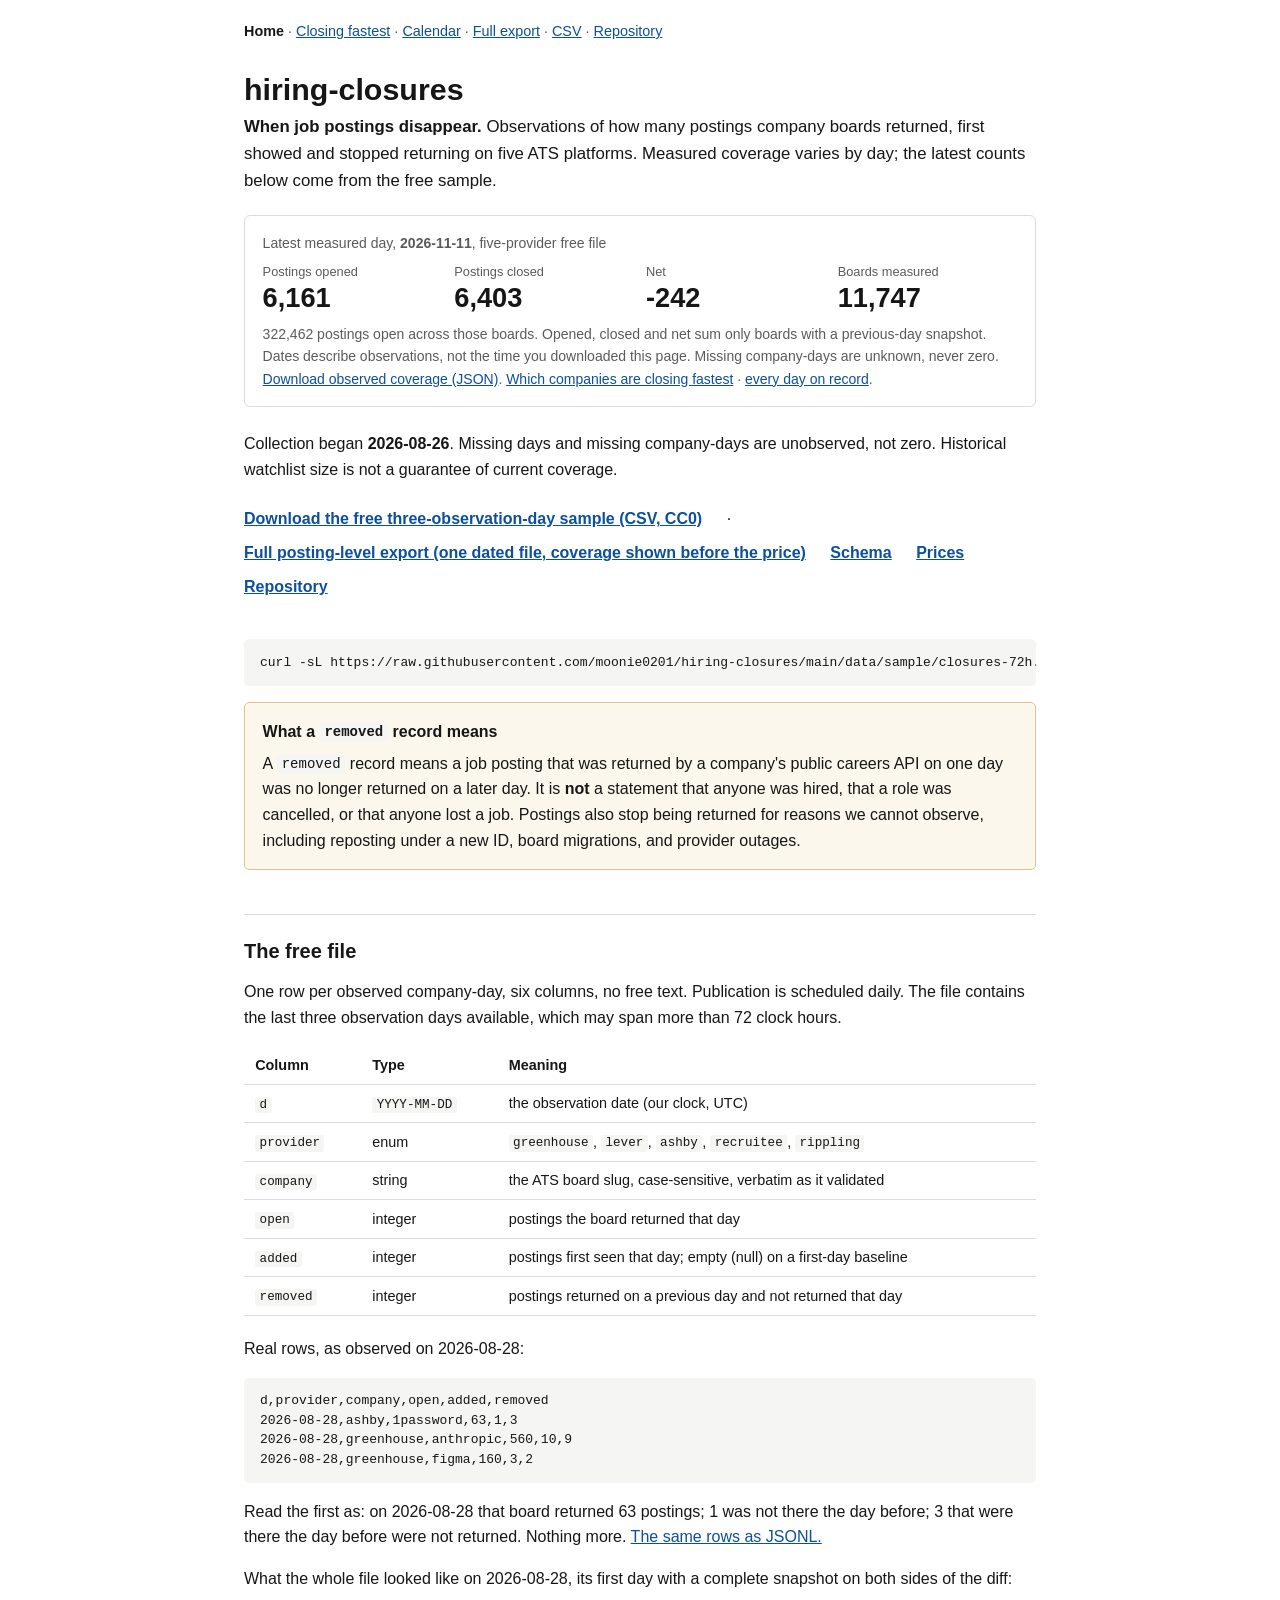
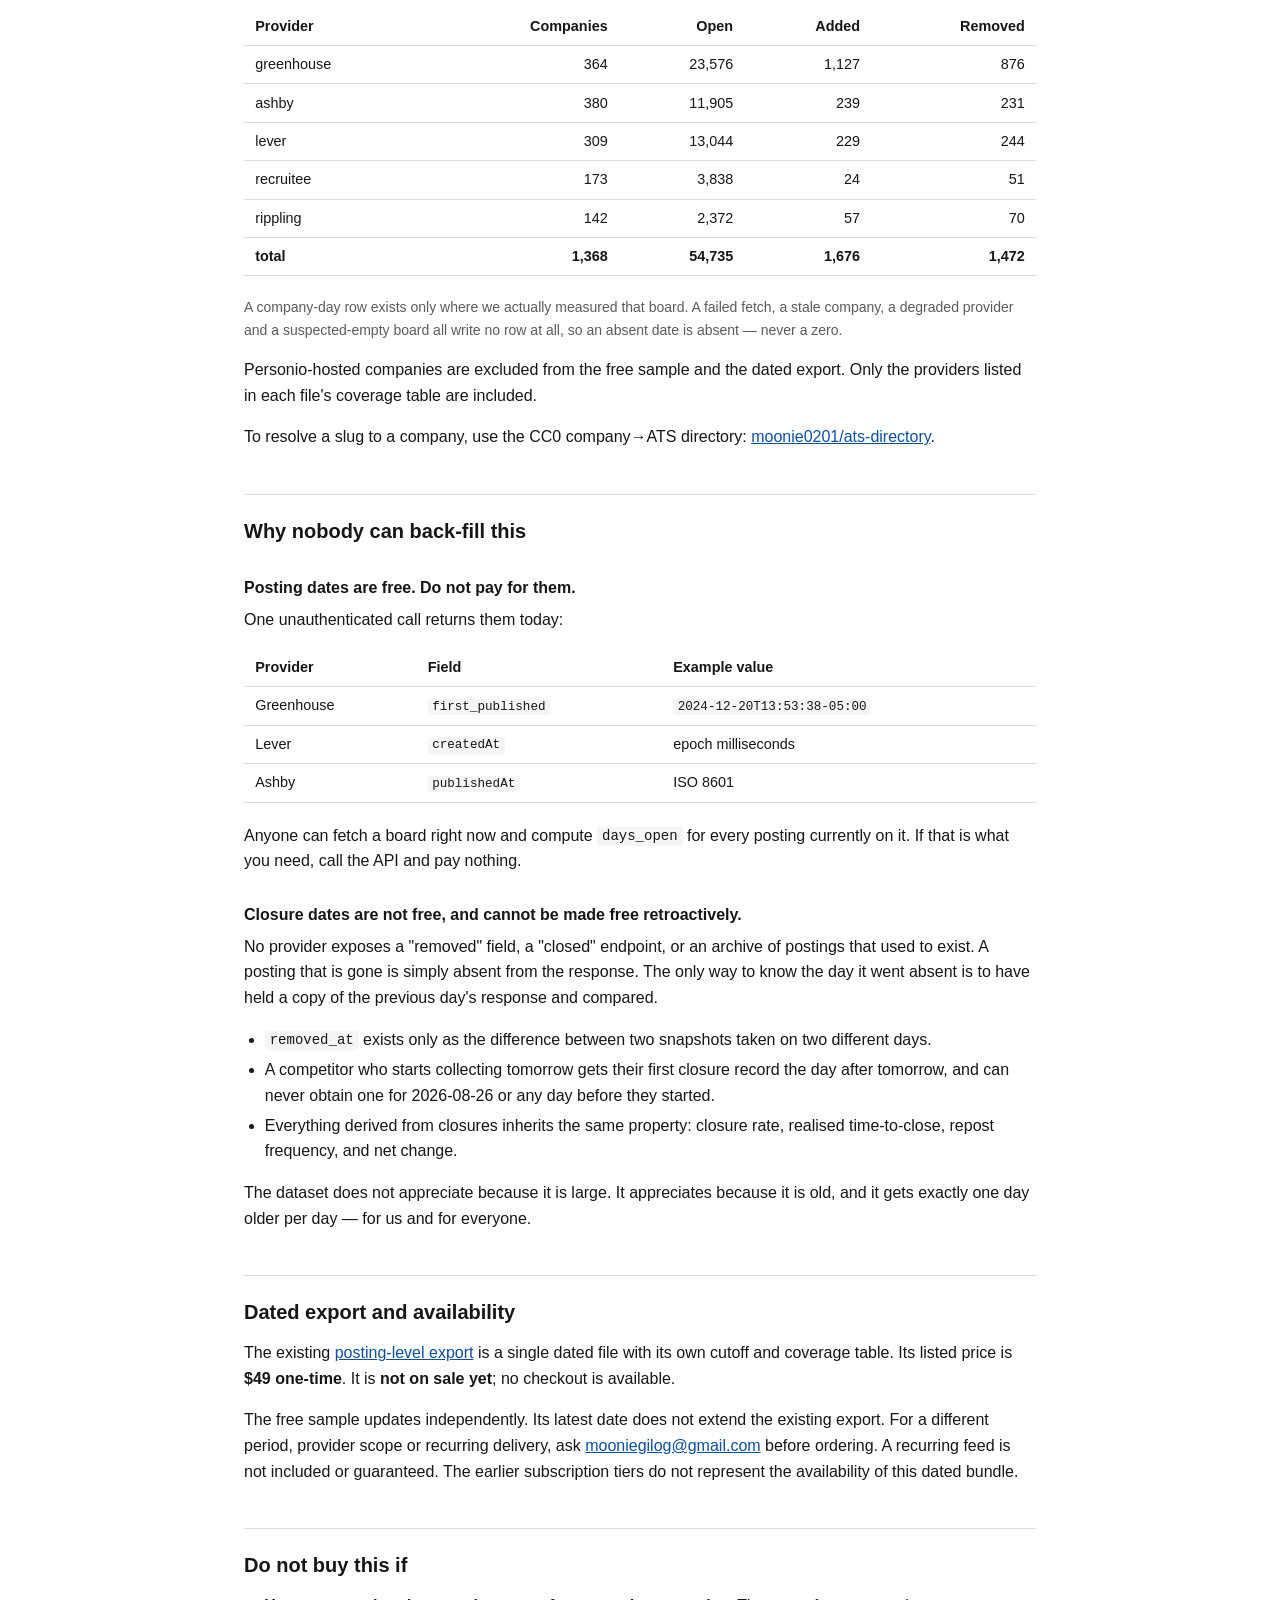
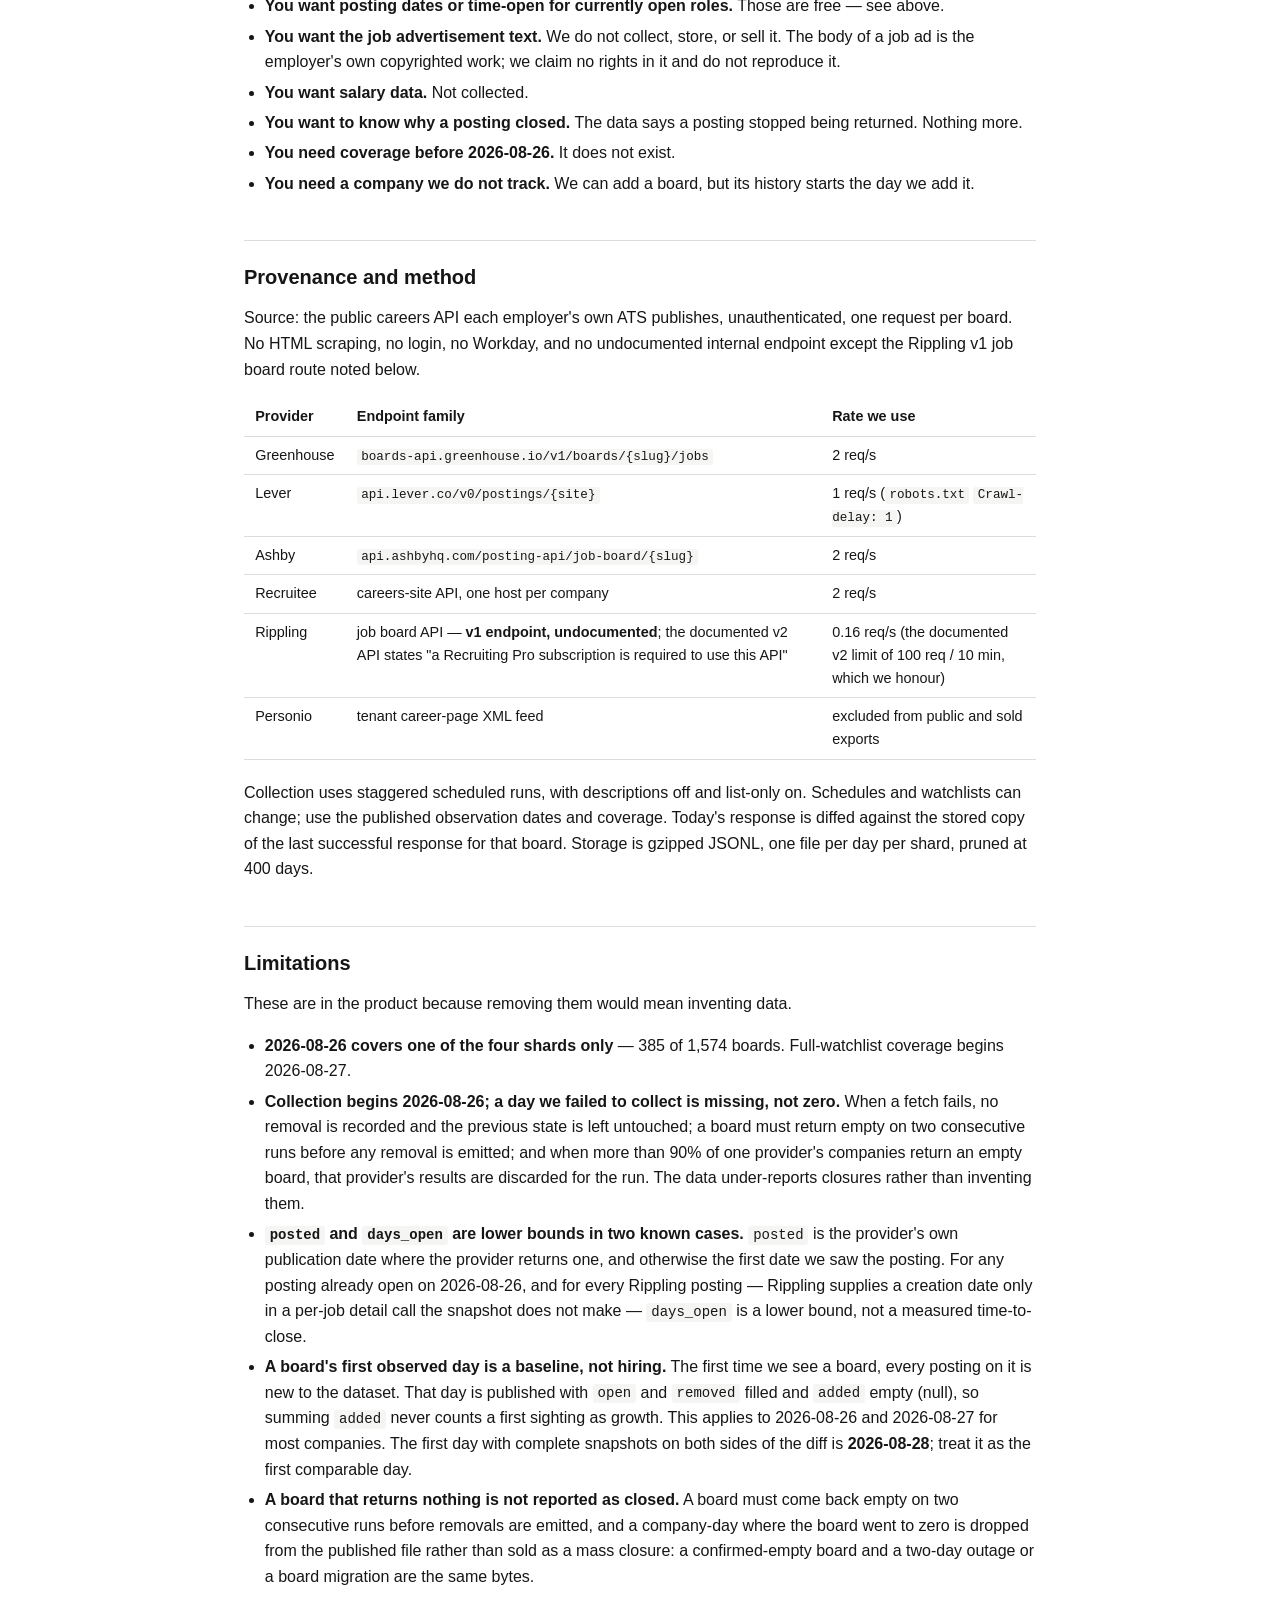
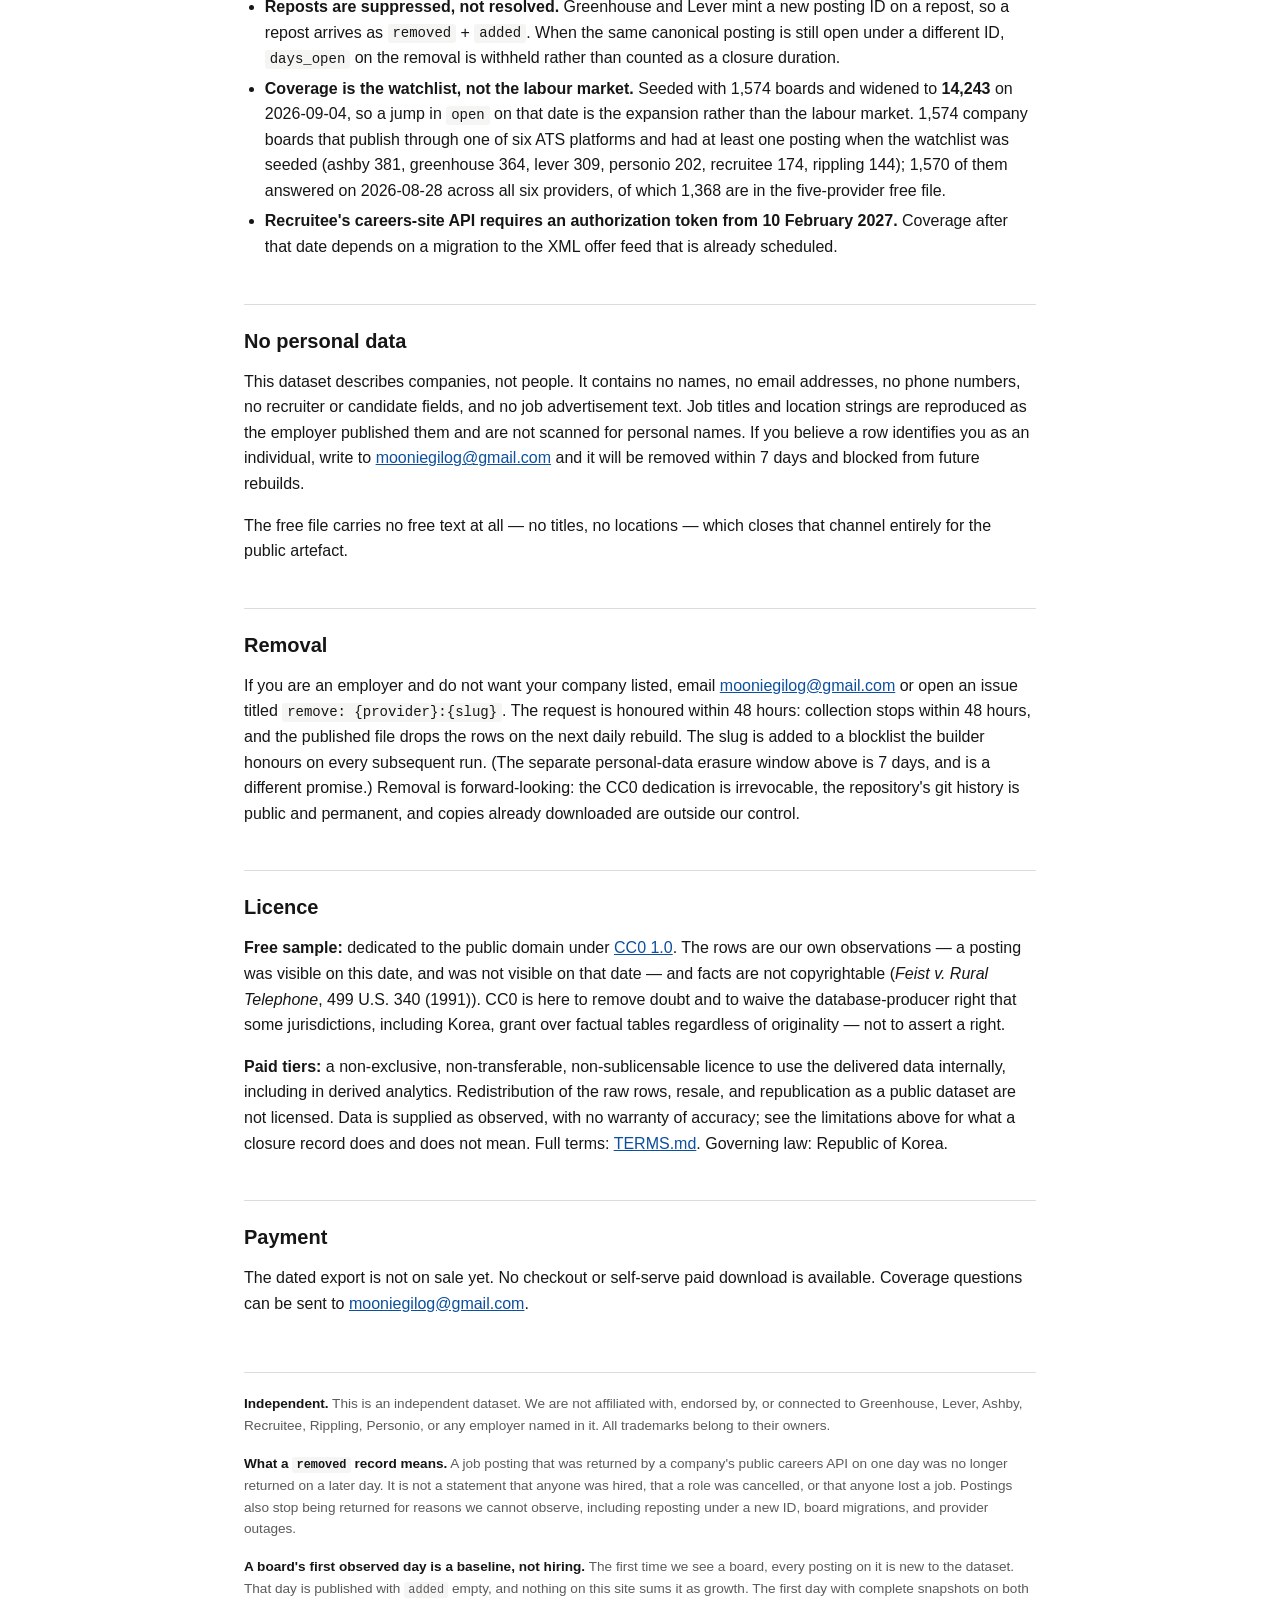
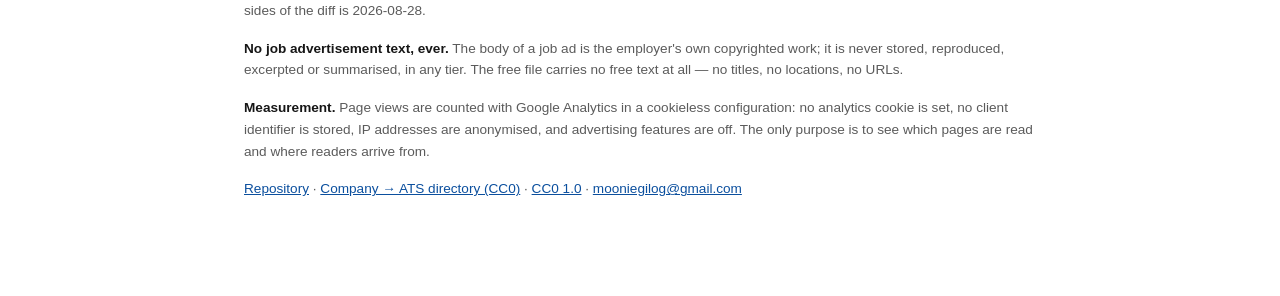
<file: docs/index.html>
<!doctype html>
<html lang="en">
<head>
<meta charset="utf-8">
<meta name="viewport" content="width=device-width, initial-scale=1">
<title>hiring-closures — when job postings disappear</title>
<meta name="description" content="A daily record of when job postings stop being returned by company careers APIs. Observed company boards on five ATS platforms since 2026-08-26. Free three-day sample under CC0.">
<link rel="canonical" href="https://moonie0201.github.io/hiring-closures/">
<meta property="og:type" content="website">
<meta property="og:site_name" content="hiring-closures">
<meta property="og:title" content="hiring-closures — when job postings disappear">
<meta property="og:description" content="A daily record of when job postings stop being returned by company careers APIs. Observed company boards on five ATS platforms since 2026-08-26. Free three-day sample under CC0.">
<meta property="og:url" content="https://moonie0201.github.io/hiring-closures/">
<link rel="stylesheet" href="style.css">
<script async src="https://www.googletagmanager.com/gtag/js?id=G-3G87HK9EL5"></script>
<script>
window.dataLayer = window.dataLayer || [];
function gtag(){dataLayer.push(arguments);}
gtag('js', new Date());
gtag('config', 'G-3G87HK9EL5', {
  'client_storage': 'none',
  'allow_google_signals': false,
  'allow_ad_personalization_signals': false,
  'anonymize_ip': true
});
</script>
<script type="application/ld+json">
{
 "@context": "https://schema.org",
 "@type": "Dataset",
 "creator": {
  "@type": "Organization",
  "name": "hiring-closures",
  "url": "https://github.com/moonie0201/hiring-closures"
 },
 "dateModified": "2026-11-11",
 "description": "One row per company per day: how many job postings each company's public careers API returned (open), how many were first seen that day (added) and how many returned on a previous day were no longer returned (removed). Observed boards on five ATS platforms (Greenhouse, Lever, Ashby, Recruitee, Rippling); coverage varies by day. Collection began 2026-08-26. The free file holds the last three observation days, six aggregate columns, no job titles, no URLs, no advertisement text, rebuilt daily and dedicated to the public domain under CC0 1.0. A removed record means a posting stopped being returned by the API; it says nothing about hires, cancellations or people.",
 "distribution": [
  {
   "@type": "DataDownload",
   "contentUrl": "https://raw.githubusercontent.com/moonie0201/hiring-closures/main/data/sample/closures-72h.csv",
   "encodingFormat": "text/csv"
  },
  {
   "@type": "DataDownload",
   "contentUrl": "https://raw.githubusercontent.com/moonie0201/hiring-closures/main/data/sample/closures-72h.jsonl",
   "encodingFormat": "application/x-ndjson"
  }
 ],
 "identifier": "https://github.com/moonie0201/hiring-closures",
 "isAccessibleForFree": true,
 "keywords": [
  "job postings",
  "hiring",
  "job posting closures",
  "applicant tracking systems",
  "labour market",
  "Greenhouse",
  "Lever",
  "Ashby",
  "Recruitee",
  "Rippling"
 ],
 "license": "https://creativecommons.org/publicdomain/zero/1.0/",
 "measurementTechnique": "Daily snapshot of each employer's public ATS careers API, diffed against the previous snapshot; added and removed are counts of posting IDs that appeared or disappeared between the two.",
 "name": "hiring-closures: daily job-posting closures across company careers boards",
 "sameAs": "https://github.com/moonie0201/hiring-closures",
 "temporalCoverage": "2026-11-09/2026-11-11",
 "url": "https://moonie0201.github.io/hiring-closures/",
 "variableMeasured": [
  {
   "@type": "PropertyValue",
   "description": "observation date, UTC",
   "name": "d"
  },
  {
   "@type": "PropertyValue",
   "description": "ATS platform: greenhouse, lever, ashby, recruitee, rippling",
   "name": "provider"
  },
  {
   "@type": "PropertyValue",
   "description": "the ATS board slug, verbatim",
   "name": "company"
  },
  {
   "@type": "PropertyValue",
   "description": "postings the board returned that day",
   "name": "open"
  },
  {
   "@type": "PropertyValue",
   "description": "postings first seen that day; empty on a board's first observed day",
   "name": "added"
  },
  {
   "@type": "PropertyValue",
   "description": "postings returned on a previous day and not returned that day",
   "name": "removed"
  }
 ]
}
</script>
</head>
<body>
<nav><a href="./" aria-current="page">Home</a> · <a href="closing-fastest.html">Closing fastest</a> · <a href="calendar.html">Calendar</a> · <a href="export.html">Full export</a> · <a href="https://raw.githubusercontent.com/moonie0201/hiring-closures/main/data/sample/closures-72h.csv">CSV</a> · <a href="https://github.com/moonie0201/hiring-closures">Repository</a></nav>
<h1>hiring-closures</h1>
<p class="lede"><strong>When job postings disappear.</strong> Observations of how many
postings company boards returned, first showed and stopped returning on five ATS platforms.
Measured coverage varies by day; the latest counts below come from the free sample.</p>

<section class="stats" aria-label="Latest measured day">
<p class="small muted">Latest measured day, <strong>2026-11-11</strong>, five-provider free file</p>
<dl>
<div><dt>Postings opened</dt><dd>6,161</dd></div>
<div><dt>Postings closed</dt><dd>6,403</dd></div>
<div><dt>Net</dt><dd>-242</dd></div>
<div><dt>Boards measured</dt><dd>11,747</dd></div>
</dl>
<p class="small muted">322,462 postings open across those boards. Opened, closed
and net sum only boards with a previous-day snapshot.
Dates describe observations, not the time you downloaded this page. Missing company-days
are unknown, never zero. <a href="coverage.json">Download observed coverage (JSON)</a>.
<a href="closing-fastest.html">Which companies are closing fastest</a> ·
<a href="calendar.html">every day on record</a>.</p>
</section>

<p>Collection began <strong>2026-08-26</strong>. Missing days and missing company-days are
unobserved, not zero. Historical watchlist size is not a guarantee of current coverage.</p>

<p class="cta">
  <a href="https://raw.githubusercontent.com/moonie0201/hiring-closures/main/data/sample/closures-72h.csv">Download the free three-observation-day sample (CSV, CC0)</a>
  · <a href="export.html">Full posting-level export (one dated file, coverage shown before the price)</a>
  <a href="#free">Schema</a>
  <a href="#prices">Prices</a>
  <a href="https://github.com/moonie0201/hiring-closures">Repository</a>
</p>

<pre><code>curl -sL https://raw.githubusercontent.com/moonie0201/hiring-closures/main/data/sample/closures-72h.csv</code></pre>

<div class="note">
<h3 style="margin-top:0">What a <code>removed</code> record means</h3>
<p>A <code>removed</code> record means a job posting that was returned by a company's public
careers API on one day was no longer returned on a later day. It is <strong>not</strong> a
statement that anyone was hired, that a role was cancelled, or that anyone lost a job.
Postings also stop being returned for reasons we cannot observe, including reposting under a
new ID, board migrations, and provider outages.</p>
</div>

<h2 id="free">The free file</h2>
<p>One row per observed company-day, six columns, no free text. Publication is scheduled daily.
The file contains the last three observation days available, which may span more than 72 clock hours.</p>

<div class="tw">
<table>
<thead><tr><th>Column</th><th>Type</th><th>Meaning</th></tr></thead>
<tbody>
<tr><td><code>d</code></td><td><code>YYYY-MM-DD</code></td><td>the observation date (our clock, UTC)</td></tr>
<tr><td><code>provider</code></td><td>enum</td><td><code>greenhouse</code>, <code>lever</code>, <code>ashby</code>, <code>recruitee</code>, <code>rippling</code></td></tr>
<tr><td><code>company</code></td><td>string</td><td>the ATS board slug, case-sensitive, verbatim as it validated</td></tr>
<tr><td><code>open</code></td><td>integer</td><td>postings the board returned that day</td></tr>
<tr><td><code>added</code></td><td>integer</td><td>postings first seen that day; empty (null) on a first-day baseline</td></tr>
<tr><td><code>removed</code></td><td>integer</td><td>postings returned on a previous day and not returned that day</td></tr>
</tbody>
</table>
</div>

<p>Real rows, as observed on 2026-08-28:</p>
<pre><code>d,provider,company,open,added,removed
2026-08-28,ashby,1password,63,1,3
2026-08-28,greenhouse,anthropic,560,10,9
2026-08-28,greenhouse,figma,160,3,2</code></pre>
<p>Read the first as: on 2026-08-28 that board returned 63 postings; 1 was not there the day
before; 3 that were there the day before were not returned. Nothing more.
<a href="https://raw.githubusercontent.com/moonie0201/hiring-closures/main/data/sample/closures-72h.jsonl">The
same rows as JSONL.</a></p>

<p>What the whole file looked like on 2026-08-28, its first day with a complete snapshot on
both sides of the diff:</p>
<div class="tw">
<table>
<thead><tr><th>Provider</th><th class="n">Companies</th><th class="n">Open</th><th class="n">Added</th><th class="n">Removed</th></tr></thead>
<tbody>
<tr><td>greenhouse</td><td class="n">364</td><td class="n">23,576</td><td class="n">1,127</td><td class="n">876</td></tr>
<tr><td>ashby</td><td class="n">380</td><td class="n">11,905</td><td class="n">239</td><td class="n">231</td></tr>
<tr><td>lever</td><td class="n">309</td><td class="n">13,044</td><td class="n">229</td><td class="n">244</td></tr>
<tr><td>recruitee</td><td class="n">173</td><td class="n">3,838</td><td class="n">24</td><td class="n">51</td></tr>
<tr><td>rippling</td><td class="n">142</td><td class="n">2,372</td><td class="n">57</td><td class="n">70</td></tr>
<tr><td><strong>total</strong></td><td class="n"><strong>1,368</strong></td><td class="n"><strong>54,735</strong></td><td class="n"><strong>1,676</strong></td><td class="n"><strong>1,472</strong></td></tr>
</tbody>
</table>
</div>
<p class="small muted">A company-day row exists only where we actually measured that board. A
failed fetch, a stale company, a degraded provider and a suspected-empty board all write no
row at all, so an absent date is absent — never a zero.</p>

<p>Personio-hosted companies are excluded from the free sample and the dated export.
Only the providers listed in each file's coverage table are included.</p>

<p>To resolve a slug to a company, use the CC0 company→ATS directory:
<a href="https://github.com/moonie0201/ats-directory">moonie0201/ats-directory</a>.</p>

<h2 id="moat">Why nobody can back-fill this</h2>

<h3>Posting dates are free. Do not pay for them.</h3>
<p>One unauthenticated call returns them today:</p>
<div class="tw">
<table>
<thead><tr><th>Provider</th><th>Field</th><th>Example value</th></tr></thead>
<tbody>
<tr><td>Greenhouse</td><td><code>first_published</code></td><td><code>2024-12-20T13:53:38-05:00</code></td></tr>
<tr><td>Lever</td><td><code>createdAt</code></td><td>epoch milliseconds</td></tr>
<tr><td>Ashby</td><td><code>publishedAt</code></td><td>ISO 8601</td></tr>
</tbody>
</table>
</div>
<p>Anyone can fetch a board right now and compute <code>days_open</code> for every posting
currently on it. If that is what you need, call the API and pay nothing.</p>

<h3>Closure dates are not free, and cannot be made free retroactively.</h3>
<p>No provider exposes a "removed" field, a "closed" endpoint, or an archive of postings that
used to exist. A posting that is gone is simply absent from the response. The only way to
know the day it went absent is to have held a copy of the previous day's response and
compared.</p>
<ul>
<li><code>removed_at</code> exists only as the difference between two snapshots taken on two
different days.</li>
<li>A competitor who starts collecting tomorrow gets their first closure record the day after
tomorrow, and can never obtain one for 2026-08-26 or any day before they started.</li>
<li>Everything derived from closures inherits the same property: closure rate, realised
time-to-close, repost frequency, and net change.</li>
</ul>
<p>The dataset does not appreciate because it is large. It appreciates because it is old, and
it gets exactly one day older per day — for us and for everyone.</p>

<h2 id="prices">Dated export and availability</h2>
<p>The existing <a href="export.html">posting-level export</a> is a single dated file with
its own cutoff and coverage table. Its listed price is <strong>$49 one-time</strong>.
It is <strong>not on sale yet</strong>; no checkout is available.</p>
<p>The free sample updates independently. Its latest date does not extend the existing
export. For a different period, provider scope or recurring delivery, ask
<a href="mailto:mooniegilog@gmail.com">mooniegilog@gmail.com</a> before ordering.
A recurring feed is not included or guaranteed. The earlier subscription tiers do not
represent the availability of this dated bundle.</p>

<h2 id="dont">Do not buy this if</h2>
<ul>
<li><strong>You want posting dates or time-open for currently open roles.</strong> Those are
free — see above.</li>
<li><strong>You want the job advertisement text.</strong> We do not collect, store, or sell
it. The body of a job ad is the employer's own copyrighted work; we claim no rights in it and
do not reproduce it.</li>
<li><strong>You want salary data.</strong> Not collected.</li>
<li><strong>You want to know why a posting closed.</strong> The data says a posting stopped
being returned. Nothing more.</li>
<li><strong>You need coverage before 2026-08-26.</strong> It does not exist.</li>
<li><strong>You need a company we do not track.</strong> We can add a board, but its history
starts the day we add it.</li>
</ul>

<h2 id="method">Provenance and method</h2>
<p>Source: the public careers API each employer's own ATS publishes, unauthenticated, one
request per board. No HTML scraping, no login, no Workday, and no undocumented internal
endpoint except the Rippling v1 job board route noted below.</p>
<div class="tw">
<table>
<thead><tr><th>Provider</th><th>Endpoint family</th><th>Rate we use</th></tr></thead>
<tbody>
<tr><td>Greenhouse</td><td><code>boards-api.greenhouse.io/v1/boards/{slug}/jobs</code></td><td>2 req/s</td></tr>
<tr><td>Lever</td><td><code>api.lever.co/v0/postings/{site}</code></td><td>1 req/s (<code>robots.txt</code> <code>Crawl-delay: 1</code>)</td></tr>
<tr><td>Ashby</td><td><code>api.ashbyhq.com/posting-api/job-board/{slug}</code></td><td>2 req/s</td></tr>
<tr><td>Recruitee</td><td>careers-site API, one host per company</td><td>2 req/s</td></tr>
<tr><td>Rippling</td><td>job board API — <strong>v1 endpoint, undocumented</strong>; the documented v2 API states "a Recruiting Pro subscription is required to use this API"</td><td>0.16 req/s (the documented v2 limit of 100 req / 10 min, which we honour)</td></tr>
<tr><td>Personio</td><td>tenant career-page XML feed</td><td>excluded from public and sold exports</td></tr>
</tbody>
</table>
</div>
<p>Collection uses staggered scheduled runs, with descriptions off and list-only on.
Schedules and watchlists can change; use the published observation dates and coverage. Today's response is diffed against
the stored copy of the last successful response for that board. Storage is gzipped JSONL, one
file per day per shard, pruned at 400 days.</p>

<h2 id="limits">Limitations</h2>
<p>These are in the product because removing them would mean inventing data.</p>
<ul>
<li><strong>2026-08-26 covers one of the four shards only</strong> — 385 of 1,574 boards.
Full-watchlist coverage begins 2026-08-27.</li>
<li><strong>Collection begins 2026-08-26; a day we failed to collect is missing, not
zero.</strong> When a fetch fails, no removal is recorded and the previous state is left
untouched; a board must return empty on two consecutive runs before any removal is emitted;
and when more than 90% of one provider's companies return an empty board, that provider's
results are discarded for the run. The data under-reports closures rather than inventing
them.</li>
<li><strong><code>posted</code> and <code>days_open</code> are lower bounds in two known
cases.</strong> <code>posted</code> is the provider's own publication date where the provider
returns one, and otherwise the first date we saw the posting. For any posting already open on
2026-08-26, and for every Rippling posting — Rippling supplies a creation date only in a
per-job detail call the snapshot does not make — <code>days_open</code> is a lower bound, not
a measured time-to-close.</li>
<li><strong>A board's first observed day is a baseline, not hiring.</strong> The first time we see a board, every posting on it is new to the dataset. That day is published with <code>open</code> and <code>removed</code> filled and <code>added</code> empty (null), so summing <code>added</code> never counts a first sighting as growth. This applies to 2026-08-26 and 2026-08-27 for most companies. The first day with complete snapshots on both sides of the diff is <strong>2026-08-28</strong>; treat it as the first comparable day.</li>
<li><strong>A board that returns nothing is not reported as closed.</strong> A board must come
back empty on two consecutive runs before removals are emitted, and a company-day where the
board went to zero is dropped from the published file rather than sold as a mass closure: a
confirmed-empty board and a two-day outage or a board migration are the same bytes.</li>
<li><strong>Reposts are suppressed, not resolved.</strong> Greenhouse and Lever mint a new
posting ID on a repost, so a repost arrives as <code>removed</code> + <code>added</code>. When
the same canonical posting is still open under a different ID, <code>days_open</code> on the
removal is withheld rather than counted as a closure duration.</li>
<li><strong>Coverage is the watchlist, not the labour market.</strong> Seeded with 1,574 boards and widened to <strong>14,243</strong> on 2026-09-04, so a jump in <code>open</code> on that date is the expansion rather than the labour market. 1,574 company boards
that publish through one of six ATS platforms and had at least one posting when the watchlist
was seeded (ashby 381, greenhouse 364, lever 309, personio 202, recruitee 174, rippling 144);
1,570 of them answered on 2026-08-28 across all six providers, of which 1,368 are in the
five-provider free file.</li>
<li><strong>Recruitee's careers-site API requires an authorization token from 10 February
2027.</strong> Coverage after that date depends on a migration to the XML offer feed that is
already scheduled.</li>
</ul>

<h2 id="privacy">No personal data</h2>
<p>This dataset describes companies, not people. It contains no names, no email addresses, no
phone numbers, no recruiter or candidate fields, and no job advertisement text. Job titles and
location strings are reproduced as the employer published them and are not scanned for
personal names. If you believe a row identifies you as an individual, write to
<a href="mailto:mooniegilog@gmail.com">mooniegilog@gmail.com</a> and it will be removed within
7 days and blocked from future rebuilds.</p>
<p>The free file carries no free text at all — no titles, no locations — which closes that
channel entirely for the public artefact.</p>

<h2 id="removal">Removal</h2>
<p>If you are an employer and do not want your company listed, email
<a href="mailto:mooniegilog@gmail.com">mooniegilog@gmail.com</a> or open an issue titled
<code>remove: {provider}:{slug}</code>. The request is honoured within 48 hours: collection
stops within 48 hours, and the published file drops the rows on the next daily rebuild. The
slug is added to a blocklist the builder honours on every subsequent run. (The separate
personal-data erasure window above is 7 days, and is a different promise.) Removal is
forward-looking: the CC0
dedication is irrevocable, the repository's git history is public and permanent, and copies
already downloaded are outside our control.</p>

<h2 id="licence">Licence</h2>
<p><strong>Free sample:</strong> dedicated to the public domain under
<a href="https://github.com/moonie0201/hiring-closures/blob/main/LICENSE">CC0 1.0</a>. The rows
are our own observations — a posting was visible on this date, and was not visible on that
date — and facts are not copyrightable (<em>Feist v. Rural Telephone</em>, 499 U.S. 340
(1991)). CC0 is here to remove doubt and to waive the database-producer right that some
jurisdictions, including Korea, grant over factual tables regardless of originality — not to
assert a right.</p>
<p><strong>Paid tiers:</strong> a non-exclusive, non-transferable, non-sublicensable licence to
use the delivered data internally, including in derived analytics. Redistribution of the raw
rows, resale, and republication as a public dataset are not licensed. Data is supplied as
observed, with no warranty of accuracy; see the limitations above for what a closure record
does and does not mean. Full terms:
<a href="https://github.com/moonie0201/hiring-closures/blob/main/TERMS.md">TERMS.md</a>.
Governing law: Republic of Korea.</p>

<h2 id="payment">Payment</h2>
<p>The dated export is not on sale yet. No checkout or self-serve paid download is available.
Coverage questions can be sent to <a href="mailto:mooniegilog@gmail.com">mooniegilog@gmail.com</a>.</p>

<footer>
<div class="disclaimer">
<p><strong>Independent.</strong> This is an independent dataset. We are not affiliated with,
endorsed by, or connected to Greenhouse, Lever, Ashby, Recruitee, Rippling, Personio, or any
employer named in it. All trademarks belong to their owners.</p>
<p><strong>What a <code>removed</code> record means.</strong> A job posting that was returned
by a company's public careers API on one day was no longer returned on a later day. It is not
a statement that anyone was hired, that a role was cancelled, or that anyone lost a job.
Postings also stop being returned for reasons we cannot observe, including reposting under a
new ID, board migrations, and provider outages.</p>
<p><strong>A board's first observed day is a baseline, not hiring.</strong> The first time we
see a board, every posting on it is new to the dataset. That day is published with
<code>added</code> empty, and nothing on this site sums it as growth. The first day with
complete snapshots on both sides of the diff is 2026-08-28.</p>
<p><strong>No job advertisement text, ever.</strong> The body of a job ad is the employer's
own copyrighted work; it is never stored, reproduced, excerpted or summarised, in any tier.
The free file carries no free text at all — no titles, no locations, no URLs.</p>
<p><strong>Measurement.</strong> Page views are counted with Google Analytics in a
cookieless configuration: no analytics cookie is set, no client identifier is stored, IP
addresses are anonymised, and advertising features are off. The only purpose is to see which
pages are read and where readers arrive from.</p>
<p><a href="https://github.com/moonie0201/hiring-closures">Repository</a> ·
<a href="https://github.com/moonie0201/ats-directory">Company → ATS directory (CC0)</a> ·
<a href="https://creativecommons.org/publicdomain/zero/1.0/">CC0 1.0</a> ·
<a href="mailto:mooniegilog@gmail.com">mooniegilog@gmail.com</a></p>
</div>
</footer>
</body>
</html>
</file>
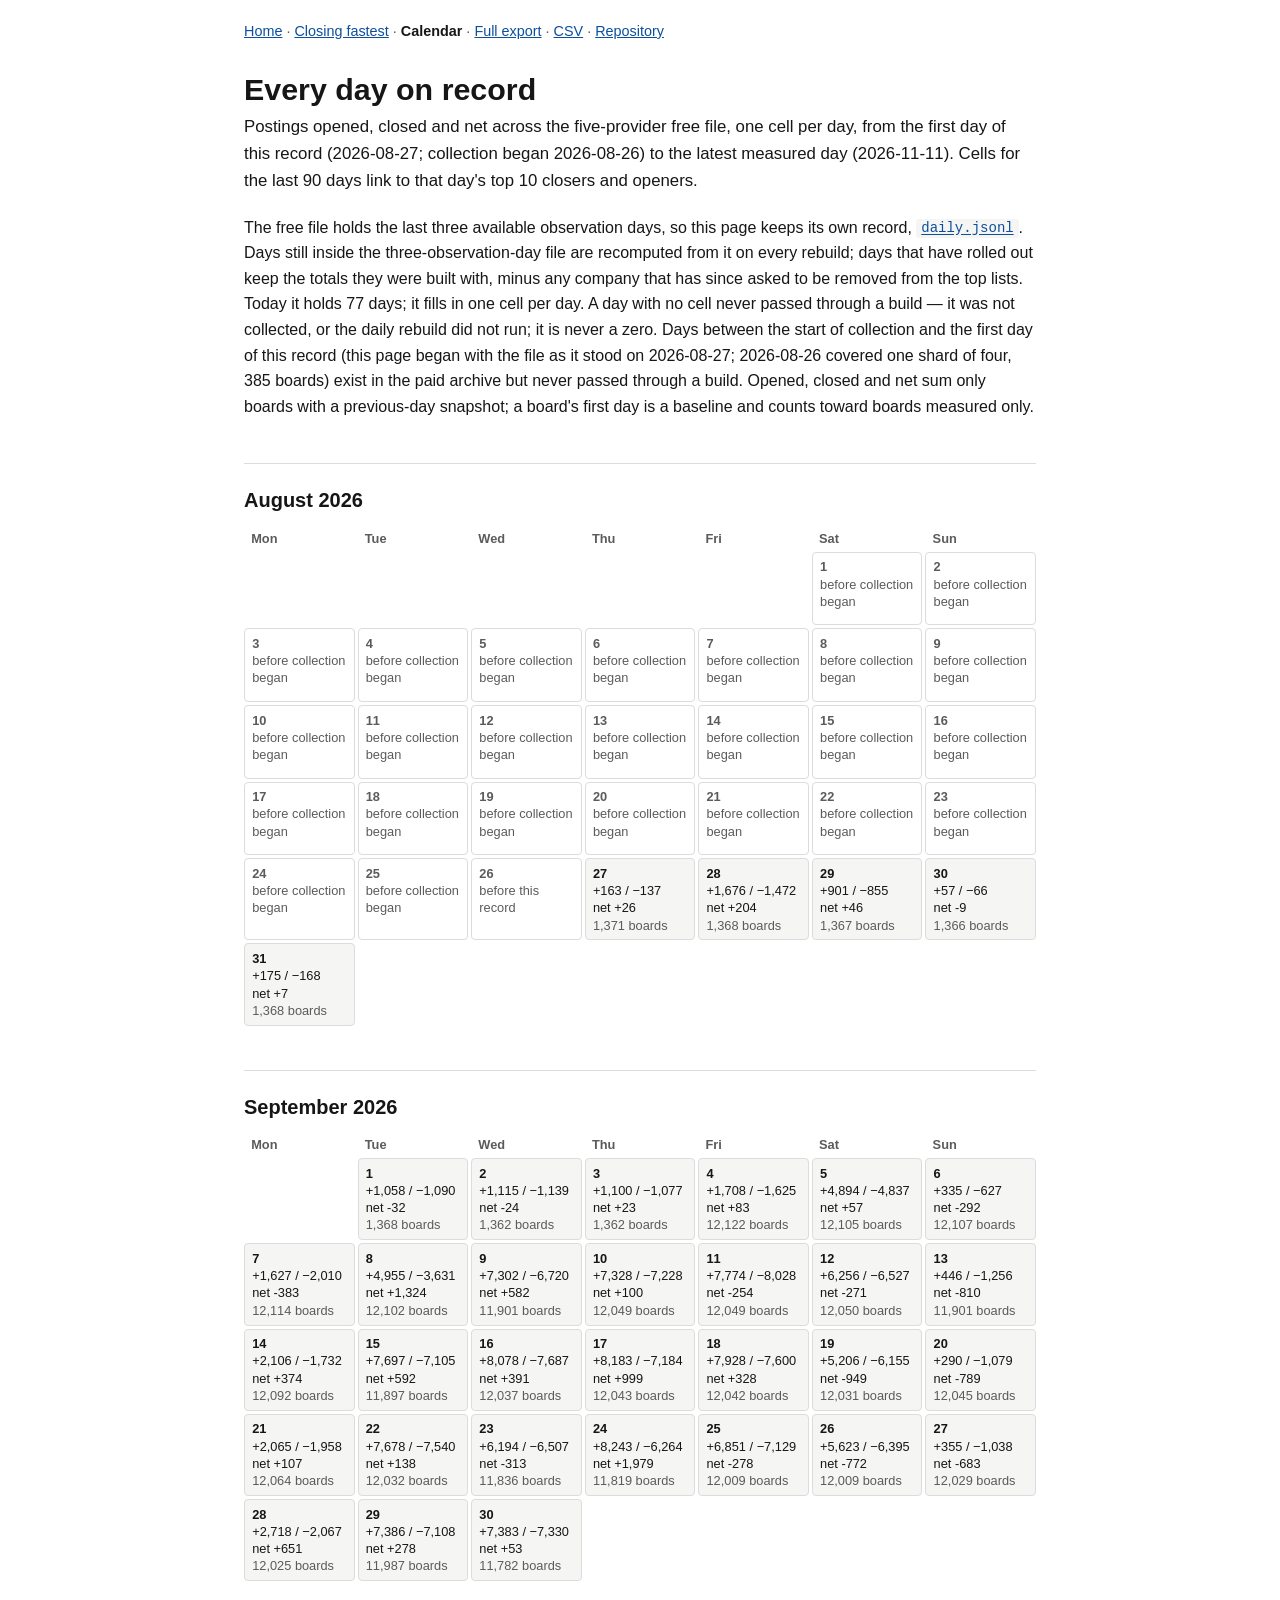
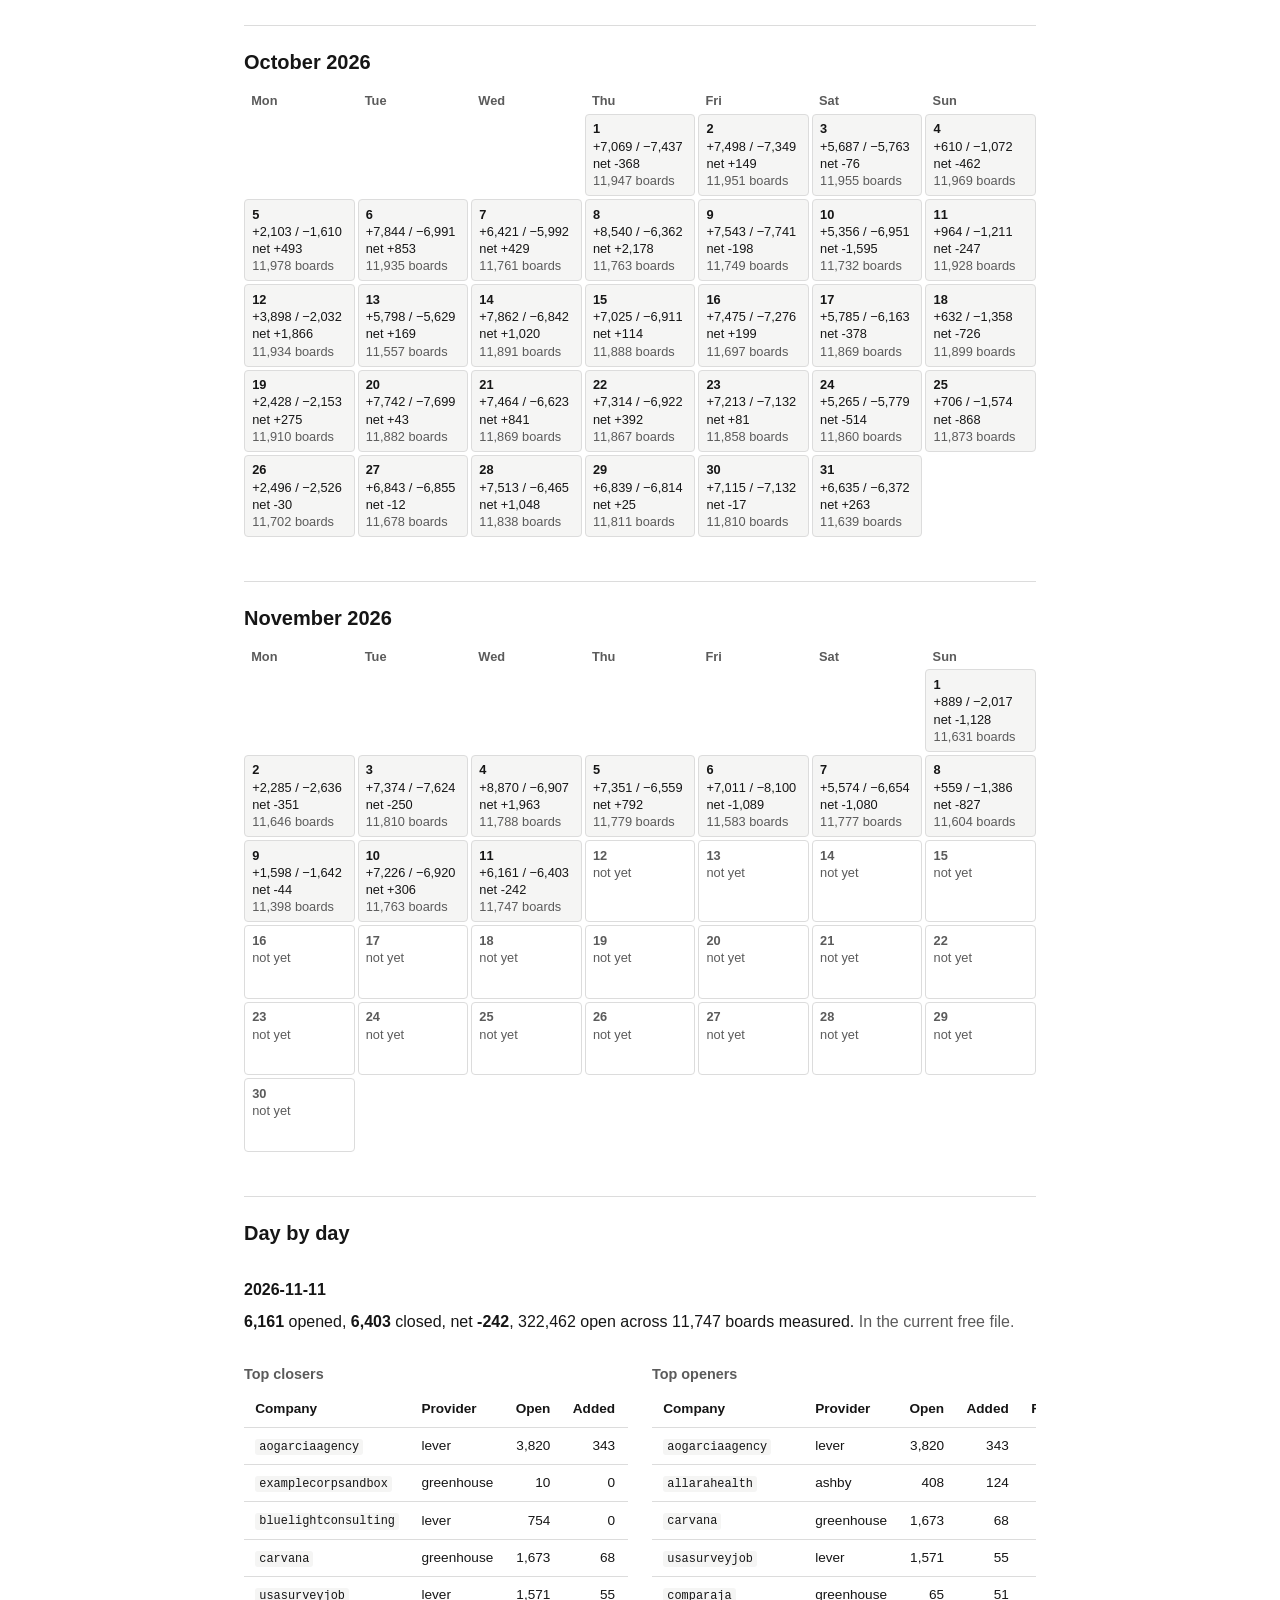
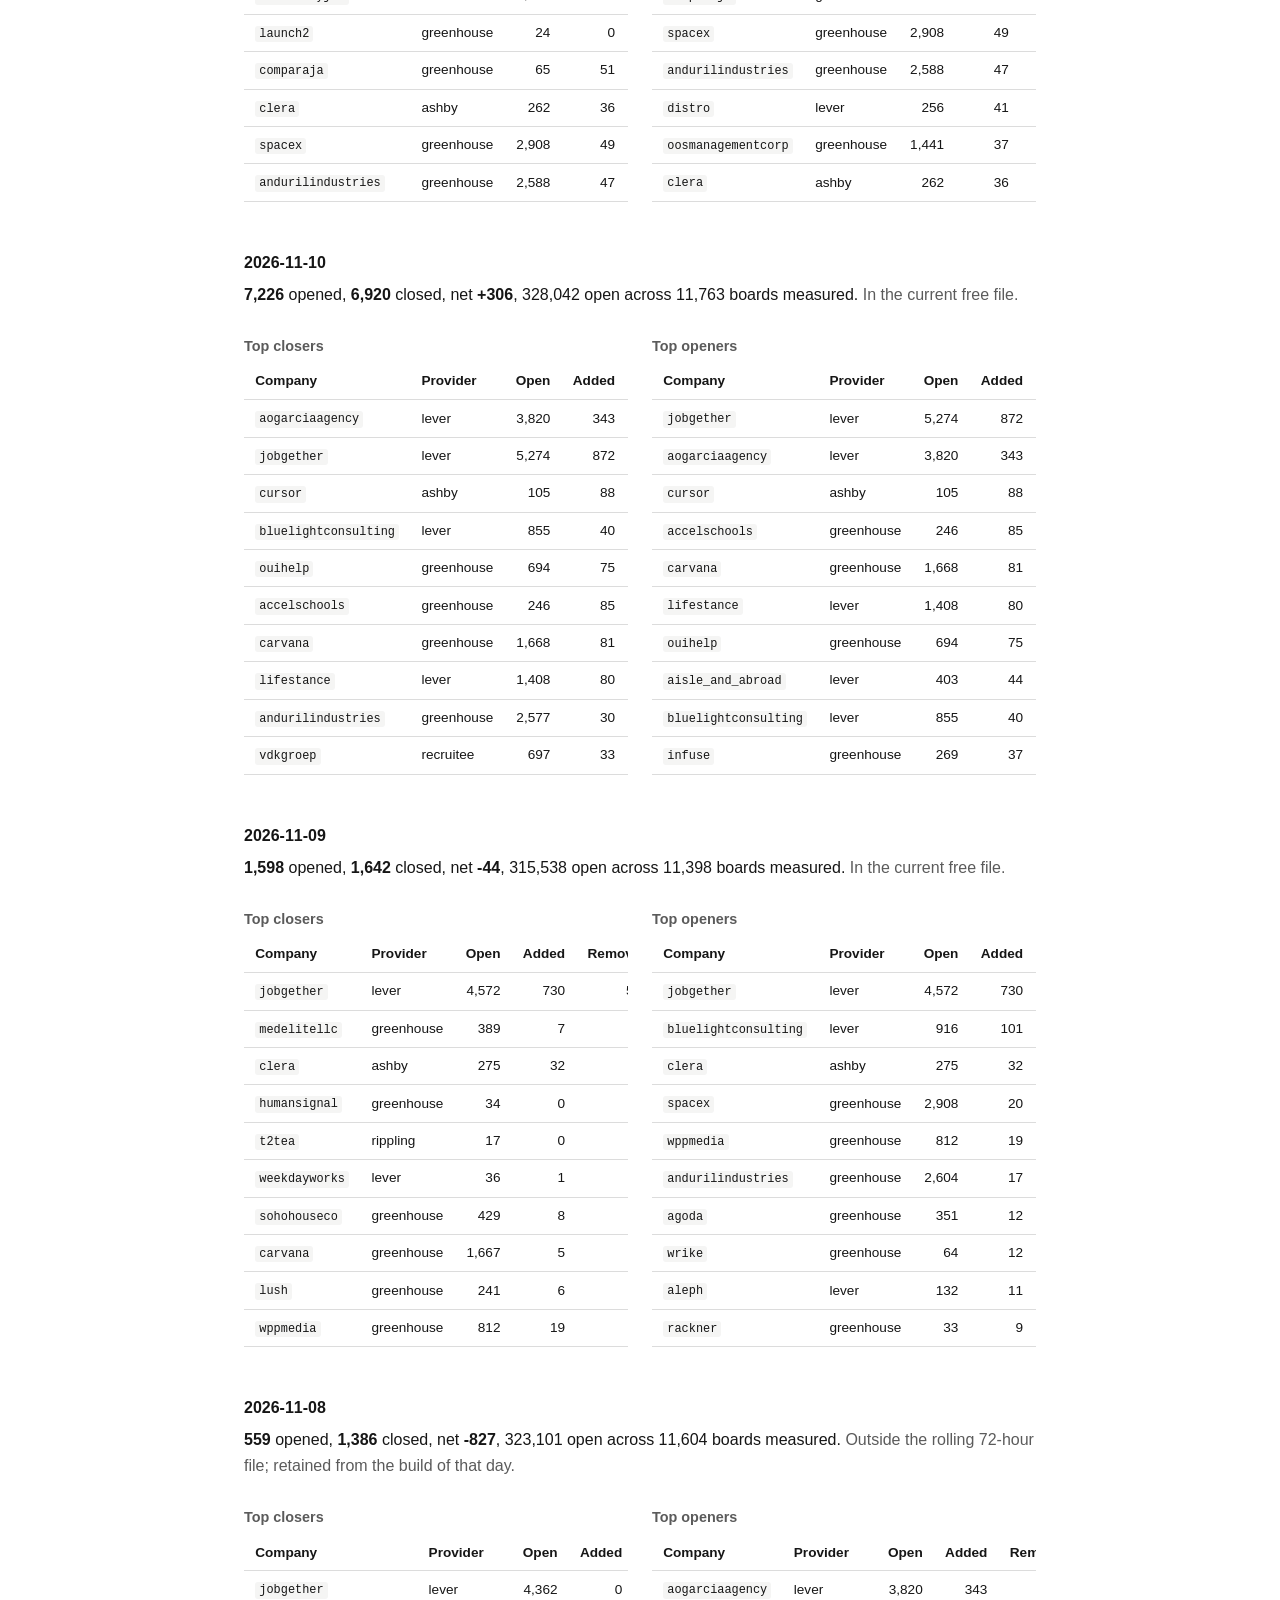
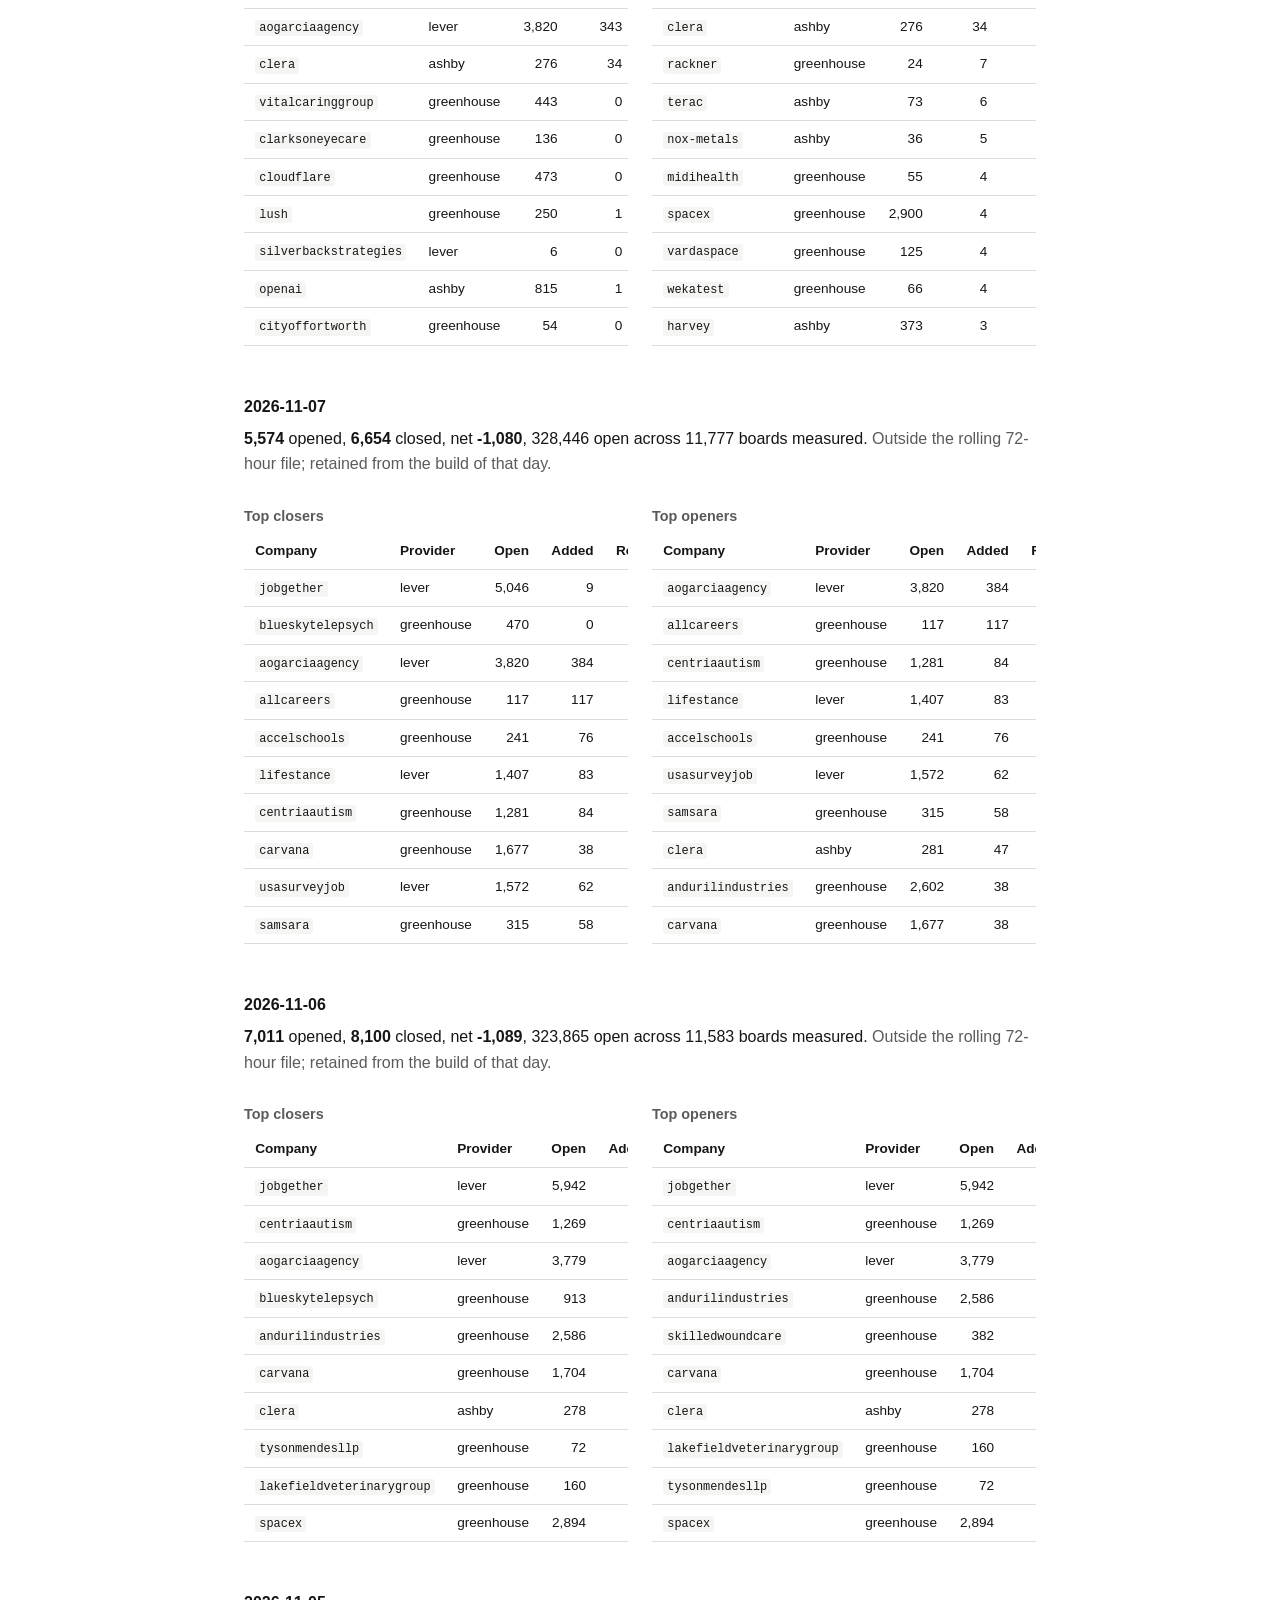
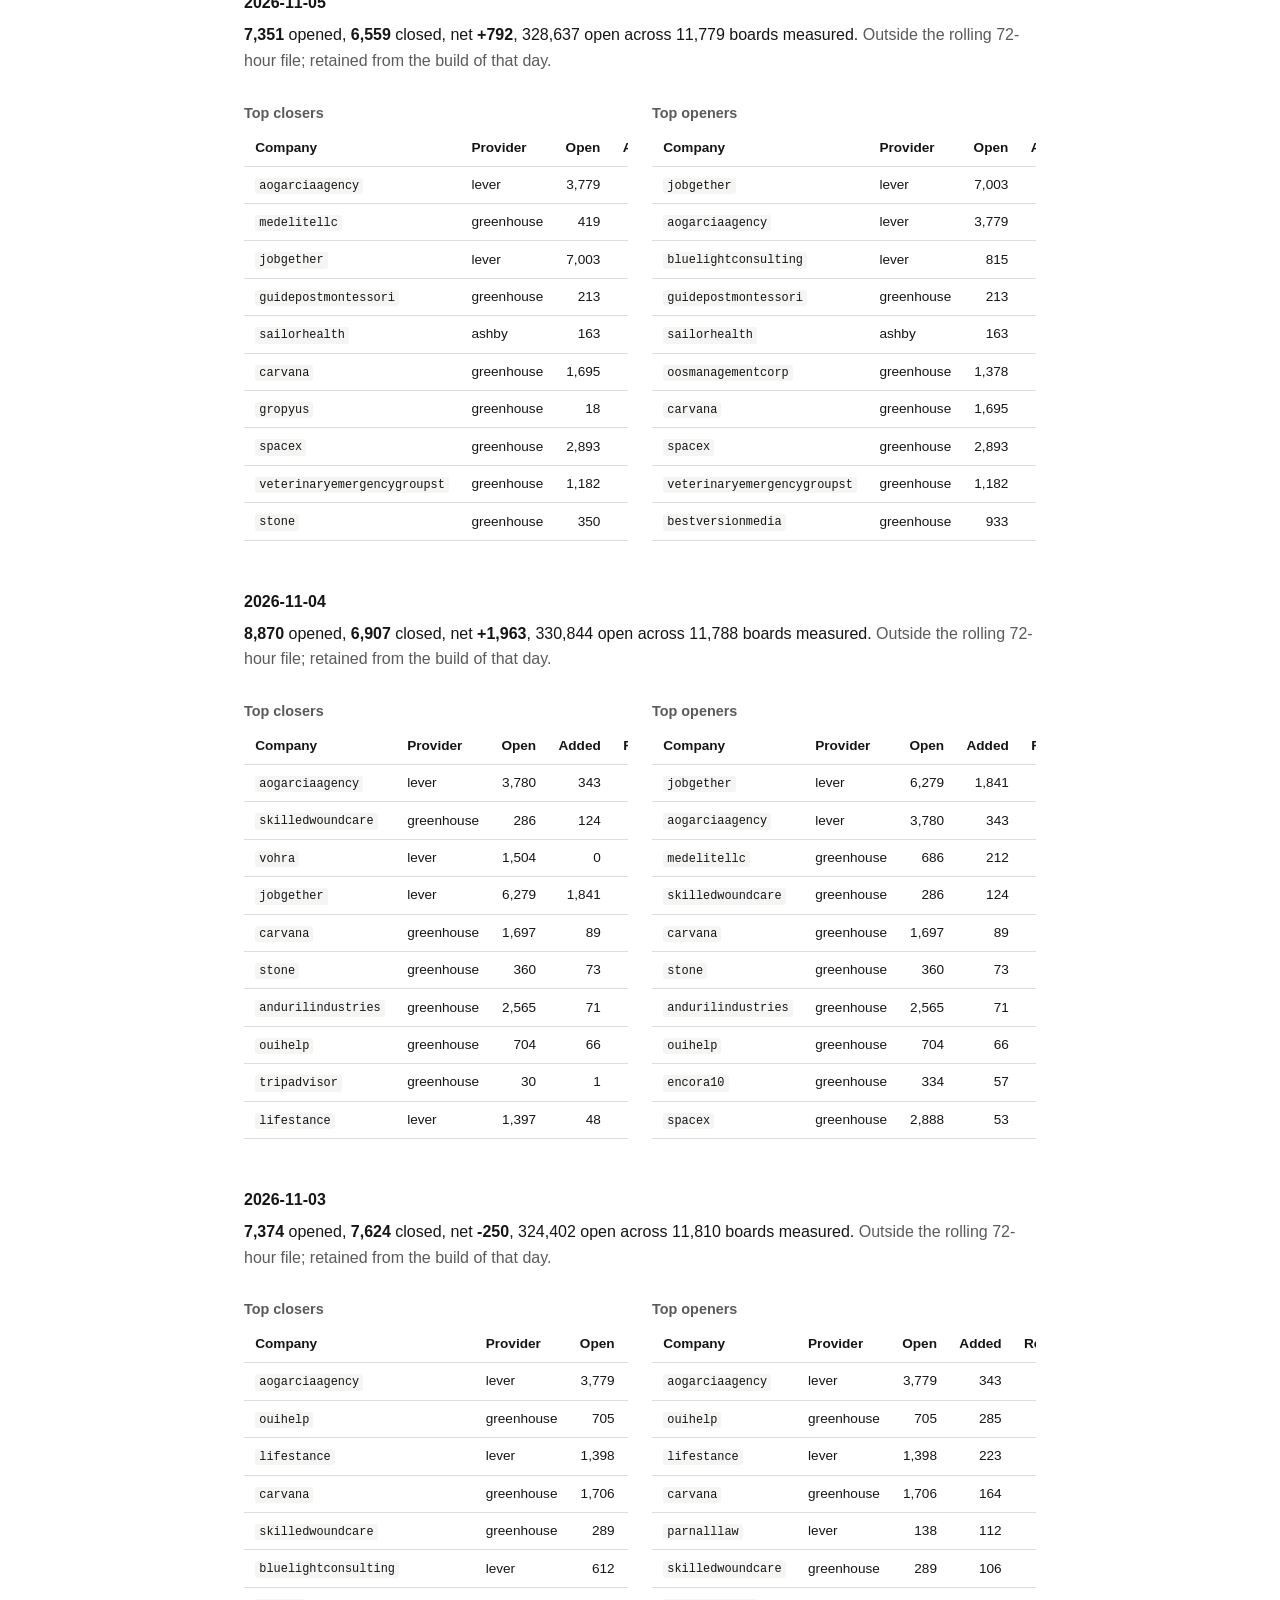
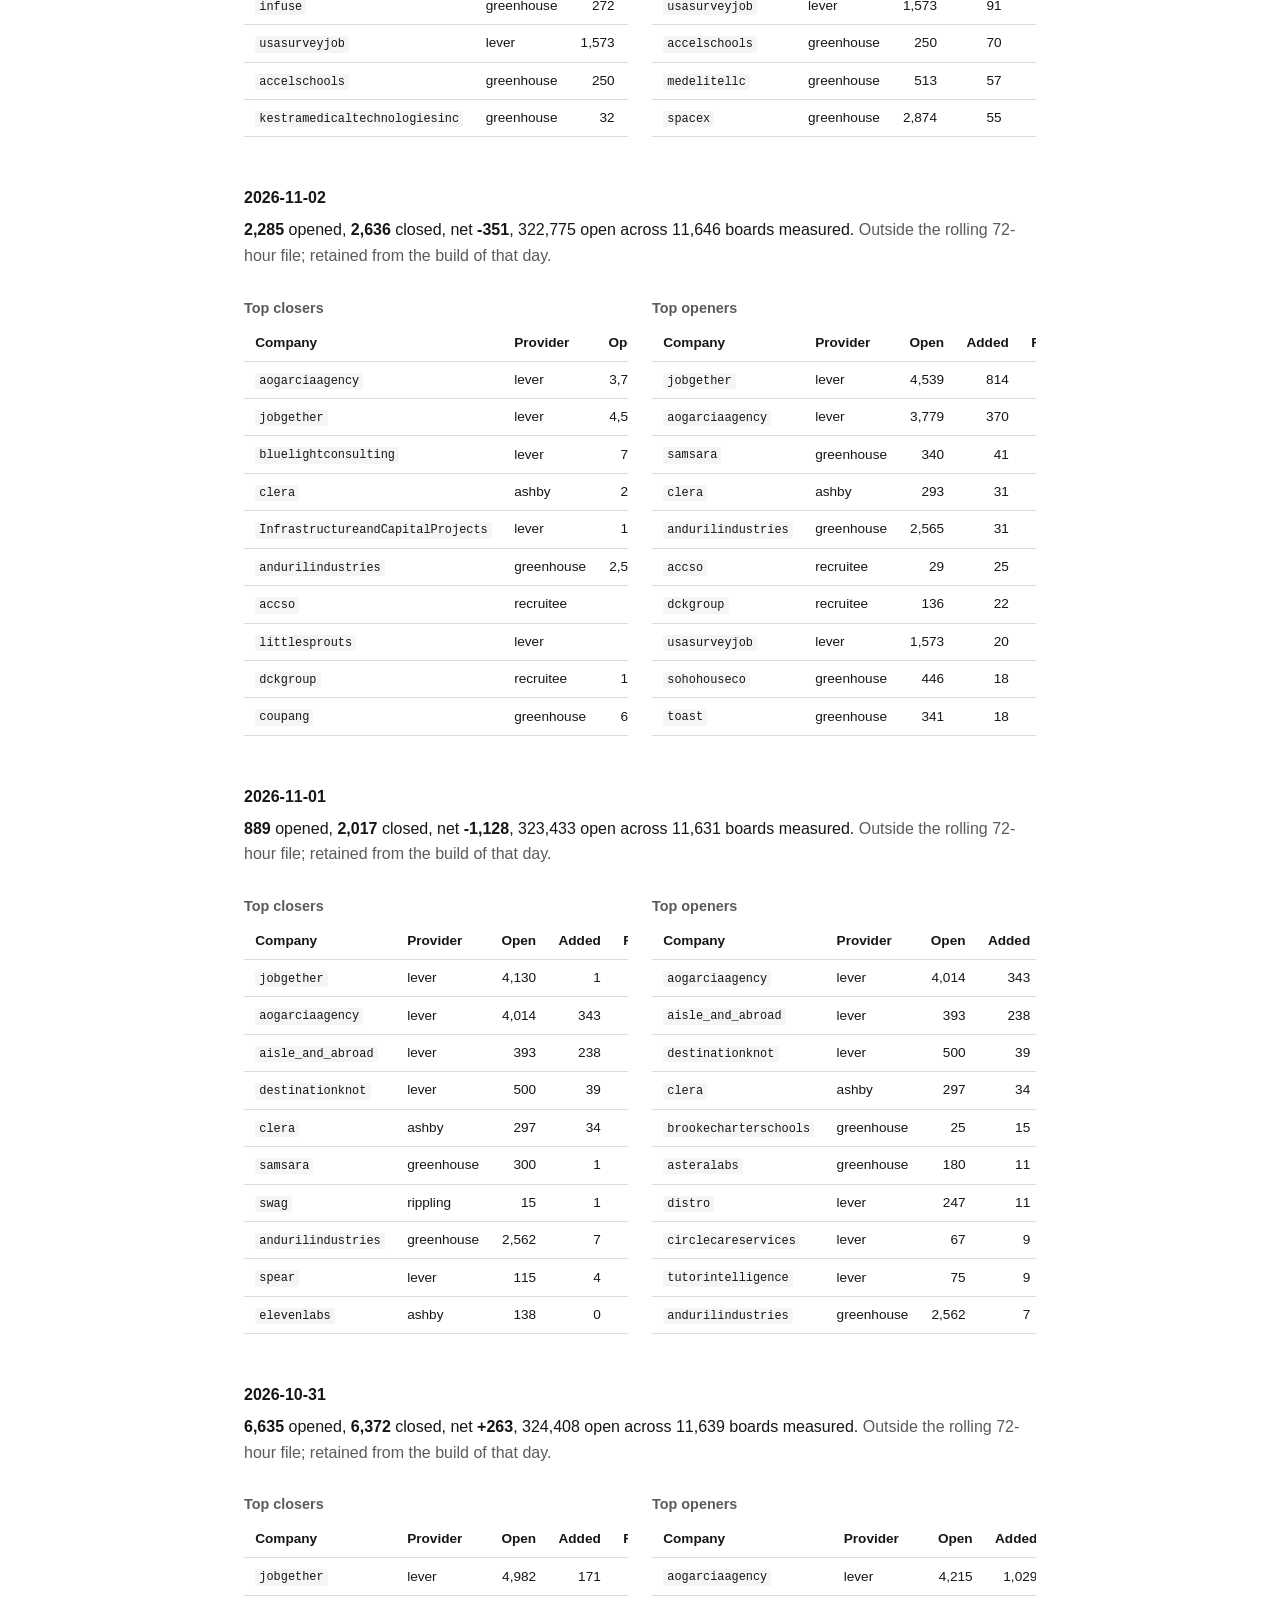
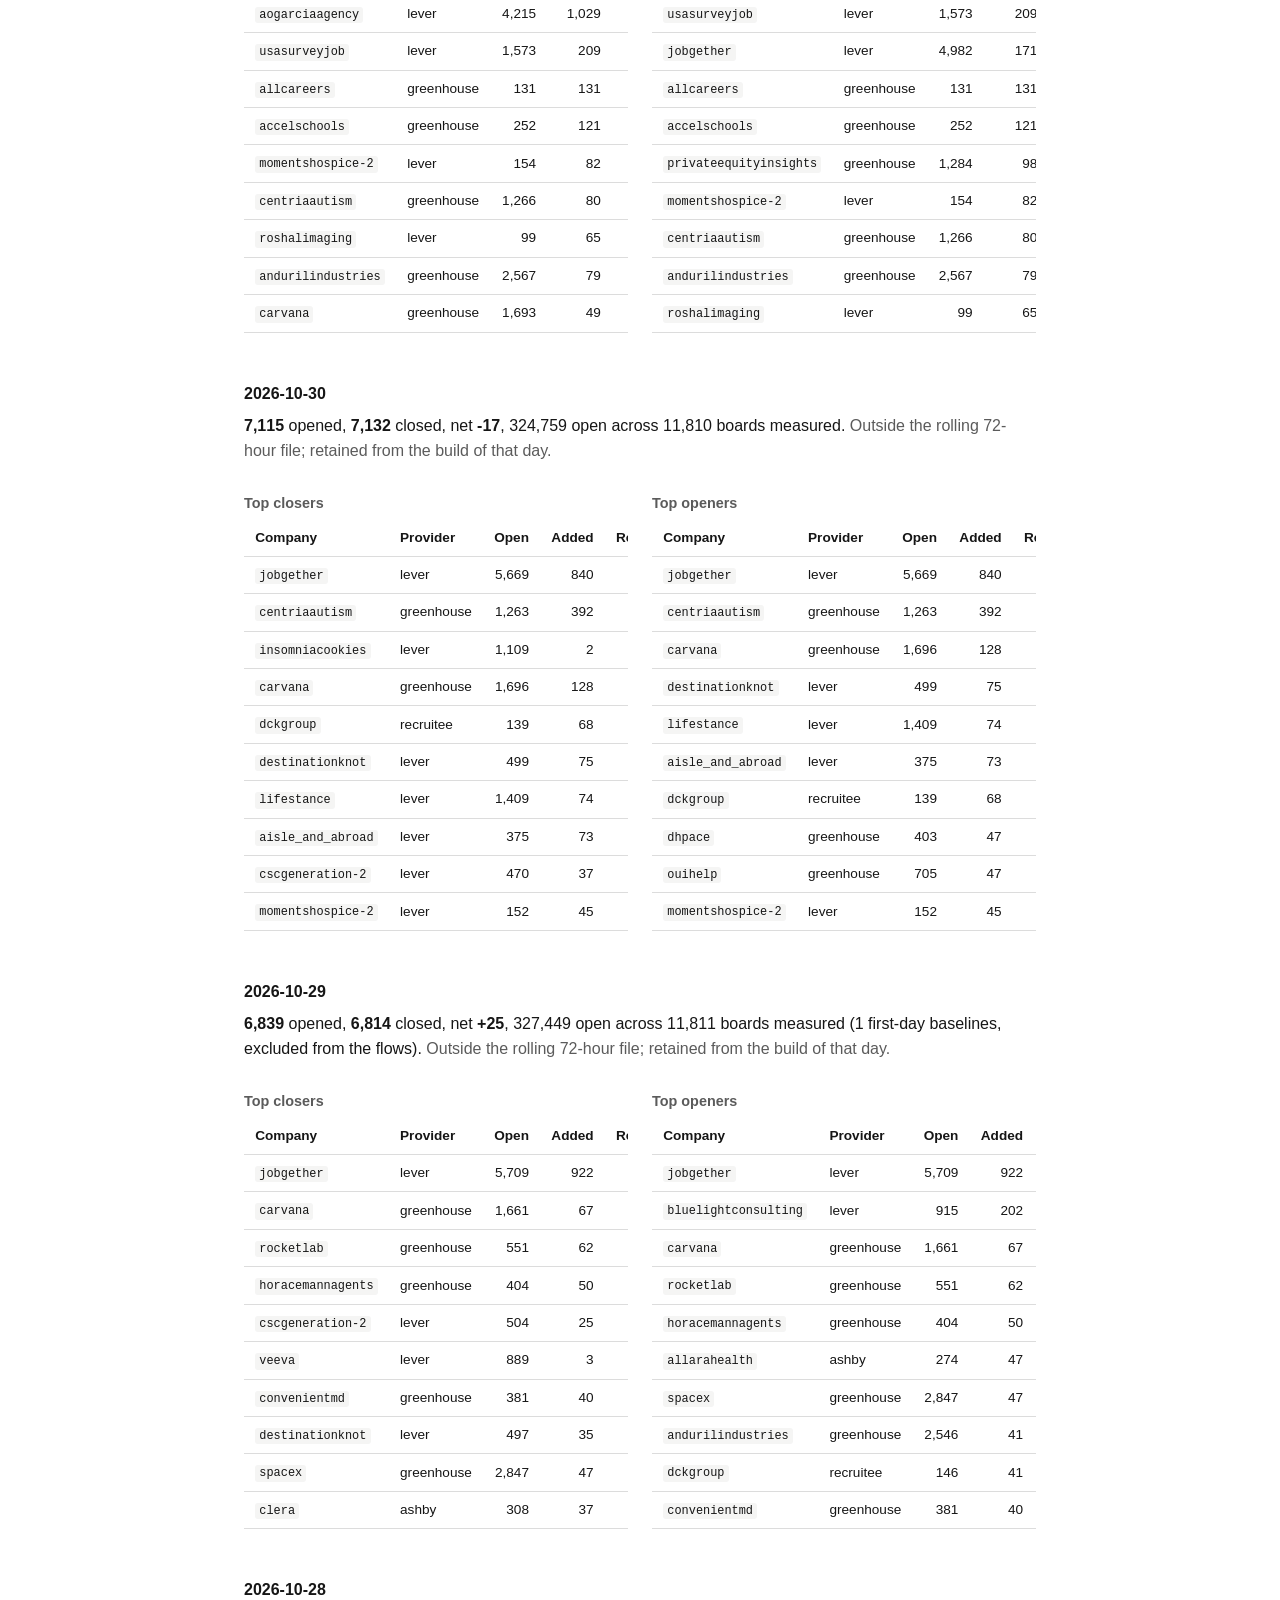
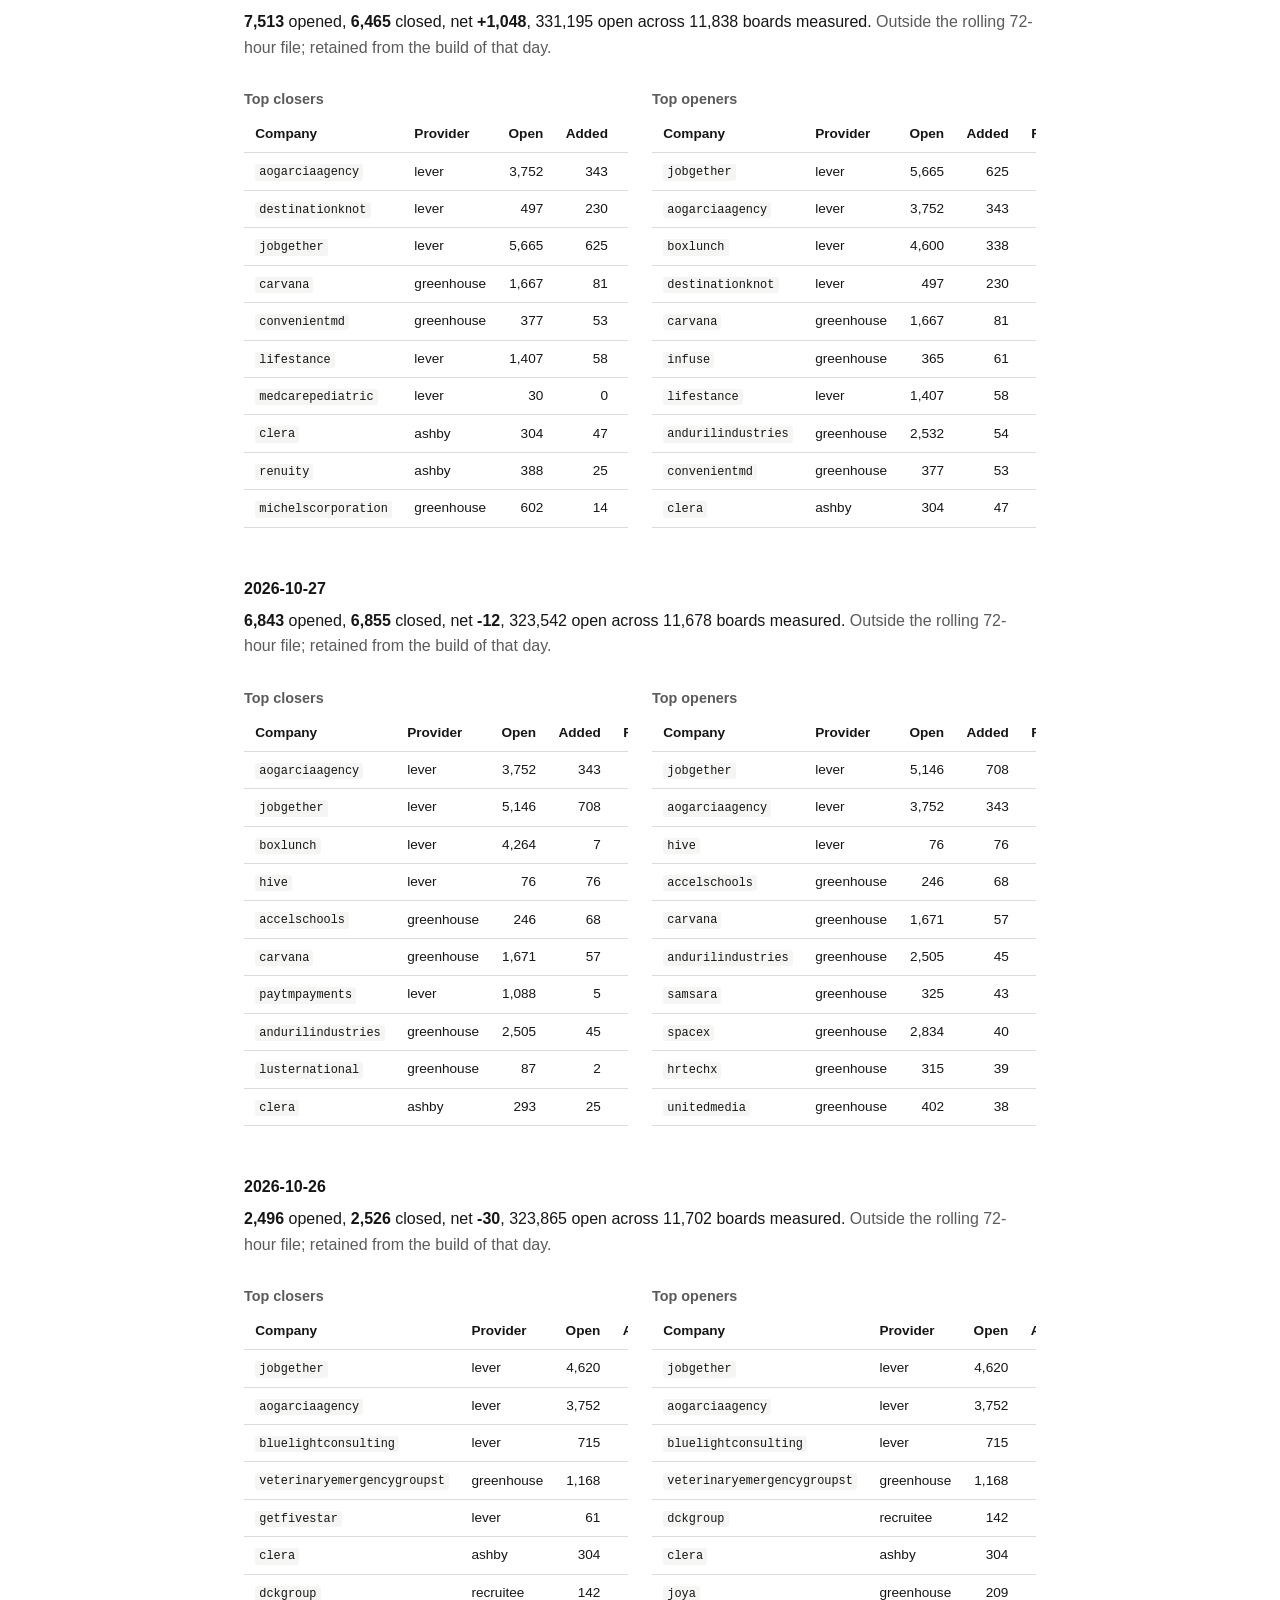
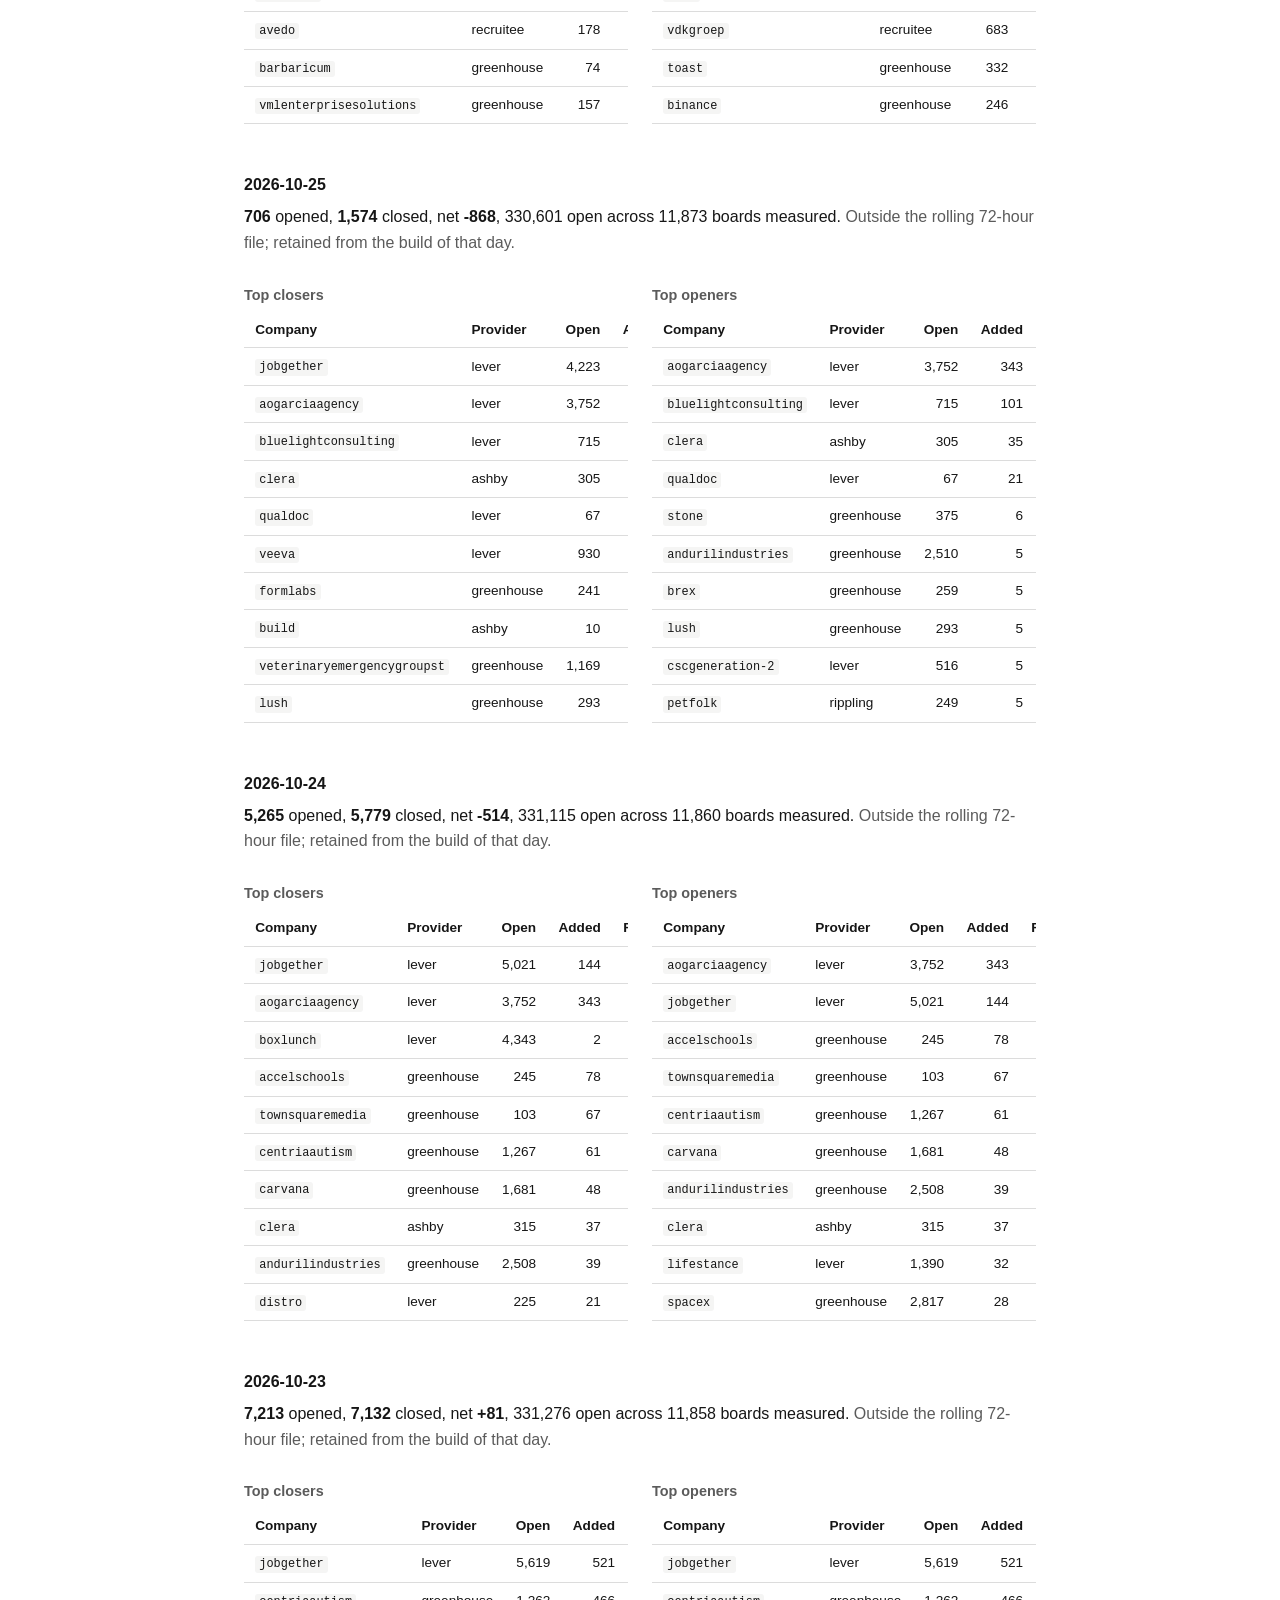
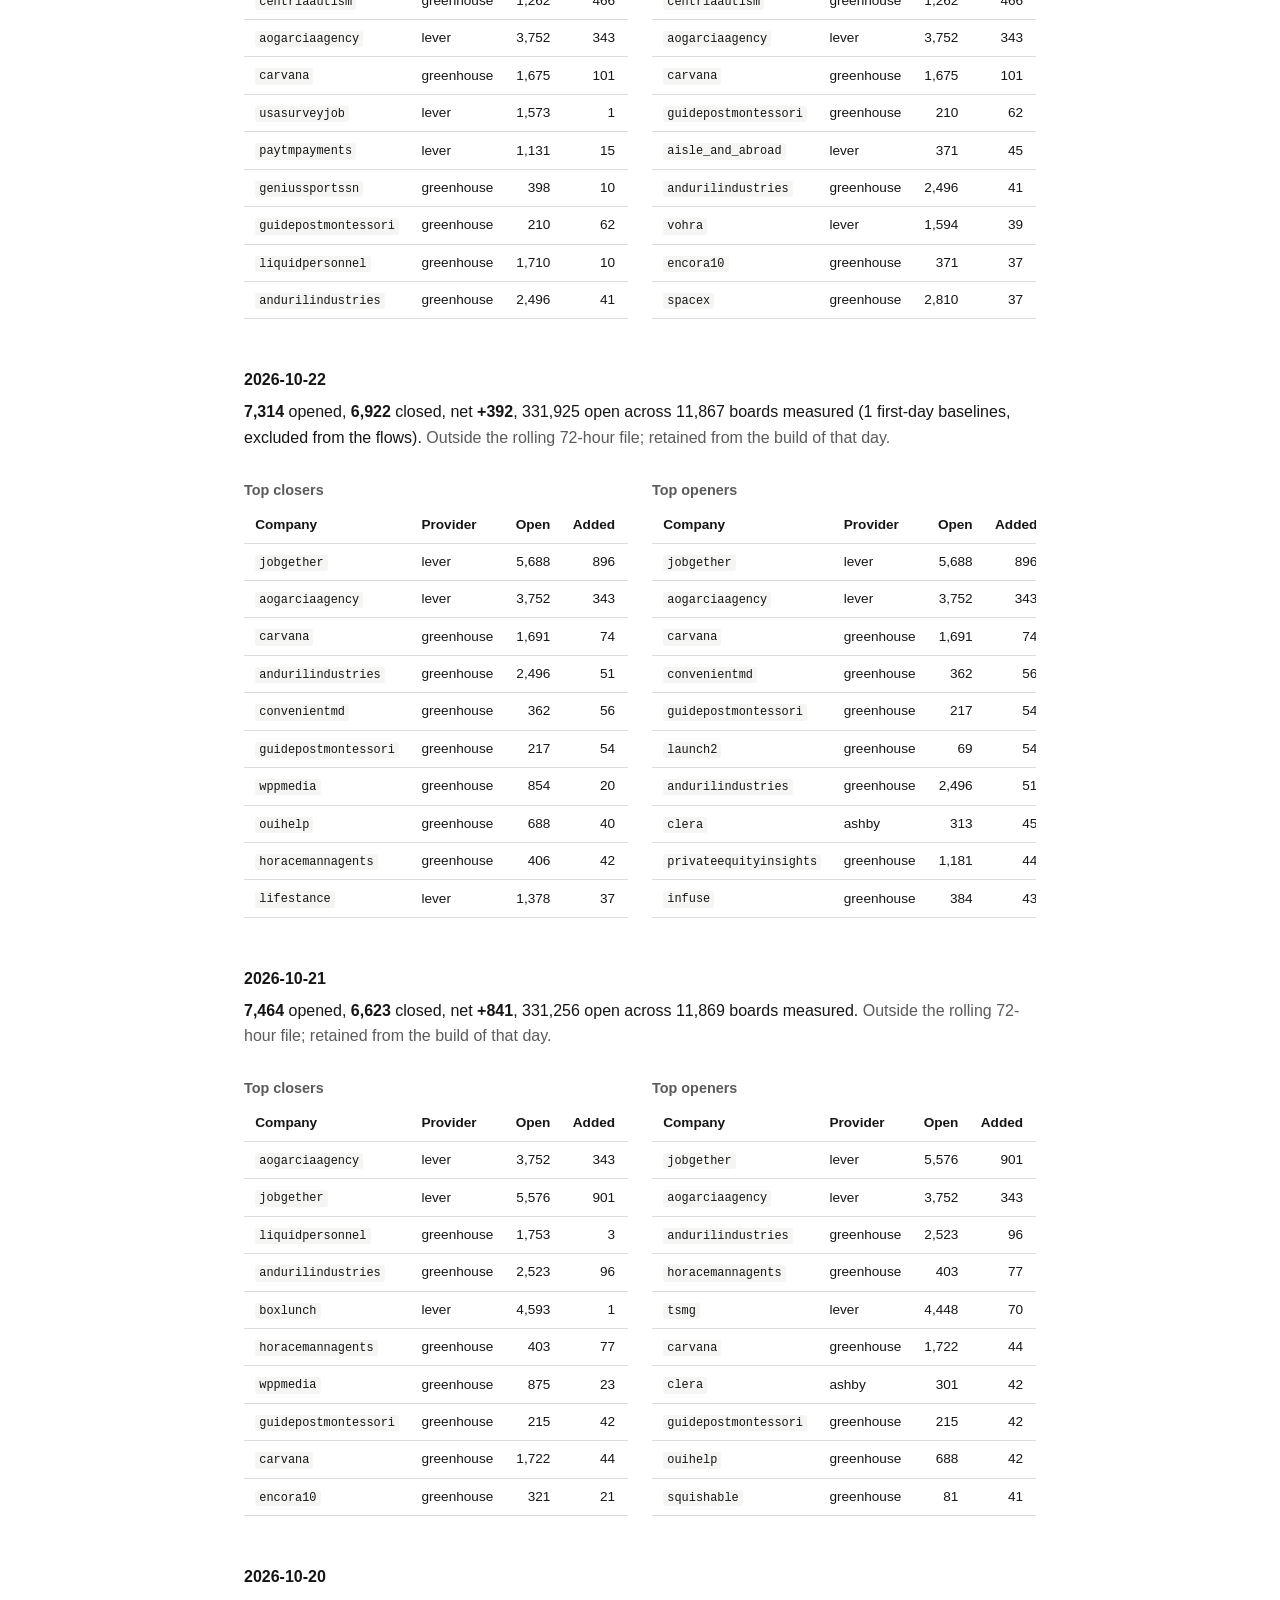
<file: docs/calendar.html>
<!doctype html>
<html lang="en">
<head>
<meta charset="utf-8">
<meta name="viewport" content="width=device-width, initial-scale=1">
<title>Job postings opened and closed by day, 2026-08-27 to 2026-11-11 — hiring-closures</title>
<meta name="description" content="A calendar of how many job postings company careers boards opened and closed each day across five ATS platforms, with the top closers and openers per day. Recomputed daily from a CC0 file of company-day counts.">
<link rel="canonical" href="https://moonie0201.github.io/hiring-closures/calendar.html">
<meta property="og:type" content="website">
<meta property="og:site_name" content="hiring-closures">
<meta property="og:title" content="Job postings opened and closed by day, 2026-08-27 to 2026-11-11 — hiring-closures">
<meta property="og:description" content="A calendar of how many job postings company careers boards opened and closed each day across five ATS platforms, with the top closers and openers per day. Recomputed daily from a CC0 file of company-day counts.">
<meta property="og:url" content="https://moonie0201.github.io/hiring-closures/calendar.html">
<link rel="stylesheet" href="style.css">
<script async src="https://www.googletagmanager.com/gtag/js?id=G-3G87HK9EL5"></script>
<script>
window.dataLayer = window.dataLayer || [];
function gtag(){dataLayer.push(arguments);}
gtag('js', new Date());
gtag('config', 'G-3G87HK9EL5', {
  'client_storage': 'none',
  'allow_google_signals': false,
  'allow_ad_personalization_signals': false,
  'anonymize_ip': true
});
</script>
</head>
<body>
<nav><a href="./">Home</a> · <a href="closing-fastest.html">Closing fastest</a> · <a href="calendar.html" aria-current="page">Calendar</a> · <a href="export.html">Full export</a> · <a href="https://raw.githubusercontent.com/moonie0201/hiring-closures/main/data/sample/closures-72h.csv">CSV</a> · <a href="https://github.com/moonie0201/hiring-closures">Repository</a></nav>
<h1>Every day on record</h1>
<p class="lede">Postings opened, closed and net across the five-provider free file, one cell
per day, from the first day of this record (2026-08-27; collection began
2026-08-26) to the latest measured day (2026-11-11). Cells for the last 90
days link to that day's top 10 closers and openers.</p>
<p>The free file holds the last three available observation days, so this page keeps its own record,
<a href="daily.jsonl"><code>daily.jsonl</code></a>. Days still inside the three-observation-day file are
recomputed from it on every rebuild; days that have rolled out keep the totals they were
built with, minus any company that has since asked to be removed from the top lists. Today
it holds 77 days; it fills in one cell per day.
A day with no cell never passed through a build — it was not collected, or the daily rebuild
did not run; it is never a zero. Days between the start of collection and the first day of this record (this page
began with the file as it stood on 2026-08-27; 2026-08-26 covered one shard of
four, 385 boards) exist in the paid archive but never passed through a build. Opened, closed
and net sum only boards with a previous-day snapshot; a board's first day is a baseline and
counts toward boards measured only.</p>
<h2>August 2026</h2>
<div class="cal"><div class="wd">Mon</div><div class="wd">Tue</div><div class="wd">Wed</div><div class="wd">Thu</div><div class="wd">Fri</div><div class="wd">Sat</div><div class="wd">Sun</div><div class="off"></div><div class="off"></div><div class="off"></div><div class="off"></div><div class="off"></div><div class="none"><b>1</b><span>before collection began</span></div><div class="none"><b>2</b><span>before collection began</span></div><div class="none"><b>3</b><span>before collection began</span></div><div class="none"><b>4</b><span>before collection began</span></div><div class="none"><b>5</b><span>before collection began</span></div><div class="none"><b>6</b><span>before collection began</span></div><div class="none"><b>7</b><span>before collection began</span></div><div class="none"><b>8</b><span>before collection began</span></div><div class="none"><b>9</b><span>before collection began</span></div><div class="none"><b>10</b><span>before collection began</span></div><div class="none"><b>11</b><span>before collection began</span></div><div class="none"><b>12</b><span>before collection began</span></div><div class="none"><b>13</b><span>before collection began</span></div><div class="none"><b>14</b><span>before collection began</span></div><div class="none"><b>15</b><span>before collection began</span></div><div class="none"><b>16</b><span>before collection began</span></div><div class="none"><b>17</b><span>before collection began</span></div><div class="none"><b>18</b><span>before collection began</span></div><div class="none"><b>19</b><span>before collection began</span></div><div class="none"><b>20</b><span>before collection began</span></div><div class="none"><b>21</b><span>before collection began</span></div><div class="none"><b>22</b><span>before collection began</span></div><div class="none"><b>23</b><span>before collection began</span></div><div class="none"><b>24</b><span>before collection began</span></div><div class="none"><b>25</b><span>before collection began</span></div><div class="none"><b>26</b><span>before this record</span></div><a class="day" href="#d-2026-08-27"><b>27</b><span>+163 / −137</span><span>net +26</span><span class="muted">1,371 boards</span></a><a class="day" href="#d-2026-08-28"><b>28</b><span>+1,676 / −1,472</span><span>net +204</span><span class="muted">1,368 boards</span></a><a class="day" href="#d-2026-08-29"><b>29</b><span>+901 / −855</span><span>net +46</span><span class="muted">1,367 boards</span></a><a class="day" href="#d-2026-08-30"><b>30</b><span>+57 / −66</span><span>net -9</span><span class="muted">1,366 boards</span></a><a class="day" href="#d-2026-08-31"><b>31</b><span>+175 / −168</span><span>net +7</span><span class="muted">1,368 boards</span></a></div>
<h2>September 2026</h2>
<div class="cal"><div class="wd">Mon</div><div class="wd">Tue</div><div class="wd">Wed</div><div class="wd">Thu</div><div class="wd">Fri</div><div class="wd">Sat</div><div class="wd">Sun</div><div class="off"></div><a class="day" href="#d-2026-09-01"><b>1</b><span>+1,058 / −1,090</span><span>net -32</span><span class="muted">1,368 boards</span></a><a class="day" href="#d-2026-09-02"><b>2</b><span>+1,115 / −1,139</span><span>net -24</span><span class="muted">1,362 boards</span></a><a class="day" href="#d-2026-09-03"><b>3</b><span>+1,100 / −1,077</span><span>net +23</span><span class="muted">1,362 boards</span></a><a class="day" href="#d-2026-09-04"><b>4</b><span>+1,708 / −1,625</span><span>net +83</span><span class="muted">12,122 boards</span></a><a class="day" href="#d-2026-09-05"><b>5</b><span>+4,894 / −4,837</span><span>net +57</span><span class="muted">12,105 boards</span></a><a class="day" href="#d-2026-09-06"><b>6</b><span>+335 / −627</span><span>net -292</span><span class="muted">12,107 boards</span></a><a class="day" href="#d-2026-09-07"><b>7</b><span>+1,627 / −2,010</span><span>net -383</span><span class="muted">12,114 boards</span></a><a class="day" href="#d-2026-09-08"><b>8</b><span>+4,955 / −3,631</span><span>net +1,324</span><span class="muted">12,102 boards</span></a><a class="day" href="#d-2026-09-09"><b>9</b><span>+7,302 / −6,720</span><span>net +582</span><span class="muted">11,901 boards</span></a><a class="day" href="#d-2026-09-10"><b>10</b><span>+7,328 / −7,228</span><span>net +100</span><span class="muted">12,049 boards</span></a><a class="day" href="#d-2026-09-11"><b>11</b><span>+7,774 / −8,028</span><span>net -254</span><span class="muted">12,049 boards</span></a><a class="day" href="#d-2026-09-12"><b>12</b><span>+6,256 / −6,527</span><span>net -271</span><span class="muted">12,050 boards</span></a><a class="day" href="#d-2026-09-13"><b>13</b><span>+446 / −1,256</span><span>net -810</span><span class="muted">11,901 boards</span></a><a class="day" href="#d-2026-09-14"><b>14</b><span>+2,106 / −1,732</span><span>net +374</span><span class="muted">12,092 boards</span></a><a class="day" href="#d-2026-09-15"><b>15</b><span>+7,697 / −7,105</span><span>net +592</span><span class="muted">11,897 boards</span></a><a class="day" href="#d-2026-09-16"><b>16</b><span>+8,078 / −7,687</span><span>net +391</span><span class="muted">12,037 boards</span></a><a class="day" href="#d-2026-09-17"><b>17</b><span>+8,183 / −7,184</span><span>net +999</span><span class="muted">12,043 boards</span></a><a class="day" href="#d-2026-09-18"><b>18</b><span>+7,928 / −7,600</span><span>net +328</span><span class="muted">12,042 boards</span></a><a class="day" href="#d-2026-09-19"><b>19</b><span>+5,206 / −6,155</span><span>net -949</span><span class="muted">12,031 boards</span></a><a class="day" href="#d-2026-09-20"><b>20</b><span>+290 / −1,079</span><span>net -789</span><span class="muted">12,045 boards</span></a><a class="day" href="#d-2026-09-21"><b>21</b><span>+2,065 / −1,958</span><span>net +107</span><span class="muted">12,064 boards</span></a><a class="day" href="#d-2026-09-22"><b>22</b><span>+7,678 / −7,540</span><span>net +138</span><span class="muted">12,032 boards</span></a><a class="day" href="#d-2026-09-23"><b>23</b><span>+6,194 / −6,507</span><span>net -313</span><span class="muted">11,836 boards</span></a><a class="day" href="#d-2026-09-24"><b>24</b><span>+8,243 / −6,264</span><span>net +1,979</span><span class="muted">11,819 boards</span></a><a class="day" href="#d-2026-09-25"><b>25</b><span>+6,851 / −7,129</span><span>net -278</span><span class="muted">12,009 boards</span></a><a class="day" href="#d-2026-09-26"><b>26</b><span>+5,623 / −6,395</span><span>net -772</span><span class="muted">12,009 boards</span></a><a class="day" href="#d-2026-09-27"><b>27</b><span>+355 / −1,038</span><span>net -683</span><span class="muted">12,029 boards</span></a><a class="day" href="#d-2026-09-28"><b>28</b><span>+2,718 / −2,067</span><span>net +651</span><span class="muted">12,025 boards</span></a><a class="day" href="#d-2026-09-29"><b>29</b><span>+7,386 / −7,108</span><span>net +278</span><span class="muted">11,987 boards</span></a><a class="day" href="#d-2026-09-30"><b>30</b><span>+7,383 / −7,330</span><span>net +53</span><span class="muted">11,782 boards</span></a></div>
<h2>October 2026</h2>
<div class="cal"><div class="wd">Mon</div><div class="wd">Tue</div><div class="wd">Wed</div><div class="wd">Thu</div><div class="wd">Fri</div><div class="wd">Sat</div><div class="wd">Sun</div><div class="off"></div><div class="off"></div><div class="off"></div><a class="day" href="#d-2026-10-01"><b>1</b><span>+7,069 / −7,437</span><span>net -368</span><span class="muted">11,947 boards</span></a><a class="day" href="#d-2026-10-02"><b>2</b><span>+7,498 / −7,349</span><span>net +149</span><span class="muted">11,951 boards</span></a><a class="day" href="#d-2026-10-03"><b>3</b><span>+5,687 / −5,763</span><span>net -76</span><span class="muted">11,955 boards</span></a><a class="day" href="#d-2026-10-04"><b>4</b><span>+610 / −1,072</span><span>net -462</span><span class="muted">11,969 boards</span></a><a class="day" href="#d-2026-10-05"><b>5</b><span>+2,103 / −1,610</span><span>net +493</span><span class="muted">11,978 boards</span></a><a class="day" href="#d-2026-10-06"><b>6</b><span>+7,844 / −6,991</span><span>net +853</span><span class="muted">11,935 boards</span></a><a class="day" href="#d-2026-10-07"><b>7</b><span>+6,421 / −5,992</span><span>net +429</span><span class="muted">11,761 boards</span></a><a class="day" href="#d-2026-10-08"><b>8</b><span>+8,540 / −6,362</span><span>net +2,178</span><span class="muted">11,763 boards</span></a><a class="day" href="#d-2026-10-09"><b>9</b><span>+7,543 / −7,741</span><span>net -198</span><span class="muted">11,749 boards</span></a><a class="day" href="#d-2026-10-10"><b>10</b><span>+5,356 / −6,951</span><span>net -1,595</span><span class="muted">11,732 boards</span></a><a class="day" href="#d-2026-10-11"><b>11</b><span>+964 / −1,211</span><span>net -247</span><span class="muted">11,928 boards</span></a><a class="day" href="#d-2026-10-12"><b>12</b><span>+3,898 / −2,032</span><span>net +1,866</span><span class="muted">11,934 boards</span></a><a class="day" href="#d-2026-10-13"><b>13</b><span>+5,798 / −5,629</span><span>net +169</span><span class="muted">11,557 boards</span></a><a class="day" href="#d-2026-10-14"><b>14</b><span>+7,862 / −6,842</span><span>net +1,020</span><span class="muted">11,891 boards</span></a><a class="day" href="#d-2026-10-15"><b>15</b><span>+7,025 / −6,911</span><span>net +114</span><span class="muted">11,888 boards</span></a><a class="day" href="#d-2026-10-16"><b>16</b><span>+7,475 / −7,276</span><span>net +199</span><span class="muted">11,697 boards</span></a><a class="day" href="#d-2026-10-17"><b>17</b><span>+5,785 / −6,163</span><span>net -378</span><span class="muted">11,869 boards</span></a><a class="day" href="#d-2026-10-18"><b>18</b><span>+632 / −1,358</span><span>net -726</span><span class="muted">11,899 boards</span></a><a class="day" href="#d-2026-10-19"><b>19</b><span>+2,428 / −2,153</span><span>net +275</span><span class="muted">11,910 boards</span></a><a class="day" href="#d-2026-10-20"><b>20</b><span>+7,742 / −7,699</span><span>net +43</span><span class="muted">11,882 boards</span></a><a class="day" href="#d-2026-10-21"><b>21</b><span>+7,464 / −6,623</span><span>net +841</span><span class="muted">11,869 boards</span></a><a class="day" href="#d-2026-10-22"><b>22</b><span>+7,314 / −6,922</span><span>net +392</span><span class="muted">11,867 boards</span></a><a class="day" href="#d-2026-10-23"><b>23</b><span>+7,213 / −7,132</span><span>net +81</span><span class="muted">11,858 boards</span></a><a class="day" href="#d-2026-10-24"><b>24</b><span>+5,265 / −5,779</span><span>net -514</span><span class="muted">11,860 boards</span></a><a class="day" href="#d-2026-10-25"><b>25</b><span>+706 / −1,574</span><span>net -868</span><span class="muted">11,873 boards</span></a><a class="day" href="#d-2026-10-26"><b>26</b><span>+2,496 / −2,526</span><span>net -30</span><span class="muted">11,702 boards</span></a><a class="day" href="#d-2026-10-27"><b>27</b><span>+6,843 / −6,855</span><span>net -12</span><span class="muted">11,678 boards</span></a><a class="day" href="#d-2026-10-28"><b>28</b><span>+7,513 / −6,465</span><span>net +1,048</span><span class="muted">11,838 boards</span></a><a class="day" href="#d-2026-10-29"><b>29</b><span>+6,839 / −6,814</span><span>net +25</span><span class="muted">11,811 boards</span></a><a class="day" href="#d-2026-10-30"><b>30</b><span>+7,115 / −7,132</span><span>net -17</span><span class="muted">11,810 boards</span></a><a class="day" href="#d-2026-10-31"><b>31</b><span>+6,635 / −6,372</span><span>net +263</span><span class="muted">11,639 boards</span></a></div>
<h2>November 2026</h2>
<div class="cal"><div class="wd">Mon</div><div class="wd">Tue</div><div class="wd">Wed</div><div class="wd">Thu</div><div class="wd">Fri</div><div class="wd">Sat</div><div class="wd">Sun</div><div class="off"></div><div class="off"></div><div class="off"></div><div class="off"></div><div class="off"></div><div class="off"></div><a class="day" href="#d-2026-11-01"><b>1</b><span>+889 / −2,017</span><span>net -1,128</span><span class="muted">11,631 boards</span></a><a class="day" href="#d-2026-11-02"><b>2</b><span>+2,285 / −2,636</span><span>net -351</span><span class="muted">11,646 boards</span></a><a class="day" href="#d-2026-11-03"><b>3</b><span>+7,374 / −7,624</span><span>net -250</span><span class="muted">11,810 boards</span></a><a class="day" href="#d-2026-11-04"><b>4</b><span>+8,870 / −6,907</span><span>net +1,963</span><span class="muted">11,788 boards</span></a><a class="day" href="#d-2026-11-05"><b>5</b><span>+7,351 / −6,559</span><span>net +792</span><span class="muted">11,779 boards</span></a><a class="day" href="#d-2026-11-06"><b>6</b><span>+7,011 / −8,100</span><span>net -1,089</span><span class="muted">11,583 boards</span></a><a class="day" href="#d-2026-11-07"><b>7</b><span>+5,574 / −6,654</span><span>net -1,080</span><span class="muted">11,777 boards</span></a><a class="day" href="#d-2026-11-08"><b>8</b><span>+559 / −1,386</span><span>net -827</span><span class="muted">11,604 boards</span></a><a class="day" href="#d-2026-11-09"><b>9</b><span>+1,598 / −1,642</span><span>net -44</span><span class="muted">11,398 boards</span></a><a class="day" href="#d-2026-11-10"><b>10</b><span>+7,226 / −6,920</span><span>net +306</span><span class="muted">11,763 boards</span></a><a class="day" href="#d-2026-11-11"><b>11</b><span>+6,161 / −6,403</span><span>net -242</span><span class="muted">11,747 boards</span></a><div class="none"><b>12</b><span>not yet</span></div><div class="none"><b>13</b><span>not yet</span></div><div class="none"><b>14</b><span>not yet</span></div><div class="none"><b>15</b><span>not yet</span></div><div class="none"><b>16</b><span>not yet</span></div><div class="none"><b>17</b><span>not yet</span></div><div class="none"><b>18</b><span>not yet</span></div><div class="none"><b>19</b><span>not yet</span></div><div class="none"><b>20</b><span>not yet</span></div><div class="none"><b>21</b><span>not yet</span></div><div class="none"><b>22</b><span>not yet</span></div><div class="none"><b>23</b><span>not yet</span></div><div class="none"><b>24</b><span>not yet</span></div><div class="none"><b>25</b><span>not yet</span></div><div class="none"><b>26</b><span>not yet</span></div><div class="none"><b>27</b><span>not yet</span></div><div class="none"><b>28</b><span>not yet</span></div><div class="none"><b>29</b><span>not yet</span></div><div class="none"><b>30</b><span>not yet</span></div></div>

<h2 id="days">Day by day</h2>
<section id="d-2026-11-11">
<h3>2026-11-11</h3>
<p><strong>6,161</strong> opened, <strong>6,403</strong> closed,
net <strong>-242</strong>, 322,462 open across 11,747 boards
measured. <span class="muted">In the current free file.</span></p>
<div class="two">
<div><h4>Top closers</h4><div class="tw"><table><thead><tr><th class="">Company</th><th class="">Provider</th><th class="n">Open</th><th class="n">Added</th><th class="n">Removed</th></tr></thead>
<tbody>
<tr><td class=""><code>aogarciaagency</code></td><td class="">lever</td><td class="n">3,820</td><td class="n">343</td><td class="n">343</td></tr>
<tr><td class=""><code>examplecorpsandbox</code></td><td class="">greenhouse</td><td class="n">10</td><td class="n">0</td><td class="n">206</td></tr>
<tr><td class=""><code>bluelightconsulting</code></td><td class="">lever</td><td class="n">754</td><td class="n">0</td><td class="n">101</td></tr>
<tr><td class=""><code>carvana</code></td><td class="">greenhouse</td><td class="n">1,673</td><td class="n">68</td><td class="n">63</td></tr>
<tr><td class=""><code>usasurveyjob</code></td><td class="">lever</td><td class="n">1,571</td><td class="n">55</td><td class="n">56</td></tr>
<tr><td class=""><code>launch2</code></td><td class="">greenhouse</td><td class="n">24</td><td class="n">0</td><td class="n">54</td></tr>
<tr><td class=""><code>comparaja</code></td><td class="">greenhouse</td><td class="n">65</td><td class="n">51</td><td class="n">51</td></tr>
<tr><td class=""><code>clera</code></td><td class="">ashby</td><td class="n">262</td><td class="n">36</td><td class="n">43</td></tr>
<tr><td class=""><code>spacex</code></td><td class="">greenhouse</td><td class="n">2,908</td><td class="n">49</td><td class="n">40</td></tr>
<tr><td class=""><code>andurilindustries</code></td><td class="">greenhouse</td><td class="n">2,588</td><td class="n">47</td><td class="n">36</td></tr>
</tbody></table></div></div>
<div><h4>Top openers</h4><div class="tw"><table><thead><tr><th class="">Company</th><th class="">Provider</th><th class="n">Open</th><th class="n">Added</th><th class="n">Removed</th></tr></thead>
<tbody>
<tr><td class=""><code>aogarciaagency</code></td><td class="">lever</td><td class="n">3,820</td><td class="n">343</td><td class="n">343</td></tr>
<tr><td class=""><code>allarahealth</code></td><td class="">ashby</td><td class="n">408</td><td class="n">124</td><td class="n">1</td></tr>
<tr><td class=""><code>carvana</code></td><td class="">greenhouse</td><td class="n">1,673</td><td class="n">68</td><td class="n">63</td></tr>
<tr><td class=""><code>usasurveyjob</code></td><td class="">lever</td><td class="n">1,571</td><td class="n">55</td><td class="n">56</td></tr>
<tr><td class=""><code>comparaja</code></td><td class="">greenhouse</td><td class="n">65</td><td class="n">51</td><td class="n">51</td></tr>
<tr><td class=""><code>spacex</code></td><td class="">greenhouse</td><td class="n">2,908</td><td class="n">49</td><td class="n">40</td></tr>
<tr><td class=""><code>andurilindustries</code></td><td class="">greenhouse</td><td class="n">2,588</td><td class="n">47</td><td class="n">36</td></tr>
<tr><td class=""><code>distro</code></td><td class="">lever</td><td class="n">256</td><td class="n">41</td><td class="n">8</td></tr>
<tr><td class=""><code>oosmanagementcorp</code></td><td class="">greenhouse</td><td class="n">1,441</td><td class="n">37</td><td class="n">0</td></tr>
<tr><td class=""><code>clera</code></td><td class="">ashby</td><td class="n">262</td><td class="n">36</td><td class="n">43</td></tr>
</tbody></table></div></div>
</div>
</section>
<section id="d-2026-11-10">
<h3>2026-11-10</h3>
<p><strong>7,226</strong> opened, <strong>6,920</strong> closed,
net <strong>+306</strong>, 328,042 open across 11,763 boards
measured. <span class="muted">In the current free file.</span></p>
<div class="two">
<div><h4>Top closers</h4><div class="tw"><table><thead><tr><th class="">Company</th><th class="">Provider</th><th class="n">Open</th><th class="n">Added</th><th class="n">Removed</th></tr></thead>
<tbody>
<tr><td class=""><code>aogarciaagency</code></td><td class="">lever</td><td class="n">3,820</td><td class="n">343</td><td class="n">343</td></tr>
<tr><td class=""><code>jobgether</code></td><td class="">lever</td><td class="n">5,274</td><td class="n">872</td><td class="n">170</td></tr>
<tr><td class=""><code>cursor</code></td><td class="">ashby</td><td class="n">105</td><td class="n">88</td><td class="n">104</td></tr>
<tr><td class=""><code>bluelightconsulting</code></td><td class="">lever</td><td class="n">855</td><td class="n">40</td><td class="n">101</td></tr>
<tr><td class=""><code>ouihelp</code></td><td class="">greenhouse</td><td class="n">694</td><td class="n">75</td><td class="n">88</td></tr>
<tr><td class=""><code>accelschools</code></td><td class="">greenhouse</td><td class="n">246</td><td class="n">85</td><td class="n">80</td></tr>
<tr><td class=""><code>carvana</code></td><td class="">greenhouse</td><td class="n">1,668</td><td class="n">81</td><td class="n">80</td></tr>
<tr><td class=""><code>lifestance</code></td><td class="">lever</td><td class="n">1,408</td><td class="n">80</td><td class="n">79</td></tr>
<tr><td class=""><code>andurilindustries</code></td><td class="">greenhouse</td><td class="n">2,577</td><td class="n">30</td><td class="n">57</td></tr>
<tr><td class=""><code>vdkgroep</code></td><td class="">recruitee</td><td class="n">697</td><td class="n">33</td><td class="n">46</td></tr>
</tbody></table></div></div>
<div><h4>Top openers</h4><div class="tw"><table><thead><tr><th class="">Company</th><th class="">Provider</th><th class="n">Open</th><th class="n">Added</th><th class="n">Removed</th></tr></thead>
<tbody>
<tr><td class=""><code>jobgether</code></td><td class="">lever</td><td class="n">5,274</td><td class="n">872</td><td class="n">170</td></tr>
<tr><td class=""><code>aogarciaagency</code></td><td class="">lever</td><td class="n">3,820</td><td class="n">343</td><td class="n">343</td></tr>
<tr><td class=""><code>cursor</code></td><td class="">ashby</td><td class="n">105</td><td class="n">88</td><td class="n">104</td></tr>
<tr><td class=""><code>accelschools</code></td><td class="">greenhouse</td><td class="n">246</td><td class="n">85</td><td class="n">80</td></tr>
<tr><td class=""><code>carvana</code></td><td class="">greenhouse</td><td class="n">1,668</td><td class="n">81</td><td class="n">80</td></tr>
<tr><td class=""><code>lifestance</code></td><td class="">lever</td><td class="n">1,408</td><td class="n">80</td><td class="n">79</td></tr>
<tr><td class=""><code>ouihelp</code></td><td class="">greenhouse</td><td class="n">694</td><td class="n">75</td><td class="n">88</td></tr>
<tr><td class=""><code>aisle_and_abroad</code></td><td class="">lever</td><td class="n">403</td><td class="n">44</td><td class="n">42</td></tr>
<tr><td class=""><code>bluelightconsulting</code></td><td class="">lever</td><td class="n">855</td><td class="n">40</td><td class="n">101</td></tr>
<tr><td class=""><code>infuse</code></td><td class="">greenhouse</td><td class="n">269</td><td class="n">37</td><td class="n">8</td></tr>
</tbody></table></div></div>
</div>
</section>
<section id="d-2026-11-09">
<h3>2026-11-09</h3>
<p><strong>1,598</strong> opened, <strong>1,642</strong> closed,
net <strong>-44</strong>, 315,538 open across 11,398 boards
measured. <span class="muted">In the current free file.</span></p>
<div class="two">
<div><h4>Top closers</h4><div class="tw"><table><thead><tr><th class="">Company</th><th class="">Provider</th><th class="n">Open</th><th class="n">Added</th><th class="n">Removed</th></tr></thead>
<tbody>
<tr><td class=""><code>jobgether</code></td><td class="">lever</td><td class="n">4,572</td><td class="n">730</td><td class="n">520</td></tr>
<tr><td class=""><code>medelitellc</code></td><td class="">greenhouse</td><td class="n">389</td><td class="n">7</td><td class="n">42</td></tr>
<tr><td class=""><code>clera</code></td><td class="">ashby</td><td class="n">275</td><td class="n">32</td><td class="n">33</td></tr>
<tr><td class=""><code>humansignal</code></td><td class="">greenhouse</td><td class="n">34</td><td class="n">0</td><td class="n">25</td></tr>
<tr><td class=""><code>t2tea</code></td><td class="">rippling</td><td class="n">17</td><td class="n">0</td><td class="n">24</td></tr>
<tr><td class=""><code>weekdayworks</code></td><td class="">lever</td><td class="n">36</td><td class="n">1</td><td class="n">22</td></tr>
<tr><td class=""><code>sohohouseco</code></td><td class="">greenhouse</td><td class="n">429</td><td class="n">8</td><td class="n">16</td></tr>
<tr><td class=""><code>carvana</code></td><td class="">greenhouse</td><td class="n">1,667</td><td class="n">5</td><td class="n">15</td></tr>
<tr><td class=""><code>lush</code></td><td class="">greenhouse</td><td class="n">241</td><td class="n">6</td><td class="n">15</td></tr>
<tr><td class=""><code>wppmedia</code></td><td class="">greenhouse</td><td class="n">812</td><td class="n">19</td><td class="n">15</td></tr>
</tbody></table></div></div>
<div><h4>Top openers</h4><div class="tw"><table><thead><tr><th class="">Company</th><th class="">Provider</th><th class="n">Open</th><th class="n">Added</th><th class="n">Removed</th></tr></thead>
<tbody>
<tr><td class=""><code>jobgether</code></td><td class="">lever</td><td class="n">4,572</td><td class="n">730</td><td class="n">520</td></tr>
<tr><td class=""><code>bluelightconsulting</code></td><td class="">lever</td><td class="n">916</td><td class="n">101</td><td class="n">0</td></tr>
<tr><td class=""><code>clera</code></td><td class="">ashby</td><td class="n">275</td><td class="n">32</td><td class="n">33</td></tr>
<tr><td class=""><code>spacex</code></td><td class="">greenhouse</td><td class="n">2,908</td><td class="n">20</td><td class="n">12</td></tr>
<tr><td class=""><code>wppmedia</code></td><td class="">greenhouse</td><td class="n">812</td><td class="n">19</td><td class="n">15</td></tr>
<tr><td class=""><code>andurilindustries</code></td><td class="">greenhouse</td><td class="n">2,604</td><td class="n">17</td><td class="n">13</td></tr>
<tr><td class=""><code>agoda</code></td><td class="">greenhouse</td><td class="n">351</td><td class="n">12</td><td class="n">1</td></tr>
<tr><td class=""><code>wrike</code></td><td class="">greenhouse</td><td class="n">64</td><td class="n">12</td><td class="n">4</td></tr>
<tr><td class=""><code>aleph</code></td><td class="">lever</td><td class="n">132</td><td class="n">11</td><td class="n">13</td></tr>
<tr><td class=""><code>rackner</code></td><td class="">greenhouse</td><td class="n">33</td><td class="n">9</td><td class="n">0</td></tr>
</tbody></table></div></div>
</div>
</section>
<section id="d-2026-11-08">
<h3>2026-11-08</h3>
<p><strong>559</strong> opened, <strong>1,386</strong> closed,
net <strong>-827</strong>, 323,101 open across 11,604 boards
measured. <span class="muted">Outside the rolling 72-hour file; retained from the build of that day.</span></p>
<div class="two">
<div><h4>Top closers</h4><div class="tw"><table><thead><tr><th class="">Company</th><th class="">Provider</th><th class="n">Open</th><th class="n">Added</th><th class="n">Removed</th></tr></thead>
<tbody>
<tr><td class=""><code>jobgether</code></td><td class="">lever</td><td class="n">4,362</td><td class="n">0</td><td class="n">684</td></tr>
<tr><td class=""><code>aogarciaagency</code></td><td class="">lever</td><td class="n">3,820</td><td class="n">343</td><td class="n">343</td></tr>
<tr><td class=""><code>clera</code></td><td class="">ashby</td><td class="n">276</td><td class="n">34</td><td class="n">39</td></tr>
<tr><td class=""><code>vitalcaringgroup</code></td><td class="">greenhouse</td><td class="n">443</td><td class="n">0</td><td class="n">10</td></tr>
<tr><td class=""><code>clarksoneyecare</code></td><td class="">greenhouse</td><td class="n">136</td><td class="n">0</td><td class="n">7</td></tr>
<tr><td class=""><code>cloudflare</code></td><td class="">greenhouse</td><td class="n">473</td><td class="n">0</td><td class="n">6</td></tr>
<tr><td class=""><code>lush</code></td><td class="">greenhouse</td><td class="n">250</td><td class="n">1</td><td class="n">6</td></tr>
<tr><td class=""><code>silverbackstrategies</code></td><td class="">lever</td><td class="n">6</td><td class="n">0</td><td class="n">6</td></tr>
<tr><td class=""><code>openai</code></td><td class="">ashby</td><td class="n">815</td><td class="n">1</td><td class="n">5</td></tr>
<tr><td class=""><code>cityoffortworth</code></td><td class="">greenhouse</td><td class="n">54</td><td class="n">0</td><td class="n">5</td></tr>
</tbody></table></div></div>
<div><h4>Top openers</h4><div class="tw"><table><thead><tr><th class="">Company</th><th class="">Provider</th><th class="n">Open</th><th class="n">Added</th><th class="n">Removed</th></tr></thead>
<tbody>
<tr><td class=""><code>aogarciaagency</code></td><td class="">lever</td><td class="n">3,820</td><td class="n">343</td><td class="n">343</td></tr>
<tr><td class=""><code>clera</code></td><td class="">ashby</td><td class="n">276</td><td class="n">34</td><td class="n">39</td></tr>
<tr><td class=""><code>rackner</code></td><td class="">greenhouse</td><td class="n">24</td><td class="n">7</td><td class="n">0</td></tr>
<tr><td class=""><code>terac</code></td><td class="">ashby</td><td class="n">73</td><td class="n">6</td><td class="n">1</td></tr>
<tr><td class=""><code>nox-metals</code></td><td class="">ashby</td><td class="n">36</td><td class="n">5</td><td class="n">4</td></tr>
<tr><td class=""><code>midihealth</code></td><td class="">greenhouse</td><td class="n">55</td><td class="n">4</td><td class="n">0</td></tr>
<tr><td class=""><code>spacex</code></td><td class="">greenhouse</td><td class="n">2,900</td><td class="n">4</td><td class="n">2</td></tr>
<tr><td class=""><code>vardaspace</code></td><td class="">greenhouse</td><td class="n">125</td><td class="n">4</td><td class="n">5</td></tr>
<tr><td class=""><code>wekatest</code></td><td class="">greenhouse</td><td class="n">66</td><td class="n">4</td><td class="n">2</td></tr>
<tr><td class=""><code>harvey</code></td><td class="">ashby</td><td class="n">373</td><td class="n">3</td><td class="n">1</td></tr>
</tbody></table></div></div>
</div>
</section>
<section id="d-2026-11-07">
<h3>2026-11-07</h3>
<p><strong>5,574</strong> opened, <strong>6,654</strong> closed,
net <strong>-1,080</strong>, 328,446 open across 11,777 boards
measured. <span class="muted">Outside the rolling 72-hour file; retained from the build of that day.</span></p>
<div class="two">
<div><h4>Top closers</h4><div class="tw"><table><thead><tr><th class="">Company</th><th class="">Provider</th><th class="n">Open</th><th class="n">Added</th><th class="n">Removed</th></tr></thead>
<tbody>
<tr><td class=""><code>jobgether</code></td><td class="">lever</td><td class="n">5,046</td><td class="n">9</td><td class="n">905</td></tr>
<tr><td class=""><code>blueskytelepsych</code></td><td class="">greenhouse</td><td class="n">470</td><td class="n">0</td><td class="n">443</td></tr>
<tr><td class=""><code>aogarciaagency</code></td><td class="">lever</td><td class="n">3,820</td><td class="n">384</td><td class="n">343</td></tr>
<tr><td class=""><code>allcareers</code></td><td class="">greenhouse</td><td class="n">117</td><td class="n">117</td><td class="n">122</td></tr>
<tr><td class=""><code>accelschools</code></td><td class="">greenhouse</td><td class="n">241</td><td class="n">76</td><td class="n">85</td></tr>
<tr><td class=""><code>lifestance</code></td><td class="">lever</td><td class="n">1,407</td><td class="n">83</td><td class="n">81</td></tr>
<tr><td class=""><code>centriaautism</code></td><td class="">greenhouse</td><td class="n">1,281</td><td class="n">84</td><td class="n">72</td></tr>
<tr><td class=""><code>carvana</code></td><td class="">greenhouse</td><td class="n">1,677</td><td class="n">38</td><td class="n">65</td></tr>
<tr><td class=""><code>usasurveyjob</code></td><td class="">lever</td><td class="n">1,572</td><td class="n">62</td><td class="n">63</td></tr>
<tr><td class=""><code>samsara</code></td><td class="">greenhouse</td><td class="n">315</td><td class="n">58</td><td class="n">48</td></tr>
</tbody></table></div></div>
<div><h4>Top openers</h4><div class="tw"><table><thead><tr><th class="">Company</th><th class="">Provider</th><th class="n">Open</th><th class="n">Added</th><th class="n">Removed</th></tr></thead>
<tbody>
<tr><td class=""><code>aogarciaagency</code></td><td class="">lever</td><td class="n">3,820</td><td class="n">384</td><td class="n">343</td></tr>
<tr><td class=""><code>allcareers</code></td><td class="">greenhouse</td><td class="n">117</td><td class="n">117</td><td class="n">122</td></tr>
<tr><td class=""><code>centriaautism</code></td><td class="">greenhouse</td><td class="n">1,281</td><td class="n">84</td><td class="n">72</td></tr>
<tr><td class=""><code>lifestance</code></td><td class="">lever</td><td class="n">1,407</td><td class="n">83</td><td class="n">81</td></tr>
<tr><td class=""><code>accelschools</code></td><td class="">greenhouse</td><td class="n">241</td><td class="n">76</td><td class="n">85</td></tr>
<tr><td class=""><code>usasurveyjob</code></td><td class="">lever</td><td class="n">1,572</td><td class="n">62</td><td class="n">63</td></tr>
<tr><td class=""><code>samsara</code></td><td class="">greenhouse</td><td class="n">315</td><td class="n">58</td><td class="n">48</td></tr>
<tr><td class=""><code>clera</code></td><td class="">ashby</td><td class="n">281</td><td class="n">47</td><td class="n">44</td></tr>
<tr><td class=""><code>andurilindustries</code></td><td class="">greenhouse</td><td class="n">2,602</td><td class="n">38</td><td class="n">22</td></tr>
<tr><td class=""><code>carvana</code></td><td class="">greenhouse</td><td class="n">1,677</td><td class="n">38</td><td class="n">65</td></tr>
</tbody></table></div></div>
</div>
</section>
<section id="d-2026-11-06">
<h3>2026-11-06</h3>
<p><strong>7,011</strong> opened, <strong>8,100</strong> closed,
net <strong>-1,089</strong>, 323,865 open across 11,583 boards
measured. <span class="muted">Outside the rolling 72-hour file; retained from the build of that day.</span></p>
<div class="two">
<div><h4>Top closers</h4><div class="tw"><table><thead><tr><th class="">Company</th><th class="">Provider</th><th class="n">Open</th><th class="n">Added</th><th class="n">Removed</th></tr></thead>
<tbody>
<tr><td class=""><code>jobgether</code></td><td class="">lever</td><td class="n">5,942</td><td class="n">695</td><td class="n">1,756</td></tr>
<tr><td class=""><code>centriaautism</code></td><td class="">greenhouse</td><td class="n">1,269</td><td class="n">377</td><td class="n">379</td></tr>
<tr><td class=""><code>aogarciaagency</code></td><td class="">lever</td><td class="n">3,779</td><td class="n">343</td><td class="n">343</td></tr>
<tr><td class=""><code>blueskytelepsych</code></td><td class="">greenhouse</td><td class="n">913</td><td class="n">0</td><td class="n">92</td></tr>
<tr><td class=""><code>andurilindustries</code></td><td class="">greenhouse</td><td class="n">2,586</td><td class="n">97</td><td class="n">76</td></tr>
<tr><td class=""><code>carvana</code></td><td class="">greenhouse</td><td class="n">1,704</td><td class="n">75</td><td class="n">66</td></tr>
<tr><td class=""><code>clera</code></td><td class="">ashby</td><td class="n">278</td><td class="n">41</td><td class="n">40</td></tr>
<tr><td class=""><code>tysonmendesllp</code></td><td class="">greenhouse</td><td class="n">72</td><td class="n">37</td><td class="n">38</td></tr>
<tr><td class=""><code>lakefieldveterinarygroup</code></td><td class="">greenhouse</td><td class="n">160</td><td class="n">37</td><td class="n">33</td></tr>
<tr><td class=""><code>spacex</code></td><td class="">greenhouse</td><td class="n">2,894</td><td class="n">34</td><td class="n">33</td></tr>
</tbody></table></div></div>
<div><h4>Top openers</h4><div class="tw"><table><thead><tr><th class="">Company</th><th class="">Provider</th><th class="n">Open</th><th class="n">Added</th><th class="n">Removed</th></tr></thead>
<tbody>
<tr><td class=""><code>jobgether</code></td><td class="">lever</td><td class="n">5,942</td><td class="n">695</td><td class="n">1,756</td></tr>
<tr><td class=""><code>centriaautism</code></td><td class="">greenhouse</td><td class="n">1,269</td><td class="n">377</td><td class="n">379</td></tr>
<tr><td class=""><code>aogarciaagency</code></td><td class="">lever</td><td class="n">3,779</td><td class="n">343</td><td class="n">343</td></tr>
<tr><td class=""><code>andurilindustries</code></td><td class="">greenhouse</td><td class="n">2,586</td><td class="n">97</td><td class="n">76</td></tr>
<tr><td class=""><code>skilledwoundcare</code></td><td class="">greenhouse</td><td class="n">382</td><td class="n">96</td><td class="n">1</td></tr>
<tr><td class=""><code>carvana</code></td><td class="">greenhouse</td><td class="n">1,704</td><td class="n">75</td><td class="n">66</td></tr>
<tr><td class=""><code>clera</code></td><td class="">ashby</td><td class="n">278</td><td class="n">41</td><td class="n">40</td></tr>
<tr><td class=""><code>lakefieldveterinarygroup</code></td><td class="">greenhouse</td><td class="n">160</td><td class="n">37</td><td class="n">33</td></tr>
<tr><td class=""><code>tysonmendesllp</code></td><td class="">greenhouse</td><td class="n">72</td><td class="n">37</td><td class="n">38</td></tr>
<tr><td class=""><code>spacex</code></td><td class="">greenhouse</td><td class="n">2,894</td><td class="n">34</td><td class="n">33</td></tr>
</tbody></table></div></div>
</div>
</section>
<section id="d-2026-11-05">
<h3>2026-11-05</h3>
<p><strong>7,351</strong> opened, <strong>6,559</strong> closed,
net <strong>+792</strong>, 328,637 open across 11,779 boards
measured. <span class="muted">Outside the rolling 72-hour file; retained from the build of that day.</span></p>
<div class="two">
<div><h4>Top closers</h4><div class="tw"><table><thead><tr><th class="">Company</th><th class="">Provider</th><th class="n">Open</th><th class="n">Added</th><th class="n">Removed</th></tr></thead>
<tbody>
<tr><td class=""><code>aogarciaagency</code></td><td class="">lever</td><td class="n">3,779</td><td class="n">343</td><td class="n">344</td></tr>
<tr><td class=""><code>medelitellc</code></td><td class="">greenhouse</td><td class="n">419</td><td class="n">1</td><td class="n">268</td></tr>
<tr><td class=""><code>jobgether</code></td><td class="">lever</td><td class="n">7,003</td><td class="n">844</td><td class="n">120</td></tr>
<tr><td class=""><code>guidepostmontessori</code></td><td class="">greenhouse</td><td class="n">213</td><td class="n">125</td><td class="n">116</td></tr>
<tr><td class=""><code>sailorhealth</code></td><td class="">ashby</td><td class="n">163</td><td class="n">117</td><td class="n">110</td></tr>
<tr><td class=""><code>carvana</code></td><td class="">greenhouse</td><td class="n">1,695</td><td class="n">66</td><td class="n">68</td></tr>
<tr><td class=""><code>gropyus</code></td><td class="">greenhouse</td><td class="n">18</td><td class="n">0</td><td class="n">61</td></tr>
<tr><td class=""><code>spacex</code></td><td class="">greenhouse</td><td class="n">2,893</td><td class="n">47</td><td class="n">42</td></tr>
<tr><td class=""><code>veterinaryemergencygroupst</code></td><td class="">greenhouse</td><td class="n">1,182</td><td class="n">46</td><td class="n">42</td></tr>
<tr><td class=""><code>stone</code></td><td class="">greenhouse</td><td class="n">350</td><td class="n">31</td><td class="n">41</td></tr>
</tbody></table></div></div>
<div><h4>Top openers</h4><div class="tw"><table><thead><tr><th class="">Company</th><th class="">Provider</th><th class="n">Open</th><th class="n">Added</th><th class="n">Removed</th></tr></thead>
<tbody>
<tr><td class=""><code>jobgether</code></td><td class="">lever</td><td class="n">7,003</td><td class="n">844</td><td class="n">120</td></tr>
<tr><td class=""><code>aogarciaagency</code></td><td class="">lever</td><td class="n">3,779</td><td class="n">343</td><td class="n">344</td></tr>
<tr><td class=""><code>bluelightconsulting</code></td><td class="">lever</td><td class="n">815</td><td class="n">203</td><td class="n">0</td></tr>
<tr><td class=""><code>guidepostmontessori</code></td><td class="">greenhouse</td><td class="n">213</td><td class="n">125</td><td class="n">116</td></tr>
<tr><td class=""><code>sailorhealth</code></td><td class="">ashby</td><td class="n">163</td><td class="n">117</td><td class="n">110</td></tr>
<tr><td class=""><code>oosmanagementcorp</code></td><td class="">greenhouse</td><td class="n">1,378</td><td class="n">84</td><td class="n">0</td></tr>
<tr><td class=""><code>carvana</code></td><td class="">greenhouse</td><td class="n">1,695</td><td class="n">66</td><td class="n">68</td></tr>
<tr><td class=""><code>spacex</code></td><td class="">greenhouse</td><td class="n">2,893</td><td class="n">47</td><td class="n">42</td></tr>
<tr><td class=""><code>veterinaryemergencygroupst</code></td><td class="">greenhouse</td><td class="n">1,182</td><td class="n">46</td><td class="n">42</td></tr>
<tr><td class=""><code>bestversionmedia</code></td><td class="">greenhouse</td><td class="n">933</td><td class="n">41</td><td class="n">25</td></tr>
</tbody></table></div></div>
</div>
</section>
<section id="d-2026-11-04">
<h3>2026-11-04</h3>
<p><strong>8,870</strong> opened, <strong>6,907</strong> closed,
net <strong>+1,963</strong>, 330,844 open across 11,788 boards
measured. <span class="muted">Outside the rolling 72-hour file; retained from the build of that day.</span></p>
<div class="two">
<div><h4>Top closers</h4><div class="tw"><table><thead><tr><th class="">Company</th><th class="">Provider</th><th class="n">Open</th><th class="n">Added</th><th class="n">Removed</th></tr></thead>
<tbody>
<tr><td class=""><code>aogarciaagency</code></td><td class="">lever</td><td class="n">3,780</td><td class="n">343</td><td class="n">342</td></tr>
<tr><td class=""><code>skilledwoundcare</code></td><td class="">greenhouse</td><td class="n">286</td><td class="n">124</td><td class="n">127</td></tr>
<tr><td class=""><code>vohra</code></td><td class="">lever</td><td class="n">1,504</td><td class="n">0</td><td class="n">105</td></tr>
<tr><td class=""><code>jobgether</code></td><td class="">lever</td><td class="n">6,279</td><td class="n">1,841</td><td class="n">101</td></tr>
<tr><td class=""><code>carvana</code></td><td class="">greenhouse</td><td class="n">1,697</td><td class="n">89</td><td class="n">98</td></tr>
<tr><td class=""><code>stone</code></td><td class="">greenhouse</td><td class="n">360</td><td class="n">73</td><td class="n">78</td></tr>
<tr><td class=""><code>andurilindustries</code></td><td class="">greenhouse</td><td class="n">2,565</td><td class="n">71</td><td class="n">67</td></tr>
<tr><td class=""><code>ouihelp</code></td><td class="">greenhouse</td><td class="n">704</td><td class="n">66</td><td class="n">67</td></tr>
<tr><td class=""><code>tripadvisor</code></td><td class="">greenhouse</td><td class="n">30</td><td class="n">1</td><td class="n">53</td></tr>
<tr><td class=""><code>lifestance</code></td><td class="">lever</td><td class="n">1,397</td><td class="n">48</td><td class="n">49</td></tr>
</tbody></table></div></div>
<div><h4>Top openers</h4><div class="tw"><table><thead><tr><th class="">Company</th><th class="">Provider</th><th class="n">Open</th><th class="n">Added</th><th class="n">Removed</th></tr></thead>
<tbody>
<tr><td class=""><code>jobgether</code></td><td class="">lever</td><td class="n">6,279</td><td class="n">1,841</td><td class="n">101</td></tr>
<tr><td class=""><code>aogarciaagency</code></td><td class="">lever</td><td class="n">3,780</td><td class="n">343</td><td class="n">342</td></tr>
<tr><td class=""><code>medelitellc</code></td><td class="">greenhouse</td><td class="n">686</td><td class="n">212</td><td class="n">39</td></tr>
<tr><td class=""><code>skilledwoundcare</code></td><td class="">greenhouse</td><td class="n">286</td><td class="n">124</td><td class="n">127</td></tr>
<tr><td class=""><code>carvana</code></td><td class="">greenhouse</td><td class="n">1,697</td><td class="n">89</td><td class="n">98</td></tr>
<tr><td class=""><code>stone</code></td><td class="">greenhouse</td><td class="n">360</td><td class="n">73</td><td class="n">78</td></tr>
<tr><td class=""><code>andurilindustries</code></td><td class="">greenhouse</td><td class="n">2,565</td><td class="n">71</td><td class="n">67</td></tr>
<tr><td class=""><code>ouihelp</code></td><td class="">greenhouse</td><td class="n">704</td><td class="n">66</td><td class="n">67</td></tr>
<tr><td class=""><code>encora10</code></td><td class="">greenhouse</td><td class="n">334</td><td class="n">57</td><td class="n">31</td></tr>
<tr><td class=""><code>spacex</code></td><td class="">greenhouse</td><td class="n">2,888</td><td class="n">53</td><td class="n">39</td></tr>
</tbody></table></div></div>
</div>
</section>
<section id="d-2026-11-03">
<h3>2026-11-03</h3>
<p><strong>7,374</strong> opened, <strong>7,624</strong> closed,
net <strong>-250</strong>, 324,402 open across 11,810 boards
measured. <span class="muted">Outside the rolling 72-hour file; retained from the build of that day.</span></p>
<div class="two">
<div><h4>Top closers</h4><div class="tw"><table><thead><tr><th class="">Company</th><th class="">Provider</th><th class="n">Open</th><th class="n">Added</th><th class="n">Removed</th></tr></thead>
<tbody>
<tr><td class=""><code>aogarciaagency</code></td><td class="">lever</td><td class="n">3,779</td><td class="n">343</td><td class="n">343</td></tr>
<tr><td class=""><code>ouihelp</code></td><td class="">greenhouse</td><td class="n">705</td><td class="n">285</td><td class="n">285</td></tr>
<tr><td class=""><code>lifestance</code></td><td class="">lever</td><td class="n">1,398</td><td class="n">223</td><td class="n">234</td></tr>
<tr><td class=""><code>carvana</code></td><td class="">greenhouse</td><td class="n">1,706</td><td class="n">164</td><td class="n">154</td></tr>
<tr><td class=""><code>skilledwoundcare</code></td><td class="">greenhouse</td><td class="n">289</td><td class="n">106</td><td class="n">107</td></tr>
<tr><td class=""><code>bluelightconsulting</code></td><td class="">lever</td><td class="n">612</td><td class="n">0</td><td class="n">101</td></tr>
<tr><td class=""><code>infuse</code></td><td class="">greenhouse</td><td class="n">272</td><td class="n">2</td><td class="n">94</td></tr>
<tr><td class=""><code>usasurveyjob</code></td><td class="">lever</td><td class="n">1,573</td><td class="n">91</td><td class="n">91</td></tr>
<tr><td class=""><code>accelschools</code></td><td class="">greenhouse</td><td class="n">250</td><td class="n">70</td><td class="n">72</td></tr>
<tr><td class=""><code>kestramedicaltechnologiesinc</code></td><td class="">greenhouse</td><td class="n">32</td><td class="n">6</td><td class="n">59</td></tr>
</tbody></table></div></div>
<div><h4>Top openers</h4><div class="tw"><table><thead><tr><th class="">Company</th><th class="">Provider</th><th class="n">Open</th><th class="n">Added</th><th class="n">Removed</th></tr></thead>
<tbody>
<tr><td class=""><code>aogarciaagency</code></td><td class="">lever</td><td class="n">3,779</td><td class="n">343</td><td class="n">343</td></tr>
<tr><td class=""><code>ouihelp</code></td><td class="">greenhouse</td><td class="n">705</td><td class="n">285</td><td class="n">285</td></tr>
<tr><td class=""><code>lifestance</code></td><td class="">lever</td><td class="n">1,398</td><td class="n">223</td><td class="n">234</td></tr>
<tr><td class=""><code>carvana</code></td><td class="">greenhouse</td><td class="n">1,706</td><td class="n">164</td><td class="n">154</td></tr>
<tr><td class=""><code>parnalllaw</code></td><td class="">lever</td><td class="n">138</td><td class="n">112</td><td class="n">0</td></tr>
<tr><td class=""><code>skilledwoundcare</code></td><td class="">greenhouse</td><td class="n">289</td><td class="n">106</td><td class="n">107</td></tr>
<tr><td class=""><code>usasurveyjob</code></td><td class="">lever</td><td class="n">1,573</td><td class="n">91</td><td class="n">91</td></tr>
<tr><td class=""><code>accelschools</code></td><td class="">greenhouse</td><td class="n">250</td><td class="n">70</td><td class="n">72</td></tr>
<tr><td class=""><code>medelitellc</code></td><td class="">greenhouse</td><td class="n">513</td><td class="n">57</td><td class="n">56</td></tr>
<tr><td class=""><code>spacex</code></td><td class="">greenhouse</td><td class="n">2,874</td><td class="n">55</td><td class="n">55</td></tr>
</tbody></table></div></div>
</div>
</section>
<section id="d-2026-11-02">
<h3>2026-11-02</h3>
<p><strong>2,285</strong> opened, <strong>2,636</strong> closed,
net <strong>-351</strong>, 322,775 open across 11,646 boards
measured. <span class="muted">Outside the rolling 72-hour file; retained from the build of that day.</span></p>
<div class="two">
<div><h4>Top closers</h4><div class="tw"><table><thead><tr><th class="">Company</th><th class="">Provider</th><th class="n">Open</th><th class="n">Added</th><th class="n">Removed</th></tr></thead>
<tbody>
<tr><td class=""><code>aogarciaagency</code></td><td class="">lever</td><td class="n">3,779</td><td class="n">370</td><td class="n">605</td></tr>
<tr><td class=""><code>jobgether</code></td><td class="">lever</td><td class="n">4,539</td><td class="n">814</td><td class="n">405</td></tr>
<tr><td class=""><code>bluelightconsulting</code></td><td class="">lever</td><td class="n">713</td><td class="n">0</td><td class="n">202</td></tr>
<tr><td class=""><code>clera</code></td><td class="">ashby</td><td class="n">293</td><td class="n">31</td><td class="n">35</td></tr>
<tr><td class=""><code>InfrastructureandCapitalProjects</code></td><td class="">lever</td><td class="n">184</td><td class="n">0</td><td class="n">29</td></tr>
<tr><td class=""><code>andurilindustries</code></td><td class="">greenhouse</td><td class="n">2,565</td><td class="n">31</td><td class="n">28</td></tr>
<tr><td class=""><code>accso</code></td><td class="">recruitee</td><td class="n">29</td><td class="n">25</td><td class="n">25</td></tr>
<tr><td class=""><code>littlesprouts</code></td><td class="">lever</td><td class="n">65</td><td class="n">0</td><td class="n">24</td></tr>
<tr><td class=""><code>dckgroup</code></td><td class="">recruitee</td><td class="n">136</td><td class="n">22</td><td class="n">22</td></tr>
<tr><td class=""><code>coupang</code></td><td class="">greenhouse</td><td class="n">692</td><td class="n">17</td><td class="n">20</td></tr>
</tbody></table></div></div>
<div><h4>Top openers</h4><div class="tw"><table><thead><tr><th class="">Company</th><th class="">Provider</th><th class="n">Open</th><th class="n">Added</th><th class="n">Removed</th></tr></thead>
<tbody>
<tr><td class=""><code>jobgether</code></td><td class="">lever</td><td class="n">4,539</td><td class="n">814</td><td class="n">405</td></tr>
<tr><td class=""><code>aogarciaagency</code></td><td class="">lever</td><td class="n">3,779</td><td class="n">370</td><td class="n">605</td></tr>
<tr><td class=""><code>samsara</code></td><td class="">greenhouse</td><td class="n">340</td><td class="n">41</td><td class="n">1</td></tr>
<tr><td class=""><code>clera</code></td><td class="">ashby</td><td class="n">293</td><td class="n">31</td><td class="n">35</td></tr>
<tr><td class=""><code>andurilindustries</code></td><td class="">greenhouse</td><td class="n">2,565</td><td class="n">31</td><td class="n">28</td></tr>
<tr><td class=""><code>accso</code></td><td class="">recruitee</td><td class="n">29</td><td class="n">25</td><td class="n">25</td></tr>
<tr><td class=""><code>dckgroup</code></td><td class="">recruitee</td><td class="n">136</td><td class="n">22</td><td class="n">22</td></tr>
<tr><td class=""><code>usasurveyjob</code></td><td class="">lever</td><td class="n">1,573</td><td class="n">20</td><td class="n">20</td></tr>
<tr><td class=""><code>sohohouseco</code></td><td class="">greenhouse</td><td class="n">446</td><td class="n">18</td><td class="n">9</td></tr>
<tr><td class=""><code>toast</code></td><td class="">greenhouse</td><td class="n">341</td><td class="n">18</td><td class="n">6</td></tr>
</tbody></table></div></div>
</div>
</section>
<section id="d-2026-11-01">
<h3>2026-11-01</h3>
<p><strong>889</strong> opened, <strong>2,017</strong> closed,
net <strong>-1,128</strong>, 323,433 open across 11,631 boards
measured. <span class="muted">Outside the rolling 72-hour file; retained from the build of that day.</span></p>
<div class="two">
<div><h4>Top closers</h4><div class="tw"><table><thead><tr><th class="">Company</th><th class="">Provider</th><th class="n">Open</th><th class="n">Added</th><th class="n">Removed</th></tr></thead>
<tbody>
<tr><td class=""><code>jobgether</code></td><td class="">lever</td><td class="n">4,130</td><td class="n">1</td><td class="n">853</td></tr>
<tr><td class=""><code>aogarciaagency</code></td><td class="">lever</td><td class="n">4,014</td><td class="n">343</td><td class="n">544</td></tr>
<tr><td class=""><code>aisle_and_abroad</code></td><td class="">lever</td><td class="n">393</td><td class="n">238</td><td class="n">220</td></tr>
<tr><td class=""><code>destinationknot</code></td><td class="">lever</td><td class="n">500</td><td class="n">39</td><td class="n">38</td></tr>
<tr><td class=""><code>clera</code></td><td class="">ashby</td><td class="n">297</td><td class="n">34</td><td class="n">36</td></tr>
<tr><td class=""><code>samsara</code></td><td class="">greenhouse</td><td class="n">300</td><td class="n">1</td><td class="n">26</td></tr>
<tr><td class=""><code>swag</code></td><td class="">rippling</td><td class="n">15</td><td class="n">1</td><td class="n">14</td></tr>
<tr><td class=""><code>andurilindustries</code></td><td class="">greenhouse</td><td class="n">2,562</td><td class="n">7</td><td class="n">12</td></tr>
<tr><td class=""><code>spear</code></td><td class="">lever</td><td class="n">115</td><td class="n">4</td><td class="n">12</td></tr>
<tr><td class=""><code>elevenlabs</code></td><td class="">ashby</td><td class="n">138</td><td class="n">0</td><td class="n">7</td></tr>
</tbody></table></div></div>
<div><h4>Top openers</h4><div class="tw"><table><thead><tr><th class="">Company</th><th class="">Provider</th><th class="n">Open</th><th class="n">Added</th><th class="n">Removed</th></tr></thead>
<tbody>
<tr><td class=""><code>aogarciaagency</code></td><td class="">lever</td><td class="n">4,014</td><td class="n">343</td><td class="n">544</td></tr>
<tr><td class=""><code>aisle_and_abroad</code></td><td class="">lever</td><td class="n">393</td><td class="n">238</td><td class="n">220</td></tr>
<tr><td class=""><code>destinationknot</code></td><td class="">lever</td><td class="n">500</td><td class="n">39</td><td class="n">38</td></tr>
<tr><td class=""><code>clera</code></td><td class="">ashby</td><td class="n">297</td><td class="n">34</td><td class="n">36</td></tr>
<tr><td class=""><code>brookecharterschools</code></td><td class="">greenhouse</td><td class="n">25</td><td class="n">15</td><td class="n">0</td></tr>
<tr><td class=""><code>asteralabs</code></td><td class="">greenhouse</td><td class="n">180</td><td class="n">11</td><td class="n">2</td></tr>
<tr><td class=""><code>distro</code></td><td class="">lever</td><td class="n">247</td><td class="n">11</td><td class="n">1</td></tr>
<tr><td class=""><code>circlecareservices</code></td><td class="">lever</td><td class="n">67</td><td class="n">9</td><td class="n">1</td></tr>
<tr><td class=""><code>tutorintelligence</code></td><td class="">lever</td><td class="n">75</td><td class="n">9</td><td class="n">0</td></tr>
<tr><td class=""><code>andurilindustries</code></td><td class="">greenhouse</td><td class="n">2,562</td><td class="n">7</td><td class="n">12</td></tr>
</tbody></table></div></div>
</div>
</section>
<section id="d-2026-10-31">
<h3>2026-10-31</h3>
<p><strong>6,635</strong> opened, <strong>6,372</strong> closed,
net <strong>+263</strong>, 324,408 open across 11,639 boards
measured. <span class="muted">Outside the rolling 72-hour file; retained from the build of that day.</span></p>
<div class="two">
<div><h4>Top closers</h4><div class="tw"><table><thead><tr><th class="">Company</th><th class="">Provider</th><th class="n">Open</th><th class="n">Added</th><th class="n">Removed</th></tr></thead>
<tbody>
<tr><td class=""><code>jobgether</code></td><td class="">lever</td><td class="n">4,982</td><td class="n">171</td><td class="n">858</td></tr>
<tr><td class=""><code>aogarciaagency</code></td><td class="">lever</td><td class="n">4,215</td><td class="n">1,029</td><td class="n">566</td></tr>
<tr><td class=""><code>usasurveyjob</code></td><td class="">lever</td><td class="n">1,573</td><td class="n">209</td><td class="n">210</td></tr>
<tr><td class=""><code>allcareers</code></td><td class="">greenhouse</td><td class="n">131</td><td class="n">131</td><td class="n">129</td></tr>
<tr><td class=""><code>accelschools</code></td><td class="">greenhouse</td><td class="n">252</td><td class="n">121</td><td class="n">117</td></tr>
<tr><td class=""><code>momentshospice-2</code></td><td class="">lever</td><td class="n">154</td><td class="n">82</td><td class="n">80</td></tr>
<tr><td class=""><code>centriaautism</code></td><td class="">greenhouse</td><td class="n">1,266</td><td class="n">80</td><td class="n">77</td></tr>
<tr><td class=""><code>roshalimaging</code></td><td class="">lever</td><td class="n">99</td><td class="n">65</td><td class="n">67</td></tr>
<tr><td class=""><code>andurilindustries</code></td><td class="">greenhouse</td><td class="n">2,567</td><td class="n">79</td><td class="n">58</td></tr>
<tr><td class=""><code>carvana</code></td><td class="">greenhouse</td><td class="n">1,693</td><td class="n">49</td><td class="n">52</td></tr>
</tbody></table></div></div>
<div><h4>Top openers</h4><div class="tw"><table><thead><tr><th class="">Company</th><th class="">Provider</th><th class="n">Open</th><th class="n">Added</th><th class="n">Removed</th></tr></thead>
<tbody>
<tr><td class=""><code>aogarciaagency</code></td><td class="">lever</td><td class="n">4,215</td><td class="n">1,029</td><td class="n">566</td></tr>
<tr><td class=""><code>usasurveyjob</code></td><td class="">lever</td><td class="n">1,573</td><td class="n">209</td><td class="n">210</td></tr>
<tr><td class=""><code>jobgether</code></td><td class="">lever</td><td class="n">4,982</td><td class="n">171</td><td class="n">858</td></tr>
<tr><td class=""><code>allcareers</code></td><td class="">greenhouse</td><td class="n">131</td><td class="n">131</td><td class="n">129</td></tr>
<tr><td class=""><code>accelschools</code></td><td class="">greenhouse</td><td class="n">252</td><td class="n">121</td><td class="n">117</td></tr>
<tr><td class=""><code>privateequityinsights</code></td><td class="">greenhouse</td><td class="n">1,284</td><td class="n">98</td><td class="n">0</td></tr>
<tr><td class=""><code>momentshospice-2</code></td><td class="">lever</td><td class="n">154</td><td class="n">82</td><td class="n">80</td></tr>
<tr><td class=""><code>centriaautism</code></td><td class="">greenhouse</td><td class="n">1,266</td><td class="n">80</td><td class="n">77</td></tr>
<tr><td class=""><code>andurilindustries</code></td><td class="">greenhouse</td><td class="n">2,567</td><td class="n">79</td><td class="n">58</td></tr>
<tr><td class=""><code>roshalimaging</code></td><td class="">lever</td><td class="n">99</td><td class="n">65</td><td class="n">67</td></tr>
</tbody></table></div></div>
</div>
</section>
<section id="d-2026-10-30">
<h3>2026-10-30</h3>
<p><strong>7,115</strong> opened, <strong>7,132</strong> closed,
net <strong>-17</strong>, 324,759 open across 11,810 boards
measured. <span class="muted">Outside the rolling 72-hour file; retained from the build of that day.</span></p>
<div class="two">
<div><h4>Top closers</h4><div class="tw"><table><thead><tr><th class="">Company</th><th class="">Provider</th><th class="n">Open</th><th class="n">Added</th><th class="n">Removed</th></tr></thead>
<tbody>
<tr><td class=""><code>jobgether</code></td><td class="">lever</td><td class="n">5,669</td><td class="n">840</td><td class="n">880</td></tr>
<tr><td class=""><code>centriaautism</code></td><td class="">greenhouse</td><td class="n">1,263</td><td class="n">392</td><td class="n">374</td></tr>
<tr><td class=""><code>insomniacookies</code></td><td class="">lever</td><td class="n">1,109</td><td class="n">2</td><td class="n">129</td></tr>
<tr><td class=""><code>carvana</code></td><td class="">greenhouse</td><td class="n">1,696</td><td class="n">128</td><td class="n">93</td></tr>
<tr><td class=""><code>dckgroup</code></td><td class="">recruitee</td><td class="n">139</td><td class="n">68</td><td class="n">75</td></tr>
<tr><td class=""><code>destinationknot</code></td><td class="">lever</td><td class="n">499</td><td class="n">75</td><td class="n">73</td></tr>
<tr><td class=""><code>lifestance</code></td><td class="">lever</td><td class="n">1,409</td><td class="n">74</td><td class="n">73</td></tr>
<tr><td class=""><code>aisle_and_abroad</code></td><td class="">lever</td><td class="n">375</td><td class="n">73</td><td class="n">72</td></tr>
<tr><td class=""><code>cscgeneration-2</code></td><td class="">lever</td><td class="n">470</td><td class="n">37</td><td class="n">71</td></tr>
<tr><td class=""><code>momentshospice-2</code></td><td class="">lever</td><td class="n">152</td><td class="n">45</td><td class="n">54</td></tr>
</tbody></table></div></div>
<div><h4>Top openers</h4><div class="tw"><table><thead><tr><th class="">Company</th><th class="">Provider</th><th class="n">Open</th><th class="n">Added</th><th class="n">Removed</th></tr></thead>
<tbody>
<tr><td class=""><code>jobgether</code></td><td class="">lever</td><td class="n">5,669</td><td class="n">840</td><td class="n">880</td></tr>
<tr><td class=""><code>centriaautism</code></td><td class="">greenhouse</td><td class="n">1,263</td><td class="n">392</td><td class="n">374</td></tr>
<tr><td class=""><code>carvana</code></td><td class="">greenhouse</td><td class="n">1,696</td><td class="n">128</td><td class="n">93</td></tr>
<tr><td class=""><code>destinationknot</code></td><td class="">lever</td><td class="n">499</td><td class="n">75</td><td class="n">73</td></tr>
<tr><td class=""><code>lifestance</code></td><td class="">lever</td><td class="n">1,409</td><td class="n">74</td><td class="n">73</td></tr>
<tr><td class=""><code>aisle_and_abroad</code></td><td class="">lever</td><td class="n">375</td><td class="n">73</td><td class="n">72</td></tr>
<tr><td class=""><code>dckgroup</code></td><td class="">recruitee</td><td class="n">139</td><td class="n">68</td><td class="n">75</td></tr>
<tr><td class=""><code>dhpace</code></td><td class="">greenhouse</td><td class="n">403</td><td class="n">47</td><td class="n">48</td></tr>
<tr><td class=""><code>ouihelp</code></td><td class="">greenhouse</td><td class="n">705</td><td class="n">47</td><td class="n">45</td></tr>
<tr><td class=""><code>momentshospice-2</code></td><td class="">lever</td><td class="n">152</td><td class="n">45</td><td class="n">54</td></tr>
</tbody></table></div></div>
</div>
</section>
<section id="d-2026-10-29">
<h3>2026-10-29</h3>
<p><strong>6,839</strong> opened, <strong>6,814</strong> closed,
net <strong>+25</strong>, 327,449 open across 11,811 boards
measured (1 first-day baselines, excluded from the flows). <span class="muted">Outside the rolling 72-hour file; retained from the build of that day.</span></p>
<div class="two">
<div><h4>Top closers</h4><div class="tw"><table><thead><tr><th class="">Company</th><th class="">Provider</th><th class="n">Open</th><th class="n">Added</th><th class="n">Removed</th></tr></thead>
<tbody>
<tr><td class=""><code>jobgether</code></td><td class="">lever</td><td class="n">5,709</td><td class="n">922</td><td class="n">878</td></tr>
<tr><td class=""><code>carvana</code></td><td class="">greenhouse</td><td class="n">1,661</td><td class="n">67</td><td class="n">73</td></tr>
<tr><td class=""><code>rocketlab</code></td><td class="">greenhouse</td><td class="n">551</td><td class="n">62</td><td class="n">66</td></tr>
<tr><td class=""><code>horacemannagents</code></td><td class="">greenhouse</td><td class="n">404</td><td class="n">50</td><td class="n">51</td></tr>
<tr><td class=""><code>cscgeneration-2</code></td><td class="">lever</td><td class="n">504</td><td class="n">25</td><td class="n">46</td></tr>
<tr><td class=""><code>veeva</code></td><td class="">lever</td><td class="n">889</td><td class="n">3</td><td class="n">42</td></tr>
<tr><td class=""><code>convenientmd</code></td><td class="">greenhouse</td><td class="n">381</td><td class="n">40</td><td class="n">36</td></tr>
<tr><td class=""><code>destinationknot</code></td><td class="">lever</td><td class="n">497</td><td class="n">35</td><td class="n">35</td></tr>
<tr><td class=""><code>spacex</code></td><td class="">greenhouse</td><td class="n">2,847</td><td class="n">47</td><td class="n">34</td></tr>
<tr><td class=""><code>clera</code></td><td class="">ashby</td><td class="n">308</td><td class="n">37</td><td class="n">33</td></tr>
</tbody></table></div></div>
<div><h4>Top openers</h4><div class="tw"><table><thead><tr><th class="">Company</th><th class="">Provider</th><th class="n">Open</th><th class="n">Added</th><th class="n">Removed</th></tr></thead>
<tbody>
<tr><td class=""><code>jobgether</code></td><td class="">lever</td><td class="n">5,709</td><td class="n">922</td><td class="n">878</td></tr>
<tr><td class=""><code>bluelightconsulting</code></td><td class="">lever</td><td class="n">915</td><td class="n">202</td><td class="n">2</td></tr>
<tr><td class=""><code>carvana</code></td><td class="">greenhouse</td><td class="n">1,661</td><td class="n">67</td><td class="n">73</td></tr>
<tr><td class=""><code>rocketlab</code></td><td class="">greenhouse</td><td class="n">551</td><td class="n">62</td><td class="n">66</td></tr>
<tr><td class=""><code>horacemannagents</code></td><td class="">greenhouse</td><td class="n">404</td><td class="n">50</td><td class="n">51</td></tr>
<tr><td class=""><code>allarahealth</code></td><td class="">ashby</td><td class="n">274</td><td class="n">47</td><td class="n">17</td></tr>
<tr><td class=""><code>spacex</code></td><td class="">greenhouse</td><td class="n">2,847</td><td class="n">47</td><td class="n">34</td></tr>
<tr><td class=""><code>andurilindustries</code></td><td class="">greenhouse</td><td class="n">2,546</td><td class="n">41</td><td class="n">27</td></tr>
<tr><td class=""><code>dckgroup</code></td><td class="">recruitee</td><td class="n">146</td><td class="n">41</td><td class="n">33</td></tr>
<tr><td class=""><code>convenientmd</code></td><td class="">greenhouse</td><td class="n">381</td><td class="n">40</td><td class="n">36</td></tr>
</tbody></table></div></div>
</div>
</section>
<section id="d-2026-10-28">
<h3>2026-10-28</h3>
<p><strong>7,513</strong> opened, <strong>6,465</strong> closed,
net <strong>+1,048</strong>, 331,195 open across 11,838 boards
measured. <span class="muted">Outside the rolling 72-hour file; retained from the build of that day.</span></p>
<div class="two">
<div><h4>Top closers</h4><div class="tw"><table><thead><tr><th class="">Company</th><th class="">Provider</th><th class="n">Open</th><th class="n">Added</th><th class="n">Removed</th></tr></thead>
<tbody>
<tr><td class=""><code>aogarciaagency</code></td><td class="">lever</td><td class="n">3,752</td><td class="n">343</td><td class="n">343</td></tr>
<tr><td class=""><code>destinationknot</code></td><td class="">lever</td><td class="n">497</td><td class="n">230</td><td class="n">228</td></tr>
<tr><td class=""><code>jobgether</code></td><td class="">lever</td><td class="n">5,665</td><td class="n">625</td><td class="n">106</td></tr>
<tr><td class=""><code>carvana</code></td><td class="">greenhouse</td><td class="n">1,667</td><td class="n">81</td><td class="n">85</td></tr>
<tr><td class=""><code>convenientmd</code></td><td class="">greenhouse</td><td class="n">377</td><td class="n">53</td><td class="n">54</td></tr>
<tr><td class=""><code>lifestance</code></td><td class="">lever</td><td class="n">1,407</td><td class="n">58</td><td class="n">49</td></tr>
<tr><td class=""><code>medcarepediatric</code></td><td class="">lever</td><td class="n">30</td><td class="n">0</td><td class="n">42</td></tr>
<tr><td class=""><code>clera</code></td><td class="">ashby</td><td class="n">304</td><td class="n">47</td><td class="n">36</td></tr>
<tr><td class=""><code>renuity</code></td><td class="">ashby</td><td class="n">388</td><td class="n">25</td><td class="n">35</td></tr>
<tr><td class=""><code>michelscorporation</code></td><td class="">greenhouse</td><td class="n">602</td><td class="n">14</td><td class="n">34</td></tr>
</tbody></table></div></div>
<div><h4>Top openers</h4><div class="tw"><table><thead><tr><th class="">Company</th><th class="">Provider</th><th class="n">Open</th><th class="n">Added</th><th class="n">Removed</th></tr></thead>
<tbody>
<tr><td class=""><code>jobgether</code></td><td class="">lever</td><td class="n">5,665</td><td class="n">625</td><td class="n">106</td></tr>
<tr><td class=""><code>aogarciaagency</code></td><td class="">lever</td><td class="n">3,752</td><td class="n">343</td><td class="n">343</td></tr>
<tr><td class=""><code>boxlunch</code></td><td class="">lever</td><td class="n">4,600</td><td class="n">338</td><td class="n">2</td></tr>
<tr><td class=""><code>destinationknot</code></td><td class="">lever</td><td class="n">497</td><td class="n">230</td><td class="n">228</td></tr>
<tr><td class=""><code>carvana</code></td><td class="">greenhouse</td><td class="n">1,667</td><td class="n">81</td><td class="n">85</td></tr>
<tr><td class=""><code>infuse</code></td><td class="">greenhouse</td><td class="n">365</td><td class="n">61</td><td class="n">29</td></tr>
<tr><td class=""><code>lifestance</code></td><td class="">lever</td><td class="n">1,407</td><td class="n">58</td><td class="n">49</td></tr>
<tr><td class=""><code>andurilindustries</code></td><td class="">greenhouse</td><td class="n">2,532</td><td class="n">54</td><td class="n">27</td></tr>
<tr><td class=""><code>convenientmd</code></td><td class="">greenhouse</td><td class="n">377</td><td class="n">53</td><td class="n">54</td></tr>
<tr><td class=""><code>clera</code></td><td class="">ashby</td><td class="n">304</td><td class="n">47</td><td class="n">36</td></tr>
</tbody></table></div></div>
</div>
</section>
<section id="d-2026-10-27">
<h3>2026-10-27</h3>
<p><strong>6,843</strong> opened, <strong>6,855</strong> closed,
net <strong>-12</strong>, 323,542 open across 11,678 boards
measured. <span class="muted">Outside the rolling 72-hour file; retained from the build of that day.</span></p>
<div class="two">
<div><h4>Top closers</h4><div class="tw"><table><thead><tr><th class="">Company</th><th class="">Provider</th><th class="n">Open</th><th class="n">Added</th><th class="n">Removed</th></tr></thead>
<tbody>
<tr><td class=""><code>aogarciaagency</code></td><td class="">lever</td><td class="n">3,752</td><td class="n">343</td><td class="n">343</td></tr>
<tr><td class=""><code>jobgether</code></td><td class="">lever</td><td class="n">5,146</td><td class="n">708</td><td class="n">182</td></tr>
<tr><td class=""><code>boxlunch</code></td><td class="">lever</td><td class="n">4,264</td><td class="n">7</td><td class="n">86</td></tr>
<tr><td class=""><code>hive</code></td><td class="">lever</td><td class="n">76</td><td class="n">76</td><td class="n">74</td></tr>
<tr><td class=""><code>accelschools</code></td><td class="">greenhouse</td><td class="n">246</td><td class="n">68</td><td class="n">67</td></tr>
<tr><td class=""><code>carvana</code></td><td class="">greenhouse</td><td class="n">1,671</td><td class="n">57</td><td class="n">61</td></tr>
<tr><td class=""><code>paytmpayments</code></td><td class="">lever</td><td class="n">1,088</td><td class="n">5</td><td class="n">47</td></tr>
<tr><td class=""><code>andurilindustries</code></td><td class="">greenhouse</td><td class="n">2,505</td><td class="n">45</td><td class="n">46</td></tr>
<tr><td class=""><code>lusternational</code></td><td class="">greenhouse</td><td class="n">87</td><td class="n">2</td><td class="n">42</td></tr>
<tr><td class=""><code>clera</code></td><td class="">ashby</td><td class="n">293</td><td class="n">25</td><td class="n">36</td></tr>
</tbody></table></div></div>
<div><h4>Top openers</h4><div class="tw"><table><thead><tr><th class="">Company</th><th class="">Provider</th><th class="n">Open</th><th class="n">Added</th><th class="n">Removed</th></tr></thead>
<tbody>
<tr><td class=""><code>jobgether</code></td><td class="">lever</td><td class="n">5,146</td><td class="n">708</td><td class="n">182</td></tr>
<tr><td class=""><code>aogarciaagency</code></td><td class="">lever</td><td class="n">3,752</td><td class="n">343</td><td class="n">343</td></tr>
<tr><td class=""><code>hive</code></td><td class="">lever</td><td class="n">76</td><td class="n">76</td><td class="n">74</td></tr>
<tr><td class=""><code>accelschools</code></td><td class="">greenhouse</td><td class="n">246</td><td class="n">68</td><td class="n">67</td></tr>
<tr><td class=""><code>carvana</code></td><td class="">greenhouse</td><td class="n">1,671</td><td class="n">57</td><td class="n">61</td></tr>
<tr><td class=""><code>andurilindustries</code></td><td class="">greenhouse</td><td class="n">2,505</td><td class="n">45</td><td class="n">46</td></tr>
<tr><td class=""><code>samsara</code></td><td class="">greenhouse</td><td class="n">325</td><td class="n">43</td><td class="n">5</td></tr>
<tr><td class=""><code>spacex</code></td><td class="">greenhouse</td><td class="n">2,834</td><td class="n">40</td><td class="n">17</td></tr>
<tr><td class=""><code>hrtechx</code></td><td class="">greenhouse</td><td class="n">315</td><td class="n">39</td><td class="n">0</td></tr>
<tr><td class=""><code>unitedmedia</code></td><td class="">greenhouse</td><td class="n">402</td><td class="n">38</td><td class="n">0</td></tr>
</tbody></table></div></div>
</div>
</section>
<section id="d-2026-10-26">
<h3>2026-10-26</h3>
<p><strong>2,496</strong> opened, <strong>2,526</strong> closed,
net <strong>-30</strong>, 323,865 open across 11,702 boards
measured. <span class="muted">Outside the rolling 72-hour file; retained from the build of that day.</span></p>
<div class="two">
<div><h4>Top closers</h4><div class="tw"><table><thead><tr><th class="">Company</th><th class="">Provider</th><th class="n">Open</th><th class="n">Added</th><th class="n">Removed</th></tr></thead>
<tbody>
<tr><td class=""><code>jobgether</code></td><td class="">lever</td><td class="n">4,620</td><td class="n">836</td><td class="n">439</td></tr>
<tr><td class=""><code>aogarciaagency</code></td><td class="">lever</td><td class="n">3,752</td><td class="n">343</td><td class="n">343</td></tr>
<tr><td class=""><code>bluelightconsulting</code></td><td class="">lever</td><td class="n">715</td><td class="n">202</td><td class="n">202</td></tr>
<tr><td class=""><code>veterinaryemergencygroupst</code></td><td class="">greenhouse</td><td class="n">1,168</td><td class="n">109</td><td class="n">110</td></tr>
<tr><td class=""><code>getfivestar</code></td><td class="">lever</td><td class="n">61</td><td class="n">0</td><td class="n">44</td></tr>
<tr><td class=""><code>clera</code></td><td class="">ashby</td><td class="n">304</td><td class="n">32</td><td class="n">33</td></tr>
<tr><td class=""><code>dckgroup</code></td><td class="">recruitee</td><td class="n">142</td><td class="n">33</td><td class="n">33</td></tr>
<tr><td class=""><code>avedo</code></td><td class="">recruitee</td><td class="n">178</td><td class="n">0</td><td class="n">26</td></tr>
<tr><td class=""><code>barbaricum</code></td><td class="">greenhouse</td><td class="n">74</td><td class="n">0</td><td class="n">25</td></tr>
<tr><td class=""><code>vmlenterprisesolutions</code></td><td class="">greenhouse</td><td class="n">157</td><td class="n">1</td><td class="n">20</td></tr>
</tbody></table></div></div>
<div><h4>Top openers</h4><div class="tw"><table><thead><tr><th class="">Company</th><th class="">Provider</th><th class="n">Open</th><th class="n">Added</th><th class="n">Removed</th></tr></thead>
<tbody>
<tr><td class=""><code>jobgether</code></td><td class="">lever</td><td class="n">4,620</td><td class="n">836</td><td class="n">439</td></tr>
<tr><td class=""><code>aogarciaagency</code></td><td class="">lever</td><td class="n">3,752</td><td class="n">343</td><td class="n">343</td></tr>
<tr><td class=""><code>bluelightconsulting</code></td><td class="">lever</td><td class="n">715</td><td class="n">202</td><td class="n">202</td></tr>
<tr><td class=""><code>veterinaryemergencygroupst</code></td><td class="">greenhouse</td><td class="n">1,168</td><td class="n">109</td><td class="n">110</td></tr>
<tr><td class=""><code>dckgroup</code></td><td class="">recruitee</td><td class="n">142</td><td class="n">33</td><td class="n">33</td></tr>
<tr><td class=""><code>clera</code></td><td class="">ashby</td><td class="n">304</td><td class="n">32</td><td class="n">33</td></tr>
<tr><td class=""><code>joya</code></td><td class="">greenhouse</td><td class="n">209</td><td class="n">19</td><td class="n">17</td></tr>
<tr><td class=""><code>vdkgroep</code></td><td class="">recruitee</td><td class="n">683</td><td class="n">19</td><td class="n">20</td></tr>
<tr><td class=""><code>toast</code></td><td class="">greenhouse</td><td class="n">332</td><td class="n">16</td><td class="n">5</td></tr>
<tr><td class=""><code>binance</code></td><td class="">greenhouse</td><td class="n">246</td><td class="n">14</td><td class="n">3</td></tr>
</tbody></table></div></div>
</div>
</section>
<section id="d-2026-10-25">
<h3>2026-10-25</h3>
<p><strong>706</strong> opened, <strong>1,574</strong> closed,
net <strong>-868</strong>, 330,601 open across 11,873 boards
measured. <span class="muted">Outside the rolling 72-hour file; retained from the build of that day.</span></p>
<div class="two">
<div><h4>Top closers</h4><div class="tw"><table><thead><tr><th class="">Company</th><th class="">Provider</th><th class="n">Open</th><th class="n">Added</th><th class="n">Removed</th></tr></thead>
<tbody>
<tr><td class=""><code>jobgether</code></td><td class="">lever</td><td class="n">4,223</td><td class="n">0</td><td class="n">798</td></tr>
<tr><td class=""><code>aogarciaagency</code></td><td class="">lever</td><td class="n">3,752</td><td class="n">343</td><td class="n">343</td></tr>
<tr><td class=""><code>bluelightconsulting</code></td><td class="">lever</td><td class="n">715</td><td class="n">101</td><td class="n">101</td></tr>
<tr><td class=""><code>clera</code></td><td class="">ashby</td><td class="n">305</td><td class="n">35</td><td class="n">45</td></tr>
<tr><td class=""><code>qualdoc</code></td><td class="">lever</td><td class="n">67</td><td class="n">21</td><td class="n">20</td></tr>
<tr><td class=""><code>veeva</code></td><td class="">lever</td><td class="n">930</td><td class="n">0</td><td class="n">17</td></tr>
<tr><td class=""><code>formlabs</code></td><td class="">greenhouse</td><td class="n">241</td><td class="n">0</td><td class="n">11</td></tr>
<tr><td class=""><code>build</code></td><td class="">ashby</td><td class="n">10</td><td class="n">1</td><td class="n">9</td></tr>
<tr><td class=""><code>veterinaryemergencygroupst</code></td><td class="">greenhouse</td><td class="n">1,169</td><td class="n">0</td><td class="n">7</td></tr>
<tr><td class=""><code>lush</code></td><td class="">greenhouse</td><td class="n">293</td><td class="n">5</td><td class="n">6</td></tr>
</tbody></table></div></div>
<div><h4>Top openers</h4><div class="tw"><table><thead><tr><th class="">Company</th><th class="">Provider</th><th class="n">Open</th><th class="n">Added</th><th class="n">Removed</th></tr></thead>
<tbody>
<tr><td class=""><code>aogarciaagency</code></td><td class="">lever</td><td class="n">3,752</td><td class="n">343</td><td class="n">343</td></tr>
<tr><td class=""><code>bluelightconsulting</code></td><td class="">lever</td><td class="n">715</td><td class="n">101</td><td class="n">101</td></tr>
<tr><td class=""><code>clera</code></td><td class="">ashby</td><td class="n">305</td><td class="n">35</td><td class="n">45</td></tr>
<tr><td class=""><code>qualdoc</code></td><td class="">lever</td><td class="n">67</td><td class="n">21</td><td class="n">20</td></tr>
<tr><td class=""><code>stone</code></td><td class="">greenhouse</td><td class="n">375</td><td class="n">6</td><td class="n">2</td></tr>
<tr><td class=""><code>andurilindustries</code></td><td class="">greenhouse</td><td class="n">2,510</td><td class="n">5</td><td class="n">3</td></tr>
<tr><td class=""><code>brex</code></td><td class="">greenhouse</td><td class="n">259</td><td class="n">5</td><td class="n">0</td></tr>
<tr><td class=""><code>lush</code></td><td class="">greenhouse</td><td class="n">293</td><td class="n">5</td><td class="n">6</td></tr>
<tr><td class=""><code>cscgeneration-2</code></td><td class="">lever</td><td class="n">516</td><td class="n">5</td><td class="n">2</td></tr>
<tr><td class=""><code>petfolk</code></td><td class="">rippling</td><td class="n">249</td><td class="n">5</td><td class="n">4</td></tr>
</tbody></table></div></div>
</div>
</section>
<section id="d-2026-10-24">
<h3>2026-10-24</h3>
<p><strong>5,265</strong> opened, <strong>5,779</strong> closed,
net <strong>-514</strong>, 331,115 open across 11,860 boards
measured. <span class="muted">Outside the rolling 72-hour file; retained from the build of that day.</span></p>
<div class="two">
<div><h4>Top closers</h4><div class="tw"><table><thead><tr><th class="">Company</th><th class="">Provider</th><th class="n">Open</th><th class="n">Added</th><th class="n">Removed</th></tr></thead>
<tbody>
<tr><td class=""><code>jobgether</code></td><td class="">lever</td><td class="n">5,021</td><td class="n">144</td><td class="n">742</td></tr>
<tr><td class=""><code>aogarciaagency</code></td><td class="">lever</td><td class="n">3,752</td><td class="n">343</td><td class="n">343</td></tr>
<tr><td class=""><code>boxlunch</code></td><td class="">lever</td><td class="n">4,343</td><td class="n">2</td><td class="n">252</td></tr>
<tr><td class=""><code>accelschools</code></td><td class="">greenhouse</td><td class="n">245</td><td class="n">78</td><td class="n">82</td></tr>
<tr><td class=""><code>townsquaremedia</code></td><td class="">greenhouse</td><td class="n">103</td><td class="n">67</td><td class="n">69</td></tr>
<tr><td class=""><code>centriaautism</code></td><td class="">greenhouse</td><td class="n">1,267</td><td class="n">61</td><td class="n">56</td></tr>
<tr><td class=""><code>carvana</code></td><td class="">greenhouse</td><td class="n">1,681</td><td class="n">48</td><td class="n">42</td></tr>
<tr><td class=""><code>clera</code></td><td class="">ashby</td><td class="n">315</td><td class="n">37</td><td class="n">36</td></tr>
<tr><td class=""><code>andurilindustries</code></td><td class="">greenhouse</td><td class="n">2,508</td><td class="n">39</td><td class="n">27</td></tr>
<tr><td class=""><code>distro</code></td><td class="">lever</td><td class="n">225</td><td class="n">21</td><td class="n">27</td></tr>
</tbody></table></div></div>
<div><h4>Top openers</h4><div class="tw"><table><thead><tr><th class="">Company</th><th class="">Provider</th><th class="n">Open</th><th class="n">Added</th><th class="n">Removed</th></tr></thead>
<tbody>
<tr><td class=""><code>aogarciaagency</code></td><td class="">lever</td><td class="n">3,752</td><td class="n">343</td><td class="n">343</td></tr>
<tr><td class=""><code>jobgether</code></td><td class="">lever</td><td class="n">5,021</td><td class="n">144</td><td class="n">742</td></tr>
<tr><td class=""><code>accelschools</code></td><td class="">greenhouse</td><td class="n">245</td><td class="n">78</td><td class="n">82</td></tr>
<tr><td class=""><code>townsquaremedia</code></td><td class="">greenhouse</td><td class="n">103</td><td class="n">67</td><td class="n">69</td></tr>
<tr><td class=""><code>centriaautism</code></td><td class="">greenhouse</td><td class="n">1,267</td><td class="n">61</td><td class="n">56</td></tr>
<tr><td class=""><code>carvana</code></td><td class="">greenhouse</td><td class="n">1,681</td><td class="n">48</td><td class="n">42</td></tr>
<tr><td class=""><code>andurilindustries</code></td><td class="">greenhouse</td><td class="n">2,508</td><td class="n">39</td><td class="n">27</td></tr>
<tr><td class=""><code>clera</code></td><td class="">ashby</td><td class="n">315</td><td class="n">37</td><td class="n">36</td></tr>
<tr><td class=""><code>lifestance</code></td><td class="">lever</td><td class="n">1,390</td><td class="n">32</td><td class="n">19</td></tr>
<tr><td class=""><code>spacex</code></td><td class="">greenhouse</td><td class="n">2,817</td><td class="n">28</td><td class="n">21</td></tr>
</tbody></table></div></div>
</div>
</section>
<section id="d-2026-10-23">
<h3>2026-10-23</h3>
<p><strong>7,213</strong> opened, <strong>7,132</strong> closed,
net <strong>+81</strong>, 331,276 open across 11,858 boards
measured. <span class="muted">Outside the rolling 72-hour file; retained from the build of that day.</span></p>
<div class="two">
<div><h4>Top closers</h4><div class="tw"><table><thead><tr><th class="">Company</th><th class="">Provider</th><th class="n">Open</th><th class="n">Added</th><th class="n">Removed</th></tr></thead>
<tbody>
<tr><td class=""><code>jobgether</code></td><td class="">lever</td><td class="n">5,619</td><td class="n">521</td><td class="n">590</td></tr>
<tr><td class=""><code>centriaautism</code></td><td class="">greenhouse</td><td class="n">1,262</td><td class="n">466</td><td class="n">447</td></tr>
<tr><td class=""><code>aogarciaagency</code></td><td class="">lever</td><td class="n">3,752</td><td class="n">343</td><td class="n">343</td></tr>
<tr><td class=""><code>carvana</code></td><td class="">greenhouse</td><td class="n">1,675</td><td class="n">101</td><td class="n">117</td></tr>
<tr><td class=""><code>usasurveyjob</code></td><td class="">lever</td><td class="n">1,573</td><td class="n">1</td><td class="n">101</td></tr>
<tr><td class=""><code>paytmpayments</code></td><td class="">lever</td><td class="n">1,131</td><td class="n">15</td><td class="n">88</td></tr>
<tr><td class=""><code>geniussportssn</code></td><td class="">greenhouse</td><td class="n">398</td><td class="n">10</td><td class="n">71</td></tr>
<tr><td class=""><code>guidepostmontessori</code></td><td class="">greenhouse</td><td class="n">210</td><td class="n">62</td><td class="n">69</td></tr>
<tr><td class=""><code>liquidpersonnel</code></td><td class="">greenhouse</td><td class="n">1,710</td><td class="n">10</td><td class="n">57</td></tr>
<tr><td class=""><code>andurilindustries</code></td><td class="">greenhouse</td><td class="n">2,496</td><td class="n">41</td><td class="n">41</td></tr>
</tbody></table></div></div>
<div><h4>Top openers</h4><div class="tw"><table><thead><tr><th class="">Company</th><th class="">Provider</th><th class="n">Open</th><th class="n">Added</th><th class="n">Removed</th></tr></thead>
<tbody>
<tr><td class=""><code>jobgether</code></td><td class="">lever</td><td class="n">5,619</td><td class="n">521</td><td class="n">590</td></tr>
<tr><td class=""><code>centriaautism</code></td><td class="">greenhouse</td><td class="n">1,262</td><td class="n">466</td><td class="n">447</td></tr>
<tr><td class=""><code>aogarciaagency</code></td><td class="">lever</td><td class="n">3,752</td><td class="n">343</td><td class="n">343</td></tr>
<tr><td class=""><code>carvana</code></td><td class="">greenhouse</td><td class="n">1,675</td><td class="n">101</td><td class="n">117</td></tr>
<tr><td class=""><code>guidepostmontessori</code></td><td class="">greenhouse</td><td class="n">210</td><td class="n">62</td><td class="n">69</td></tr>
<tr><td class=""><code>aisle_and_abroad</code></td><td class="">lever</td><td class="n">371</td><td class="n">45</td><td class="n">41</td></tr>
<tr><td class=""><code>andurilindustries</code></td><td class="">greenhouse</td><td class="n">2,496</td><td class="n">41</td><td class="n">41</td></tr>
<tr><td class=""><code>vohra</code></td><td class="">lever</td><td class="n">1,594</td><td class="n">39</td><td class="n">0</td></tr>
<tr><td class=""><code>encora10</code></td><td class="">greenhouse</td><td class="n">371</td><td class="n">37</td><td class="n">8</td></tr>
<tr><td class=""><code>spacex</code></td><td class="">greenhouse</td><td class="n">2,810</td><td class="n">37</td><td class="n">17</td></tr>
</tbody></table></div></div>
</div>
</section>
<section id="d-2026-10-22">
<h3>2026-10-22</h3>
<p><strong>7,314</strong> opened, <strong>6,922</strong> closed,
net <strong>+392</strong>, 331,925 open across 11,867 boards
measured (1 first-day baselines, excluded from the flows). <span class="muted">Outside the rolling 72-hour file; retained from the build of that day.</span></p>
<div class="two">
<div><h4>Top closers</h4><div class="tw"><table><thead><tr><th class="">Company</th><th class="">Provider</th><th class="n">Open</th><th class="n">Added</th><th class="n">Removed</th></tr></thead>
<tbody>
<tr><td class=""><code>jobgether</code></td><td class="">lever</td><td class="n">5,688</td><td class="n">896</td><td class="n">784</td></tr>
<tr><td class=""><code>aogarciaagency</code></td><td class="">lever</td><td class="n">3,752</td><td class="n">343</td><td class="n">343</td></tr>
<tr><td class=""><code>carvana</code></td><td class="">greenhouse</td><td class="n">1,691</td><td class="n">74</td><td class="n">105</td></tr>
<tr><td class=""><code>andurilindustries</code></td><td class="">greenhouse</td><td class="n">2,496</td><td class="n">51</td><td class="n">78</td></tr>
<tr><td class=""><code>convenientmd</code></td><td class="">greenhouse</td><td class="n">362</td><td class="n">56</td><td class="n">52</td></tr>
<tr><td class=""><code>guidepostmontessori</code></td><td class="">greenhouse</td><td class="n">217</td><td class="n">54</td><td class="n">52</td></tr>
<tr><td class=""><code>wppmedia</code></td><td class="">greenhouse</td><td class="n">854</td><td class="n">20</td><td class="n">41</td></tr>
<tr><td class=""><code>ouihelp</code></td><td class="">greenhouse</td><td class="n">688</td><td class="n">40</td><td class="n">40</td></tr>
<tr><td class=""><code>horacemannagents</code></td><td class="">greenhouse</td><td class="n">406</td><td class="n">42</td><td class="n">39</td></tr>
<tr><td class=""><code>lifestance</code></td><td class="">lever</td><td class="n">1,378</td><td class="n">37</td><td class="n">39</td></tr>
</tbody></table></div></div>
<div><h4>Top openers</h4><div class="tw"><table><thead><tr><th class="">Company</th><th class="">Provider</th><th class="n">Open</th><th class="n">Added</th><th class="n">Removed</th></tr></thead>
<tbody>
<tr><td class=""><code>jobgether</code></td><td class="">lever</td><td class="n">5,688</td><td class="n">896</td><td class="n">784</td></tr>
<tr><td class=""><code>aogarciaagency</code></td><td class="">lever</td><td class="n">3,752</td><td class="n">343</td><td class="n">343</td></tr>
<tr><td class=""><code>carvana</code></td><td class="">greenhouse</td><td class="n">1,691</td><td class="n">74</td><td class="n">105</td></tr>
<tr><td class=""><code>convenientmd</code></td><td class="">greenhouse</td><td class="n">362</td><td class="n">56</td><td class="n">52</td></tr>
<tr><td class=""><code>guidepostmontessori</code></td><td class="">greenhouse</td><td class="n">217</td><td class="n">54</td><td class="n">52</td></tr>
<tr><td class=""><code>launch2</code></td><td class="">greenhouse</td><td class="n">69</td><td class="n">54</td><td class="n">0</td></tr>
<tr><td class=""><code>andurilindustries</code></td><td class="">greenhouse</td><td class="n">2,496</td><td class="n">51</td><td class="n">78</td></tr>
<tr><td class=""><code>clera</code></td><td class="">ashby</td><td class="n">313</td><td class="n">45</td><td class="n">33</td></tr>
<tr><td class=""><code>privateequityinsights</code></td><td class="">greenhouse</td><td class="n">1,181</td><td class="n">44</td><td class="n">10</td></tr>
<tr><td class=""><code>infuse</code></td><td class="">greenhouse</td><td class="n">384</td><td class="n">43</td><td class="n">0</td></tr>
</tbody></table></div></div>
</div>
</section>
<section id="d-2026-10-21">
<h3>2026-10-21</h3>
<p><strong>7,464</strong> opened, <strong>6,623</strong> closed,
net <strong>+841</strong>, 331,256 open across 11,869 boards
measured. <span class="muted">Outside the rolling 72-hour file; retained from the build of that day.</span></p>
<div class="two">
<div><h4>Top closers</h4><div class="tw"><table><thead><tr><th class="">Company</th><th class="">Provider</th><th class="n">Open</th><th class="n">Added</th><th class="n">Removed</th></tr></thead>
<tbody>
<tr><td class=""><code>aogarciaagency</code></td><td class="">lever</td><td class="n">3,752</td><td class="n">343</td><td class="n">343</td></tr>
<tr><td class=""><code>jobgether</code></td><td class="">lever</td><td class="n">5,576</td><td class="n">901</td><td class="n">219</td></tr>
<tr><td class=""><code>liquidpersonnel</code></td><td class="">greenhouse</td><td class="n">1,753</td><td class="n">3</td><td class="n">119</td></tr>
<tr><td class=""><code>andurilindustries</code></td><td class="">greenhouse</td><td class="n">2,523</td><td class="n">96</td><td class="n">111</td></tr>
<tr><td class=""><code>boxlunch</code></td><td class="">lever</td><td class="n">4,593</td><td class="n">1</td><td class="n">81</td></tr>
<tr><td class=""><code>horacemannagents</code></td><td class="">greenhouse</td><td class="n">403</td><td class="n">77</td><td class="n">77</td></tr>
<tr><td class=""><code>wppmedia</code></td><td class="">greenhouse</td><td class="n">875</td><td class="n">23</td><td class="n">72</td></tr>
<tr><td class=""><code>guidepostmontessori</code></td><td class="">greenhouse</td><td class="n">215</td><td class="n">42</td><td class="n">49</td></tr>
<tr><td class=""><code>carvana</code></td><td class="">greenhouse</td><td class="n">1,722</td><td class="n">44</td><td class="n">44</td></tr>
<tr><td class=""><code>encora10</code></td><td class="">greenhouse</td><td class="n">321</td><td class="n">21</td><td class="n">44</td></tr>
</tbody></table></div></div>
<div><h4>Top openers</h4><div class="tw"><table><thead><tr><th class="">Company</th><th class="">Provider</th><th class="n">Open</th><th class="n">Added</th><th class="n">Removed</th></tr></thead>
<tbody>
<tr><td class=""><code>jobgether</code></td><td class="">lever</td><td class="n">5,576</td><td class="n">901</td><td class="n">219</td></tr>
<tr><td class=""><code>aogarciaagency</code></td><td class="">lever</td><td class="n">3,752</td><td class="n">343</td><td class="n">343</td></tr>
<tr><td class=""><code>andurilindustries</code></td><td class="">greenhouse</td><td class="n">2,523</td><td class="n">96</td><td class="n">111</td></tr>
<tr><td class=""><code>horacemannagents</code></td><td class="">greenhouse</td><td class="n">403</td><td class="n">77</td><td class="n">77</td></tr>
<tr><td class=""><code>tsmg</code></td><td class="">lever</td><td class="n">4,448</td><td class="n">70</td><td class="n">0</td></tr>
<tr><td class=""><code>carvana</code></td><td class="">greenhouse</td><td class="n">1,722</td><td class="n">44</td><td class="n">44</td></tr>
<tr><td class=""><code>clera</code></td><td class="">ashby</td><td class="n">301</td><td class="n">42</td><td class="n">40</td></tr>
<tr><td class=""><code>guidepostmontessori</code></td><td class="">greenhouse</td><td class="n">215</td><td class="n">42</td><td class="n">49</td></tr>
<tr><td class=""><code>ouihelp</code></td><td class="">greenhouse</td><td class="n">688</td><td class="n">42</td><td class="n">41</td></tr>
<tr><td class=""><code>squishable</code></td><td class="">greenhouse</td><td class="n">81</td><td class="n">41</td><td class="n">0</td></tr>
</tbody></table></div></div>
</div>
</section>
<section id="d-2026-10-20">
<h3>2026-10-20</h3>
<p><strong>7,742</strong> opened, <strong>7,699</strong> closed,
net <strong>+43</strong>, 328,048 open across 11,882 boards
measured. <span class="muted">Outside the rolling 72-hour file; retained from the build of that day.</span></p>
<div class="two">
<div><h4>Top closers</h4><div class="tw"><table><thead><tr><th class="">Company</th><th class="">Provider</th><th class="n">Open</th><th class="n">Added</th><th class="n">Removed</th></tr></thead>
<tbody>
<tr><td class=""><code>bluelightconsulting</code></td><td class="">lever</td><td class="n">715</td><td class="n">0</td><td class="n">404</td></tr>
<tr><td class=""><code>ouihelp</code></td><td class="">greenhouse</td><td class="n">687</td><td class="n">244</td><td class="n">241</td></tr>
<tr><td class=""><code>aogarciaagency</code></td><td class="">lever</td><td class="n">3,752</td><td class="n">200</td><td class="n">200</td></tr>
<tr><td class=""><code>jobgether</code></td><td class="">lever</td><td class="n">4,894</td><td class="n">848</td><td class="n">192</td></tr>
<tr><td class=""><code>hubspotjobs</code></td><td class="">greenhouse</td><td class="n">12</td><td class="n">1</td><td class="n">127</td></tr>
<tr><td class=""><code>carvana</code></td><td class="">greenhouse</td><td class="n">1,722</td><td class="n">68</td><td class="n">95</td></tr>
<tr><td class=""><code>dhpace</code></td><td class="">greenhouse</td><td class="n">406</td><td class="n">73</td><td class="n">74</td></tr>
<tr><td class=""><code>lifestance</code></td><td class="">lever</td><td class="n">1,379</td><td class="n">75</td><td class="n">72</td></tr>
<tr><td class=""><code>ampersandbrands</code></td><td class="">rippling</td><td class="n">7</td><td class="n">1</td><td class="n">71</td></tr>
<tr><td class=""><code>accelschools</code></td><td class="">greenhouse</td><td class="n">249</td><td class="n">70</td><td class="n">69</td></tr>
</tbody></table></div></div>
<div><h4>Top openers</h4><div class="tw"><table><thead><tr><th class="">Company</th><th class="">Provider</th><th class="n">Open</th><th class="n">Added</th><th class="n">Removed</th></tr></thead>
<tbody>
<tr><td class=""><code>jobgether</code></td><td class="">lever</td><td class="n">4,894</td><td class="n">848</td><td class="n">192</td></tr>
<tr><td class=""><code>speechify</code></td><td class="">greenhouse</td><td class="n">738</td><td class="n">246</td><td class="n">0</td></tr>
<tr><td class=""><code>ouihelp</code></td><td class="">greenhouse</td><td class="n">687</td><td class="n">244</td><td class="n">241</td></tr>
<tr><td class=""><code>aogarciaagency</code></td><td class="">lever</td><td class="n">3,752</td><td class="n">200</td><td class="n">200</td></tr>
<tr><td class=""><code>lifestance</code></td><td class="">lever</td><td class="n">1,379</td><td class="n">75</td><td class="n">72</td></tr>
<tr><td class=""><code>dhpace</code></td><td class="">greenhouse</td><td class="n">406</td><td class="n">73</td><td class="n">74</td></tr>
<tr><td class=""><code>accelschools</code></td><td class="">greenhouse</td><td class="n">249</td><td class="n">70</td><td class="n">69</td></tr>
<tr><td class=""><code>carvana</code></td><td class="">greenhouse</td><td class="n">1,722</td><td class="n">68</td><td class="n">95</td></tr>
<tr><td class=""><code>distro</code></td><td class="">lever</td><td class="n">233</td><td class="n">51</td><td class="n">8</td></tr>
<tr><td class=""><code>getfivestar</code></td><td class="">lever</td><td class="n">73</td><td class="n">48</td><td class="n">38</td></tr>
</tbody></table></div></div>
</div>
</section>
<section id="d-2026-10-19">
<h3>2026-10-19</h3>
<p><strong>2,428</strong> opened, <strong>2,153</strong> closed,
net <strong>+275</strong>, 330,808 open across 11,910 boards
measured. <span class="muted">Outside the rolling 72-hour file; retained from the build of that day.</span></p>
<div class="two">
<div><h4>Top closers</h4><div class="tw"><table><thead><tr><th class="">Company</th><th class="">Provider</th><th class="n">Open</th><th class="n">Added</th><th class="n">Removed</th></tr></thead>
<tbody>
<tr><td class=""><code>aogarciaagency</code></td><td class="">lever</td><td class="n">3,752</td><td class="n">342</td><td class="n">342</td></tr>
<tr><td class=""><code>jobgether</code></td><td class="">lever</td><td class="n">4,238</td><td class="n">837</td><td class="n">237</td></tr>
<tr><td class=""><code>wppmedia</code></td><td class="">greenhouse</td><td class="n">949</td><td class="n">18</td><td class="n">45</td></tr>
<tr><td class=""><code>veeva</code></td><td class="">lever</td><td class="n">938</td><td class="n">0</td><td class="n">40</td></tr>
<tr><td class=""><code>clera</code></td><td class="">ashby</td><td class="n">293</td><td class="n">34</td><td class="n">34</td></tr>
<tr><td class=""><code>extremenetworks</code></td><td class="">lever</td><td class="n">99</td><td class="n">1</td><td class="n">28</td></tr>
<tr><td class=""><code>doitintl</code></td><td class="">greenhouse</td><td class="n">61</td><td class="n">0</td><td class="n">24</td></tr>
<tr><td class=""><code>joya</code></td><td class="">greenhouse</td><td class="n">206</td><td class="n">20</td><td class="n">22</td></tr>
<tr><td class=""><code>weloglobal</code></td><td class="">lever</td><td class="n">506</td><td class="n">1</td><td class="n">18</td></tr>
<tr><td class=""><code>andurilindustries</code></td><td class="">greenhouse</td><td class="n">2,538</td><td class="n">19</td><td class="n">17</td></tr>
</tbody></table></div></div>
<div><h4>Top openers</h4><div class="tw"><table><thead><tr><th class="">Company</th><th class="">Provider</th><th class="n">Open</th><th class="n">Added</th><th class="n">Removed</th></tr></thead>
<tbody>
<tr><td class=""><code>jobgether</code></td><td class="">lever</td><td class="n">4,238</td><td class="n">837</td><td class="n">237</td></tr>
<tr><td class=""><code>aogarciaagency</code></td><td class="">lever</td><td class="n">3,752</td><td class="n">342</td><td class="n">342</td></tr>
<tr><td class=""><code>bluelightconsulting</code></td><td class="">lever</td><td class="n">1,119</td><td class="n">101</td><td class="n">0</td></tr>
<tr><td class=""><code>clera</code></td><td class="">ashby</td><td class="n">293</td><td class="n">34</td><td class="n">34</td></tr>
<tr><td class=""><code>paytmpayments</code></td><td class="">lever</td><td class="n">1,162</td><td class="n">29</td><td class="n">5</td></tr>
<tr><td class=""><code>joya</code></td><td class="">greenhouse</td><td class="n">206</td><td class="n">20</td><td class="n">22</td></tr>
<tr><td class=""><code>andurilindustries</code></td><td class="">greenhouse</td><td class="n">2,538</td><td class="n">19</td><td class="n">17</td></tr>
<tr><td class=""><code>wppmedia</code></td><td class="">greenhouse</td><td class="n">949</td><td class="n">18</td><td class="n">45</td></tr>
<tr><td class=""><code>airwallex</code></td><td class="">ashby</td><td class="n">499</td><td class="n">15</td><td class="n">12</td></tr>
<tr><td class=""><code>dckgroup</code></td><td class="">recruitee</td><td class="n">150</td><td class="n">15</td><td class="n">12</td></tr>
</tbody></table></div></div>
</div>
</section>
<section id="d-2026-10-18">
<h3>2026-10-18</h3>
<p><strong>632</strong> opened, <strong>1,358</strong> closed,
net <strong>-726</strong>, 330,529 open across 11,899 boards
measured. <span class="muted">Outside the rolling 72-hour file; retained from the build of that day.</span></p>
<div class="two">
<div><h4>Top closers</h4><div class="tw"><table><thead><tr><th class="">Company</th><th class="">Provider</th><th class="n">Open</th><th class="n">Added</th><th class="n">Removed</th></tr></thead>
<tbody>
<tr><td class=""><code>jobgether</code></td><td class="">lever</td><td class="n">3,638</td><td class="n">0</td><td class="n">654</td></tr>
<tr><td class=""><code>aogarciaagency</code></td><td class="">lever</td><td class="n">3,752</td><td class="n">343</td><td class="n">343</td></tr>
<tr><td class=""><code>clera</code></td><td class="">ashby</td><td class="n">293</td><td class="n">37</td><td class="n">34</td></tr>
<tr><td class=""><code>highwire</code></td><td class="">greenhouse</td><td class="n">96</td><td class="n">4</td><td class="n">15</td></tr>
<tr><td class=""><code>extremenetworks</code></td><td class="">lever</td><td class="n">126</td><td class="n">0</td><td class="n">12</td></tr>
<tr><td class=""><code>cloudflare</code></td><td class="">greenhouse</td><td class="n">444</td><td class="n">0</td><td class="n">10</td></tr>
<tr><td class=""><code>vitalcaringgroup</code></td><td class="">greenhouse</td><td class="n">451</td><td class="n">1</td><td class="n">10</td></tr>
<tr><td class=""><code>spacex</code></td><td class="">greenhouse</td><td class="n">2,764</td><td class="n">0</td><td class="n">9</td></tr>
<tr><td class=""><code>inspiraeducation</code></td><td class="">greenhouse</td><td class="n">42</td><td class="n">0</td><td class="n">7</td></tr>
<tr><td class=""><code>ontarget</code></td><td class="">recruitee</td><td class="n">17</td><td class="n">0</td><td class="n">7</td></tr>
</tbody></table></div></div>
<div><h4>Top openers</h4><div class="tw"><table><thead><tr><th class="">Company</th><th class="">Provider</th><th class="n">Open</th><th class="n">Added</th><th class="n">Removed</th></tr></thead>
<tbody>
<tr><td class=""><code>aogarciaagency</code></td><td class="">lever</td><td class="n">3,752</td><td class="n">343</td><td class="n">343</td></tr>
<tr><td class=""><code>clera</code></td><td class="">ashby</td><td class="n">293</td><td class="n">37</td><td class="n">34</td></tr>
<tr><td class=""><code>shieldai</code></td><td class="">lever</td><td class="n">641</td><td class="n">12</td><td class="n">0</td></tr>
<tr><td class=""><code>se3</code></td><td class="">ashby</td><td class="n">27</td><td class="n">9</td><td class="n">0</td></tr>
<tr><td class=""><code>veeva</code></td><td class="">lever</td><td class="n">978</td><td class="n">9</td><td class="n">3</td></tr>
<tr><td class=""><code>grafanalabs</code></td><td class="">greenhouse</td><td class="n">114</td><td class="n">8</td><td class="n">0</td></tr>
<tr><td class=""><code>praxisprecisionmedicines</code></td><td class="">greenhouse</td><td class="n">132</td><td class="n">8</td><td class="n">0</td></tr>
<tr><td class=""><code>1800gotjunk</code></td><td class="">greenhouse</td><td class="n">58</td><td class="n">6</td><td class="n">6</td></tr>
<tr><td class=""><code>pulse</code></td><td class="">greenhouse</td><td class="n">2,748</td><td class="n">6</td><td class="n">0</td></tr>
<tr><td class=""><code>finni-health</code></td><td class="">ashby</td><td class="n">142</td><td class="n">5</td><td class="n">5</td></tr>
</tbody></table></div></div>
</div>
</section>
<section id="d-2026-10-17">
<h3>2026-10-17</h3>
<p><strong>5,785</strong> opened, <strong>6,163</strong> closed,
net <strong>-378</strong>, 330,019 open across 11,869 boards
measured. <span class="muted">Outside the rolling 72-hour file; retained from the build of that day.</span></p>
<div class="two">
<div><h4>Top closers</h4><div class="tw"><table><thead><tr><th class="">Company</th><th class="">Provider</th><th class="n">Open</th><th class="n">Added</th><th class="n">Removed</th></tr></thead>
<tbody>
<tr><td class=""><code>jobgether</code></td><td class="">lever</td><td class="n">4,292</td><td class="n">0</td><td class="n">862</td></tr>
<tr><td class=""><code>aogarciaagency</code></td><td class="">lever</td><td class="n">3,752</td><td class="n">343</td><td class="n">343</td></tr>
<tr><td class=""><code>allcareers</code></td><td class="">greenhouse</td><td class="n">119</td><td class="n">119</td><td class="n">126</td></tr>
<tr><td class=""><code>aisle_and_abroad</code></td><td class="">lever</td><td class="n">357</td><td class="n">120</td><td class="n">116</td></tr>
<tr><td class=""><code>momentshospice-2</code></td><td class="">lever</td><td class="n">160</td><td class="n">150</td><td class="n">113</td></tr>
<tr><td class=""><code>ouihelp</code></td><td class="">greenhouse</td><td class="n">684</td><td class="n">107</td><td class="n">108</td></tr>
<tr><td class=""><code>assist-world</code></td><td class="">lever</td><td class="n">54</td><td class="n">3</td><td class="n">83</td></tr>
<tr><td class=""><code>centriaautism</code></td><td class="">greenhouse</td><td class="n">1,259</td><td class="n">70</td><td class="n">65</td></tr>
<tr><td class=""><code>infuse</code></td><td class="">greenhouse</td><td class="n">327</td><td class="n">62</td><td class="n">54</td></tr>
<tr><td class=""><code>clera</code></td><td class="">ashby</td><td class="n">290</td><td class="n">50</td><td class="n">48</td></tr>
</tbody></table></div></div>
<div><h4>Top openers</h4><div class="tw"><table><thead><tr><th class="">Company</th><th class="">Provider</th><th class="n">Open</th><th class="n">Added</th><th class="n">Removed</th></tr></thead>
<tbody>
<tr><td class=""><code>aogarciaagency</code></td><td class="">lever</td><td class="n">3,752</td><td class="n">343</td><td class="n">343</td></tr>
<tr><td class=""><code>momentshospice-2</code></td><td class="">lever</td><td class="n">160</td><td class="n">150</td><td class="n">113</td></tr>
<tr><td class=""><code>aisle_and_abroad</code></td><td class="">lever</td><td class="n">357</td><td class="n">120</td><td class="n">116</td></tr>
<tr><td class=""><code>allcareers</code></td><td class="">greenhouse</td><td class="n">119</td><td class="n">119</td><td class="n">126</td></tr>
<tr><td class=""><code>ouihelp</code></td><td class="">greenhouse</td><td class="n">684</td><td class="n">107</td><td class="n">108</td></tr>
<tr><td class=""><code>centriaautism</code></td><td class="">greenhouse</td><td class="n">1,259</td><td class="n">70</td><td class="n">65</td></tr>
<tr><td class=""><code>infuse</code></td><td class="">greenhouse</td><td class="n">327</td><td class="n">62</td><td class="n">54</td></tr>
<tr><td class=""><code>lusternational</code></td><td class="">greenhouse</td><td class="n">123</td><td class="n">54</td><td class="n">24</td></tr>
<tr><td class=""><code>clera</code></td><td class="">ashby</td><td class="n">290</td><td class="n">50</td><td class="n">48</td></tr>
<tr><td class=""><code>geniussportssn</code></td><td class="">greenhouse</td><td class="n">469</td><td class="n">49</td><td class="n">7</td></tr>
</tbody></table></div></div>
</div>
</section>
<section id="d-2026-10-16">
<h3>2026-10-16</h3>
<p><strong>7,475</strong> opened, <strong>7,276</strong> closed,
net <strong>+199</strong>, 326,106 open across 11,697 boards
measured. <span class="muted">Outside the rolling 72-hour file; retained from the build of that day.</span></p>
<div class="two">
<div><h4>Top closers</h4><div class="tw"><table><thead><tr><th class="">Company</th><th class="">Provider</th><th class="n">Open</th><th class="n">Added</th><th class="n">Removed</th></tr></thead>
<tbody>
<tr><td class=""><code>jobgether</code></td><td class="">lever</td><td class="n">5,154</td><td class="n">829</td><td class="n">784</td></tr>
<tr><td class=""><code>centriaautism</code></td><td class="">greenhouse</td><td class="n">1,254</td><td class="n">487</td><td class="n">487</td></tr>
<tr><td class=""><code>aogarciaagency</code></td><td class="">lever</td><td class="n">3,752</td><td class="n">343</td><td class="n">344</td></tr>
<tr><td class=""><code>bluelightconsulting</code></td><td class="">lever</td><td class="n">1,018</td><td class="n">0</td><td class="n">101</td></tr>
<tr><td class=""><code>carvana</code></td><td class="">greenhouse</td><td class="n">1,770</td><td class="n">71</td><td class="n">77</td></tr>
<tr><td class=""><code>aisle_and_abroad</code></td><td class="">lever</td><td class="n">353</td><td class="n">67</td><td class="n">66</td></tr>
<tr><td class=""><code>accelschools</code></td><td class="">greenhouse</td><td class="n">250</td><td class="n">59</td><td class="n">62</td></tr>
<tr><td class=""><code>lifestance</code></td><td class="">lever</td><td class="n">1,377</td><td class="n">42</td><td class="n">52</td></tr>
<tr><td class=""><code>roshalimaging</code></td><td class="">lever</td><td class="n">96</td><td class="n">48</td><td class="n">47</td></tr>
<tr><td class=""><code>convenientmd</code></td><td class="">greenhouse</td><td class="n">344</td><td class="n">54</td><td class="n">44</td></tr>
</tbody></table></div></div>
<div><h4>Top openers</h4><div class="tw"><table><thead><tr><th class="">Company</th><th class="">Provider</th><th class="n">Open</th><th class="n">Added</th><th class="n">Removed</th></tr></thead>
<tbody>
<tr><td class=""><code>jobgether</code></td><td class="">lever</td><td class="n">5,154</td><td class="n">829</td><td class="n">784</td></tr>
<tr><td class=""><code>centriaautism</code></td><td class="">greenhouse</td><td class="n">1,254</td><td class="n">487</td><td class="n">487</td></tr>
<tr><td class=""><code>aogarciaagency</code></td><td class="">lever</td><td class="n">3,752</td><td class="n">343</td><td class="n">344</td></tr>
<tr><td class=""><code>carvana</code></td><td class="">greenhouse</td><td class="n">1,770</td><td class="n">71</td><td class="n">77</td></tr>
<tr><td class=""><code>aisle_and_abroad</code></td><td class="">lever</td><td class="n">353</td><td class="n">67</td><td class="n">66</td></tr>
<tr><td class=""><code>accelschools</code></td><td class="">greenhouse</td><td class="n">250</td><td class="n">59</td><td class="n">62</td></tr>
<tr><td class=""><code>everai</code></td><td class="">ashby</td><td class="n">87</td><td class="n">58</td><td class="n">18</td></tr>
<tr><td class=""><code>convenientmd</code></td><td class="">greenhouse</td><td class="n">344</td><td class="n">54</td><td class="n">44</td></tr>
<tr><td class=""><code>roshalimaging</code></td><td class="">lever</td><td class="n">96</td><td class="n">48</td><td class="n">47</td></tr>
<tr><td class=""><code>lifestance</code></td><td class="">lever</td><td class="n">1,377</td><td class="n">42</td><td class="n">52</td></tr>
</tbody></table></div></div>
</div>
</section>
<section id="d-2026-10-15">
<h3>2026-10-15</h3>
<p><strong>7,025</strong> opened, <strong>6,911</strong> closed,
net <strong>+114</strong>, 331,534 open across 11,888 boards
measured. <span class="muted">Outside the rolling 72-hour file; retained from the build of that day.</span></p>
<div class="two">
<div><h4>Top closers</h4><div class="tw"><table><thead><tr><th class="">Company</th><th class="">Provider</th><th class="n">Open</th><th class="n">Added</th><th class="n">Removed</th></tr></thead>
<tbody>
<tr><td class=""><code>jobgether</code></td><td class="">lever</td><td class="n">5,109</td><td class="n">723</td><td class="n">888</td></tr>
<tr><td class=""><code>aogarciaagency</code></td><td class="">lever</td><td class="n">3,753</td><td class="n">343</td><td class="n">343</td></tr>
<tr><td class=""><code>aisle_and_abroad</code></td><td class="">lever</td><td class="n">352</td><td class="n">94</td><td class="n">94</td></tr>
<tr><td class=""><code>carvana</code></td><td class="">greenhouse</td><td class="n">1,776</td><td class="n">56</td><td class="n">56</td></tr>
<tr><td class=""><code>truelogic</code></td><td class="">ashby</td><td class="n">166</td><td class="n">16</td><td class="n">44</td></tr>
<tr><td class=""><code>horacemannagents</code></td><td class="">greenhouse</td><td class="n">407</td><td class="n">41</td><td class="n">41</td></tr>
<tr><td class=""><code>andurilindustries</code></td><td class="">greenhouse</td><td class="n">2,529</td><td class="n">70</td><td class="n">40</td></tr>
<tr><td class=""><code>clera</code></td><td class="">ashby</td><td class="n">288</td><td class="n">36</td><td class="n">35</td></tr>
<tr><td class=""><code>lifestance</code></td><td class="">lever</td><td class="n">1,387</td><td class="n">31</td><td class="n">35</td></tr>
<tr><td class=""><code>dckgroup</code></td><td class="">recruitee</td><td class="n">154</td><td class="n">32</td><td class="n">35</td></tr>
</tbody></table></div></div>
<div><h4>Top openers</h4><div class="tw"><table><thead><tr><th class="">Company</th><th class="">Provider</th><th class="n">Open</th><th class="n">Added</th><th class="n">Removed</th></tr></thead>
<tbody>
<tr><td class=""><code>jobgether</code></td><td class="">lever</td><td class="n">5,109</td><td class="n">723</td><td class="n">888</td></tr>
<tr><td class=""><code>aogarciaagency</code></td><td class="">lever</td><td class="n">3,753</td><td class="n">343</td><td class="n">343</td></tr>
<tr><td class=""><code>aisle_and_abroad</code></td><td class="">lever</td><td class="n">352</td><td class="n">94</td><td class="n">94</td></tr>
<tr><td class=""><code>andurilindustries</code></td><td class="">greenhouse</td><td class="n">2,529</td><td class="n">70</td><td class="n">40</td></tr>
<tr><td class=""><code>carvana</code></td><td class="">greenhouse</td><td class="n">1,776</td><td class="n">56</td><td class="n">56</td></tr>
<tr><td class=""><code>horacemannagents</code></td><td class="">greenhouse</td><td class="n">407</td><td class="n">41</td><td class="n">41</td></tr>
<tr><td class=""><code>clera</code></td><td class="">ashby</td><td class="n">288</td><td class="n">36</td><td class="n">35</td></tr>
<tr><td class=""><code>wppmedia</code></td><td class="">greenhouse</td><td class="n">980</td><td class="n">32</td><td class="n">23</td></tr>
<tr><td class=""><code>dckgroup</code></td><td class="">recruitee</td><td class="n">154</td><td class="n">32</td><td class="n">35</td></tr>
<tr><td class=""><code>lifestance</code></td><td class="">lever</td><td class="n">1,387</td><td class="n">31</td><td class="n">35</td></tr>
</tbody></table></div></div>
</div>
</section>
<section id="d-2026-10-14">
<h3>2026-10-14</h3>
<p><strong>7,862</strong> opened, <strong>6,842</strong> closed,
net <strong>+1,020</strong>, 332,334 open across 11,891 boards
measured. <span class="muted">Outside the rolling 72-hour file; retained from the build of that day.</span></p>
<div class="two">
<div><h4>Top closers</h4><div class="tw"><table><thead><tr><th class="">Company</th><th class="">Provider</th><th class="n">Open</th><th class="n">Added</th><th class="n">Removed</th></tr></thead>
<tbody>
<tr><td class=""><code>aogarciaagency</code></td><td class="">lever</td><td class="n">3,753</td><td class="n">343</td><td class="n">343</td></tr>
<tr><td class=""><code>jobgether</code></td><td class="">lever</td><td class="n">5,274</td><td class="n">725</td><td class="n">273</td></tr>
<tr><td class=""><code>bluelightconsulting</code></td><td class="">lever</td><td class="n">1,119</td><td class="n">0</td><td class="n">126</td></tr>
<tr><td class=""><code>townsquaremedia</code></td><td class="">greenhouse</td><td class="n">104</td><td class="n">100</td><td class="n">100</td></tr>
<tr><td class=""><code>carvana</code></td><td class="">greenhouse</td><td class="n">1,776</td><td class="n">50</td><td class="n">61</td></tr>
<tr><td class=""><code>lyrahealth</code></td><td class="">lever</td><td class="n">517</td><td class="n">13</td><td class="n">56</td></tr>
<tr><td class=""><code>lifestance</code></td><td class="">lever</td><td class="n">1,391</td><td class="n">50</td><td class="n">48</td></tr>
<tr><td class=""><code>accelschools</code></td><td class="">greenhouse</td><td class="n">248</td><td class="n">35</td><td class="n">40</td></tr>
<tr><td class=""><code>andurilindustries</code></td><td class="">greenhouse</td><td class="n">2,499</td><td class="n">38</td><td class="n">40</td></tr>
<tr><td class=""><code>elastic</code></td><td class="">greenhouse</td><td class="n">373</td><td class="n">9</td><td class="n">39</td></tr>
</tbody></table></div></div>
<div><h4>Top openers</h4><div class="tw"><table><thead><tr><th class="">Company</th><th class="">Provider</th><th class="n">Open</th><th class="n">Added</th><th class="n">Removed</th></tr></thead>
<tbody>
<tr><td class=""><code>jobgether</code></td><td class="">lever</td><td class="n">5,274</td><td class="n">725</td><td class="n">273</td></tr>
<tr><td class=""><code>aogarciaagency</code></td><td class="">lever</td><td class="n">3,753</td><td class="n">343</td><td class="n">343</td></tr>
<tr><td class=""><code>n2publishingglassdoor</code></td><td class="">greenhouse</td><td class="n">168</td><td class="n">168</td><td class="n">0</td></tr>
<tr><td class=""><code>binance</code></td><td class="">greenhouse</td><td class="n">169</td><td class="n">155</td><td class="n">0</td></tr>
<tr><td class=""><code>townsquaremedia</code></td><td class="">greenhouse</td><td class="n">104</td><td class="n">100</td><td class="n">100</td></tr>
<tr><td class=""><code>n2alljobs</code></td><td class="">greenhouse</td><td class="n">62</td><td class="n">62</td><td class="n">0</td></tr>
<tr><td class=""><code>skilledwoundcare</code></td><td class="">greenhouse</td><td class="n">226</td><td class="n">61</td><td class="n">0</td></tr>
<tr><td class=""><code>carvana</code></td><td class="">greenhouse</td><td class="n">1,776</td><td class="n">50</td><td class="n">61</td></tr>
<tr><td class=""><code>lifestance</code></td><td class="">lever</td><td class="n">1,391</td><td class="n">50</td><td class="n">48</td></tr>
<tr><td class=""><code>esri</code></td><td class="">greenhouse</td><td class="n">501</td><td class="n">39</td><td class="n">2</td></tr>
</tbody></table></div></div>
</div>
</section>
<section id="d-2026-10-13">
<h3>2026-10-13</h3>
<p><strong>5,798</strong> opened, <strong>5,629</strong> closed,
net <strong>+169</strong>, 318,278 open across 11,557 boards
measured. <span class="muted">Outside the rolling 72-hour file; retained from the build of that day.</span></p>
<div class="two">
<div><h4>Top closers</h4><div class="tw"><table><thead><tr><th class="">Company</th><th class="">Provider</th><th class="n">Open</th><th class="n">Added</th><th class="n">Removed</th></tr></thead>
<tbody>
<tr><td class=""><code>aogarciaagency</code></td><td class="">lever</td><td class="n">3,753</td><td class="n">343</td><td class="n">344</td></tr>
<tr><td class=""><code>bluelightconsulting</code></td><td class="">lever</td><td class="n">1,245</td><td class="n">0</td><td class="n">278</td></tr>
<tr><td class=""><code>jobgether</code></td><td class="">lever</td><td class="n">4,822</td><td class="n">703</td><td class="n">234</td></tr>
<tr><td class=""><code>carvana</code></td><td class="">greenhouse</td><td class="n">1,787</td><td class="n">77</td><td class="n">88</td></tr>
<tr><td class=""><code>lifestance</code></td><td class="">lever</td><td class="n">1,389</td><td class="n">37</td><td class="n">41</td></tr>
<tr><td class=""><code>destinationknot</code></td><td class="">lever</td><td class="n">489</td><td class="n">44</td><td class="n">35</td></tr>
<tr><td class=""><code>dhpace</code></td><td class="">greenhouse</td><td class="n">406</td><td class="n">35</td><td class="n">34</td></tr>
<tr><td class=""><code>accelschools</code></td><td class="">greenhouse</td><td class="n">253</td><td class="n">35</td><td class="n">32</td></tr>
<tr><td class=""><code>veterinarypracticepartners</code></td><td class="">greenhouse</td><td class="n">278</td><td class="n">28</td><td class="n">32</td></tr>
<tr><td class=""><code>clera</code></td><td class="">ashby</td><td class="n">289</td><td class="n">30</td><td class="n">30</td></tr>
</tbody></table></div></div>
<div><h4>Top openers</h4><div class="tw"><table><thead><tr><th class="">Company</th><th class="">Provider</th><th class="n">Open</th><th class="n">Added</th><th class="n">Removed</th></tr></thead>
<tbody>
<tr><td class=""><code>jobgether</code></td><td class="">lever</td><td class="n">4,822</td><td class="n">703</td><td class="n">234</td></tr>
<tr><td class=""><code>aogarciaagency</code></td><td class="">lever</td><td class="n">3,753</td><td class="n">343</td><td class="n">344</td></tr>
<tr><td class=""><code>encora10</code></td><td class="">greenhouse</td><td class="n">372</td><td class="n">89</td><td class="n">4</td></tr>
<tr><td class=""><code>carvana</code></td><td class="">greenhouse</td><td class="n">1,787</td><td class="n">77</td><td class="n">88</td></tr>
<tr><td class=""><code>decircletalentpartner</code></td><td class="">recruitee</td><td class="n">250</td><td class="n">51</td><td class="n">0</td></tr>
<tr><td class=""><code>destinationknot</code></td><td class="">lever</td><td class="n">489</td><td class="n">44</td><td class="n">35</td></tr>
<tr><td class=""><code>skilledwoundcare</code></td><td class="">greenhouse</td><td class="n">165</td><td class="n">37</td><td class="n">0</td></tr>
<tr><td class=""><code>lifestance</code></td><td class="">lever</td><td class="n">1,389</td><td class="n">37</td><td class="n">41</td></tr>
<tr><td class=""><code>accelschools</code></td><td class="">greenhouse</td><td class="n">253</td><td class="n">35</td><td class="n">32</td></tr>
<tr><td class=""><code>dhpace</code></td><td class="">greenhouse</td><td class="n">406</td><td class="n">35</td><td class="n">34</td></tr>
</tbody></table></div></div>
</div>
</section>
<section id="d-2026-10-12">
<h3>2026-10-12</h3>
<p><strong>3,898</strong> opened, <strong>2,032</strong> closed,
net <strong>+1,866</strong>, 331,448 open across 11,934 boards
measured. <span class="muted">Outside the rolling 72-hour file; retained from the build of that day.</span></p>
<div class="two">
<div><h4>Top closers</h4><div class="tw"><table><thead><tr><th class="">Company</th><th class="">Provider</th><th class="n">Open</th><th class="n">Added</th><th class="n">Removed</th></tr></thead>
<tbody>
<tr><td class=""><code>aogarciaagency</code></td><td class="">lever</td><td class="n">3,754</td><td class="n">343</td><td class="n">343</td></tr>
<tr><td class=""><code>jobgether</code></td><td class="">lever</td><td class="n">4,353</td><td class="n">833</td><td class="n">288</td></tr>
<tr><td class=""><code>destinationknot</code></td><td class="">lever</td><td class="n">480</td><td class="n">74</td><td class="n">71</td></tr>
<tr><td class=""><code>clera</code></td><td class="">ashby</td><td class="n">289</td><td class="n">31</td><td class="n">32</td></tr>
<tr><td class=""><code>wppmedia</code></td><td class="">greenhouse</td><td class="n">964</td><td class="n">17</td><td class="n">29</td></tr>
<tr><td class=""><code>coins</code></td><td class="">lever</td><td class="n">96</td><td class="n">0</td><td class="n">23</td></tr>
<tr><td class=""><code>lansingschools</code></td><td class="">lever</td><td class="n">91</td><td class="n">0</td><td class="n">21</td></tr>
<tr><td class=""><code>veeamsoftware</code></td><td class="">greenhouse</td><td class="n">223</td><td class="n">0</td><td class="n">18</td></tr>
<tr><td class=""><code>joya</code></td><td class="">greenhouse</td><td class="n">211</td><td class="n">16</td><td class="n">17</td></tr>
<tr><td class=""><code>coupang</code></td><td class="">greenhouse</td><td class="n">673</td><td class="n">18</td><td class="n">16</td></tr>
</tbody></table></div></div>
<div><h4>Top openers</h4><div class="tw"><table><thead><tr><th class="">Company</th><th class="">Provider</th><th class="n">Open</th><th class="n">Added</th><th class="n">Removed</th></tr></thead>
<tbody>
<tr><td class=""><code>boxlunch</code></td><td class="">lever</td><td class="n">4,658</td><td class="n">919</td><td class="n">0</td></tr>
<tr><td class=""><code>jobgether</code></td><td class="">lever</td><td class="n">4,353</td><td class="n">833</td><td class="n">288</td></tr>
<tr><td class=""><code>bluelightconsulting</code></td><td class="">lever</td><td class="n">1,523</td><td class="n">606</td><td class="n">0</td></tr>
<tr><td class=""><code>aogarciaagency</code></td><td class="">lever</td><td class="n">3,754</td><td class="n">343</td><td class="n">343</td></tr>
<tr><td class=""><code>destinationknot</code></td><td class="">lever</td><td class="n">480</td><td class="n">74</td><td class="n">71</td></tr>
<tr><td class=""><code>clera</code></td><td class="">ashby</td><td class="n">289</td><td class="n">31</td><td class="n">32</td></tr>
<tr><td class=""><code>nox-metals</code></td><td class="">ashby</td><td class="n">39</td><td class="n">29</td><td class="n">0</td></tr>
<tr><td class=""><code>veeva</code></td><td class="">lever</td><td class="n">965</td><td class="n">24</td><td class="n">0</td></tr>
<tr><td class=""><code>coupang</code></td><td class="">greenhouse</td><td class="n">673</td><td class="n">18</td><td class="n">16</td></tr>
<tr><td class=""><code>workatbackbase</code></td><td class="">greenhouse</td><td class="n">64</td><td class="n">18</td><td class="n">0</td></tr>
</tbody></table></div></div>
</div>
</section>
<section id="d-2026-10-11">
<h3>2026-10-11</h3>
<p><strong>964</strong> opened, <strong>1,211</strong> closed,
net <strong>-247</strong>, 328,813 open across 11,928 boards
measured. <span class="muted">Outside the rolling 72-hour file; retained from the build of that day.</span></p>
<div class="two">
<div><h4>Top closers</h4><div class="tw"><table><thead><tr><th class="">Company</th><th class="">Provider</th><th class="n">Open</th><th class="n">Added</th><th class="n">Removed</th></tr></thead>
<tbody>
<tr><td class=""><code>jobgether</code></td><td class="">lever</td><td class="n">3,808</td><td class="n">0</td><td class="n">507</td></tr>
<tr><td class=""><code>aogarciaagency</code></td><td class="">lever</td><td class="n">3,754</td><td class="n">343</td><td class="n">260</td></tr>
<tr><td class=""><code>clera</code></td><td class="">ashby</td><td class="n">290</td><td class="n">39</td><td class="n">38</td></tr>
<tr><td class=""><code>bluelightconsulting</code></td><td class="">lever</td><td class="n">917</td><td class="n">0</td><td class="n">23</td></tr>
<tr><td class=""><code>cloudflare</code></td><td class="">greenhouse</td><td class="n">424</td><td class="n">24</td><td class="n">19</td></tr>
<tr><td class=""><code>agenturfuerhaushaltshilfe</code></td><td class="">recruitee</td><td class="n">1,319</td><td class="n">42</td><td class="n">13</td></tr>
<tr><td class=""><code>joinpogo</code></td><td class="">ashby</td><td class="n">11</td><td class="n">10</td><td class="n">10</td></tr>
<tr><td class=""><code>platacard</code></td><td class="">greenhouse</td><td class="n">149</td><td class="n">0</td><td class="n">9</td></tr>
<tr><td class=""><code>InfrastructureandCapitalProjects</code></td><td class="">lever</td><td class="n">201</td><td class="n">0</td><td class="n">8</td></tr>
<tr><td class=""><code>3y-health</code></td><td class="">ashby</td><td class="n">2</td><td class="n">1</td><td class="n">7</td></tr>
</tbody></table></div></div>
<div><h4>Top openers</h4><div class="tw"><table><thead><tr><th class="">Company</th><th class="">Provider</th><th class="n">Open</th><th class="n">Added</th><th class="n">Removed</th></tr></thead>
<tbody>
<tr><td class=""><code>aogarciaagency</code></td><td class="">lever</td><td class="n">3,754</td><td class="n">343</td><td class="n">260</td></tr>
<tr><td class=""><code>vitalcaringgroup</code></td><td class="">greenhouse</td><td class="n">460</td><td class="n">43</td><td class="n">0</td></tr>
<tr><td class=""><code>agenturfuerhaushaltshilfe</code></td><td class="">recruitee</td><td class="n">1,319</td><td class="n">42</td><td class="n">13</td></tr>
<tr><td class=""><code>clera</code></td><td class="">ashby</td><td class="n">290</td><td class="n">39</td><td class="n">38</td></tr>
<tr><td class=""><code>cloudflare</code></td><td class="">greenhouse</td><td class="n">424</td><td class="n">24</td><td class="n">19</td></tr>
<tr><td class=""><code>formlabs</code></td><td class="">greenhouse</td><td class="n">253</td><td class="n">22</td><td class="n">0</td></tr>
<tr><td class=""><code>brilliantearth</code></td><td class="">greenhouse</td><td class="n">90</td><td class="n">12</td><td class="n">0</td></tr>
<tr><td class=""><code>joinpogo</code></td><td class="">ashby</td><td class="n">11</td><td class="n">10</td><td class="n">10</td></tr>
<tr><td class=""><code>integrityrehabgroup</code></td><td class="">greenhouse</td><td class="n">66</td><td class="n">10</td><td class="n">0</td></tr>
<tr><td class=""><code>unitedmedia</code></td><td class="">greenhouse</td><td class="n">354</td><td class="n">10</td><td class="n">0</td></tr>
</tbody></table></div></div>
</div>
</section>
<section id="d-2026-10-10">
<h3>2026-10-10</h3>
<p><strong>5,356</strong> opened, <strong>6,951</strong> closed,
net <strong>-1,595</strong>, 323,754 open across 11,732 boards
measured. <span class="muted">Outside the rolling 72-hour file; retained from the build of that day.</span></p>
<div class="two">
<div><h4>Top closers</h4><div class="tw"><table><thead><tr><th class="">Company</th><th class="">Provider</th><th class="n">Open</th><th class="n">Added</th><th class="n">Removed</th></tr></thead>
<tbody>
<tr><td class=""><code>jobgether</code></td><td class="">lever</td><td class="n">4,315</td><td class="n">0</td><td class="n">1,831</td></tr>
<tr><td class=""><code>bluelightconsulting</code></td><td class="">lever</td><td class="n">940</td><td class="n">0</td><td class="n">428</td></tr>
<tr><td class=""><code>aogarciaagency</code></td><td class="">lever</td><td class="n">3,671</td><td class="n">343</td><td class="n">263</td></tr>
<tr><td class=""><code>accelschools</code></td><td class="">greenhouse</td><td class="n">250</td><td class="n">122</td><td class="n">132</td></tr>
<tr><td class=""><code>allcareers</code></td><td class="">greenhouse</td><td class="n">112</td><td class="n">98</td><td class="n">98</td></tr>
<tr><td class=""><code>3y-health</code></td><td class="">ashby</td><td class="n">8</td><td class="n">0</td><td class="n">72</td></tr>
<tr><td class=""><code>lifestance</code></td><td class="">lever</td><td class="n">1,388</td><td class="n">57</td><td class="n">63</td></tr>
<tr><td class=""><code>centriaautism</code></td><td class="">greenhouse</td><td class="n">1,261</td><td class="n">50</td><td class="n">54</td></tr>
<tr><td class=""><code>clera</code></td><td class="">ashby</td><td class="n">289</td><td class="n">60</td><td class="n">45</td></tr>
<tr><td class=""><code>carvana</code></td><td class="">greenhouse</td><td class="n">1,801</td><td class="n">32</td><td class="n">31</td></tr>
</tbody></table></div></div>
<div><h4>Top openers</h4><div class="tw"><table><thead><tr><th class="">Company</th><th class="">Provider</th><th class="n">Open</th><th class="n">Added</th><th class="n">Removed</th></tr></thead>
<tbody>
<tr><td class=""><code>aogarciaagency</code></td><td class="">lever</td><td class="n">3,671</td><td class="n">343</td><td class="n">263</td></tr>
<tr><td class=""><code>accelschools</code></td><td class="">greenhouse</td><td class="n">250</td><td class="n">122</td><td class="n">132</td></tr>
<tr><td class=""><code>allcareers</code></td><td class="">greenhouse</td><td class="n">112</td><td class="n">98</td><td class="n">98</td></tr>
<tr><td class=""><code>clera</code></td><td class="">ashby</td><td class="n">289</td><td class="n">60</td><td class="n">45</td></tr>
<tr><td class=""><code>lifestance</code></td><td class="">lever</td><td class="n">1,388</td><td class="n">57</td><td class="n">63</td></tr>
<tr><td class=""><code>encora10</code></td><td class="">greenhouse</td><td class="n">288</td><td class="n">53</td><td class="n">4</td></tr>
<tr><td class=""><code>centriaautism</code></td><td class="">greenhouse</td><td class="n">1,261</td><td class="n">50</td><td class="n">54</td></tr>
<tr><td class=""><code>spacex</code></td><td class="">greenhouse</td><td class="n">2,725</td><td class="n">41</td><td class="n">5</td></tr>
<tr><td class=""><code>shieldai</code></td><td class="">lever</td><td class="n">615</td><td class="n">33</td><td class="n">6</td></tr>
<tr><td class=""><code>carvana</code></td><td class="">greenhouse</td><td class="n">1,801</td><td class="n">32</td><td class="n">31</td></tr>
</tbody></table></div></div>
</div>
</section>
<section id="d-2026-10-09">
<h3>2026-10-09</h3>
<p><strong>7,543</strong> opened, <strong>7,741</strong> closed,
net <strong>-198</strong>, 325,448 open across 11,749 boards
measured. <span class="muted">Outside the rolling 72-hour file; retained from the build of that day.</span></p>
<div class="two">
<div><h4>Top closers</h4><div class="tw"><table><thead><tr><th class="">Company</th><th class="">Provider</th><th class="n">Open</th><th class="n">Added</th><th class="n">Removed</th></tr></thead>
<tbody>
<tr><td class=""><code>jobgether</code></td><td class="">lever</td><td class="n">6,146</td><td class="n">931</td><td class="n">876</td></tr>
<tr><td class=""><code>centriaautism</code></td><td class="">greenhouse</td><td class="n">1,265</td><td class="n">527</td><td class="n">524</td></tr>
<tr><td class=""><code>aogarciaagency</code></td><td class="">lever</td><td class="n">3,591</td><td class="n">343</td><td class="n">509</td></tr>
<tr><td class=""><code>binance</code></td><td class="">lever</td><td class="n">33</td><td class="n">1</td><td class="n">253</td></tr>
<tr><td class=""><code>bluelightconsulting</code></td><td class="">lever</td><td class="n">1,368</td><td class="n">0</td><td class="n">155</td></tr>
<tr><td class=""><code>infuse</code></td><td class="">greenhouse</td><td class="n">387</td><td class="n">111</td><td class="n">113</td></tr>
<tr><td class=""><code>lifestance</code></td><td class="">lever</td><td class="n">1,394</td><td class="n">91</td><td class="n">89</td></tr>
<tr><td class=""><code>dexisconsultinggroup</code></td><td class="">greenhouse</td><td class="n">25</td><td class="n">0</td><td class="n">75</td></tr>
<tr><td class=""><code>carvana</code></td><td class="">greenhouse</td><td class="n">1,800</td><td class="n">68</td><td class="n">66</td></tr>
<tr><td class=""><code>indeedbtrbt</code></td><td class="">greenhouse</td><td class="n">92</td><td class="n">51</td><td class="n">56</td></tr>
</tbody></table></div></div>
<div><h4>Top openers</h4><div class="tw"><table><thead><tr><th class="">Company</th><th class="">Provider</th><th class="n">Open</th><th class="n">Added</th><th class="n">Removed</th></tr></thead>
<tbody>
<tr><td class=""><code>jobgether</code></td><td class="">lever</td><td class="n">6,146</td><td class="n">931</td><td class="n">876</td></tr>
<tr><td class=""><code>centriaautism</code></td><td class="">greenhouse</td><td class="n">1,265</td><td class="n">527</td><td class="n">524</td></tr>
<tr><td class=""><code>aogarciaagency</code></td><td class="">lever</td><td class="n">3,591</td><td class="n">343</td><td class="n">509</td></tr>
<tr><td class=""><code>infuse</code></td><td class="">greenhouse</td><td class="n">387</td><td class="n">111</td><td class="n">113</td></tr>
<tr><td class=""><code>lifestance</code></td><td class="">lever</td><td class="n">1,394</td><td class="n">91</td><td class="n">89</td></tr>
<tr><td class=""><code>carvana</code></td><td class="">greenhouse</td><td class="n">1,800</td><td class="n">68</td><td class="n">66</td></tr>
<tr><td class=""><code>andurilindustries</code></td><td class="">greenhouse</td><td class="n">2,477</td><td class="n">55</td><td class="n">47</td></tr>
<tr><td class=""><code>indeedbtrbt</code></td><td class="">greenhouse</td><td class="n">92</td><td class="n">51</td><td class="n">56</td></tr>
<tr><td class=""><code>clera</code></td><td class="">ashby</td><td class="n">274</td><td class="n">32</td><td class="n">40</td></tr>
<tr><td class=""><code>lifeskillsautismacademy</code></td><td class="">greenhouse</td><td class="n">60</td><td class="n">31</td><td class="n">32</td></tr>
</tbody></table></div></div>
</div>
</section>
<section id="d-2026-10-08">
<h3>2026-10-08</h3>
<p><strong>8,540</strong> opened, <strong>6,362</strong> closed,
net <strong>+2,178</strong>, 325,748 open across 11,763 boards
measured. <span class="muted">Outside the rolling 72-hour file; retained from the build of that day.</span></p>
<div class="two">
<div><h4>Top closers</h4><div class="tw"><table><thead><tr><th class="">Company</th><th class="">Provider</th><th class="n">Open</th><th class="n">Added</th><th class="n">Removed</th></tr></thead>
<tbody>
<tr><td class=""><code>aogarciaagency</code></td><td class="">lever</td><td class="n">3,757</td><td class="n">1,372</td><td class="n">611</td></tr>
<tr><td class=""><code>jobgether</code></td><td class="">lever</td><td class="n">6,091</td><td class="n">1,333</td><td class="n">200</td></tr>
<tr><td class=""><code>distro</code></td><td class="">lever</td><td class="n">167</td><td class="n">18</td><td class="n">110</td></tr>
<tr><td class=""><code>cscgeneration-2</code></td><td class="">lever</td><td class="n">515</td><td class="n">9</td><td class="n">107</td></tr>
<tr><td class=""><code>carvana</code></td><td class="">greenhouse</td><td class="n">1,798</td><td class="n">56</td><td class="n">71</td></tr>
<tr><td class=""><code>clera</code></td><td class="">ashby</td><td class="n">282</td><td class="n">50</td><td class="n">43</td></tr>
<tr><td class=""><code>andurilindustries</code></td><td class="">greenhouse</td><td class="n">2,469</td><td class="n">39</td><td class="n">41</td></tr>
<tr><td class=""><code>ouihelp</code></td><td class="">greenhouse</td><td class="n">678</td><td class="n">22</td><td class="n">36</td></tr>
<tr><td class=""><code>lifestance</code></td><td class="">lever</td><td class="n">1,392</td><td class="n">36</td><td class="n">31</td></tr>
<tr><td class=""><code>otterbein</code></td><td class="">greenhouse</td><td class="n">165</td><td class="n">30</td><td class="n">30</td></tr>
</tbody></table></div></div>
<div><h4>Top openers</h4><div class="tw"><table><thead><tr><th class="">Company</th><th class="">Provider</th><th class="n">Open</th><th class="n">Added</th><th class="n">Removed</th></tr></thead>
<tbody>
<tr><td class=""><code>aogarciaagency</code></td><td class="">lever</td><td class="n">3,757</td><td class="n">1,372</td><td class="n">611</td></tr>
<tr><td class=""><code>jobgether</code></td><td class="">lever</td><td class="n">6,091</td><td class="n">1,333</td><td class="n">200</td></tr>
<tr><td class=""><code>carvana</code></td><td class="">greenhouse</td><td class="n">1,798</td><td class="n">56</td><td class="n">71</td></tr>
<tr><td class=""><code>clera</code></td><td class="">ashby</td><td class="n">282</td><td class="n">50</td><td class="n">43</td></tr>
<tr><td class=""><code>bestversionmedia</code></td><td class="">greenhouse</td><td class="n">902</td><td class="n">44</td><td class="n">0</td></tr>
<tr><td class=""><code>medcarepediatric</code></td><td class="">lever</td><td class="n">67</td><td class="n">40</td><td class="n">1</td></tr>
<tr><td class=""><code>andurilindustries</code></td><td class="">greenhouse</td><td class="n">2,469</td><td class="n">39</td><td class="n">41</td></tr>
<tr><td class=""><code>lifestance</code></td><td class="">lever</td><td class="n">1,392</td><td class="n">36</td><td class="n">31</td></tr>
<tr><td class=""><code>otterbein</code></td><td class="">greenhouse</td><td class="n">165</td><td class="n">30</td><td class="n">30</td></tr>
<tr><td class=""><code>benchmarkpt</code></td><td class="">greenhouse</td><td class="n">361</td><td class="n">29</td><td class="n">21</td></tr>
</tbody></table></div></div>
</div>
</section>
<section id="d-2026-10-07">
<h3>2026-10-07</h3>
<p><strong>6,421</strong> opened, <strong>5,992</strong> closed,
net <strong>+429</strong>, 318,621 open across 11,761 boards
measured. <span class="muted">Outside the rolling 72-hour file; retained from the build of that day.</span></p>
<div class="two">
<div><h4>Top closers</h4><div class="tw"><table><thead><tr><th class="">Company</th><th class="">Provider</th><th class="n">Open</th><th class="n">Added</th><th class="n">Removed</th></tr></thead>
<tbody>
<tr><td class=""><code>carvana</code></td><td class="">greenhouse</td><td class="n">1,813</td><td class="n">82</td><td class="n">83</td></tr>
<tr><td class=""><code>lifestance</code></td><td class="">lever</td><td class="n">1,387</td><td class="n">77</td><td class="n">76</td></tr>
<tr><td class=""><code>ouihelp</code></td><td class="">greenhouse</td><td class="n">692</td><td class="n">48</td><td class="n">52</td></tr>
<tr><td class=""><code>stone</code></td><td class="">greenhouse</td><td class="n">364</td><td class="n">50</td><td class="n">47</td></tr>
<tr><td class=""><code>benchmarkpt</code></td><td class="">greenhouse</td><td class="n">353</td><td class="n">16</td><td class="n">41</td></tr>
<tr><td class=""><code>medcarepediatric</code></td><td class="">lever</td><td class="n">28</td><td class="n">0</td><td class="n">41</td></tr>
<tr><td class=""><code>binance</code></td><td class="">lever</td><td class="n">280</td><td class="n">3</td><td class="n">38</td></tr>
<tr><td class=""><code>andurilindustries</code></td><td class="">greenhouse</td><td class="n">2,471</td><td class="n">50</td><td class="n">34</td></tr>
<tr><td class=""><code>clera</code></td><td class="">ashby</td><td class="n">275</td><td class="n">33</td><td class="n">33</td></tr>
<tr><td class=""><code>boulangerieange</code></td><td class="">recruitee</td><td class="n">336</td><td class="n">35</td><td class="n">32</td></tr>
</tbody></table></div></div>
<div><h4>Top openers</h4><div class="tw"><table><thead><tr><th class="">Company</th><th class="">Provider</th><th class="n">Open</th><th class="n">Added</th><th class="n">Removed</th></tr></thead>
<tbody>
<tr><td class=""><code>carvana</code></td><td class="">greenhouse</td><td class="n">1,813</td><td class="n">82</td><td class="n">83</td></tr>
<tr><td class=""><code>lifestance</code></td><td class="">lever</td><td class="n">1,387</td><td class="n">77</td><td class="n">76</td></tr>
<tr><td class=""><code>andurilindustries</code></td><td class="">greenhouse</td><td class="n">2,471</td><td class="n">50</td><td class="n">34</td></tr>
<tr><td class=""><code>stone</code></td><td class="">greenhouse</td><td class="n">364</td><td class="n">50</td><td class="n">47</td></tr>
<tr><td class=""><code>ouihelp</code></td><td class="">greenhouse</td><td class="n">692</td><td class="n">48</td><td class="n">52</td></tr>
<tr><td class=""><code>lessen</code></td><td class="">lever</td><td class="n">130</td><td class="n">44</td><td class="n">0</td></tr>
<tr><td class=""><code>powerdigitalmarketing</code></td><td class="">greenhouse</td><td class="n">290</td><td class="n">41</td><td class="n">4</td></tr>
<tr><td class=""><code>boulangerieange</code></td><td class="">recruitee</td><td class="n">336</td><td class="n">35</td><td class="n">32</td></tr>
<tr><td class=""><code>clera</code></td><td class="">ashby</td><td class="n">275</td><td class="n">33</td><td class="n">33</td></tr>
<tr><td class=""><code>esri</code></td><td class="">greenhouse</td><td class="n">444</td><td class="n">28</td><td class="n">30</td></tr>
</tbody></table></div></div>
</div>
</section>
<section id="d-2026-10-06">
<h3>2026-10-06</h3>
<p><strong>7,844</strong> opened, <strong>6,991</strong> closed,
net <strong>+853</strong>, 326,578 open across 11,935 boards
measured. <span class="muted">Outside the rolling 72-hour file; retained from the build of that day.</span></p>
<div class="two">
<div><h4>Top closers</h4><div class="tw"><table><thead><tr><th class="">Company</th><th class="">Provider</th><th class="n">Open</th><th class="n">Added</th><th class="n">Removed</th></tr></thead>
<tbody>
<tr><td class=""><code>jobgether</code></td><td class="">lever</td><td class="n">4,958</td><td class="n">824</td><td class="n">252</td></tr>
<tr><td class=""><code>ouihelp</code></td><td class="">greenhouse</td><td class="n">696</td><td class="n">227</td><td class="n">237</td></tr>
<tr><td class=""><code>carvana</code></td><td class="">greenhouse</td><td class="n">1,814</td><td class="n">117</td><td class="n">111</td></tr>
<tr><td class=""><code>accelschools</code></td><td class="">greenhouse</td><td class="n">253</td><td class="n">61</td><td class="n">63</td></tr>
<tr><td class=""><code>clera</code></td><td class="">ashby</td><td class="n">275</td><td class="n">58</td><td class="n">52</td></tr>
<tr><td class=""><code>geniussportssn</code></td><td class="">greenhouse</td><td class="n">384</td><td class="n">13</td><td class="n">52</td></tr>
<tr><td class=""><code>inhometherapy</code></td><td class="">greenhouse</td><td class="n">94</td><td class="n">51</td><td class="n">44</td></tr>
<tr><td class=""><code>lifestance</code></td><td class="">lever</td><td class="n">1,386</td><td class="n">43</td><td class="n">44</td></tr>
<tr><td class=""><code>andurilindustries</code></td><td class="">greenhouse</td><td class="n">2,455</td><td class="n">50</td><td class="n">39</td></tr>
<tr><td class=""><code>wppmedia</code></td><td class="">greenhouse</td><td class="n">985</td><td class="n">27</td><td class="n">37</td></tr>
</tbody></table></div></div>
<div><h4>Top openers</h4><div class="tw"><table><thead><tr><th class="">Company</th><th class="">Provider</th><th class="n">Open</th><th class="n">Added</th><th class="n">Removed</th></tr></thead>
<tbody>
<tr><td class=""><code>jobgether</code></td><td class="">lever</td><td class="n">4,958</td><td class="n">824</td><td class="n">252</td></tr>
<tr><td class=""><code>speechify</code></td><td class="">greenhouse</td><td class="n">492</td><td class="n">487</td><td class="n">2</td></tr>
<tr><td class=""><code>ouihelp</code></td><td class="">greenhouse</td><td class="n">696</td><td class="n">227</td><td class="n">237</td></tr>
<tr><td class=""><code>carvana</code></td><td class="">greenhouse</td><td class="n">1,814</td><td class="n">117</td><td class="n">111</td></tr>
<tr><td class=""><code>accelschools</code></td><td class="">greenhouse</td><td class="n">253</td><td class="n">61</td><td class="n">63</td></tr>
<tr><td class=""><code>clera</code></td><td class="">ashby</td><td class="n">275</td><td class="n">58</td><td class="n">52</td></tr>
<tr><td class=""><code>inhometherapy</code></td><td class="">greenhouse</td><td class="n">94</td><td class="n">51</td><td class="n">44</td></tr>
<tr><td class=""><code>andurilindustries</code></td><td class="">greenhouse</td><td class="n">2,455</td><td class="n">50</td><td class="n">39</td></tr>
<tr><td class=""><code>lifestance</code></td><td class="">lever</td><td class="n">1,386</td><td class="n">43</td><td class="n">44</td></tr>
<tr><td class=""><code>vohra</code></td><td class="">lever</td><td class="n">1,511</td><td class="n">39</td><td class="n">0</td></tr>
</tbody></table></div></div>
</div>
</section>
<section id="d-2026-10-05">
<h3>2026-10-05</h3>
<p><strong>2,103</strong> opened, <strong>1,610</strong> closed,
net <strong>+493</strong>, 326,072 open across 11,978 boards
measured. <span class="muted">Outside the rolling 72-hour file; retained from the build of that day.</span></p>
<div class="two">
<div><h4>Top closers</h4><div class="tw"><table><thead><tr><th class="">Company</th><th class="">Provider</th><th class="n">Open</th><th class="n">Added</th><th class="n">Removed</th></tr></thead>
<tbody>
<tr><td class=""><code>jobgether</code></td><td class="">lever</td><td class="n">4,386</td><td class="n">844</td><td class="n">249</td></tr>
<tr><td class=""><code>clera</code></td><td class="">ashby</td><td class="n">269</td><td class="n">36</td><td class="n">35</td></tr>
<tr><td class=""><code>wppmedia</code></td><td class="">greenhouse</td><td class="n">995</td><td class="n">34</td><td class="n">23</td></tr>
<tr><td class=""><code>hercules</code></td><td class="">ashby</td><td class="n">23</td><td class="n">17</td><td class="n">18</td></tr>
<tr><td class=""><code>weekdayworks</code></td><td class="">lever</td><td class="n">51</td><td class="n">9</td><td class="n">18</td></tr>
<tr><td class=""><code>andurilindustries</code></td><td class="">greenhouse</td><td class="n">2,444</td><td class="n">27</td><td class="n">15</td></tr>
<tr><td class=""><code>weloglobal</code></td><td class="">lever</td><td class="n">520</td><td class="n">0</td><td class="n">15</td></tr>
<tr><td class=""><code>elevenlabs</code></td><td class="">ashby</td><td class="n">168</td><td class="n">10</td><td class="n">13</td></tr>
<tr><td class=""><code>lio</code></td><td class="">ashby</td><td class="n">15</td><td class="n">7</td><td class="n">13</td></tr>
<tr><td class=""><code>saltz</code></td><td class="">ashby</td><td class="n">1</td><td class="n">0</td><td class="n">13</td></tr>
</tbody></table></div></div>
<div><h4>Top openers</h4><div class="tw"><table><thead><tr><th class="">Company</th><th class="">Provider</th><th class="n">Open</th><th class="n">Added</th><th class="n">Removed</th></tr></thead>
<tbody>
<tr><td class=""><code>jobgether</code></td><td class="">lever</td><td class="n">4,386</td><td class="n">844</td><td class="n">249</td></tr>
<tr><td class=""><code>bluelightconsulting</code></td><td class="">lever</td><td class="n">1,523</td><td class="n">101</td><td class="n">0</td></tr>
<tr><td class=""><code>clera</code></td><td class="">ashby</td><td class="n">269</td><td class="n">36</td><td class="n">35</td></tr>
<tr><td class=""><code>csit</code></td><td class="">lever</td><td class="n">112</td><td class="n">35</td><td class="n">0</td></tr>
<tr><td class=""><code>wppmedia</code></td><td class="">greenhouse</td><td class="n">995</td><td class="n">34</td><td class="n">23</td></tr>
<tr><td class=""><code>andurilindustries</code></td><td class="">greenhouse</td><td class="n">2,444</td><td class="n">27</td><td class="n">15</td></tr>
<tr><td class=""><code>hercules</code></td><td class="">ashby</td><td class="n">23</td><td class="n">17</td><td class="n">18</td></tr>
<tr><td class=""><code>lb-capital</code></td><td class="">lever</td><td class="n">128</td><td class="n">14</td><td class="n">0</td></tr>
<tr><td class=""><code>feverup</code></td><td class="">greenhouse</td><td class="n">556</td><td class="n">13</td><td class="n">9</td></tr>
<tr><td class=""><code>avride</code></td><td class="">greenhouse</td><td class="n">77</td><td class="n">11</td><td class="n">0</td></tr>
</tbody></table></div></div>
</div>
</section>
<section id="d-2026-10-04">
<h3>2026-10-04</h3>
<p><strong>610</strong> opened, <strong>1,072</strong> closed,
net <strong>-462</strong>, 328,626 open across 11,969 boards
measured. <span class="muted">Outside the rolling 72-hour file; retained from the build of that day.</span></p>
<div class="two">
<div><h4>Top closers</h4><div class="tw"><table><thead><tr><th class="">Company</th><th class="">Provider</th><th class="n">Open</th><th class="n">Added</th><th class="n">Removed</th></tr></thead>
<tbody>
<tr><td class=""><code>jobgether</code></td><td class="">lever</td><td class="n">3,791</td><td class="n">1</td><td class="n">709</td></tr>
<tr><td class=""><code>clera</code></td><td class="">ashby</td><td class="n">268</td><td class="n">40</td><td class="n">34</td></tr>
<tr><td class=""><code>aogarciaagency</code></td><td class="">lever</td><td class="n">2,996</td><td class="n">343</td><td class="n">33</td></tr>
<tr><td class=""><code>questdefensesystemssolutionsinc</code></td><td class="">greenhouse</td><td class="n">40</td><td class="n">0</td><td class="n">19</td></tr>
<tr><td class=""><code>jukeboxhealth</code></td><td class="">greenhouse</td><td class="n">28</td><td class="n">0</td><td class="n">12</td></tr>
<tr><td class=""><code>cityoffortworth</code></td><td class="">greenhouse</td><td class="n">55</td><td class="n">0</td><td class="n">11</td></tr>
<tr><td class=""><code>signalandstrand</code></td><td class="">greenhouse</td><td class="n">9</td><td class="n">8</td><td class="n">9</td></tr>
<tr><td class=""><code>lush</code></td><td class="">greenhouse</td><td class="n">326</td><td class="n">5</td><td class="n">7</td></tr>
<tr><td class=""><code>planetlabs</code></td><td class="">greenhouse</td><td class="n">115</td><td class="n">0</td><td class="n">6</td></tr>
<tr><td class=""><code>platacard</code></td><td class="">greenhouse</td><td class="n">179</td><td class="n">0</td><td class="n">6</td></tr>
</tbody></table></div></div>
<div><h4>Top openers</h4><div class="tw"><table><thead><tr><th class="">Company</th><th class="">Provider</th><th class="n">Open</th><th class="n">Added</th><th class="n">Removed</th></tr></thead>
<tbody>
<tr><td class=""><code>aogarciaagency</code></td><td class="">lever</td><td class="n">2,996</td><td class="n">343</td><td class="n">33</td></tr>
<tr><td class=""><code>clera</code></td><td class="">ashby</td><td class="n">268</td><td class="n">40</td><td class="n">34</td></tr>
<tr><td class=""><code>halter</code></td><td class="">ashby</td><td class="n">257</td><td class="n">12</td><td class="n">0</td></tr>
<tr><td class=""><code>circlecareservices</code></td><td class="">lever</td><td class="n">45</td><td class="n">11</td><td class="n">5</td></tr>
<tr><td class=""><code>signalandstrand</code></td><td class="">greenhouse</td><td class="n">9</td><td class="n">8</td><td class="n">9</td></tr>
<tr><td class=""><code>samsara</code></td><td class="">greenhouse</td><td class="n">246</td><td class="n">7</td><td class="n">3</td></tr>
<tr><td class=""><code>CesiumAstro</code></td><td class="">lever</td><td class="n">324</td><td class="n">7</td><td class="n">2</td></tr>
<tr><td class=""><code>clean-energy-services-careers</code></td><td class="">rippling</td><td class="n">14</td><td class="n">6</td><td class="n">0</td></tr>
<tr><td class=""><code>lush</code></td><td class="">greenhouse</td><td class="n">326</td><td class="n">5</td><td class="n">7</td></tr>
<tr><td class=""><code>proton</code></td><td class="">greenhouse</td><td class="n">67</td><td class="n">5</td><td class="n">1</td></tr>
</tbody></table></div></div>
</div>
</section>
<section id="d-2026-10-03">
<h3>2026-10-03</h3>
<p><strong>5,687</strong> opened, <strong>5,763</strong> closed,
net <strong>-76</strong>, 329,140 open across 11,955 boards
measured. <span class="muted">Outside the rolling 72-hour file; retained from the build of that day.</span></p>
<div class="two">
<div><h4>Top closers</h4><div class="tw"><table><thead><tr><th class="">Company</th><th class="">Provider</th><th class="n">Open</th><th class="n">Added</th><th class="n">Removed</th></tr></thead>
<tbody>
<tr><td class=""><code>jobgether</code></td><td class="">lever</td><td class="n">4,499</td><td class="n">0</td><td class="n">794</td></tr>
<tr><td class=""><code>accelschools</code></td><td class="">greenhouse</td><td class="n">255</td><td class="n">119</td><td class="n">120</td></tr>
<tr><td class=""><code>momentshospice-2</code></td><td class="">lever</td><td class="n">120</td><td class="n">110</td><td class="n">113</td></tr>
<tr><td class=""><code>centriaautism</code></td><td class="">greenhouse</td><td class="n">1,266</td><td class="n">93</td><td class="n">83</td></tr>
<tr><td class=""><code>allcareers</code></td><td class="">greenhouse</td><td class="n">114</td><td class="n">65</td><td class="n">67</td></tr>
<tr><td class=""><code>ouihelp</code></td><td class="">greenhouse</td><td class="n">706</td><td class="n">64</td><td class="n">63</td></tr>
<tr><td class=""><code>carvana</code></td><td class="">greenhouse</td><td class="n">1,818</td><td class="n">40</td><td class="n">53</td></tr>
<tr><td class=""><code>stone</code></td><td class="">greenhouse</td><td class="n">361</td><td class="n">14</td><td class="n">41</td></tr>
<tr><td class=""><code>clera</code></td><td class="">ashby</td><td class="n">262</td><td class="n">43</td><td class="n">40</td></tr>
<tr><td class=""><code>townsquareinteractive</code></td><td class="">greenhouse</td><td class="n">37</td><td class="n">35</td><td class="n">33</td></tr>
</tbody></table></div></div>
<div><h4>Top openers</h4><div class="tw"><table><thead><tr><th class="">Company</th><th class="">Provider</th><th class="n">Open</th><th class="n">Added</th><th class="n">Removed</th></tr></thead>
<tbody>
<tr><td class=""><code>aogarciaagency</code></td><td class="">lever</td><td class="n">2,686</td><td class="n">343</td><td class="n">16</td></tr>
<tr><td class=""><code>accelschools</code></td><td class="">greenhouse</td><td class="n">255</td><td class="n">119</td><td class="n">120</td></tr>
<tr><td class=""><code>momentshospice-2</code></td><td class="">lever</td><td class="n">120</td><td class="n">110</td><td class="n">113</td></tr>
<tr><td class=""><code>centriaautism</code></td><td class="">greenhouse</td><td class="n">1,266</td><td class="n">93</td><td class="n">83</td></tr>
<tr><td class=""><code>allcareers</code></td><td class="">greenhouse</td><td class="n">114</td><td class="n">65</td><td class="n">67</td></tr>
<tr><td class=""><code>ouihelp</code></td><td class="">greenhouse</td><td class="n">706</td><td class="n">64</td><td class="n">63</td></tr>
<tr><td class=""><code>andurilindustries</code></td><td class="">greenhouse</td><td class="n">2,435</td><td class="n">47</td><td class="n">26</td></tr>
<tr><td class=""><code>clera</code></td><td class="">ashby</td><td class="n">262</td><td class="n">43</td><td class="n">40</td></tr>
<tr><td class=""><code>carvana</code></td><td class="">greenhouse</td><td class="n">1,818</td><td class="n">40</td><td class="n">53</td></tr>
<tr><td class=""><code>townsquareinteractive</code></td><td class="">greenhouse</td><td class="n">37</td><td class="n">35</td><td class="n">33</td></tr>
</tbody></table></div></div>
</div>
</section>
<section id="d-2026-10-02">
<h3>2026-10-02</h3>
<p><strong>7,498</strong> opened, <strong>7,349</strong> closed,
net <strong>+149</strong>, 329,457 open across 11,951 boards
measured. <span class="muted">Outside the rolling 72-hour file; retained from the build of that day.</span></p>
<div class="two">
<div><h4>Top closers</h4><div class="tw"><table><thead><tr><th class="">Company</th><th class="">Provider</th><th class="n">Open</th><th class="n">Added</th><th class="n">Removed</th></tr></thead>
<tbody>
<tr><td class=""><code>jobgether</code></td><td class="">lever</td><td class="n">5,293</td><td class="n">840</td><td class="n">824</td></tr>
<tr><td class=""><code>centriaautism</code></td><td class="">greenhouse</td><td class="n">1,256</td><td class="n">451</td><td class="n">441</td></tr>
<tr><td class=""><code>speechify</code></td><td class="">greenhouse</td><td class="n">6</td><td class="n">4</td><td class="n">241</td></tr>
<tr><td class=""><code>lifestance</code></td><td class="">lever</td><td class="n">1,387</td><td class="n">224</td><td class="n">225</td></tr>
<tr><td class=""><code>carvana</code></td><td class="">greenhouse</td><td class="n">1,831</td><td class="n">139</td><td class="n">123</td></tr>
<tr><td class=""><code>clera</code></td><td class="">ashby</td><td class="n">259</td><td class="n">36</td><td class="n">42</td></tr>
<tr><td class=""><code>spothopper</code></td><td class="">greenhouse</td><td class="n">24</td><td class="n">8</td><td class="n">39</td></tr>
<tr><td class=""><code>andurilindustries</code></td><td class="">greenhouse</td><td class="n">2,414</td><td class="n">47</td><td class="n">35</td></tr>
<tr><td class=""><code>ouihelp</code></td><td class="">greenhouse</td><td class="n">705</td><td class="n">37</td><td class="n">34</td></tr>
<tr><td class=""><code>fireblocks</code></td><td class="">greenhouse</td><td class="n">32</td><td class="n">0</td><td class="n">32</td></tr>
</tbody></table></div></div>
<div><h4>Top openers</h4><div class="tw"><table><thead><tr><th class="">Company</th><th class="">Provider</th><th class="n">Open</th><th class="n">Added</th><th class="n">Removed</th></tr></thead>
<tbody>
<tr><td class=""><code>jobgether</code></td><td class="">lever</td><td class="n">5,293</td><td class="n">840</td><td class="n">824</td></tr>
<tr><td class=""><code>centriaautism</code></td><td class="">greenhouse</td><td class="n">1,256</td><td class="n">451</td><td class="n">441</td></tr>
<tr><td class=""><code>aogarciaagency</code></td><td class="">lever</td><td class="n">2,359</td><td class="n">343</td><td class="n">6</td></tr>
<tr><td class=""><code>lifestance</code></td><td class="">lever</td><td class="n">1,387</td><td class="n">224</td><td class="n">225</td></tr>
<tr><td class=""><code>carvana</code></td><td class="">greenhouse</td><td class="n">1,831</td><td class="n">139</td><td class="n">123</td></tr>
<tr><td class=""><code>salonkee</code></td><td class="">ashby</td><td class="n">117</td><td class="n">56</td><td class="n">1</td></tr>
<tr><td class=""><code>andurilindustries</code></td><td class="">greenhouse</td><td class="n">2,414</td><td class="n">47</td><td class="n">35</td></tr>
<tr><td class=""><code>vohra</code></td><td class="">lever</td><td class="n">1,461</td><td class="n">41</td><td class="n">13</td></tr>
<tr><td class=""><code>dlrgroup</code></td><td class="">greenhouse</td><td class="n">207</td><td class="n">37</td><td class="n">3</td></tr>
<tr><td class=""><code>ouihelp</code></td><td class="">greenhouse</td><td class="n">705</td><td class="n">37</td><td class="n">34</td></tr>
</tbody></table></div></div>
</div>
</section>
<section id="d-2026-10-01">
<h3>2026-10-01</h3>
<p><strong>7,069</strong> opened, <strong>7,437</strong> closed,
net <strong>-368</strong>, 327,975 open across 11,947 boards
measured. <span class="muted">Outside the rolling 72-hour file; retained from the build of that day.</span></p>
<div class="two">
<div><h4>Top closers</h4><div class="tw"><table><thead><tr><th class="">Company</th><th class="">Provider</th><th class="n">Open</th><th class="n">Added</th><th class="n">Removed</th></tr></thead>
<tbody>
<tr><td class=""><code>jobgether</code></td><td class="">lever</td><td class="n">5,277</td><td class="n">499</td><td class="n">917</td></tr>
<tr><td class=""><code>carvana</code></td><td class="">greenhouse</td><td class="n">1,815</td><td class="n">163</td><td class="n">170</td></tr>
<tr><td class=""><code>sailorhealth</code></td><td class="">ashby</td><td class="n">154</td><td class="n">108</td><td class="n">107</td></tr>
<tr><td class=""><code>remotecom</code></td><td class="">greenhouse</td><td class="n">55</td><td class="n">0</td><td class="n">86</td></tr>
<tr><td class=""><code>getwingapp</code></td><td class="">lever</td><td class="n">371</td><td class="n">4</td><td class="n">82</td></tr>
<tr><td class=""><code>lifestance</code></td><td class="">lever</td><td class="n">1,388</td><td class="n">48</td><td class="n">54</td></tr>
<tr><td class=""><code>vohra</code></td><td class="">lever</td><td class="n">1,433</td><td class="n">26</td><td class="n">51</td></tr>
<tr><td class=""><code>andurilindustries</code></td><td class="">greenhouse</td><td class="n">2,402</td><td class="n">52</td><td class="n">50</td></tr>
<tr><td class=""><code>clera</code></td><td class="">ashby</td><td class="n">265</td><td class="n">30</td><td class="n">48</td></tr>
<tr><td class=""><code>parnalllaw</code></td><td class="">lever</td><td class="n">28</td><td class="n">0</td><td class="n">44</td></tr>
</tbody></table></div></div>
<div><h4>Top openers</h4><div class="tw"><table><thead><tr><th class="">Company</th><th class="">Provider</th><th class="n">Open</th><th class="n">Added</th><th class="n">Removed</th></tr></thead>
<tbody>
<tr><td class=""><code>jobgether</code></td><td class="">lever</td><td class="n">5,277</td><td class="n">499</td><td class="n">917</td></tr>
<tr><td class=""><code>aogarciaagency</code></td><td class="">lever</td><td class="n">2,022</td><td class="n">343</td><td class="n">27</td></tr>
<tr><td class=""><code>carvana</code></td><td class="">greenhouse</td><td class="n">1,815</td><td class="n">163</td><td class="n">170</td></tr>
<tr><td class=""><code>sailorhealth</code></td><td class="">ashby</td><td class="n">154</td><td class="n">108</td><td class="n">107</td></tr>
<tr><td class=""><code>andurilindustries</code></td><td class="">greenhouse</td><td class="n">2,402</td><td class="n">52</td><td class="n">50</td></tr>
<tr><td class=""><code>lifestance</code></td><td class="">lever</td><td class="n">1,388</td><td class="n">48</td><td class="n">54</td></tr>
<tr><td class=""><code>formlabs</code></td><td class="">greenhouse</td><td class="n">220</td><td class="n">43</td><td class="n">42</td></tr>
<tr><td class=""><code>missionhealthcare</code></td><td class="">greenhouse</td><td class="n">159</td><td class="n">41</td><td class="n">3</td></tr>
<tr><td class=""><code>cscgeneration-2</code></td><td class="">lever</td><td class="n">552</td><td class="n">40</td><td class="n">5</td></tr>
<tr><td class=""><code>skilledwoundcare</code></td><td class="">greenhouse</td><td class="n">98</td><td class="n">39</td><td class="n">39</td></tr>
</tbody></table></div></div>
</div>
</section>
<section id="d-2026-09-30">
<h3>2026-09-30</h3>
<p><strong>7,383</strong> opened, <strong>7,330</strong> closed,
net <strong>+53</strong>, 324,059 open across 11,782 boards
measured. <span class="muted">Outside the rolling 72-hour file; retained from the build of that day.</span></p>
<div class="two">
<div><h4>Top closers</h4><div class="tw"><table><thead><tr><th class="">Company</th><th class="">Provider</th><th class="n">Open</th><th class="n">Added</th><th class="n">Removed</th></tr></thead>
<tbody>
<tr><td class=""><code>aogarciaagency</code></td><td class="">lever</td><td class="n">1,706</td><td class="n">343</td><td class="n">679</td></tr>
<tr><td class=""><code>jobgether</code></td><td class="">lever</td><td class="n">5,695</td><td class="n">834</td><td class="n">202</td></tr>
<tr><td class=""><code>dckgroup</code></td><td class="">recruitee</td><td class="n">181</td><td class="n">125</td><td class="n">123</td></tr>
<tr><td class=""><code>lifestance</code></td><td class="">lever</td><td class="n">1,394</td><td class="n">117</td><td class="n">118</td></tr>
<tr><td class=""><code>aloyoga</code></td><td class="">greenhouse</td><td class="n">835</td><td class="n">7</td><td class="n">111</td></tr>
<tr><td class=""><code>carvana</code></td><td class="">greenhouse</td><td class="n">1,822</td><td class="n">102</td><td class="n">88</td></tr>
<tr><td class=""><code>accenturefederalservices</code></td><td class="">greenhouse</td><td class="n">611</td><td class="n">9</td><td class="n">71</td></tr>
<tr><td class=""><code>andurilindustries</code></td><td class="">greenhouse</td><td class="n">2,400</td><td class="n">82</td><td class="n">56</td></tr>
<tr><td class=""><code>londiscareers</code></td><td class="">recruitee</td><td class="n">24</td><td class="n">3</td><td class="n">42</td></tr>
<tr><td class=""><code>clera</code></td><td class="">ashby</td><td class="n">283</td><td class="n">38</td><td class="n">40</td></tr>
</tbody></table></div></div>
<div><h4>Top openers</h4><div class="tw"><table><thead><tr><th class="">Company</th><th class="">Provider</th><th class="n">Open</th><th class="n">Added</th><th class="n">Removed</th></tr></thead>
<tbody>
<tr><td class=""><code>jobgether</code></td><td class="">lever</td><td class="n">5,695</td><td class="n">834</td><td class="n">202</td></tr>
<tr><td class=""><code>aogarciaagency</code></td><td class="">lever</td><td class="n">1,706</td><td class="n">343</td><td class="n">679</td></tr>
<tr><td class=""><code>dckgroup</code></td><td class="">recruitee</td><td class="n">181</td><td class="n">125</td><td class="n">123</td></tr>
<tr><td class=""><code>lifestance</code></td><td class="">lever</td><td class="n">1,394</td><td class="n">117</td><td class="n">118</td></tr>
<tr><td class=""><code>carvana</code></td><td class="">greenhouse</td><td class="n">1,822</td><td class="n">102</td><td class="n">88</td></tr>
<tr><td class=""><code>andurilindustries</code></td><td class="">greenhouse</td><td class="n">2,400</td><td class="n">82</td><td class="n">56</td></tr>
<tr><td class=""><code>platacard</code></td><td class="">greenhouse</td><td class="n">204</td><td class="n">43</td><td class="n">3</td></tr>
<tr><td class=""><code>clera</code></td><td class="">ashby</td><td class="n">283</td><td class="n">38</td><td class="n">40</td></tr>
<tr><td class=""><code>boulangerieange</code></td><td class="">recruitee</td><td class="n">342</td><td class="n">31</td><td class="n">18</td></tr>
<tr><td class=""><code>toast</code></td><td class="">greenhouse</td><td class="n">341</td><td class="n">30</td><td class="n">24</td></tr>
</tbody></table></div></div>
</div>
</section>
<section id="d-2026-09-29">
<h3>2026-09-29</h3>
<p><strong>7,386</strong> opened, <strong>7,108</strong> closed,
net <strong>+278</strong>, 329,858 open across 11,987 boards
measured. <span class="muted">Outside the rolling 72-hour file; retained from the build of that day.</span></p>
<div class="two">
<div><h4>Top closers</h4><div class="tw"><table><thead><tr><th class="">Company</th><th class="">Provider</th><th class="n">Open</th><th class="n">Added</th><th class="n">Removed</th></tr></thead>
<tbody>
<tr><td class=""><code>jobgether</code></td><td class="">lever</td><td class="n">5,063</td><td class="n">924</td><td class="n">300</td></tr>
<tr><td class=""><code>aogarciaagency</code></td><td class="">lever</td><td class="n">2,042</td><td class="n">343</td><td class="n">271</td></tr>
<tr><td class=""><code>bluelightconsulting</code></td><td class="">lever</td><td class="n">1,422</td><td class="n">0</td><td class="n">101</td></tr>
<tr><td class=""><code>carvana</code></td><td class="">greenhouse</td><td class="n">1,808</td><td class="n">86</td><td class="n">76</td></tr>
<tr><td class=""><code>horacemannagents</code></td><td class="">greenhouse</td><td class="n">404</td><td class="n">53</td><td class="n">56</td></tr>
<tr><td class=""><code>lifestance</code></td><td class="">lever</td><td class="n">1,395</td><td class="n">49</td><td class="n">52</td></tr>
<tr><td class=""><code>andurilindustries</code></td><td class="">greenhouse</td><td class="n">2,374</td><td class="n">47</td><td class="n">44</td></tr>
<tr><td class=""><code>clera</code></td><td class="">ashby</td><td class="n">285</td><td class="n">35</td><td class="n">39</td></tr>
<tr><td class=""><code>infuse</code></td><td class="">greenhouse</td><td class="n">397</td><td class="n">69</td><td class="n">39</td></tr>
<tr><td class=""><code>michelscorporation</code></td><td class="">greenhouse</td><td class="n">626</td><td class="n">9</td><td class="n">37</td></tr>
</tbody></table></div></div>
<div><h4>Top openers</h4><div class="tw"><table><thead><tr><th class="">Company</th><th class="">Provider</th><th class="n">Open</th><th class="n">Added</th><th class="n">Removed</th></tr></thead>
<tbody>
<tr><td class=""><code>jobgether</code></td><td class="">lever</td><td class="n">5,063</td><td class="n">924</td><td class="n">300</td></tr>
<tr><td class=""><code>aogarciaagency</code></td><td class="">lever</td><td class="n">2,042</td><td class="n">343</td><td class="n">271</td></tr>
<tr><td class=""><code>carvana</code></td><td class="">greenhouse</td><td class="n">1,808</td><td class="n">86</td><td class="n">76</td></tr>
<tr><td class=""><code>infuse</code></td><td class="">greenhouse</td><td class="n">397</td><td class="n">69</td><td class="n">39</td></tr>
<tr><td class=""><code>horacemannagents</code></td><td class="">greenhouse</td><td class="n">404</td><td class="n">53</td><td class="n">56</td></tr>
<tr><td class=""><code>lifestance</code></td><td class="">lever</td><td class="n">1,395</td><td class="n">49</td><td class="n">52</td></tr>
<tr><td class=""><code>andurilindustries</code></td><td class="">greenhouse</td><td class="n">2,374</td><td class="n">47</td><td class="n">44</td></tr>
<tr><td class=""><code>acluinternships</code></td><td class="">greenhouse</td><td class="n">43</td><td class="n">41</td><td class="n">0</td></tr>
<tr><td class=""><code>clera</code></td><td class="">ashby</td><td class="n">285</td><td class="n">35</td><td class="n">39</td></tr>
<tr><td class=""><code>dckgroup</code></td><td class="">recruitee</td><td class="n">179</td><td class="n">35</td><td class="n">36</td></tr>
</tbody></table></div></div>
</div>
</section>
<section id="d-2026-09-28">
<h3>2026-09-28</h3>
<p><strong>2,718</strong> opened, <strong>2,067</strong> closed,
net <strong>+651</strong>, 329,961 open across 12,025 boards
measured. <span class="muted">Outside the rolling 72-hour file; retained from the build of that day.</span></p>
<div class="two">
<div><h4>Top closers</h4><div class="tw"><table><thead><tr><th class="">Company</th><th class="">Provider</th><th class="n">Open</th><th class="n">Added</th><th class="n">Removed</th></tr></thead>
<tbody>
<tr><td class=""><code>jobgether</code></td><td class="">lever</td><td class="n">4,439</td><td class="n">757</td><td class="n">362</td></tr>
<tr><td class=""><code>aogarciaagency</code></td><td class="">lever</td><td class="n">1,970</td><td class="n">343</td><td class="n">272</td></tr>
<tr><td class=""><code>wppmedia</code></td><td class="">greenhouse</td><td class="n">955</td><td class="n">37</td><td class="n">32</td></tr>
<tr><td class=""><code>clera</code></td><td class="">ashby</td><td class="n">289</td><td class="n">31</td><td class="n">30</td></tr>
<tr><td class=""><code>infuse</code></td><td class="">greenhouse</td><td class="n">367</td><td class="n">0</td><td class="n">27</td></tr>
<tr><td class=""><code>joya</code></td><td class="">greenhouse</td><td class="n">212</td><td class="n">22</td><td class="n">19</td></tr>
<tr><td class=""><code>capco</code></td><td class="">greenhouse</td><td class="n">718</td><td class="n">7</td><td class="n">15</td></tr>
<tr><td class=""><code>roadsurfer.com</code></td><td class="">ashby</td><td class="n">94</td><td class="n">0</td><td class="n">14</td></tr>
<tr><td class=""><code>tosscareers</code></td><td class="">greenhouse</td><td class="n">576</td><td class="n">11</td><td class="n">14</td></tr>
<tr><td class=""><code>everai</code></td><td class="">ashby</td><td class="n">20</td><td class="n">0</td><td class="n">13</td></tr>
</tbody></table></div></div>
<div><h4>Top openers</h4><div class="tw"><table><thead><tr><th class="">Company</th><th class="">Provider</th><th class="n">Open</th><th class="n">Added</th><th class="n">Removed</th></tr></thead>
<tbody>
<tr><td class=""><code>jobgether</code></td><td class="">lever</td><td class="n">4,439</td><td class="n">757</td><td class="n">362</td></tr>
<tr><td class=""><code>bluelightconsulting</code></td><td class="">lever</td><td class="n">1,523</td><td class="n">505</td><td class="n">0</td></tr>
<tr><td class=""><code>aogarciaagency</code></td><td class="">lever</td><td class="n">1,970</td><td class="n">343</td><td class="n">272</td></tr>
<tr><td class=""><code>wppmedia</code></td><td class="">greenhouse</td><td class="n">955</td><td class="n">37</td><td class="n">32</td></tr>
<tr><td class=""><code>clera</code></td><td class="">ashby</td><td class="n">289</td><td class="n">31</td><td class="n">30</td></tr>
<tr><td class=""><code>joya</code></td><td class="">greenhouse</td><td class="n">212</td><td class="n">22</td><td class="n">19</td></tr>
<tr><td class=""><code>vdkgroep</code></td><td class="">recruitee</td><td class="n">657</td><td class="n">14</td><td class="n">12</td></tr>
<tr><td class=""><code>sohohouseco</code></td><td class="">greenhouse</td><td class="n">447</td><td class="n">12</td><td class="n">12</td></tr>
<tr><td class=""><code>andurilindustries</code></td><td class="">greenhouse</td><td class="n">2,371</td><td class="n">11</td><td class="n">12</td></tr>
<tr><td class=""><code>solmentalhealth</code></td><td class="">greenhouse</td><td class="n">73</td><td class="n">11</td><td class="n">1</td></tr>
</tbody></table></div></div>
</div>
</section>
<section id="d-2026-09-27">
<h3>2026-09-27</h3>
<p><strong>355</strong> opened, <strong>1,038</strong> closed,
net <strong>-683</strong>, 329,284 open across 12,029 boards
measured (1 first-day baselines, excluded from the flows). <span class="muted">Outside the rolling 72-hour file; retained from the build of that day.</span></p>
<div class="two">
<div><h4>Top closers</h4><div class="tw"><table><thead><tr><th class="">Company</th><th class="">Provider</th><th class="n">Open</th><th class="n">Added</th><th class="n">Removed</th></tr></thead>
<tbody>
<tr><td class=""><code>jobgether</code></td><td class="">lever</td><td class="n">4,044</td><td class="n">51</td><td class="n">691</td></tr>
<tr><td class=""><code>clera</code></td><td class="">ashby</td><td class="n">288</td><td class="n">42</td><td class="n">33</td></tr>
<tr><td class=""><code>herewithgmbh</code></td><td class="">greenhouse</td><td class="n">584</td><td class="n">1</td><td class="n">24</td></tr>
<tr><td class=""><code>adesa</code></td><td class="">greenhouse</td><td class="n">85</td><td class="n">5</td><td class="n">12</td></tr>
<tr><td class=""><code>Bosta</code></td><td class="">lever</td><td class="n">75</td><td class="n">0</td><td class="n">9</td></tr>
<tr><td class=""><code>cityoffortworth</code></td><td class="">greenhouse</td><td class="n">60</td><td class="n">0</td><td class="n">8</td></tr>
<tr><td class=""><code>herewithinc</code></td><td class="">greenhouse</td><td class="n">166</td><td class="n">0</td><td class="n">8</td></tr>
<tr><td class=""><code>andurilindustries</code></td><td class="">greenhouse</td><td class="n">2,372</td><td class="n">3</td><td class="n">6</td></tr>
<tr><td class=""><code>lush</code></td><td class="">greenhouse</td><td class="n">316</td><td class="n">13</td><td class="n">6</td></tr>
<tr><td class=""><code>vardaspace</code></td><td class="">greenhouse</td><td class="n">88</td><td class="n">4</td><td class="n">6</td></tr>
</tbody></table></div></div>
<div><h4>Top openers</h4><div class="tw"><table><thead><tr><th class="">Company</th><th class="">Provider</th><th class="n">Open</th><th class="n">Added</th><th class="n">Removed</th></tr></thead>
<tbody>
<tr><td class=""><code>jobgether</code></td><td class="">lever</td><td class="n">4,044</td><td class="n">51</td><td class="n">691</td></tr>
<tr><td class=""><code>clera</code></td><td class="">ashby</td><td class="n">288</td><td class="n">42</td><td class="n">33</td></tr>
<tr><td class=""><code>lush</code></td><td class="">greenhouse</td><td class="n">316</td><td class="n">13</td><td class="n">6</td></tr>
<tr><td class=""><code>destinationknot</code></td><td class="">lever</td><td class="n">472</td><td class="n">13</td><td class="n">4</td></tr>
<tr><td class=""><code>shieldai</code></td><td class="">lever</td><td class="n">586</td><td class="n">10</td><td class="n">0</td></tr>
<tr><td class=""><code>scopely</code></td><td class="">greenhouse</td><td class="n">164</td><td class="n">6</td><td class="n">0</td></tr>
<tr><td class=""><code>cscgeneration-2</code></td><td class="">lever</td><td class="n">492</td><td class="n">6</td><td class="n">5</td></tr>
<tr><td class=""><code>myodetox</code></td><td class="">lever</td><td class="n">45</td><td class="n">6</td><td class="n">0</td></tr>
<tr><td class=""><code>sprymethods</code></td><td class="">lever</td><td class="n">46</td><td class="n">6</td><td class="n">0</td></tr>
<tr><td class=""><code>adesa</code></td><td class="">greenhouse</td><td class="n">85</td><td class="n">5</td><td class="n">12</td></tr>
</tbody></table></div></div>
</div>
</section>
<section id="d-2026-09-26">
<h3>2026-09-26</h3>
<p><strong>5,623</strong> opened, <strong>6,395</strong> closed,
net <strong>-772</strong>, 330,073 open across 12,009 boards
measured. <span class="muted">Outside the rolling 72-hour file; retained from the build of that day.</span></p>
<div class="two">
<div><h4>Top closers</h4><div class="tw"><table><thead><tr><th class="">Company</th><th class="">Provider</th><th class="n">Open</th><th class="n">Added</th><th class="n">Removed</th></tr></thead>
<tbody>
<tr><td class=""><code>jobgether</code></td><td class="">lever</td><td class="n">4,684</td><td class="n">704</td><td class="n">1,931</td></tr>
<tr><td class=""><code>carvana</code></td><td class="">greenhouse</td><td class="n">1,799</td><td class="n">96</td><td class="n">68</td></tr>
<tr><td class=""><code>skilledwoundcare</code></td><td class="">greenhouse</td><td class="n">98</td><td class="n">57</td><td class="n">63</td></tr>
<tr><td class=""><code>centriaautism</code></td><td class="">greenhouse</td><td class="n">1,252</td><td class="n">49</td><td class="n">50</td></tr>
<tr><td class=""><code>accelschools</code></td><td class="">greenhouse</td><td class="n">238</td><td class="n">46</td><td class="n">48</td></tr>
<tr><td class=""><code>waldensecurity</code></td><td class="">greenhouse</td><td class="n">124</td><td class="n">39</td><td class="n">43</td></tr>
<tr><td class=""><code>missionhealthcare</code></td><td class="">greenhouse</td><td class="n">119</td><td class="n">2</td><td class="n">41</td></tr>
<tr><td class=""><code>clera</code></td><td class="">ashby</td><td class="n">279</td><td class="n">39</td><td class="n">33</td></tr>
<tr><td class=""><code>capco</code></td><td class="">greenhouse</td><td class="n">727</td><td class="n">5</td><td class="n">32</td></tr>
<tr><td class=""><code>townsquaremedia</code></td><td class="">greenhouse</td><td class="n">105</td><td class="n">32</td><td class="n">32</td></tr>
</tbody></table></div></div>
<div><h4>Top openers</h4><div class="tw"><table><thead><tr><th class="">Company</th><th class="">Provider</th><th class="n">Open</th><th class="n">Added</th><th class="n">Removed</th></tr></thead>
<tbody>
<tr><td class=""><code>jobgether</code></td><td class="">lever</td><td class="n">4,684</td><td class="n">704</td><td class="n">1,931</td></tr>
<tr><td class=""><code>aogarciaagency</code></td><td class="">lever</td><td class="n">1,899</td><td class="n">343</td><td class="n">0</td></tr>
<tr><td class=""><code>carvana</code></td><td class="">greenhouse</td><td class="n">1,799</td><td class="n">96</td><td class="n">68</td></tr>
<tr><td class=""><code>skilledwoundcare</code></td><td class="">greenhouse</td><td class="n">98</td><td class="n">57</td><td class="n">63</td></tr>
<tr><td class=""><code>centriaautism</code></td><td class="">greenhouse</td><td class="n">1,252</td><td class="n">49</td><td class="n">50</td></tr>
<tr><td class=""><code>accelschools</code></td><td class="">greenhouse</td><td class="n">238</td><td class="n">46</td><td class="n">48</td></tr>
<tr><td class=""><code>vohra</code></td><td class="">lever</td><td class="n">1,458</td><td class="n">40</td><td class="n">5</td></tr>
<tr><td class=""><code>clera</code></td><td class="">ashby</td><td class="n">279</td><td class="n">39</td><td class="n">33</td></tr>
<tr><td class=""><code>waldensecurity</code></td><td class="">greenhouse</td><td class="n">124</td><td class="n">39</td><td class="n">43</td></tr>
<tr><td class=""><code>townsquaremedia</code></td><td class="">greenhouse</td><td class="n">105</td><td class="n">32</td><td class="n">32</td></tr>
</tbody></table></div></div>
</div>
</section>
<section id="d-2026-09-25">
<h3>2026-09-25</h3>
<p><strong>6,851</strong> opened, <strong>7,129</strong> closed,
net <strong>-278</strong>, 330,828 open across 12,009 boards
measured. <span class="muted">Outside the rolling 72-hour file; retained from the build of that day.</span></p>
<div class="two">
<div><h4>Top closers</h4><div class="tw"><table><thead><tr><th class="">Company</th><th class="">Provider</th><th class="n">Open</th><th class="n">Added</th><th class="n">Removed</th></tr></thead>
<tbody>
<tr><td class=""><code>jobgether</code></td><td class="">lever</td><td class="n">5,911</td><td class="n">48</td><td class="n">802</td></tr>
<tr><td class=""><code>centriaautism</code></td><td class="">greenhouse</td><td class="n">1,253</td><td class="n">445</td><td class="n">448</td></tr>
<tr><td class=""><code>carvana</code></td><td class="">greenhouse</td><td class="n">1,771</td><td class="n">105</td><td class="n">79</td></tr>
<tr><td class=""><code>townsquaremedia</code></td><td class="">greenhouse</td><td class="n">105</td><td class="n">71</td><td class="n">71</td></tr>
<tr><td class=""><code>andurilindustries</code></td><td class="">greenhouse</td><td class="n">2,371</td><td class="n">68</td><td class="n">59</td></tr>
<tr><td class=""><code>ouihelp</code></td><td class="">greenhouse</td><td class="n">690</td><td class="n">55</td><td class="n">59</td></tr>
<tr><td class=""><code>teampicnic</code></td><td class="">greenhouse</td><td class="n">312</td><td class="n">52</td><td class="n">55</td></tr>
<tr><td class=""><code>destinationknot</code></td><td class="">lever</td><td class="n">463</td><td class="n">52</td><td class="n">48</td></tr>
<tr><td class=""><code>weloglobal</code></td><td class="">lever</td><td class="n">531</td><td class="n">8</td><td class="n">45</td></tr>
<tr><td class=""><code>clera</code></td><td class="">ashby</td><td class="n">273</td><td class="n">46</td><td class="n">44</td></tr>
</tbody></table></div></div>
<div><h4>Top openers</h4><div class="tw"><table><thead><tr><th class="">Company</th><th class="">Provider</th><th class="n">Open</th><th class="n">Added</th><th class="n">Removed</th></tr></thead>
<tbody>
<tr><td class=""><code>centriaautism</code></td><td class="">greenhouse</td><td class="n">1,253</td><td class="n">445</td><td class="n">448</td></tr>
<tr><td class=""><code>aogarciaagency</code></td><td class="">lever</td><td class="n">1,556</td><td class="n">340</td><td class="n">0</td></tr>
<tr><td class=""><code>bluelightconsulting</code></td><td class="">lever</td><td class="n">1,018</td><td class="n">202</td><td class="n">0</td></tr>
<tr><td class=""><code>carvana</code></td><td class="">greenhouse</td><td class="n">1,771</td><td class="n">105</td><td class="n">79</td></tr>
<tr><td class=""><code>townsquaremedia</code></td><td class="">greenhouse</td><td class="n">105</td><td class="n">71</td><td class="n">71</td></tr>
<tr><td class=""><code>andurilindustries</code></td><td class="">greenhouse</td><td class="n">2,371</td><td class="n">68</td><td class="n">59</td></tr>
<tr><td class=""><code>ouihelp</code></td><td class="">greenhouse</td><td class="n">690</td><td class="n">55</td><td class="n">59</td></tr>
<tr><td class=""><code>teampicnic</code></td><td class="">greenhouse</td><td class="n">312</td><td class="n">52</td><td class="n">55</td></tr>
<tr><td class=""><code>destinationknot</code></td><td class="">lever</td><td class="n">463</td><td class="n">52</td><td class="n">48</td></tr>
<tr><td class=""><code>jobgether</code></td><td class="">lever</td><td class="n">5,911</td><td class="n">48</td><td class="n">802</td></tr>
</tbody></table></div></div>
</div>
</section>
<section id="d-2026-09-24">
<h3>2026-09-24</h3>
<p><strong>8,243</strong> opened, <strong>6,264</strong> closed,
net <strong>+1,979</strong>, 326,312 open across 11,819 boards
measured. <span class="muted">Outside the rolling 72-hour file; retained from the build of that day.</span></p>
<div class="two">
<div><h4>Top closers</h4><div class="tw"><table><thead><tr><th class="">Company</th><th class="">Provider</th><th class="n">Open</th><th class="n">Added</th><th class="n">Removed</th></tr></thead>
<tbody>
<tr><td class=""><code>aogarciaagency</code></td><td class="">lever</td><td class="n">1,216</td><td class="n">195</td><td class="n">222</td></tr>
<tr><td class=""><code>bluelightconsulting</code></td><td class="">lever</td><td class="n">816</td><td class="n">0</td><td class="n">221</td></tr>
<tr><td class=""><code>jobgether</code></td><td class="">lever</td><td class="n">6,665</td><td class="n">1,697</td><td class="n">132</td></tr>
<tr><td class=""><code>roshalimaging</code></td><td class="">lever</td><td class="n">99</td><td class="n">78</td><td class="n">77</td></tr>
<tr><td class=""><code>sofive</code></td><td class="">rippling</td><td class="n">4</td><td class="n">0</td><td class="n">73</td></tr>
<tr><td class=""><code>carvana</code></td><td class="">greenhouse</td><td class="n">1,745</td><td class="n">60</td><td class="n">67</td></tr>
<tr><td class=""><code>humanagency</code></td><td class="">greenhouse</td><td class="n">103</td><td class="n">0</td><td class="n">59</td></tr>
<tr><td class=""><code>andurilindustries</code></td><td class="">greenhouse</td><td class="n">2,362</td><td class="n">56</td><td class="n">45</td></tr>
<tr><td class=""><code>veterinaryemergencygroupst</code></td><td class="">greenhouse</td><td class="n">1,160</td><td class="n">36</td><td class="n">42</td></tr>
<tr><td class=""><code>clera</code></td><td class="">ashby</td><td class="n">271</td><td class="n">39</td><td class="n">41</td></tr>
</tbody></table></div></div>
<div><h4>Top openers</h4><div class="tw"><table><thead><tr><th class="">Company</th><th class="">Provider</th><th class="n">Open</th><th class="n">Added</th><th class="n">Removed</th></tr></thead>
<tbody>
<tr><td class=""><code>jobgether</code></td><td class="">lever</td><td class="n">6,665</td><td class="n">1,697</td><td class="n">132</td></tr>
<tr><td class=""><code>aogarciaagency</code></td><td class="">lever</td><td class="n">1,216</td><td class="n">195</td><td class="n">222</td></tr>
<tr><td class=""><code>roshalimaging</code></td><td class="">lever</td><td class="n">99</td><td class="n">78</td><td class="n">77</td></tr>
<tr><td class=""><code>carvana</code></td><td class="">greenhouse</td><td class="n">1,745</td><td class="n">60</td><td class="n">67</td></tr>
<tr><td class=""><code>andurilindustries</code></td><td class="">greenhouse</td><td class="n">2,362</td><td class="n">56</td><td class="n">45</td></tr>
<tr><td class=""><code>tsmg</code></td><td class="">lever</td><td class="n">4,334</td><td class="n">51</td><td class="n">0</td></tr>
<tr><td class=""><code>bestversionmedia</code></td><td class="">greenhouse</td><td class="n">836</td><td class="n">42</td><td class="n">0</td></tr>
<tr><td class=""><code>spacex</code></td><td class="">greenhouse</td><td class="n">2,564</td><td class="n">41</td><td class="n">26</td></tr>
<tr><td class=""><code>clera</code></td><td class="">ashby</td><td class="n">271</td><td class="n">39</td><td class="n">41</td></tr>
<tr><td class=""><code>tysonmendesllp</code></td><td class="">greenhouse</td><td class="n">72</td><td class="n">39</td><td class="n">38</td></tr>
</tbody></table></div></div>
</div>
</section>
<section id="d-2026-09-23">
<h3>2026-09-23</h3>
<p><strong>6,194</strong> opened, <strong>6,507</strong> closed,
net <strong>-313</strong>, 319,925 open across 11,836 boards
measured (3 first-day baselines, excluded from the flows). <span class="muted">Outside the rolling 72-hour file; retained from the build of that day.</span></p>
<div class="two">
<div><h4>Top closers</h4><div class="tw"><table><thead><tr><th class="">Company</th><th class="">Provider</th><th class="n">Open</th><th class="n">Added</th><th class="n">Removed</th></tr></thead>
<tbody>
<tr><td class=""><code>aogarciaagency</code></td><td class="">lever</td><td class="n">1,243</td><td class="n">64</td><td class="n">410</td></tr>
<tr><td class=""><code>bluelightconsulting</code></td><td class="">lever</td><td class="n">1,037</td><td class="n">0</td><td class="n">284</td></tr>
<tr><td class=""><code>carvana</code></td><td class="">greenhouse</td><td class="n">1,752</td><td class="n">71</td><td class="n">74</td></tr>
<tr><td class=""><code>andurilindustries</code></td><td class="">greenhouse</td><td class="n">2,351</td><td class="n">65</td><td class="n">58</td></tr>
<tr><td class=""><code>convenientmd</code></td><td class="">greenhouse</td><td class="n">320</td><td class="n">57</td><td class="n">54</td></tr>
<tr><td class=""><code>writer</code></td><td class="">ashby</td><td class="n">51</td><td class="n">42</td><td class="n">42</td></tr>
<tr><td class=""><code>wppmedia</code></td><td class="">greenhouse</td><td class="n">939</td><td class="n">26</td><td class="n">40</td></tr>
<tr><td class=""><code>lifestance</code></td><td class="">lever</td><td class="n">1,398</td><td class="n">44</td><td class="n">38</td></tr>
<tr><td class=""><code>clera</code></td><td class="">ashby</td><td class="n">273</td><td class="n">40</td><td class="n">35</td></tr>
<tr><td class=""><code>aloyoga</code></td><td class="">greenhouse</td><td class="n">1,008</td><td class="n">11</td><td class="n">35</td></tr>
</tbody></table></div></div>
<div><h4>Top openers</h4><div class="tw"><table><thead><tr><th class="">Company</th><th class="">Provider</th><th class="n">Open</th><th class="n">Added</th><th class="n">Removed</th></tr></thead>
<tbody>
<tr><td class=""><code>carvana</code></td><td class="">greenhouse</td><td class="n">1,752</td><td class="n">71</td><td class="n">74</td></tr>
<tr><td class=""><code>andurilindustries</code></td><td class="">greenhouse</td><td class="n">2,351</td><td class="n">65</td><td class="n">58</td></tr>
<tr><td class=""><code>aogarciaagency</code></td><td class="">lever</td><td class="n">1,243</td><td class="n">64</td><td class="n">410</td></tr>
<tr><td class=""><code>convenientmd</code></td><td class="">greenhouse</td><td class="n">320</td><td class="n">57</td><td class="n">54</td></tr>
<tr><td class=""><code>dckgroup</code></td><td class="">recruitee</td><td class="n">189</td><td class="n">49</td><td class="n">8</td></tr>
<tr><td class=""><code>lifestance</code></td><td class="">lever</td><td class="n">1,398</td><td class="n">44</td><td class="n">38</td></tr>
<tr><td class=""><code>spacex</code></td><td class="">greenhouse</td><td class="n">2,549</td><td class="n">43</td><td class="n">16</td></tr>
<tr><td class=""><code>writer</code></td><td class="">ashby</td><td class="n">51</td><td class="n">42</td><td class="n">42</td></tr>
<tr><td class=""><code>clera</code></td><td class="">ashby</td><td class="n">273</td><td class="n">40</td><td class="n">35</td></tr>
<tr><td class=""><code>distro</code></td><td class="">lever</td><td class="n">259</td><td class="n">32</td><td class="n">6</td></tr>
</tbody></table></div></div>
</div>
</section>
<section id="d-2026-09-22">
<h3>2026-09-22</h3>
<p><strong>7,678</strong> opened, <strong>7,540</strong> closed,
net <strong>+138</strong>, 330,664 open across 12,032 boards
measured. <span class="muted">Outside the rolling 72-hour file; retained from the build of that day.</span></p>
<div class="two">
<div><h4>Top closers</h4><div class="tw"><table><thead><tr><th class="">Company</th><th class="">Provider</th><th class="n">Open</th><th class="n">Added</th><th class="n">Removed</th></tr></thead>
<tbody>
<tr><td class=""><code>aogarciaagency</code></td><td class="">lever</td><td class="n">1,589</td><td class="n">324</td><td class="n">421</td></tr>
<tr><td class=""><code>globalelitecareers</code></td><td class="">lever</td><td class="n">1,569</td><td class="n">228</td><td class="n">403</td></tr>
<tr><td class=""><code>ouihelp</code></td><td class="">greenhouse</td><td class="n">693</td><td class="n">263</td><td class="n">260</td></tr>
<tr><td class=""><code>jobgether</code></td><td class="">lever</td><td class="n">5,100</td><td class="n">816</td><td class="n">198</td></tr>
<tr><td class=""><code>carvana</code></td><td class="">greenhouse</td><td class="n">1,755</td><td class="n">92</td><td class="n">90</td></tr>
<tr><td class=""><code>andurilindustries</code></td><td class="">greenhouse</td><td class="n">2,344</td><td class="n">45</td><td class="n">69</td></tr>
<tr><td class=""><code>speechify</code></td><td class="">greenhouse</td><td class="n">254</td><td class="n">63</td><td class="n">64</td></tr>
<tr><td class=""><code>accelschools</code></td><td class="">greenhouse</td><td class="n">230</td><td class="n">58</td><td class="n">63</td></tr>
<tr><td class=""><code>aloyoga</code></td><td class="">greenhouse</td><td class="n">1,032</td><td class="n">21</td><td class="n">44</td></tr>
<tr><td class=""><code>axon</code></td><td class="">greenhouse</td><td class="n">529</td><td class="n">30</td><td class="n">38</td></tr>
</tbody></table></div></div>
<div><h4>Top openers</h4><div class="tw"><table><thead><tr><th class="">Company</th><th class="">Provider</th><th class="n">Open</th><th class="n">Added</th><th class="n">Removed</th></tr></thead>
<tbody>
<tr><td class=""><code>jobgether</code></td><td class="">lever</td><td class="n">5,100</td><td class="n">816</td><td class="n">198</td></tr>
<tr><td class=""><code>aogarciaagency</code></td><td class="">lever</td><td class="n">1,589</td><td class="n">324</td><td class="n">421</td></tr>
<tr><td class=""><code>ouihelp</code></td><td class="">greenhouse</td><td class="n">693</td><td class="n">263</td><td class="n">260</td></tr>
<tr><td class=""><code>globalelitecareers</code></td><td class="">lever</td><td class="n">1,569</td><td class="n">228</td><td class="n">403</td></tr>
<tr><td class=""><code>carvana</code></td><td class="">greenhouse</td><td class="n">1,755</td><td class="n">92</td><td class="n">90</td></tr>
<tr><td class=""><code>speechify</code></td><td class="">greenhouse</td><td class="n">254</td><td class="n">63</td><td class="n">64</td></tr>
<tr><td class=""><code>accelschools</code></td><td class="">greenhouse</td><td class="n">230</td><td class="n">58</td><td class="n">63</td></tr>
<tr><td class=""><code>andurilindustries</code></td><td class="">greenhouse</td><td class="n">2,344</td><td class="n">45</td><td class="n">69</td></tr>
<tr><td class=""><code>spacex</code></td><td class="">greenhouse</td><td class="n">2,522</td><td class="n">41</td><td class="n">23</td></tr>
<tr><td class=""><code>veterinaryemergencygroupst</code></td><td class="">greenhouse</td><td class="n">1,155</td><td class="n">40</td><td class="n">33</td></tr>
</tbody></table></div></div>
</div>
</section>
<section id="d-2026-09-21">
<h3>2026-09-21</h3>
<p><strong>2,065</strong> opened, <strong>1,958</strong> closed,
net <strong>+107</strong>, 330,362 open across 12,064 boards
measured. <span class="muted">Outside the rolling 72-hour file; retained from the build of that day.</span></p>
<div class="two">
<div><h4>Top closers</h4><div class="tw"><table><thead><tr><th class="">Company</th><th class="">Provider</th><th class="n">Open</th><th class="n">Added</th><th class="n">Removed</th></tr></thead>
<tbody>
<tr><td class=""><code>jobgether</code></td><td class="">lever</td><td class="n">4,482</td><td class="n">827</td><td class="n">309</td></tr>
<tr><td class=""><code>indiecampers</code></td><td class="">greenhouse</td><td class="n">613</td><td class="n">8</td><td class="n">58</td></tr>
<tr><td class=""><code>akicita-cyber</code></td><td class="">lever</td><td class="n">53</td><td class="n">5</td><td class="n">48</td></tr>
<tr><td class=""><code>wppmedia</code></td><td class="">greenhouse</td><td class="n">956</td><td class="n">22</td><td class="n">39</td></tr>
<tr><td class=""><code>clera</code></td><td class="">ashby</td><td class="n">274</td><td class="n">33</td><td class="n">34</td></tr>
<tr><td class=""><code>anovaeon</code></td><td class="">rippling</td><td class="n">1</td><td class="n">0</td><td class="n">29</td></tr>
<tr><td class=""><code>comparaja</code></td><td class="">greenhouse</td><td class="n">80</td><td class="n">27</td><td class="n">28</td></tr>
<tr><td class=""><code>feverup</code></td><td class="">greenhouse</td><td class="n">565</td><td class="n">3</td><td class="n">26</td></tr>
<tr><td class=""><code>allstarservicesnow</code></td><td class="">lever</td><td class="n">8</td><td class="n">0</td><td class="n">26</td></tr>
<tr><td class=""><code>coupang</code></td><td class="">greenhouse</td><td class="n">700</td><td class="n">7</td><td class="n">20</td></tr>
</tbody></table></div></div>
<div><h4>Top openers</h4><div class="tw"><table><thead><tr><th class="">Company</th><th class="">Provider</th><th class="n">Open</th><th class="n">Added</th><th class="n">Removed</th></tr></thead>
<tbody>
<tr><td class=""><code>jobgether</code></td><td class="">lever</td><td class="n">4,482</td><td class="n">827</td><td class="n">309</td></tr>
<tr><td class=""><code>clera</code></td><td class="">ashby</td><td class="n">274</td><td class="n">33</td><td class="n">34</td></tr>
<tr><td class=""><code>comparaja</code></td><td class="">greenhouse</td><td class="n">80</td><td class="n">27</td><td class="n">28</td></tr>
<tr><td class=""><code>wppmedia</code></td><td class="">greenhouse</td><td class="n">956</td><td class="n">22</td><td class="n">39</td></tr>
<tr><td class=""><code>alfredbeneschco</code></td><td class="">greenhouse</td><td class="n">143</td><td class="n">15</td><td class="n">1</td></tr>
<tr><td class=""><code>apexcompaniescsw</code></td><td class="">greenhouse</td><td class="n">60</td><td class="n">15</td><td class="n">2</td></tr>
<tr><td class=""><code>legora</code></td><td class="">ashby</td><td class="n">280</td><td class="n">11</td><td class="n">6</td></tr>
<tr><td class=""><code>cfoinsights</code></td><td class="">greenhouse</td><td class="n">371</td><td class="n">11</td><td class="n">6</td></tr>
<tr><td class=""><code>insurtechinsights</code></td><td class="">greenhouse</td><td class="n">13</td><td class="n">11</td><td class="n">7</td></tr>
<tr><td class=""><code>stripe</code></td><td class="">greenhouse</td><td class="n">671</td><td class="n">11</td><td class="n">5</td></tr>
</tbody></table></div></div>
</div>
</section>
<section id="d-2026-09-20">
<h3>2026-09-20</h3>
<p><strong>290</strong> opened, <strong>1,079</strong> closed,
net <strong>-789</strong>, 331,449 open across 12,045 boards
measured. <span class="muted">Outside the rolling 72-hour file; retained from the build of that day.</span></p>
<div class="two">
<div><h4>Top closers</h4><div class="tw"><table><thead><tr><th class="">Company</th><th class="">Provider</th><th class="n">Open</th><th class="n">Added</th><th class="n">Removed</th></tr></thead>
<tbody>
<tr><td class=""><code>jobgether</code></td><td class="">lever</td><td class="n">3,964</td><td class="n">0</td><td class="n">733</td></tr>
<tr><td class=""><code>clera</code></td><td class="">ashby</td><td class="n">275</td><td class="n">30</td><td class="n">33</td></tr>
<tr><td class=""><code>sprinter-health</code></td><td class="">ashby</td><td class="n">72</td><td class="n">28</td><td class="n">27</td></tr>
<tr><td class=""><code>weekenderhotels</code></td><td class="">rippling</td><td class="n">9</td><td class="n">1</td><td class="n">24</td></tr>
<tr><td class=""><code>qualdoc</code></td><td class="">lever</td><td class="n">67</td><td class="n">13</td><td class="n">13</td></tr>
<tr><td class=""><code>crfamilyofcompanies</code></td><td class="">greenhouse</td><td class="n">69</td><td class="n">0</td><td class="n">12</td></tr>
<tr><td class=""><code>encora10</code></td><td class="">greenhouse</td><td class="n">178</td><td class="n">0</td><td class="n">10</td></tr>
<tr><td class=""><code>olsson</code></td><td class="">greenhouse</td><td class="n">421</td><td class="n">9</td><td class="n">9</td></tr>
<tr><td class=""><code>cpp-careers</code></td><td class="">rippling</td><td class="n">42</td><td class="n">2</td><td class="n">8</td></tr>
<tr><td class=""><code>boulangerieange</code></td><td class="">recruitee</td><td class="n">316</td><td class="n">1</td><td class="n">7</td></tr>
</tbody></table></div></div>
<div><h4>Top openers</h4><div class="tw"><table><thead><tr><th class="">Company</th><th class="">Provider</th><th class="n">Open</th><th class="n">Added</th><th class="n">Removed</th></tr></thead>
<tbody>
<tr><td class=""><code>clera</code></td><td class="">ashby</td><td class="n">275</td><td class="n">30</td><td class="n">33</td></tr>
<tr><td class=""><code>sprinter-health</code></td><td class="">ashby</td><td class="n">72</td><td class="n">28</td><td class="n">27</td></tr>
<tr><td class=""><code>qualdoc</code></td><td class="">lever</td><td class="n">67</td><td class="n">13</td><td class="n">13</td></tr>
<tr><td class=""><code>olsson</code></td><td class="">greenhouse</td><td class="n">421</td><td class="n">9</td><td class="n">9</td></tr>
<tr><td class=""><code>spacex</code></td><td class="">greenhouse</td><td class="n">2,505</td><td class="n">9</td><td class="n">3</td></tr>
<tr><td class=""><code>lush</code></td><td class="">greenhouse</td><td class="n">303</td><td class="n">6</td><td class="n">4</td></tr>
<tr><td class=""><code>samsara</code></td><td class="">greenhouse</td><td class="n">273</td><td class="n">6</td><td class="n">0</td></tr>
<tr><td class=""><code>paytmpayments</code></td><td class="">lever</td><td class="n">992</td><td class="n">5</td><td class="n">0</td></tr>
<tr><td class=""><code>doctronic</code></td><td class="">ashby</td><td class="n">19</td><td class="n">4</td><td class="n">0</td></tr>
<tr><td class=""><code>northpointtechnology</code></td><td class="">greenhouse</td><td class="n">88</td><td class="n">4</td><td class="n">0</td></tr>
</tbody></table></div></div>
</div>
</section>
<section id="d-2026-09-19">
<h3>2026-09-19</h3>
<p><strong>5,206</strong> opened, <strong>6,155</strong> closed,
net <strong>-949</strong>, 332,250 open across 12,031 boards
measured. <span class="muted">Outside the rolling 72-hour file; retained from the build of that day.</span></p>
<div class="two">
<div><h4>Top closers</h4><div class="tw"><table><thead><tr><th class="">Company</th><th class="">Provider</th><th class="n">Open</th><th class="n">Added</th><th class="n">Removed</th></tr></thead>
<tbody>
<tr><td class=""><code>jobgether</code></td><td class="">lever</td><td class="n">4,697</td><td class="n">74</td><td class="n">881</td></tr>
<tr><td class=""><code>deliveroo</code></td><td class="">ashby</td><td class="n">11</td><td class="n">0</td><td class="n">213</td></tr>
<tr><td class=""><code>aogarciaagency</code></td><td class="">lever</td><td class="n">1,686</td><td class="n">0</td><td class="n">199</td></tr>
<tr><td class=""><code>spektrum</code></td><td class="">greenhouse</td><td class="n">68</td><td class="n">1</td><td class="n">124</td></tr>
<tr><td class=""><code>momentshospice-2</code></td><td class="">lever</td><td class="n">132</td><td class="n">117</td><td class="n">120</td></tr>
<tr><td class=""><code>accelschools</code></td><td class="">greenhouse</td><td class="n">235</td><td class="n">67</td><td class="n">71</td></tr>
<tr><td class=""><code>lifestance</code></td><td class="">lever</td><td class="n">1,397</td><td class="n">73</td><td class="n">65</td></tr>
<tr><td class=""><code>crfamilyofcompanies</code></td><td class="">greenhouse</td><td class="n">81</td><td class="n">4</td><td class="n">57</td></tr>
<tr><td class=""><code>centriaautism</code></td><td class="">greenhouse</td><td class="n">1,262</td><td class="n">53</td><td class="n">50</td></tr>
<tr><td class=""><code>dhpace</code></td><td class="">greenhouse</td><td class="n">419</td><td class="n">55</td><td class="n">46</td></tr>
</tbody></table></div></div>
<div><h4>Top openers</h4><div class="tw"><table><thead><tr><th class="">Company</th><th class="">Provider</th><th class="n">Open</th><th class="n">Added</th><th class="n">Removed</th></tr></thead>
<tbody>
<tr><td class=""><code>momentshospice-2</code></td><td class="">lever</td><td class="n">132</td><td class="n">117</td><td class="n">120</td></tr>
<tr><td class=""><code>jobgether</code></td><td class="">lever</td><td class="n">4,697</td><td class="n">74</td><td class="n">881</td></tr>
<tr><td class=""><code>lifestance</code></td><td class="">lever</td><td class="n">1,397</td><td class="n">73</td><td class="n">65</td></tr>
<tr><td class=""><code>accelschools</code></td><td class="">greenhouse</td><td class="n">235</td><td class="n">67</td><td class="n">71</td></tr>
<tr><td class=""><code>dhpace</code></td><td class="">greenhouse</td><td class="n">419</td><td class="n">55</td><td class="n">46</td></tr>
<tr><td class=""><code>centriaautism</code></td><td class="">greenhouse</td><td class="n">1,262</td><td class="n">53</td><td class="n">50</td></tr>
<tr><td class=""><code>carvana</code></td><td class="">greenhouse</td><td class="n">1,752</td><td class="n">50</td><td class="n">40</td></tr>
<tr><td class=""><code>andurilindustries</code></td><td class="">greenhouse</td><td class="n">2,374</td><td class="n">49</td><td class="n">28</td></tr>
<tr><td class=""><code>blueskytelepsych</code></td><td class="">greenhouse</td><td class="n">993</td><td class="n">48</td><td class="n">0</td></tr>
<tr><td class=""><code>clera</code></td><td class="">ashby</td><td class="n">278</td><td class="n">36</td><td class="n">36</td></tr>
</tbody></table></div></div>
</div>
</section>
<section id="d-2026-09-18">
<h3>2026-09-18</h3>
<p><strong>7,928</strong> opened, <strong>7,600</strong> closed,
net <strong>+328</strong>, 333,383 open across 12,042 boards
measured. <span class="muted">Outside the rolling 72-hour file; retained from the build of that day.</span></p>
<div class="two">
<div><h4>Top closers</h4><div class="tw"><table><thead><tr><th class="">Company</th><th class="">Provider</th><th class="n">Open</th><th class="n">Added</th><th class="n">Removed</th></tr></thead>
<tbody>
<tr><td class=""><code>jobgether</code></td><td class="">lever</td><td class="n">5,504</td><td class="n">760</td><td class="n">896</td></tr>
<tr><td class=""><code>aogarciaagency</code></td><td class="">lever</td><td class="n">1,885</td><td class="n">353</td><td class="n">535</td></tr>
<tr><td class=""><code>centriaautism</code></td><td class="">greenhouse</td><td class="n">1,259</td><td class="n">511</td><td class="n">476</td></tr>
<tr><td class=""><code>carvana</code></td><td class="">greenhouse</td><td class="n">1,742</td><td class="n">100</td><td class="n">108</td></tr>
<tr><td class=""><code>indiecampers</code></td><td class="">greenhouse</td><td class="n">661</td><td class="n">3</td><td class="n">66</td></tr>
<tr><td class=""><code>renuity</code></td><td class="">ashby</td><td class="n">381</td><td class="n">56</td><td class="n">61</td></tr>
<tr><td class=""><code>lifestance</code></td><td class="">lever</td><td class="n">1,389</td><td class="n">48</td><td class="n">51</td></tr>
<tr><td class=""><code>ouihelp</code></td><td class="">greenhouse</td><td class="n">690</td><td class="n">54</td><td class="n">48</td></tr>
<tr><td class=""><code>wppmedia</code></td><td class="">greenhouse</td><td class="n">969</td><td class="n">24</td><td class="n">44</td></tr>
<tr><td class=""><code>horacemannagents</code></td><td class="">greenhouse</td><td class="n">410</td><td class="n">42</td><td class="n">41</td></tr>
</tbody></table></div></div>
<div><h4>Top openers</h4><div class="tw"><table><thead><tr><th class="">Company</th><th class="">Provider</th><th class="n">Open</th><th class="n">Added</th><th class="n">Removed</th></tr></thead>
<tbody>
<tr><td class=""><code>jobgether</code></td><td class="">lever</td><td class="n">5,504</td><td class="n">760</td><td class="n">896</td></tr>
<tr><td class=""><code>centriaautism</code></td><td class="">greenhouse</td><td class="n">1,259</td><td class="n">511</td><td class="n">476</td></tr>
<tr><td class=""><code>bluelightconsulting</code></td><td class="">lever</td><td class="n">1,321</td><td class="n">404</td><td class="n">0</td></tr>
<tr><td class=""><code>aogarciaagency</code></td><td class="">lever</td><td class="n">1,885</td><td class="n">353</td><td class="n">535</td></tr>
<tr><td class=""><code>carvana</code></td><td class="">greenhouse</td><td class="n">1,742</td><td class="n">100</td><td class="n">108</td></tr>
<tr><td class=""><code>getfivestar</code></td><td class="">lever</td><td class="n">133</td><td class="n">60</td><td class="n">0</td></tr>
<tr><td class=""><code>renuity</code></td><td class="">ashby</td><td class="n">381</td><td class="n">56</td><td class="n">61</td></tr>
<tr><td class=""><code>ouihelp</code></td><td class="">greenhouse</td><td class="n">690</td><td class="n">54</td><td class="n">48</td></tr>
<tr><td class=""><code>spacex</code></td><td class="">greenhouse</td><td class="n">2,501</td><td class="n">48</td><td class="n">12</td></tr>
<tr><td class=""><code>lifestance</code></td><td class="">lever</td><td class="n">1,389</td><td class="n">48</td><td class="n">51</td></tr>
</tbody></table></div></div>
</div>
</section>
<section id="d-2026-09-17">
<h3>2026-09-17</h3>
<p><strong>8,183</strong> opened, <strong>7,184</strong> closed,
net <strong>+999</strong>, 333,499 open across 12,043 boards
measured (1 first-day baselines, excluded from the flows). <span class="muted">Outside the rolling 72-hour file; retained from the build of that day.</span></p>
<div class="two">
<div><h4>Top closers</h4><div class="tw"><table><thead><tr><th class="">Company</th><th class="">Provider</th><th class="n">Open</th><th class="n">Added</th><th class="n">Removed</th></tr></thead>
<tbody>
<tr><td class=""><code>jobgether</code></td><td class="">lever</td><td class="n">5,640</td><td class="n">814</td><td class="n">838</td></tr>
<tr><td class=""><code>aogarciaagency</code></td><td class="">lever</td><td class="n">2,067</td><td class="n">367</td><td class="n">273</td></tr>
<tr><td class=""><code>speechify</code></td><td class="">greenhouse</td><td class="n">255</td><td class="n">64</td><td class="n">170</td></tr>
<tr><td class=""><code>carvana</code></td><td class="">greenhouse</td><td class="n">1,750</td><td class="n">95</td><td class="n">65</td></tr>
<tr><td class=""><code>horacemannagents</code></td><td class="">greenhouse</td><td class="n">409</td><td class="n">68</td><td class="n">65</td></tr>
<tr><td class=""><code>roshalimaging</code></td><td class="">lever</td><td class="n">94</td><td class="n">63</td><td class="n">65</td></tr>
<tr><td class=""><code>captivation</code></td><td class="">greenhouse</td><td class="n">78</td><td class="n">63</td><td class="n">60</td></tr>
<tr><td class=""><code>getwingapp</code></td><td class="">lever</td><td class="n">442</td><td class="n">36</td><td class="n">47</td></tr>
<tr><td class=""><code>andurilindustries</code></td><td class="">greenhouse</td><td class="n">2,339</td><td class="n">59</td><td class="n">38</td></tr>
<tr><td class=""><code>clera</code></td><td class="">ashby</td><td class="n">275</td><td class="n">45</td><td class="n">34</td></tr>
</tbody></table></div></div>
<div><h4>Top openers</h4><div class="tw"><table><thead><tr><th class="">Company</th><th class="">Provider</th><th class="n">Open</th><th class="n">Added</th><th class="n">Removed</th></tr></thead>
<tbody>
<tr><td class=""><code>jobgether</code></td><td class="">lever</td><td class="n">5,640</td><td class="n">814</td><td class="n">838</td></tr>
<tr><td class=""><code>builtinintegrationsandbox</code></td><td class="">greenhouse</td><td class="n">433</td><td class="n">433</td><td class="n">6</td></tr>
<tr><td class=""><code>aogarciaagency</code></td><td class="">lever</td><td class="n">2,067</td><td class="n">367</td><td class="n">273</td></tr>
<tr><td class=""><code>carvana</code></td><td class="">greenhouse</td><td class="n">1,750</td><td class="n">95</td><td class="n">65</td></tr>
<tr><td class=""><code>indiecampers</code></td><td class="">greenhouse</td><td class="n">724</td><td class="n">69</td><td class="n">4</td></tr>
<tr><td class=""><code>horacemannagents</code></td><td class="">greenhouse</td><td class="n">409</td><td class="n">68</td><td class="n">65</td></tr>
<tr><td class=""><code>speechify</code></td><td class="">greenhouse</td><td class="n">255</td><td class="n">64</td><td class="n">170</td></tr>
<tr><td class=""><code>captivation</code></td><td class="">greenhouse</td><td class="n">78</td><td class="n">63</td><td class="n">60</td></tr>
<tr><td class=""><code>roshalimaging</code></td><td class="">lever</td><td class="n">94</td><td class="n">63</td><td class="n">65</td></tr>
<tr><td class=""><code>andurilindustries</code></td><td class="">greenhouse</td><td class="n">2,339</td><td class="n">59</td><td class="n">38</td></tr>
</tbody></table></div></div>
</div>
</section>
<section id="d-2026-09-16">
<h3>2026-09-16</h3>
<p><strong>8,078</strong> opened, <strong>7,687</strong> closed,
net <strong>+391</strong>, 332,632 open across 12,037 boards
measured. <span class="muted">Outside the rolling 72-hour file; retained from the build of that day.</span></p>
<div class="two">
<div><h4>Top closers</h4><div class="tw"><table><thead><tr><th class="">Company</th><th class="">Provider</th><th class="n">Open</th><th class="n">Added</th><th class="n">Removed</th></tr></thead>
<tbody>
<tr><td class=""><code>speechify</code></td><td class="">greenhouse</td><td class="n">361</td><td class="n">1</td><td class="n">720</td></tr>
<tr><td class=""><code>aogarciaagency</code></td><td class="">lever</td><td class="n">1,973</td><td class="n">467</td><td class="n">414</td></tr>
<tr><td class=""><code>jobgether</code></td><td class="">lever</td><td class="n">5,664</td><td class="n">846</td><td class="n">283</td></tr>
<tr><td class=""><code>carvana</code></td><td class="">greenhouse</td><td class="n">1,720</td><td class="n">135</td><td class="n">149</td></tr>
<tr><td class=""><code>indiecampers</code></td><td class="">greenhouse</td><td class="n">659</td><td class="n">44</td><td class="n">78</td></tr>
<tr><td class=""><code>hudsonmanpower</code></td><td class="">recruitee</td><td class="n">130</td><td class="n">6</td><td class="n">75</td></tr>
<tr><td class=""><code>bravehealth</code></td><td class="">ashby</td><td class="n">58</td><td class="n">54</td><td class="n">54</td></tr>
<tr><td class=""><code>lifestance</code></td><td class="">lever</td><td class="n">1,393</td><td class="n">47</td><td class="n">44</td></tr>
<tr><td class=""><code>tsmg</code></td><td class="">lever</td><td class="n">4,241</td><td class="n">0</td><td class="n">43</td></tr>
<tr><td class=""><code>ouihelp</code></td><td class="">greenhouse</td><td class="n">687</td><td class="n">36</td><td class="n">41</td></tr>
</tbody></table></div></div>
<div><h4>Top openers</h4><div class="tw"><table><thead><tr><th class="">Company</th><th class="">Provider</th><th class="n">Open</th><th class="n">Added</th><th class="n">Removed</th></tr></thead>
<tbody>
<tr><td class=""><code>jobgether</code></td><td class="">lever</td><td class="n">5,664</td><td class="n">846</td><td class="n">283</td></tr>
<tr><td class=""><code>aogarciaagency</code></td><td class="">lever</td><td class="n">1,973</td><td class="n">467</td><td class="n">414</td></tr>
<tr><td class=""><code>carvana</code></td><td class="">greenhouse</td><td class="n">1,720</td><td class="n">135</td><td class="n">149</td></tr>
<tr><td class=""><code>andurilindustries</code></td><td class="">greenhouse</td><td class="n">2,318</td><td class="n">72</td><td class="n">35</td></tr>
<tr><td class=""><code>bravehealth</code></td><td class="">ashby</td><td class="n">58</td><td class="n">54</td><td class="n">54</td></tr>
<tr><td class=""><code>lifestance</code></td><td class="">lever</td><td class="n">1,393</td><td class="n">47</td><td class="n">44</td></tr>
<tr><td class=""><code>heartflowinc</code></td><td class="">greenhouse</td><td class="n">96</td><td class="n">45</td><td class="n">2</td></tr>
<tr><td class=""><code>indiecampers</code></td><td class="">greenhouse</td><td class="n">659</td><td class="n">44</td><td class="n">78</td></tr>
<tr><td class=""><code>capco</code></td><td class="">greenhouse</td><td class="n">728</td><td class="n">38</td><td class="n">7</td></tr>
<tr><td class=""><code>centriaautism</code></td><td class="">greenhouse</td><td class="n">1,226</td><td class="n">37</td><td class="n">35</td></tr>
</tbody></table></div></div>
</div>
</section>
<section id="d-2026-09-15">
<h3>2026-09-15</h3>
<p><strong>7,697</strong> opened, <strong>7,105</strong> closed,
net <strong>+592</strong>, 327,290 open across 11,897 boards
measured. <span class="muted">Outside the rolling 72-hour file; retained from the build of that day.</span></p>
<div class="two">
<div><h4>Top closers</h4><div class="tw"><table><thead><tr><th class="">Company</th><th class="">Provider</th><th class="n">Open</th><th class="n">Added</th><th class="n">Removed</th></tr></thead>
<tbody>
<tr><td class=""><code>globalelitecareers</code></td><td class="">lever</td><td class="n">1,744</td><td class="n">377</td><td class="n">501</td></tr>
<tr><td class=""><code>aogarciaagency</code></td><td class="">lever</td><td class="n">1,920</td><td class="n">223</td><td class="n">404</td></tr>
<tr><td class=""><code>jobgether</code></td><td class="">lever</td><td class="n">5,101</td><td class="n">857</td><td class="n">193</td></tr>
<tr><td class=""><code>renuity</code></td><td class="">ashby</td><td class="n">383</td><td class="n">5</td><td class="n">76</td></tr>
<tr><td class=""><code>carvana</code></td><td class="">greenhouse</td><td class="n">1,734</td><td class="n">66</td><td class="n">73</td></tr>
<tr><td class=""><code>accelschools</code></td><td class="">greenhouse</td><td class="n">233</td><td class="n">60</td><td class="n">69</td></tr>
<tr><td class=""><code>lifestance</code></td><td class="">lever</td><td class="n">1,390</td><td class="n">54</td><td class="n">61</td></tr>
<tr><td class=""><code>otterbein</code></td><td class="">greenhouse</td><td class="n">155</td><td class="n">42</td><td class="n">53</td></tr>
<tr><td class=""><code>andurilindustries</code></td><td class="">greenhouse</td><td class="n">2,281</td><td class="n">46</td><td class="n">48</td></tr>
<tr><td class=""><code>indiecampers</code></td><td class="">greenhouse</td><td class="n">693</td><td class="n">36</td><td class="n">44</td></tr>
</tbody></table></div></div>
<div><h4>Top openers</h4><div class="tw"><table><thead><tr><th class="">Company</th><th class="">Provider</th><th class="n">Open</th><th class="n">Added</th><th class="n">Removed</th></tr></thead>
<tbody>
<tr><td class=""><code>jobgether</code></td><td class="">lever</td><td class="n">5,101</td><td class="n">857</td><td class="n">193</td></tr>
<tr><td class=""><code>globalelitecareers</code></td><td class="">lever</td><td class="n">1,744</td><td class="n">377</td><td class="n">501</td></tr>
<tr><td class=""><code>aogarciaagency</code></td><td class="">lever</td><td class="n">1,920</td><td class="n">223</td><td class="n">404</td></tr>
<tr><td class=""><code>carvana</code></td><td class="">greenhouse</td><td class="n">1,734</td><td class="n">66</td><td class="n">73</td></tr>
<tr><td class=""><code>accelschools</code></td><td class="">greenhouse</td><td class="n">233</td><td class="n">60</td><td class="n">69</td></tr>
<tr><td class=""><code>lifestance</code></td><td class="">lever</td><td class="n">1,390</td><td class="n">54</td><td class="n">61</td></tr>
<tr><td class=""><code>andurilindustries</code></td><td class="">greenhouse</td><td class="n">2,281</td><td class="n">46</td><td class="n">48</td></tr>
<tr><td class=""><code>ouihelp</code></td><td class="">greenhouse</td><td class="n">692</td><td class="n">46</td><td class="n">41</td></tr>
<tr><td class=""><code>lush</code></td><td class="">greenhouse</td><td class="n">273</td><td class="n">45</td><td class="n">8</td></tr>
<tr><td class=""><code>otterbein</code></td><td class="">greenhouse</td><td class="n">155</td><td class="n">42</td><td class="n">53</td></tr>
</tbody></table></div></div>
</div>
</section>
<section id="d-2026-09-14">
<h3>2026-09-14</h3>
<p><strong>2,106</strong> opened, <strong>1,732</strong> closed,
net <strong>+374</strong>, 331,854 open across 12,092 boards
measured. <span class="muted">Outside the rolling 72-hour file; retained from the build of that day.</span></p>
<div class="two">
<div><h4>Top closers</h4><div class="tw"><table><thead><tr><th class="">Company</th><th class="">Provider</th><th class="n">Open</th><th class="n">Added</th><th class="n">Removed</th></tr></thead>
<tbody>
<tr><td class=""><code>jobgether</code></td><td class="">lever</td><td class="n">4,437</td><td class="n">705</td><td class="n">167</td></tr>
<tr><td class=""><code>globalelitecareers</code></td><td class="">lever</td><td class="n">1,868</td><td class="n">0</td><td class="n">132</td></tr>
<tr><td class=""><code>anyone-ai</code></td><td class="">ashby</td><td class="n">190</td><td class="n">21</td><td class="n">40</td></tr>
<tr><td class=""><code>platacard</code></td><td class="">greenhouse</td><td class="n">168</td><td class="n">0</td><td class="n">35</td></tr>
<tr><td class=""><code>clera</code></td><td class="">ashby</td><td class="n">276</td><td class="n">29</td><td class="n">32</td></tr>
<tr><td class=""><code>wppmedia</code></td><td class="">greenhouse</td><td class="n">1,026</td><td class="n">25</td><td class="n">28</td></tr>
<tr><td class=""><code>destinationknot</code></td><td class="">lever</td><td class="n">457</td><td class="n">29</td><td class="n">28</td></tr>
<tr><td class=""><code>decimainternational</code></td><td class="">greenhouse</td><td class="n">49</td><td class="n">1</td><td class="n">23</td></tr>
<tr><td class=""><code>samsara</code></td><td class="">greenhouse</td><td class="n">245</td><td class="n">2</td><td class="n">19</td></tr>
<tr><td class=""><code>paytmpayments</code></td><td class="">lever</td><td class="n">922</td><td class="n">12</td><td class="n">19</td></tr>
</tbody></table></div></div>
<div><h4>Top openers</h4><div class="tw"><table><thead><tr><th class="">Company</th><th class="">Provider</th><th class="n">Open</th><th class="n">Added</th><th class="n">Removed</th></tr></thead>
<tbody>
<tr><td class=""><code>jobgether</code></td><td class="">lever</td><td class="n">4,437</td><td class="n">705</td><td class="n">167</td></tr>
<tr><td class=""><code>bluelightconsulting</code></td><td class="">lever</td><td class="n">917</td><td class="n">202</td><td class="n">0</td></tr>
<tr><td class=""><code>sohohouseco</code></td><td class="">greenhouse</td><td class="n">451</td><td class="n">37</td><td class="n">17</td></tr>
<tr><td class=""><code>clera</code></td><td class="">ashby</td><td class="n">276</td><td class="n">29</td><td class="n">32</td></tr>
<tr><td class=""><code>destinationknot</code></td><td class="">lever</td><td class="n">457</td><td class="n">29</td><td class="n">28</td></tr>
<tr><td class=""><code>wppmedia</code></td><td class="">greenhouse</td><td class="n">1,026</td><td class="n">25</td><td class="n">28</td></tr>
<tr><td class=""><code>anyone-ai</code></td><td class="">ashby</td><td class="n">190</td><td class="n">21</td><td class="n">40</td></tr>
<tr><td class=""><code>coupang</code></td><td class="">greenhouse</td><td class="n">696</td><td class="n">17</td><td class="n">14</td></tr>
<tr><td class=""><code>wadetrim</code></td><td class="">lever</td><td class="n">119</td><td class="n">14</td><td class="n">0</td></tr>
<tr><td class=""><code>lush</code></td><td class="">greenhouse</td><td class="n">236</td><td class="n">13</td><td class="n">2</td></tr>
</tbody></table></div></div>
</div>
</section>
<section id="d-2026-09-13">
<h3>2026-09-13</h3>
<p><strong>446</strong> opened, <strong>1,256</strong> closed,
net <strong>-810</strong>, 327,034 open across 11,901 boards
measured. <span class="muted">Outside the rolling 72-hour file; retained from the build of that day.</span></p>
<div class="two">
<div><h4>Top closers</h4><div class="tw"><table><thead><tr><th class="">Company</th><th class="">Provider</th><th class="n">Open</th><th class="n">Added</th><th class="n">Removed</th></tr></thead>
<tbody>
<tr><td class=""><code>jobgether</code></td><td class="">lever</td><td class="n">3,899</td><td class="n">0</td><td class="n">773</td></tr>
<tr><td class=""><code>lifestance</code></td><td class="">lever</td><td class="n">1,397</td><td class="n">48</td><td class="n">40</td></tr>
<tr><td class=""><code>clera</code></td><td class="">ashby</td><td class="n">279</td><td class="n">36</td><td class="n">33</td></tr>
<tr><td class=""><code>andurilindustries</code></td><td class="">greenhouse</td><td class="n">2,293</td><td class="n">27</td><td class="n">26</td></tr>
<tr><td class=""><code>vitalcaringgroup</code></td><td class="">greenhouse</td><td class="n">393</td><td class="n">0</td><td class="n">26</td></tr>
<tr><td class=""><code>qualdoc</code></td><td class="">lever</td><td class="n">71</td><td class="n">16</td><td class="n">16</td></tr>
<tr><td class=""><code>1800gotjunk</code></td><td class="">greenhouse</td><td class="n">62</td><td class="n">12</td><td class="n">12</td></tr>
<tr><td class=""><code>integrityrehabgroup</code></td><td class="">greenhouse</td><td class="n">57</td><td class="n">0</td><td class="n">11</td></tr>
<tr><td class=""><code>formlabs</code></td><td class="">greenhouse</td><td class="n">193</td><td class="n">0</td><td class="n">10</td></tr>
<tr><td class=""><code>unitedmedia</code></td><td class="">greenhouse</td><td class="n">361</td><td class="n">0</td><td class="n">10</td></tr>
</tbody></table></div></div>
<div><h4>Top openers</h4><div class="tw"><table><thead><tr><th class="">Company</th><th class="">Provider</th><th class="n">Open</th><th class="n">Added</th><th class="n">Removed</th></tr></thead>
<tbody>
<tr><td class=""><code>lifestance</code></td><td class="">lever</td><td class="n">1,397</td><td class="n">48</td><td class="n">40</td></tr>
<tr><td class=""><code>clera</code></td><td class="">ashby</td><td class="n">279</td><td class="n">36</td><td class="n">33</td></tr>
<tr><td class=""><code>andurilindustries</code></td><td class="">greenhouse</td><td class="n">2,293</td><td class="n">27</td><td class="n">26</td></tr>
<tr><td class=""><code>brillio-2</code></td><td class="">lever</td><td class="n">186</td><td class="n">26</td><td class="n">1</td></tr>
<tr><td class=""><code>qualdoc</code></td><td class="">lever</td><td class="n">71</td><td class="n">16</td><td class="n">16</td></tr>
<tr><td class=""><code>1800gotjunk</code></td><td class="">greenhouse</td><td class="n">62</td><td class="n">12</td><td class="n">12</td></tr>
<tr><td class=""><code>vardaspace</code></td><td class="">greenhouse</td><td class="n">92</td><td class="n">9</td><td class="n">6</td></tr>
<tr><td class=""><code>stanleygroup</code></td><td class="">lever</td><td class="n">88</td><td class="n">8</td><td class="n">0</td></tr>
<tr><td class=""><code>sohohouseco</code></td><td class="">greenhouse</td><td class="n">431</td><td class="n">7</td><td class="n">1</td></tr>
<tr><td class=""><code>spacex</code></td><td class="">greenhouse</td><td class="n">2,412</td><td class="n">7</td><td class="n">0</td></tr>
</tbody></table></div></div>
</div>
</section>
<section id="d-2026-09-12">
<h3>2026-09-12</h3>
<p><strong>6,256</strong> opened, <strong>6,527</strong> closed,
net <strong>-271</strong>, 330,851 open across 12,050 boards
measured. <span class="muted">Outside the rolling 72-hour file; retained from the build of that day.</span></p>
<div class="two">
<div><h4>Top closers</h4><div class="tw"><table><thead><tr><th class="">Company</th><th class="">Provider</th><th class="n">Open</th><th class="n">Added</th><th class="n">Removed</th></tr></thead>
<tbody>
<tr><td class=""><code>jobgether</code></td><td class="">lever</td><td class="n">4,672</td><td class="n">5</td><td class="n">1,010</td></tr>
<tr><td class=""><code>aogarciaagency</code></td><td class="">lever</td><td class="n">2,101</td><td class="n">479</td><td class="n">358</td></tr>
<tr><td class=""><code>speechify</code></td><td class="">greenhouse</td><td class="n">1,080</td><td class="n">264</td><td class="n">270</td></tr>
<tr><td class=""><code>centriaautism</code></td><td class="">greenhouse</td><td class="n">1,232</td><td class="n">124</td><td class="n">108</td></tr>
<tr><td class=""><code>thesciongroupllc</code></td><td class="">greenhouse</td><td class="n">315</td><td class="n">9</td><td class="n">106</td></tr>
<tr><td class=""><code>townsquaremedia</code></td><td class="">greenhouse</td><td class="n">105</td><td class="n">104</td><td class="n">104</td></tr>
<tr><td class=""><code>bluelightconsulting</code></td><td class="">lever</td><td class="n">715</td><td class="n">0</td><td class="n">101</td></tr>
<tr><td class=""><code>destinationknot</code></td><td class="">lever</td><td class="n">456</td><td class="n">95</td><td class="n">95</td></tr>
<tr><td class=""><code>accelschools</code></td><td class="">greenhouse</td><td class="n">242</td><td class="n">73</td><td class="n">79</td></tr>
<tr><td class=""><code>dhpace</code></td><td class="">greenhouse</td><td class="n">407</td><td class="n">45</td><td class="n">49</td></tr>
</tbody></table></div></div>
<div><h4>Top openers</h4><div class="tw"><table><thead><tr><th class="">Company</th><th class="">Provider</th><th class="n">Open</th><th class="n">Added</th><th class="n">Removed</th></tr></thead>
<tbody>
<tr><td class=""><code>aogarciaagency</code></td><td class="">lever</td><td class="n">2,101</td><td class="n">479</td><td class="n">358</td></tr>
<tr><td class=""><code>speechify</code></td><td class="">greenhouse</td><td class="n">1,080</td><td class="n">264</td><td class="n">270</td></tr>
<tr><td class=""><code>centriaautism</code></td><td class="">greenhouse</td><td class="n">1,232</td><td class="n">124</td><td class="n">108</td></tr>
<tr><td class=""><code>townsquaremedia</code></td><td class="">greenhouse</td><td class="n">105</td><td class="n">104</td><td class="n">104</td></tr>
<tr><td class=""><code>destinationknot</code></td><td class="">lever</td><td class="n">456</td><td class="n">95</td><td class="n">95</td></tr>
<tr><td class=""><code>accelschools</code></td><td class="">greenhouse</td><td class="n">242</td><td class="n">73</td><td class="n">79</td></tr>
<tr><td class=""><code>carvana</code></td><td class="">greenhouse</td><td class="n">1,742</td><td class="n">51</td><td class="n">47</td></tr>
<tr><td class=""><code>dhpace</code></td><td class="">greenhouse</td><td class="n">407</td><td class="n">45</td><td class="n">49</td></tr>
<tr><td class=""><code>clera</code></td><td class="">ashby</td><td class="n">276</td><td class="n">41</td><td class="n">32</td></tr>
<tr><td class=""><code>andurilindustries</code></td><td class="">greenhouse</td><td class="n">2,292</td><td class="n">35</td><td class="n">18</td></tr>
</tbody></table></div></div>
</div>
</section>
<section id="d-2026-09-11">
<h3>2026-09-11</h3>
<p><strong>7,774</strong> opened, <strong>8,028</strong> closed,
net <strong>-254</strong>, 331,751 open across 12,049 boards
measured (1 first-day baselines, excluded from the flows). <span class="muted">Outside the rolling 72-hour file; retained from the build of that day.</span></p>
<div class="two">
<div><h4>Top closers</h4><div class="tw"><table><thead><tr><th class="">Company</th><th class="">Provider</th><th class="n">Open</th><th class="n">Added</th><th class="n">Removed</th></tr></thead>
<tbody>
<tr><td class=""><code>jobgether</code></td><td class="">lever</td><td class="n">5,677</td><td class="n">897</td><td class="n">759</td></tr>
<tr><td class=""><code>hudsonmanpower</code></td><td class="">recruitee</td><td class="n">187</td><td class="n">25</td><td class="n">462</td></tr>
<tr><td class=""><code>centriaautism</code></td><td class="">greenhouse</td><td class="n">1,216</td><td class="n">423</td><td class="n">420</td></tr>
<tr><td class=""><code>aogarciaagency</code></td><td class="">lever</td><td class="n">1,980</td><td class="n">104</td><td class="n">310</td></tr>
<tr><td class=""><code>stone</code></td><td class="">greenhouse</td><td class="n">414</td><td class="n">160</td><td class="n">152</td></tr>
<tr><td class=""><code>lifestance</code></td><td class="">lever</td><td class="n">1,389</td><td class="n">104</td><td class="n">105</td></tr>
<tr><td class=""><code>geniussportssn</code></td><td class="">greenhouse</td><td class="n">393</td><td class="n">4</td><td class="n">94</td></tr>
<tr><td class=""><code>carvana</code></td><td class="">greenhouse</td><td class="n">1,738</td><td class="n">102</td><td class="n">82</td></tr>
<tr><td class=""><code>inovalon</code></td><td class="">greenhouse</td><td class="n">1</td><td class="n">0</td><td class="n">59</td></tr>
<tr><td class=""><code>roshalimaging</code></td><td class="">lever</td><td class="n">93</td><td class="n">56</td><td class="n">54</td></tr>
</tbody></table></div></div>
<div><h4>Top openers</h4><div class="tw"><table><thead><tr><th class="">Company</th><th class="">Provider</th><th class="n">Open</th><th class="n">Added</th><th class="n">Removed</th></tr></thead>
<tbody>
<tr><td class=""><code>jobgether</code></td><td class="">lever</td><td class="n">5,677</td><td class="n">897</td><td class="n">759</td></tr>
<tr><td class=""><code>centriaautism</code></td><td class="">greenhouse</td><td class="n">1,216</td><td class="n">423</td><td class="n">420</td></tr>
<tr><td class=""><code>stone</code></td><td class="">greenhouse</td><td class="n">414</td><td class="n">160</td><td class="n">152</td></tr>
<tr><td class=""><code>aogarciaagency</code></td><td class="">lever</td><td class="n">1,980</td><td class="n">104</td><td class="n">310</td></tr>
<tr><td class=""><code>lifestance</code></td><td class="">lever</td><td class="n">1,389</td><td class="n">104</td><td class="n">105</td></tr>
<tr><td class=""><code>carvana</code></td><td class="">greenhouse</td><td class="n">1,738</td><td class="n">102</td><td class="n">82</td></tr>
<tr><td class=""><code>andurilindustries</code></td><td class="">greenhouse</td><td class="n">2,275</td><td class="n">86</td><td class="n">47</td></tr>
<tr><td class=""><code>clera</code></td><td class="">ashby</td><td class="n">267</td><td class="n">60</td><td class="n">35</td></tr>
<tr><td class=""><code>roshalimaging</code></td><td class="">lever</td><td class="n">93</td><td class="n">56</td><td class="n">54</td></tr>
<tr><td class=""><code>aisle_and_abroad</code></td><td class="">lever</td><td class="n">333</td><td class="n">55</td><td class="n">53</td></tr>
</tbody></table></div></div>
</div>
</section>
<section id="d-2026-09-10">
<h3>2026-09-10</h3>
<p><strong>7,328</strong> opened, <strong>7,228</strong> closed,
net <strong>+100</strong>, 332,533 open across 12,049 boards
measured (2 first-day baselines, excluded from the flows). <span class="muted">Outside the rolling 72-hour file; retained from the build of that day.</span></p>
<div class="two">
<div><h4>Top closers</h4><div class="tw"><table><thead><tr><th class="">Company</th><th class="">Provider</th><th class="n">Open</th><th class="n">Added</th><th class="n">Removed</th></tr></thead>
<tbody>
<tr><td class=""><code>jobgether</code></td><td class="">lever</td><td class="n">5,539</td><td class="n">742</td><td class="n">895</td></tr>
<tr><td class=""><code>launch2</code></td><td class="">greenhouse</td><td class="n">1</td><td class="n">1</td><td class="n">73</td></tr>
<tr><td class=""><code>aogarciaagency</code></td><td class="">lever</td><td class="n">2,186</td><td class="n">189</td><td class="n">68</td></tr>
<tr><td class=""><code>includedhealth</code></td><td class="">lever</td><td class="n">85</td><td class="n">1</td><td class="n">65</td></tr>
<tr><td class=""><code>dckgroup</code></td><td class="">recruitee</td><td class="n">191</td><td class="n">47</td><td class="n">62</td></tr>
<tr><td class=""><code>carvana</code></td><td class="">greenhouse</td><td class="n">1,718</td><td class="n">79</td><td class="n">60</td></tr>
<tr><td class=""><code>capco</code></td><td class="">greenhouse</td><td class="n">695</td><td class="n">16</td><td class="n">40</td></tr>
<tr><td class=""><code>infuse</code></td><td class="">greenhouse</td><td class="n">383</td><td class="n">13</td><td class="n">40</td></tr>
<tr><td class=""><code>tysonmendesllp</code></td><td class="">greenhouse</td><td class="n">72</td><td class="n">39</td><td class="n">39</td></tr>
<tr><td class=""><code>lifestance</code></td><td class="">lever</td><td class="n">1,390</td><td class="n">38</td><td class="n">38</td></tr>
</tbody></table></div></div>
<div><h4>Top openers</h4><div class="tw"><table><thead><tr><th class="">Company</th><th class="">Provider</th><th class="n">Open</th><th class="n">Added</th><th class="n">Removed</th></tr></thead>
<tbody>
<tr><td class=""><code>jobgether</code></td><td class="">lever</td><td class="n">5,539</td><td class="n">742</td><td class="n">895</td></tr>
<tr><td class=""><code>aogarciaagency</code></td><td class="">lever</td><td class="n">2,186</td><td class="n">189</td><td class="n">68</td></tr>
<tr><td class=""><code>tsmg</code></td><td class="">lever</td><td class="n">4,277</td><td class="n">98</td><td class="n">0</td></tr>
<tr><td class=""><code>carvana</code></td><td class="">greenhouse</td><td class="n">1,718</td><td class="n">79</td><td class="n">60</td></tr>
<tr><td class=""><code>clera</code></td><td class="">ashby</td><td class="n">242</td><td class="n">63</td><td class="n">34</td></tr>
<tr><td class=""><code>bestversionmedia</code></td><td class="">greenhouse</td><td class="n">787</td><td class="n">58</td><td class="n">0</td></tr>
<tr><td class=""><code>dckgroup</code></td><td class="">recruitee</td><td class="n">191</td><td class="n">47</td><td class="n">62</td></tr>
<tr><td class=""><code>riotgames</code></td><td class="">greenhouse</td><td class="n">145</td><td class="n">44</td><td class="n">4</td></tr>
<tr><td class=""><code>moniepoint</code></td><td class="">greenhouse</td><td class="n">192</td><td class="n">39</td><td class="n">6</td></tr>
<tr><td class=""><code>tysonmendesllp</code></td><td class="">greenhouse</td><td class="n">72</td><td class="n">39</td><td class="n">39</td></tr>
</tbody></table></div></div>
</div>
</section>
<section id="d-2026-09-09">
<h3>2026-09-09</h3>
<p><strong>7,302</strong> opened, <strong>6,720</strong> closed,
net <strong>+582</strong>, 329,183 open across 11,901 boards
measured. <span class="muted">Outside the rolling 72-hour file; retained from the build of that day.</span></p>
<div class="two">
<div><h4>Top closers</h4><div class="tw"><table><thead><tr><th class="">Company</th><th class="">Provider</th><th class="n">Open</th><th class="n">Added</th><th class="n">Removed</th></tr></thead>
<tbody>
<tr><td class=""><code>aogarciaagency</code></td><td class="">lever</td><td class="n">2,065</td><td class="n">35</td><td class="n">310</td></tr>
<tr><td class=""><code>jobgether</code></td><td class="">lever</td><td class="n">5,693</td><td class="n">816</td><td class="n">288</td></tr>
<tr><td class=""><code>carvana</code></td><td class="">greenhouse</td><td class="n">1,699</td><td class="n">64</td><td class="n">110</td></tr>
<tr><td class=""><code>ouihelp</code></td><td class="">greenhouse</td><td class="n">682</td><td class="n">86</td><td class="n">95</td></tr>
<tr><td class=""><code>clera</code></td><td class="">ashby</td><td class="n">213</td><td class="n">30</td><td class="n">37</td></tr>
<tr><td class=""><code>andurilindustries</code></td><td class="">greenhouse</td><td class="n">2,232</td><td class="n">56</td><td class="n">33</td></tr>
<tr><td class=""><code>infuse</code></td><td class="">greenhouse</td><td class="n">410</td><td class="n">27</td><td class="n">32</td></tr>
<tr><td class=""><code>destinationknot</code></td><td class="">lever</td><td class="n">455</td><td class="n">38</td><td class="n">30</td></tr>
<tr><td class=""><code>amityfdn</code></td><td class="">lever</td><td class="n">115</td><td class="n">29</td><td class="n">27</td></tr>
<tr><td class=""><code>capco</code></td><td class="">greenhouse</td><td class="n">719</td><td class="n">10</td><td class="n">26</td></tr>
</tbody></table></div></div>
<div><h4>Top openers</h4><div class="tw"><table><thead><tr><th class="">Company</th><th class="">Provider</th><th class="n">Open</th><th class="n">Added</th><th class="n">Removed</th></tr></thead>
<tbody>
<tr><td class=""><code>jobgether</code></td><td class="">lever</td><td class="n">5,693</td><td class="n">816</td><td class="n">288</td></tr>
<tr><td class=""><code>ouihelp</code></td><td class="">greenhouse</td><td class="n">682</td><td class="n">86</td><td class="n">95</td></tr>
<tr><td class=""><code>carvana</code></td><td class="">greenhouse</td><td class="n">1,699</td><td class="n">64</td><td class="n">110</td></tr>
<tr><td class=""><code>andurilindustries</code></td><td class="">greenhouse</td><td class="n">2,232</td><td class="n">56</td><td class="n">33</td></tr>
<tr><td class=""><code>platacard</code></td><td class="">greenhouse</td><td class="n">208</td><td class="n">54</td><td class="n">15</td></tr>
<tr><td class=""><code>comparaja</code></td><td class="">greenhouse</td><td class="n">81</td><td class="n">51</td><td class="n">0</td></tr>
<tr><td class=""><code>destinationknot</code></td><td class="">lever</td><td class="n">455</td><td class="n">38</td><td class="n">30</td></tr>
<tr><td class=""><code>aogarciaagency</code></td><td class="">lever</td><td class="n">2,065</td><td class="n">35</td><td class="n">310</td></tr>
<tr><td class=""><code>wppmedia</code></td><td class="">greenhouse</td><td class="n">1,038</td><td class="n">34</td><td class="n">17</td></tr>
<tr><td class=""><code>cranialtechnologies</code></td><td class="">greenhouse</td><td class="n">71</td><td class="n">32</td><td class="n">8</td></tr>
</tbody></table></div></div>
</div>
</section>
<section id="d-2026-09-08">
<h3>2026-09-08</h3>
<p><strong>4,955</strong> opened, <strong>3,631</strong> closed,
net <strong>+1,324</strong>, 332,425 open across 12,102 boards
measured. <span class="muted">Outside the rolling 72-hour file; retained from the build of that day.</span></p>
<div class="two">
<div><h4>Top closers</h4><div class="tw"><table><thead><tr><th class="">Company</th><th class="">Provider</th><th class="n">Open</th><th class="n">Added</th><th class="n">Removed</th></tr></thead>
<tbody>
<tr><td class=""><code>aogarciaagency</code></td><td class="">lever</td><td class="n">2,340</td><td class="n">322</td><td class="n">329</td></tr>
<tr><td class=""><code>jobgether</code></td><td class="">lever</td><td class="n">5,165</td><td class="n">911</td><td class="n">308</td></tr>
<tr><td class=""><code>ouihelp</code></td><td class="">greenhouse</td><td class="n">691</td><td class="n">241</td><td class="n">246</td></tr>
<tr><td class=""><code>lifestance</code></td><td class="">lever</td><td class="n">1,386</td><td class="n">67</td><td class="n">63</td></tr>
<tr><td class=""><code>riotgames</code></td><td class="">greenhouse</td><td class="n">107</td><td class="n">2</td><td class="n">58</td></tr>
<tr><td class=""><code>globalelitecareers</code></td><td class="">lever</td><td class="n">1,993</td><td class="n">322</td><td class="n">56</td></tr>
<tr><td class=""><code>getfivestar</code></td><td class="">lever</td><td class="n">80</td><td class="n">0</td><td class="n">51</td></tr>
<tr><td class=""><code>dckgroup</code></td><td class="">recruitee</td><td class="n">201</td><td class="n">93</td><td class="n">45</td></tr>
<tr><td class=""><code>clera</code></td><td class="">ashby</td><td class="n">220</td><td class="n">0</td><td class="n">32</td></tr>
<tr><td class=""><code>wppmedia</code></td><td class="">greenhouse</td><td class="n">1,021</td><td class="n">29</td><td class="n">25</td></tr>
</tbody></table></div></div>
<div><h4>Top openers</h4><div class="tw"><table><thead><tr><th class="">Company</th><th class="">Provider</th><th class="n">Open</th><th class="n">Added</th><th class="n">Removed</th></tr></thead>
<tbody>
<tr><td class=""><code>jobgether</code></td><td class="">lever</td><td class="n">5,165</td><td class="n">911</td><td class="n">308</td></tr>
<tr><td class=""><code>bluelightconsulting</code></td><td class="">lever</td><td class="n">816</td><td class="n">404</td><td class="n">0</td></tr>
<tr><td class=""><code>aogarciaagency</code></td><td class="">lever</td><td class="n">2,340</td><td class="n">322</td><td class="n">329</td></tr>
<tr><td class=""><code>globalelitecareers</code></td><td class="">lever</td><td class="n">1,993</td><td class="n">322</td><td class="n">56</td></tr>
<tr><td class=""><code>speechify</code></td><td class="">greenhouse</td><td class="n">1,086</td><td class="n">262</td><td class="n">0</td></tr>
<tr><td class=""><code>ouihelp</code></td><td class="">greenhouse</td><td class="n">691</td><td class="n">241</td><td class="n">246</td></tr>
<tr><td class=""><code>dckgroup</code></td><td class="">recruitee</td><td class="n">201</td><td class="n">93</td><td class="n">45</td></tr>
<tr><td class=""><code>lifestance</code></td><td class="">lever</td><td class="n">1,386</td><td class="n">67</td><td class="n">63</td></tr>
<tr><td class=""><code>lush</code></td><td class="">greenhouse</td><td class="n">208</td><td class="n">29</td><td class="n">3</td></tr>
<tr><td class=""><code>wppmedia</code></td><td class="">greenhouse</td><td class="n">1,021</td><td class="n">29</td><td class="n">25</td></tr>
</tbody></table></div></div>
</div>
</section>
<section id="d-2026-09-07">
<h3>2026-09-07</h3>
<p><strong>1,627</strong> opened, <strong>2,010</strong> closed,
net <strong>-383</strong>, 331,147 open across 12,114 boards
measured. <span class="muted">Outside the rolling 72-hour file; retained from the build of that day.</span></p>
<div class="two">
<div><h4>Top closers</h4><div class="tw"><table><thead><tr><th class="">Company</th><th class="">Provider</th><th class="n">Open</th><th class="n">Added</th><th class="n">Removed</th></tr></thead>
<tbody>
<tr><td class=""><code>globalelitecareers</code></td><td class="">lever</td><td class="n">1,727</td><td class="n">0</td><td class="n">301</td></tr>
<tr><td class=""><code>speechify</code></td><td class="">greenhouse</td><td class="n">824</td><td class="n">0</td><td class="n">275</td></tr>
<tr><td class=""><code>jobgether</code></td><td class="">lever</td><td class="n">4,562</td><td class="n">757</td><td class="n">237</td></tr>
<tr><td class=""><code>bluelightconsulting</code></td><td class="">lever</td><td class="n">412</td><td class="n">0</td><td class="n">101</td></tr>
<tr><td class=""><code>dckgroup</code></td><td class="">recruitee</td><td class="n">153</td><td class="n">7</td><td class="n">63</td></tr>
<tr><td class=""><code>wppmedia</code></td><td class="">greenhouse</td><td class="n">1,017</td><td class="n">14</td><td class="n">34</td></tr>
<tr><td class=""><code>clera</code></td><td class="">ashby</td><td class="n">252</td><td class="n">0</td><td class="n">30</td></tr>
<tr><td class=""><code>joya</code></td><td class="">greenhouse</td><td class="n">191</td><td class="n">10</td><td class="n">15</td></tr>
<tr><td class=""><code>feverup</code></td><td class="">greenhouse</td><td class="n">610</td><td class="n">12</td><td class="n">14</td></tr>
<tr><td class=""><code>circlecareservices</code></td><td class="">lever</td><td class="n">39</td><td class="n">7</td><td class="n">11</td></tr>
</tbody></table></div></div>
<div><h4>Top openers</h4><div class="tw"><table><thead><tr><th class="">Company</th><th class="">Provider</th><th class="n">Open</th><th class="n">Added</th><th class="n">Removed</th></tr></thead>
<tbody>
<tr><td class=""><code>jobgether</code></td><td class="">lever</td><td class="n">4,562</td><td class="n">757</td><td class="n">237</td></tr>
<tr><td class=""><code>paytmpayments</code></td><td class="">lever</td><td class="n">888</td><td class="n">20</td><td class="n">3</td></tr>
<tr><td class=""><code>coupang</code></td><td class="">greenhouse</td><td class="n">694</td><td class="n">15</td><td class="n">10</td></tr>
<tr><td class=""><code>wppmedia</code></td><td class="">greenhouse</td><td class="n">1,017</td><td class="n">14</td><td class="n">34</td></tr>
<tr><td class=""><code>feverup</code></td><td class="">greenhouse</td><td class="n">610</td><td class="n">12</td><td class="n">14</td></tr>
<tr><td class=""><code>moniepoint</code></td><td class="">greenhouse</td><td class="n">139</td><td class="n">11</td><td class="n">3</td></tr>
<tr><td class=""><code>joya</code></td><td class="">greenhouse</td><td class="n">191</td><td class="n">10</td><td class="n">15</td></tr>
<tr><td class=""><code>fronteracare</code></td><td class="">greenhouse</td><td class="n">31</td><td class="n">9</td><td class="n">0</td></tr>
<tr><td class=""><code>vdkgroep</code></td><td class="">recruitee</td><td class="n">662</td><td class="n">9</td><td class="n">10</td></tr>
<tr><td class=""><code>1800gotjunk</code></td><td class="">greenhouse</td><td class="n">59</td><td class="n">8</td><td class="n">0</td></tr>
</tbody></table></div></div>
</div>
</section>
<section id="d-2026-09-06">
<h3>2026-09-06</h3>
<p><strong>335</strong> opened, <strong>627</strong> closed,
net <strong>-292</strong>, 331,587 open across 12,107 boards
measured (1 first-day baselines, excluded from the flows). <span class="muted">Outside the rolling 72-hour file; retained from the build of that day.</span></p>
<div class="two">
<div><h4>Top closers</h4><div class="tw"><table><thead><tr><th class="">Company</th><th class="">Provider</th><th class="n">Open</th><th class="n">Added</th><th class="n">Removed</th></tr></thead>
<tbody>
<tr><td class=""><code>jobgether</code></td><td class="">lever</td><td class="n">4,042</td><td class="n">0</td><td class="n">349</td></tr>
<tr><td class=""><code>clera</code></td><td class="">ashby</td><td class="n">282</td><td class="n">33</td><td class="n">32</td></tr>
<tr><td class=""><code>lifestance</code></td><td class="">lever</td><td class="n">1,383</td><td class="n">23</td><td class="n">21</td></tr>
<tr><td class=""><code>espace</code></td><td class="">lever</td><td class="n">132</td><td class="n">0</td><td class="n">11</td></tr>
<tr><td class=""><code>1800gotjunk</code></td><td class="">greenhouse</td><td class="n">51</td><td class="n">10</td><td class="n">10</td></tr>
<tr><td class=""><code>milliondollarbabyco</code></td><td class="">greenhouse</td><td class="n">3</td><td class="n">0</td><td class="n">7</td></tr>
<tr><td class=""><code>avride</code></td><td class="">greenhouse</td><td class="n">64</td><td class="n">0</td><td class="n">5</td></tr>
<tr><td class=""><code>platacard</code></td><td class="">greenhouse</td><td class="n">171</td><td class="n">0</td><td class="n">5</td></tr>
<tr><td class=""><code>rocketlab</code></td><td class="">greenhouse</td><td class="n">456</td><td class="n">4</td><td class="n">4</td></tr>
<tr><td class=""><code>spektrum</code></td><td class="">greenhouse</td><td class="n">201</td><td class="n">0</td><td class="n">4</td></tr>
</tbody></table></div></div>
<div><h4>Top openers</h4><div class="tw"><table><thead><tr><th class="">Company</th><th class="">Provider</th><th class="n">Open</th><th class="n">Added</th><th class="n">Removed</th></tr></thead>
<tbody>
<tr><td class=""><code>olsson</code></td><td class="">greenhouse</td><td class="n">426</td><td class="n">62</td><td class="n">0</td></tr>
<tr><td class=""><code>clera</code></td><td class="">ashby</td><td class="n">282</td><td class="n">33</td><td class="n">32</td></tr>
<tr><td class=""><code>lifestance</code></td><td class="">lever</td><td class="n">1,383</td><td class="n">23</td><td class="n">21</td></tr>
<tr><td class=""><code>fab2</code></td><td class="">ashby</td><td class="n">57</td><td class="n">10</td><td class="n">0</td></tr>
<tr><td class=""><code>1800gotjunk</code></td><td class="">greenhouse</td><td class="n">51</td><td class="n">10</td><td class="n">10</td></tr>
<tr><td class=""><code>lotusworks</code></td><td class="">greenhouse</td><td class="n">81</td><td class="n">7</td><td class="n">0</td></tr>
<tr><td class=""><code>lush</code></td><td class="">greenhouse</td><td class="n">184</td><td class="n">7</td><td class="n">3</td></tr>
<tr><td class=""><code>harbingermotors</code></td><td class="">greenhouse</td><td class="n">109</td><td class="n">6</td><td class="n">0</td></tr>
<tr><td class=""><code>rubrik</code></td><td class="">greenhouse</td><td class="n">139</td><td class="n">6</td><td class="n">1</td></tr>
<tr><td class=""><code>oosmanagementcorp</code></td><td class="">greenhouse</td><td class="n">657</td><td class="n">4</td><td class="n">0</td></tr>
</tbody></table></div></div>
</div>
</section>
<section id="d-2026-09-05">
<h3>2026-09-05</h3>
<p><strong>4,894</strong> opened, <strong>4,837</strong> closed,
net <strong>+57</strong>, 331,864 open across 12,105 boards
measured (6 first-day baselines, excluded from the flows). <span class="muted">Outside the rolling 72-hour file; retained from the build of that day.</span></p>
<div class="two">
<div><h4>Top closers</h4><div class="tw"><table><thead><tr><th class="">Company</th><th class="">Provider</th><th class="n">Open</th><th class="n">Added</th><th class="n">Removed</th></tr></thead>
<tbody>
<tr><td class=""><code>jobgether</code></td><td class="">lever</td><td class="n">4,391</td><td class="n">0</td><td class="n">383</td></tr>
<tr><td class=""><code>lifestance</code></td><td class="">lever</td><td class="n">1,381</td><td class="n">95</td><td class="n">104</td></tr>
<tr><td class=""><code>momentshospice-2</code></td><td class="">lever</td><td class="n">116</td><td class="n">74</td><td class="n">75</td></tr>
<tr><td class=""><code>ouihelp</code></td><td class="">greenhouse</td><td class="n">696</td><td class="n">52</td><td class="n">55</td></tr>
<tr><td class=""><code>accelschools</code></td><td class="">greenhouse</td><td class="n">239</td><td class="n">47</td><td class="n">46</td></tr>
<tr><td class=""><code>moodhealth</code></td><td class="">greenhouse</td><td class="n">41</td><td class="n">0</td><td class="n">39</td></tr>
<tr><td class=""><code>stone</code></td><td class="">greenhouse</td><td class="n">407</td><td class="n">12</td><td class="n">36</td></tr>
<tr><td class=""><code>townsquareinteractive</code></td><td class="">greenhouse</td><td class="n">34</td><td class="n">34</td><td class="n">34</td></tr>
<tr><td class=""><code>horacemannagents</code></td><td class="">greenhouse</td><td class="n">410</td><td class="n">27</td><td class="n">32</td></tr>
<tr><td class=""><code>clera</code></td><td class="">ashby</td><td class="n">281</td><td class="n">32</td><td class="n">31</td></tr>
</tbody></table></div></div>
<div><h4>Top openers</h4><div class="tw"><table><thead><tr><th class="">Company</th><th class="">Provider</th><th class="n">Open</th><th class="n">Added</th><th class="n">Removed</th></tr></thead>
<tbody>
<tr><td class=""><code>lifestance</code></td><td class="">lever</td><td class="n">1,381</td><td class="n">95</td><td class="n">104</td></tr>
<tr><td class=""><code>momentshospice-2</code></td><td class="">lever</td><td class="n">116</td><td class="n">74</td><td class="n">75</td></tr>
<tr><td class=""><code>3dayblindssales</code></td><td class="">greenhouse</td><td class="n">117</td><td class="n">58</td><td class="n">18</td></tr>
<tr><td class=""><code>ouihelp</code></td><td class="">greenhouse</td><td class="n">696</td><td class="n">52</td><td class="n">55</td></tr>
<tr><td class=""><code>accelschools</code></td><td class="">greenhouse</td><td class="n">239</td><td class="n">47</td><td class="n">46</td></tr>
<tr><td class=""><code>andurilindustries</code></td><td class="">greenhouse</td><td class="n">2,213</td><td class="n">44</td><td class="n">25</td></tr>
<tr><td class=""><code>destinationknot</code></td><td class="">lever</td><td class="n">447</td><td class="n">41</td><td class="n">18</td></tr>
<tr><td class=""><code>carvana</code></td><td class="">greenhouse</td><td class="n">1,752</td><td class="n">34</td><td class="n">23</td></tr>
<tr><td class=""><code>spacex</code></td><td class="">greenhouse</td><td class="n">2,334</td><td class="n">34</td><td class="n">10</td></tr>
<tr><td class=""><code>townsquareinteractive</code></td><td class="">greenhouse</td><td class="n">34</td><td class="n">34</td><td class="n">34</td></tr>
</tbody></table></div></div>
</div>
</section>
<section id="d-2026-09-04">
<h3>2026-09-04</h3>
<p><strong>1,708</strong> opened, <strong>1,625</strong> closed,
net <strong>+83</strong>, 331,833 open across 12,122 boards
measured (10,757 first-day baselines, excluded from the flows). <span class="muted">Outside the rolling 72-hour file; retained from the build of that day.</span></p>
<div class="two">
<div><h4>Top closers</h4><div class="tw"><table><thead><tr><th class="">Company</th><th class="">Provider</th><th class="n">Open</th><th class="n">Added</th><th class="n">Removed</th></tr></thead>
<tbody>
<tr><td class=""><code>centriaautism</code></td><td class="">greenhouse</td><td class="n">1,217</td><td class="n">525</td><td class="n">497</td></tr>
<tr><td class=""><code>andurilindustries</code></td><td class="">greenhouse</td><td class="n">2,194</td><td class="n">41</td><td class="n">55</td></tr>
<tr><td class=""><code>clera</code></td><td class="">ashby</td><td class="n">280</td><td class="n">32</td><td class="n">36</td></tr>
<tr><td class=""><code>daniels-sharpsmart</code></td><td class="">lever</td><td class="n">205</td><td class="n">19</td><td class="n">24</td></tr>
<tr><td class=""><code>duku-ai</code></td><td class="">rippling</td><td class="n">2</td><td class="n">2</td><td class="n">23</td></tr>
<tr><td class=""><code>capco</code></td><td class="">greenhouse</td><td class="n">750</td><td class="n">18</td><td class="n">22</td></tr>
<tr><td class=""><code>talent-101-inc</code></td><td class="">rippling</td><td class="n">3</td><td class="n">0</td><td class="n">19</td></tr>
<tr><td class=""><code>accenturefederalservices</code></td><td class="">greenhouse</td><td class="n">636</td><td class="n">12</td><td class="n">18</td></tr>
<tr><td class=""><code>axon</code></td><td class="">greenhouse</td><td class="n">516</td><td class="n">17</td><td class="n">17</td></tr>
<tr><td class=""><code>60secondstonapoli</code></td><td class="">recruitee</td><td class="n">79</td><td class="n">0</td><td class="n">17</td></tr>
</tbody></table></div></div>
<div><h4>Top openers</h4><div class="tw"><table><thead><tr><th class="">Company</th><th class="">Provider</th><th class="n">Open</th><th class="n">Added</th><th class="n">Removed</th></tr></thead>
<tbody>
<tr><td class=""><code>centriaautism</code></td><td class="">greenhouse</td><td class="n">1,217</td><td class="n">525</td><td class="n">497</td></tr>
<tr><td class=""><code>andurilindustries</code></td><td class="">greenhouse</td><td class="n">2,194</td><td class="n">41</td><td class="n">55</td></tr>
<tr><td class=""><code>clera</code></td><td class="">ashby</td><td class="n">280</td><td class="n">32</td><td class="n">36</td></tr>
<tr><td class=""><code>bgeinc</code></td><td class="">greenhouse</td><td class="n">108</td><td class="n">30</td><td class="n">0</td></tr>
<tr><td class=""><code>deliveroo</code></td><td class="">ashby</td><td class="n">209</td><td class="n">24</td><td class="n">5</td></tr>
<tr><td class=""><code>daniels-sharpsmart</code></td><td class="">lever</td><td class="n">205</td><td class="n">19</td><td class="n">24</td></tr>
<tr><td class=""><code>foth</code></td><td class="">lever</td><td class="n">63</td><td class="n">19</td><td class="n">2</td></tr>
<tr><td class=""><code>capco</code></td><td class="">greenhouse</td><td class="n">750</td><td class="n">18</td><td class="n">22</td></tr>
<tr><td class=""><code>axon</code></td><td class="">greenhouse</td><td class="n">516</td><td class="n">17</td><td class="n">17</td></tr>
<tr><td class=""><code>CesiumAstro</code></td><td class="">lever</td><td class="n">269</td><td class="n">16</td><td class="n">9</td></tr>
</tbody></table></div></div>
</div>
</section>
<section id="d-2026-09-03">
<h3>2026-09-03</h3>
<p><strong>1,100</strong> opened, <strong>1,077</strong> closed,
net <strong>+23</strong>, 54,537 open across 1,362 boards
measured. <span class="muted">Outside the rolling 72-hour file; retained from the build of that day.</span></p>
<div class="two">
<div><h4>Top closers</h4><div class="tw"><table><thead><tr><th class="">Company</th><th class="">Provider</th><th class="n">Open</th><th class="n">Added</th><th class="n">Removed</th></tr></thead>
<tbody>
<tr><td class=""><code>clera</code></td><td class="">ashby</td><td class="n">284</td><td class="n">38</td><td class="n">42</td></tr>
<tr><td class=""><code>capco</code></td><td class="">greenhouse</td><td class="n">754</td><td class="n">41</td><td class="n">36</td></tr>
<tr><td class=""><code>andurilindustries</code></td><td class="">greenhouse</td><td class="n">2,208</td><td class="n">39</td><td class="n">32</td></tr>
<tr><td class=""><code>shieldai</code></td><td class="">lever</td><td class="n">433</td><td class="n">16</td><td class="n">25</td></tr>
<tr><td class=""><code>doordashusa</code></td><td class="">greenhouse</td><td class="n">462</td><td class="n">9</td><td class="n">21</td></tr>
<tr><td class=""><code>axon</code></td><td class="">greenhouse</td><td class="n">516</td><td class="n">19</td><td class="n">17</td></tr>
<tr><td class=""><code>comstock</code></td><td class="">greenhouse</td><td class="n">58</td><td class="n">4</td><td class="n">16</td></tr>
<tr><td class=""><code>accenturefederalservices</code></td><td class="">greenhouse</td><td class="n">642</td><td class="n">16</td><td class="n">15</td></tr>
<tr><td class=""><code>ennoblecare</code></td><td class="">greenhouse</td><td class="n">202</td><td class="n">16</td><td class="n">15</td></tr>
<tr><td class=""><code>openai</code></td><td class="">ashby</td><td class="n">770</td><td class="n">13</td><td class="n">14</td></tr>
</tbody></table></div></div>
<div><h4>Top openers</h4><div class="tw"><table><thead><tr><th class="">Company</th><th class="">Provider</th><th class="n">Open</th><th class="n">Added</th><th class="n">Removed</th></tr></thead>
<tbody>
<tr><td class=""><code>capco</code></td><td class="">greenhouse</td><td class="n">754</td><td class="n">41</td><td class="n">36</td></tr>
<tr><td class=""><code>andurilindustries</code></td><td class="">greenhouse</td><td class="n">2,208</td><td class="n">39</td><td class="n">32</td></tr>
<tr><td class=""><code>clera</code></td><td class="">ashby</td><td class="n">284</td><td class="n">38</td><td class="n">42</td></tr>
<tr><td class=""><code>veeva</code></td><td class="">lever</td><td class="n">894</td><td class="n">26</td><td class="n">12</td></tr>
<tr><td class=""><code>agenturfuerhaushaltshilfe</code></td><td class="">recruitee</td><td class="n">1,336</td><td class="n">24</td><td class="n">3</td></tr>
<tr><td class=""><code>aloyoga</code></td><td class="">greenhouse</td><td class="n">1,108</td><td class="n">19</td><td class="n">14</td></tr>
<tr><td class=""><code>axon</code></td><td class="">greenhouse</td><td class="n">516</td><td class="n">19</td><td class="n">17</td></tr>
<tr><td class=""><code>accenturefederalservices</code></td><td class="">greenhouse</td><td class="n">642</td><td class="n">16</td><td class="n">15</td></tr>
<tr><td class=""><code>ennoblecare</code></td><td class="">greenhouse</td><td class="n">202</td><td class="n">16</td><td class="n">15</td></tr>
<tr><td class=""><code>shieldai</code></td><td class="">lever</td><td class="n">433</td><td class="n">16</td><td class="n">25</td></tr>
</tbody></table></div></div>
</div>
</section>
<section id="d-2026-09-02">
<h3>2026-09-02</h3>
<p><strong>1,115</strong> opened, <strong>1,139</strong> closed,
net <strong>-24</strong>, 53,644 open across 1,362 boards
measured. <span class="muted">Outside the rolling 72-hour file; retained from the build of that day.</span></p>
<div class="two">
<div><h4>Top closers</h4><div class="tw"><table><thead><tr><th class="">Company</th><th class="">Provider</th><th class="n">Open</th><th class="n">Added</th><th class="n">Removed</th></tr></thead>
<tbody>
<tr><td class=""><code>weloglobal</code></td><td class="">lever</td><td class="n">574</td><td class="n">9</td><td class="n">40</td></tr>
<tr><td class=""><code>andurilindustries</code></td><td class="">greenhouse</td><td class="n">2,201</td><td class="n">48</td><td class="n">36</td></tr>
<tr><td class=""><code>applied</code></td><td class="">ashby</td><td class="n">278</td><td class="n">3</td><td class="n">32</td></tr>
<tr><td class=""><code>clera</code></td><td class="">ashby</td><td class="n">288</td><td class="n">35</td><td class="n">32</td></tr>
<tr><td class=""><code>capco</code></td><td class="">greenhouse</td><td class="n">749</td><td class="n">25</td><td class="n">31</td></tr>
<tr><td class=""><code>anthropic</code></td><td class="">greenhouse</td><td class="n">577</td><td class="n">27</td><td class="n">19</td></tr>
<tr><td class=""><code>sunsrce</code></td><td class="">lever</td><td class="n">263</td><td class="n">5</td><td class="n">18</td></tr>
<tr><td class=""><code>accenturefederalservices</code></td><td class="">greenhouse</td><td class="n">641</td><td class="n">15</td><td class="n">17</td></tr>
<tr><td class=""><code>aloyoga</code></td><td class="">greenhouse</td><td class="n">1,103</td><td class="n">15</td><td class="n">15</td></tr>
<tr><td class=""><code>harvey</code></td><td class="">ashby</td><td class="n">339</td><td class="n">1</td><td class="n">13</td></tr>
</tbody></table></div></div>
<div><h4>Top openers</h4><div class="tw"><table><thead><tr><th class="">Company</th><th class="">Provider</th><th class="n">Open</th><th class="n">Added</th><th class="n">Removed</th></tr></thead>
<tbody>
<tr><td class=""><code>andurilindustries</code></td><td class="">greenhouse</td><td class="n">2,201</td><td class="n">48</td><td class="n">36</td></tr>
<tr><td class=""><code>clera</code></td><td class="">ashby</td><td class="n">288</td><td class="n">35</td><td class="n">32</td></tr>
<tr><td class=""><code>anthropic</code></td><td class="">greenhouse</td><td class="n">577</td><td class="n">27</td><td class="n">19</td></tr>
<tr><td class=""><code>capco</code></td><td class="">greenhouse</td><td class="n">749</td><td class="n">25</td><td class="n">31</td></tr>
<tr><td class=""><code>openai</code></td><td class="">ashby</td><td class="n">771</td><td class="n">18</td><td class="n">13</td></tr>
<tr><td class=""><code>accenturefederalservices</code></td><td class="">greenhouse</td><td class="n">641</td><td class="n">15</td><td class="n">17</td></tr>
<tr><td class=""><code>aloyoga</code></td><td class="">greenhouse</td><td class="n">1,103</td><td class="n">15</td><td class="n">15</td></tr>
<tr><td class=""><code>axon</code></td><td class="">greenhouse</td><td class="n">514</td><td class="n">15</td><td class="n">11</td></tr>
<tr><td class=""><code>daniels-sharpsmart</code></td><td class="">lever</td><td class="n">212</td><td class="n">15</td><td class="n">4</td></tr>
<tr><td class=""><code>cloudflare</code></td><td class="">greenhouse</td><td class="n">321</td><td class="n">14</td><td class="n">2</td></tr>
</tbody></table></div></div>
</div>
</section>
<section id="d-2026-09-01">
<h3>2026-09-01</h3>
<p><strong>1,058</strong> opened, <strong>1,090</strong> closed,
net <strong>-32</strong>, 54,697 open across 1,368 boards
measured. <span class="muted">Outside the rolling 72-hour file; retained from the build of that day.</span></p>
<div class="two">
<div><h4>Top closers</h4><div class="tw"><table><thead><tr><th class="">Company</th><th class="">Provider</th><th class="n">Open</th><th class="n">Added</th><th class="n">Removed</th></tr></thead>
<tbody>
<tr><td class=""><code>andurilindustries</code></td><td class="">greenhouse</td><td class="n">2,189</td><td class="n">82</td><td class="n">72</td></tr>
<tr><td class=""><code>clera</code></td><td class="">ashby</td><td class="n">285</td><td class="n">37</td><td class="n">36</td></tr>
<tr><td class=""><code>axon</code></td><td class="">greenhouse</td><td class="n">510</td><td class="n">39</td><td class="n">30</td></tr>
<tr><td class=""><code>jerry.ai</code></td><td class="">ashby</td><td class="n">39</td><td class="n">26</td><td class="n">26</td></tr>
<tr><td class=""><code>aloyoga</code></td><td class="">greenhouse</td><td class="n">1,103</td><td class="n">34</td><td class="n">18</td></tr>
<tr><td class=""><code>rippling</code></td><td class="">rippling</td><td class="n">362</td><td class="n">5</td><td class="n">15</td></tr>
<tr><td class=""><code>allcareers</code></td><td class="">greenhouse</td><td class="n">111</td><td class="n">6</td><td class="n">14</td></tr>
<tr><td class=""><code>getwingapp</code></td><td class="">lever</td><td class="n">460</td><td class="n">0</td><td class="n">14</td></tr>
<tr><td class=""><code>accenturefederalservices</code></td><td class="">greenhouse</td><td class="n">643</td><td class="n">13</td><td class="n">13</td></tr>
<tr><td class=""><code>altentechnologyusa</code></td><td class="">greenhouse</td><td class="n">187</td><td class="n">2</td><td class="n">12</td></tr>
</tbody></table></div></div>
<div><h4>Top openers</h4><div class="tw"><table><thead><tr><th class="">Company</th><th class="">Provider</th><th class="n">Open</th><th class="n">Added</th><th class="n">Removed</th></tr></thead>
<tbody>
<tr><td class=""><code>andurilindustries</code></td><td class="">greenhouse</td><td class="n">2,189</td><td class="n">82</td><td class="n">72</td></tr>
<tr><td class=""><code>axon</code></td><td class="">greenhouse</td><td class="n">510</td><td class="n">39</td><td class="n">30</td></tr>
<tr><td class=""><code>clera</code></td><td class="">ashby</td><td class="n">285</td><td class="n">37</td><td class="n">36</td></tr>
<tr><td class=""><code>wyetechllc</code></td><td class="">lever</td><td class="n">250</td><td class="n">37</td><td class="n">12</td></tr>
<tr><td class=""><code>aloyoga</code></td><td class="">greenhouse</td><td class="n">1,103</td><td class="n">34</td><td class="n">18</td></tr>
<tr><td class=""><code>jerry.ai</code></td><td class="">ashby</td><td class="n">39</td><td class="n">26</td><td class="n">26</td></tr>
<tr><td class=""><code>openai</code></td><td class="">ashby</td><td class="n">766</td><td class="n">23</td><td class="n">10</td></tr>
<tr><td class=""><code>agoda</code></td><td class="">greenhouse</td><td class="n">291</td><td class="n">18</td><td class="n">6</td></tr>
<tr><td class=""><code>capco</code></td><td class="">greenhouse</td><td class="n">755</td><td class="n">15</td><td class="n">8</td></tr>
<tr><td class=""><code>cssmerge</code></td><td class="">greenhouse</td><td class="n">260</td><td class="n">15</td><td class="n">4</td></tr>
</tbody></table></div></div>
</div>
</section>
<section id="d-2026-08-31">
<h3>2026-08-31</h3>
<p><strong>175</strong> opened, <strong>168</strong> closed,
net <strong>+7</strong>, 53,866 open across 1,368 boards
measured. <span class="muted">Outside the rolling 72-hour file; retained from the build of that day.</span></p>
<div class="two">
<div><h4>Top closers</h4><div class="tw"><table><thead><tr><th class="">Company</th><th class="">Provider</th><th class="n">Open</th><th class="n">Added</th><th class="n">Removed</th></tr></thead>
<tbody>
<tr><td class=""><code>CesiumAstro</code></td><td class="">lever</td><td class="n">266</td><td class="n">99</td><td class="n">84</td></tr>
<tr><td class=""><code>clera</code></td><td class="">ashby</td><td class="n">284</td><td class="n">33</td><td class="n">32</td></tr>
<tr><td class=""><code>openai</code></td><td class="">ashby</td><td class="n">753</td><td class="n">1</td><td class="n">6</td></tr>
<tr><td class=""><code>shieldai</code></td><td class="">lever</td><td class="n">435</td><td class="n">1</td><td class="n">3</td></tr>
<tr><td class=""><code>fluidstack</code></td><td class="">ashby</td><td class="n">264</td><td class="n">0</td><td class="n">2</td></tr>
<tr><td class=""><code>agoda</code></td><td class="">greenhouse</td><td class="n">279</td><td class="n">0</td><td class="n">2</td></tr>
<tr><td class=""><code>aloyoga</code></td><td class="">greenhouse</td><td class="n">1,087</td><td class="n">0</td><td class="n">2</td></tr>
<tr><td class=""><code>arcboatcompany</code></td><td class="">greenhouse</td><td class="n">34</td><td class="n">0</td><td class="n">2</td></tr>
<tr><td class=""><code>celonis</code></td><td class="">greenhouse</td><td class="n">277</td><td class="n">0</td><td class="n">2</td></tr>
<tr><td class=""><code>daniels-sharpsmart</code></td><td class="">lever</td><td class="n">199</td><td class="n">5</td><td class="n">2</td></tr>
</tbody></table></div></div>
<div><h4>Top openers</h4><div class="tw"><table><thead><tr><th class="">Company</th><th class="">Provider</th><th class="n">Open</th><th class="n">Added</th><th class="n">Removed</th></tr></thead>
<tbody>
<tr><td class=""><code>CesiumAstro</code></td><td class="">lever</td><td class="n">266</td><td class="n">99</td><td class="n">84</td></tr>
<tr><td class=""><code>clera</code></td><td class="">ashby</td><td class="n">284</td><td class="n">33</td><td class="n">32</td></tr>
<tr><td class=""><code>avride</code></td><td class="">greenhouse</td><td class="n">66</td><td class="n">5</td><td class="n">1</td></tr>
<tr><td class=""><code>daniels-sharpsmart</code></td><td class="">lever</td><td class="n">199</td><td class="n">5</td><td class="n">2</td></tr>
<tr><td class=""><code>delinea</code></td><td class="">ashby</td><td class="n">87</td><td class="n">3</td><td class="n">1</td></tr>
<tr><td class=""><code>elfbeauty</code></td><td class="">lever</td><td class="n">73</td><td class="n">3</td><td class="n">1</td></tr>
<tr><td class=""><code>dexmate</code></td><td class="">ashby</td><td class="n">39</td><td class="n">2</td><td class="n">0</td></tr>
<tr><td class=""><code>kong</code></td><td class="">ashby</td><td class="n">77</td><td class="n">2</td><td class="n">0</td></tr>
<tr><td class=""><code>1x</code></td><td class="">ashby</td><td class="n">82</td><td class="n">1</td><td class="n">0</td></tr>
<tr><td class=""><code>applied</code></td><td class="">ashby</td><td class="n">301</td><td class="n">1</td><td class="n">0</td></tr>
</tbody></table></div></div>
</div>
</section>
<section id="d-2026-08-30">
<h3>2026-08-30</h3>
<p><strong>57</strong> opened, <strong>66</strong> closed,
net <strong>-9</strong>, 53,869 open across 1,366 boards
measured. <span class="muted">Outside the rolling 72-hour file; retained from the build of that day.</span></p>
<div class="two">
<div><h4>Top closers</h4><div class="tw"><table><thead><tr><th class="">Company</th><th class="">Provider</th><th class="n">Open</th><th class="n">Added</th><th class="n">Removed</th></tr></thead>
<tbody>
<tr><td class=""><code>clera</code></td><td class="">ashby</td><td class="n">283</td><td class="n">29</td><td class="n">30</td></tr>
<tr><td class=""><code>arq</code></td><td class="">ashby</td><td class="n">32</td><td class="n">4</td><td class="n">4</td></tr>
<tr><td class=""><code>aloyoga</code></td><td class="">greenhouse</td><td class="n">1,089</td><td class="n">0</td><td class="n">3</td></tr>
<tr><td class=""><code>CesiumAstro</code></td><td class="">lever</td><td class="n">251</td><td class="n">0</td><td class="n">3</td></tr>
<tr><td class=""><code>elevenlabs</code></td><td class="">ashby</td><td class="n">248</td><td class="n">0</td><td class="n">2</td></tr>
<tr><td class=""><code>allcareers</code></td><td class="">greenhouse</td><td class="n">119</td><td class="n">3</td><td class="n">2</td></tr>
<tr><td class=""><code>archer56</code></td><td class="">greenhouse</td><td class="n">161</td><td class="n">0</td><td class="n">2</td></tr>
<tr><td class=""><code>cssmerge</code></td><td class="">greenhouse</td><td class="n">248</td><td class="n">0</td><td class="n">2</td></tr>
<tr><td class=""><code>fanaticscollectibles</code></td><td class="">greenhouse</td><td class="n">152</td><td class="n">0</td><td class="n">2</td></tr>
<tr><td class=""><code>AfterQuery</code></td><td class="">ashby</td><td class="n">28</td><td class="n">1</td><td class="n">1</td></tr>
</tbody></table></div></div>
<div><h4>Top openers</h4><div class="tw"><table><thead><tr><th class="">Company</th><th class="">Provider</th><th class="n">Open</th><th class="n">Added</th><th class="n">Removed</th></tr></thead>
<tbody>
<tr><td class=""><code>clera</code></td><td class="">ashby</td><td class="n">283</td><td class="n">29</td><td class="n">30</td></tr>
<tr><td class=""><code>arq</code></td><td class="">ashby</td><td class="n">32</td><td class="n">4</td><td class="n">4</td></tr>
<tr><td class=""><code>lilt-production</code></td><td class="">ashby</td><td class="n">398</td><td class="n">3</td><td class="n">0</td></tr>
<tr><td class=""><code>allcareers</code></td><td class="">greenhouse</td><td class="n">119</td><td class="n">3</td><td class="n">2</td></tr>
<tr><td class=""><code>andurilindustries</code></td><td class="">greenhouse</td><td class="n">2,179</td><td class="n">3</td><td class="n">1</td></tr>
<tr><td class=""><code>fluidstack</code></td><td class="">ashby</td><td class="n">266</td><td class="n">2</td><td class="n">0</td></tr>
<tr><td class=""><code>AfterQuery</code></td><td class="">ashby</td><td class="n">28</td><td class="n">1</td><td class="n">1</td></tr>
<tr><td class=""><code>base-power</code></td><td class="">ashby</td><td class="n">180</td><td class="n">1</td><td class="n">0</td></tr>
<tr><td class=""><code>baseten</code></td><td class="">ashby</td><td class="n">81</td><td class="n">1</td><td class="n">0</td></tr>
<tr><td class=""><code>anthropic</code></td><td class="">greenhouse</td><td class="n">571</td><td class="n">1</td><td class="n">1</td></tr>
</tbody></table></div></div>
</div>
</section>
<section id="d-2026-08-29">
<h3>2026-08-29</h3>
<p><strong>901</strong> opened, <strong>855</strong> closed,
net <strong>+46</strong>, 54,780 open across 1,367 boards
measured. <span class="muted">Outside the rolling 72-hour file; retained from the build of that day.</span></p>
<div class="two">
<div><h4>Top closers</h4><div class="tw"><table><thead><tr><th class="">Company</th><th class="">Provider</th><th class="n">Open</th><th class="n">Added</th><th class="n">Removed</th></tr></thead>
<tbody>
<tr><td class=""><code>andurilindustries</code></td><td class="">greenhouse</td><td class="n">2,177</td><td class="n">32</td><td class="n">35</td></tr>
<tr><td class=""><code>clera</code></td><td class="">ashby</td><td class="n">284</td><td class="n">30</td><td class="n">32</td></tr>
<tr><td class=""><code>centriaautism</code></td><td class="">greenhouse</td><td class="n">1,194</td><td class="n">36</td><td class="n">30</td></tr>
<tr><td class=""><code>nory-co</code></td><td class="">ashby</td><td class="n">34</td><td class="n">31</td><td class="n">29</td></tr>
<tr><td class=""><code>capco</code></td><td class="">greenhouse</td><td class="n">749</td><td class="n">18</td><td class="n">20</td></tr>
<tr><td class=""><code>axon</code></td><td class="">greenhouse</td><td class="n">502</td><td class="n">11</td><td class="n">19</td></tr>
<tr><td class=""><code>accenturefederalservices</code></td><td class="">greenhouse</td><td class="n">642</td><td class="n">14</td><td class="n">17</td></tr>
<tr><td class=""><code>kgroupcompanies</code></td><td class="">lever</td><td class="n">20</td><td class="n">14</td><td class="n">16</td></tr>
<tr><td class=""><code>rws</code></td><td class="">lever</td><td class="n">61</td><td class="n">10</td><td class="n">14</td></tr>
<tr><td class=""><code>grafanalabs</code></td><td class="">greenhouse</td><td class="n">134</td><td class="n">0</td><td class="n">11</td></tr>
</tbody></table></div></div>
<div><h4>Top openers</h4><div class="tw"><table><thead><tr><th class="">Company</th><th class="">Provider</th><th class="n">Open</th><th class="n">Added</th><th class="n">Removed</th></tr></thead>
<tbody>
<tr><td class=""><code>centriaautism</code></td><td class="">greenhouse</td><td class="n">1,194</td><td class="n">36</td><td class="n">30</td></tr>
<tr><td class=""><code>andurilindustries</code></td><td class="">greenhouse</td><td class="n">2,177</td><td class="n">32</td><td class="n">35</td></tr>
<tr><td class=""><code>nory-co</code></td><td class="">ashby</td><td class="n">34</td><td class="n">31</td><td class="n">29</td></tr>
<tr><td class=""><code>clera</code></td><td class="">ashby</td><td class="n">284</td><td class="n">30</td><td class="n">32</td></tr>
<tr><td class=""><code>Crusoe</code></td><td class="">ashby</td><td class="n">377</td><td class="n">18</td><td class="n">4</td></tr>
<tr><td class=""><code>capco</code></td><td class="">greenhouse</td><td class="n">749</td><td class="n">18</td><td class="n">20</td></tr>
<tr><td class=""><code>openai</code></td><td class="">ashby</td><td class="n">758</td><td class="n">17</td><td class="n">7</td></tr>
<tr><td class=""><code>anthropic</code></td><td class="">greenhouse</td><td class="n">571</td><td class="n">17</td><td class="n">6</td></tr>
<tr><td class=""><code>veeva</code></td><td class="">lever</td><td class="n">887</td><td class="n">17</td><td class="n">3</td></tr>
<tr><td class=""><code>accenturefederalservices</code></td><td class="">greenhouse</td><td class="n">642</td><td class="n">14</td><td class="n">17</td></tr>
</tbody></table></div></div>
</div>
</section>
<section id="d-2026-08-28">
<h3>2026-08-28</h3>
<p><strong>1,676</strong> opened, <strong>1,472</strong> closed,
net <strong>+204</strong>, 54,735 open across 1,368 boards
measured. <span class="muted">Outside the rolling 72-hour file; retained from the build of that day.</span></p>
<div class="two">
<div><h4>Top closers</h4><div class="tw"><table><thead><tr><th class="">Company</th><th class="">Provider</th><th class="n">Open</th><th class="n">Added</th><th class="n">Removed</th></tr></thead>
<tbody>
<tr><td class=""><code>centriaautism</code></td><td class="">greenhouse</td><td class="n">1,188</td><td class="n">497</td><td class="n">469</td></tr>
<tr><td class=""><code>clera</code></td><td class="">ashby</td><td class="n">286</td><td class="n">38</td><td class="n">43</td></tr>
<tr><td class=""><code>andurilindustries</code></td><td class="">greenhouse</td><td class="n">2,180</td><td class="n">39</td><td class="n">35</td></tr>
<tr><td class=""><code>capco</code></td><td class="">greenhouse</td><td class="n">751</td><td class="n">12</td><td class="n">21</td></tr>
<tr><td class=""><code>aloyoga</code></td><td class="">greenhouse</td><td class="n">1,095</td><td class="n">179</td><td class="n">17</td></tr>
<tr><td class=""><code>rippling</code></td><td class="">rippling</td><td class="n">366</td><td class="n">10</td><td class="n">17</td></tr>
<tr><td class=""><code>ennoblecare</code></td><td class="">greenhouse</td><td class="n">195</td><td class="n">23</td><td class="n">16</td></tr>
<tr><td class=""><code>veeva</code></td><td class="">lever</td><td class="n">873</td><td class="n">7</td><td class="n">14</td></tr>
<tr><td class=""><code>openai</code></td><td class="">ashby</td><td class="n">748</td><td class="n">14</td><td class="n">12</td></tr>
<tr><td class=""><code>cloudflare</code></td><td class="">greenhouse</td><td class="n">311</td><td class="n">16</td><td class="n">12</td></tr>
</tbody></table></div></div>
<div><h4>Top openers</h4><div class="tw"><table><thead><tr><th class="">Company</th><th class="">Provider</th><th class="n">Open</th><th class="n">Added</th><th class="n">Removed</th></tr></thead>
<tbody>
<tr><td class=""><code>centriaautism</code></td><td class="">greenhouse</td><td class="n">1,188</td><td class="n">497</td><td class="n">469</td></tr>
<tr><td class=""><code>aloyoga</code></td><td class="">greenhouse</td><td class="n">1,095</td><td class="n">179</td><td class="n">17</td></tr>
<tr><td class=""><code>andurilindustries</code></td><td class="">greenhouse</td><td class="n">2,180</td><td class="n">39</td><td class="n">35</td></tr>
<tr><td class=""><code>clera</code></td><td class="">ashby</td><td class="n">286</td><td class="n">38</td><td class="n">43</td></tr>
<tr><td class=""><code>axsometherapeutics</code></td><td class="">greenhouse</td><td class="n">117</td><td class="n">24</td><td class="n">5</td></tr>
<tr><td class=""><code>ennoblecare</code></td><td class="">greenhouse</td><td class="n">195</td><td class="n">23</td><td class="n">16</td></tr>
<tr><td class=""><code>glsllc</code></td><td class="">lever</td><td class="n">51</td><td class="n">19</td><td class="n">3</td></tr>
<tr><td class=""><code>accenturefederalservices</code></td><td class="">greenhouse</td><td class="n">645</td><td class="n">16</td><td class="n">9</td></tr>
<tr><td class=""><code>cloudflare</code></td><td class="">greenhouse</td><td class="n">311</td><td class="n">16</td><td class="n">12</td></tr>
<tr><td class=""><code>openai</code></td><td class="">ashby</td><td class="n">748</td><td class="n">14</td><td class="n">12</td></tr>
</tbody></table></div></div>
</div>
</section>
<section id="d-2026-08-27">
<h3>2026-08-27</h3>
<p><strong>163</strong> opened, <strong>137</strong> closed,
net <strong>+26</strong>, 54,545 open across 1,371 boards
measured (1,033 first-day baselines, excluded from the flows). <span class="muted">Outside the rolling 72-hour file; retained from the build of that day.</span></p>
<div class="two">
<div><h4>Top closers</h4><div class="tw"><table><thead><tr><th class="">Company</th><th class="">Provider</th><th class="n">Open</th><th class="n">Added</th><th class="n">Removed</th></tr></thead>
<tbody>
<tr><td class=""><code>centriaautism</code></td><td class="">greenhouse</td><td class="n">1,160</td><td class="n">1</td><td class="n">8</td></tr>
<tr><td class=""><code>cloudflare</code></td><td class="">greenhouse</td><td class="n">307</td><td class="n">5</td><td class="n">8</td></tr>
<tr><td class=""><code>checkout.com</code></td><td class="">ashby</td><td class="n">175</td><td class="n">1</td><td class="n">6</td></tr>
<tr><td class=""><code>Crusoe</code></td><td class="">ashby</td><td class="n">362</td><td class="n">3</td><td class="n">4</td></tr>
<tr><td class=""><code>delinea</code></td><td class="">ashby</td><td class="n">89</td><td class="n">0</td><td class="n">4</td></tr>
<tr><td class=""><code>assetliving</code></td><td class="">greenhouse</td><td class="n">40</td><td class="n">1</td><td class="n">4</td></tr>
<tr><td class=""><code>cssmerge</code></td><td class="">greenhouse</td><td class="n">256</td><td class="n">10</td><td class="n">4</td></tr>
<tr><td class=""><code>agile-defense</code></td><td class="">lever</td><td class="n">95</td><td class="n">0</td><td class="n">4</td></tr>
<tr><td class=""><code>shieldai</code></td><td class="">lever</td><td class="n">438</td><td class="n">17</td><td class="n">4</td></tr>
<tr><td class=""><code>vortex-companies-llc</code></td><td class="">rippling</td><td class="n">49</td><td class="n">5</td><td class="n">4</td></tr>
</tbody></table></div></div>
<div><h4>Top openers</h4><div class="tw"><table><thead><tr><th class="">Company</th><th class="">Provider</th><th class="n">Open</th><th class="n">Added</th><th class="n">Removed</th></tr></thead>
<tbody>
<tr><td class=""><code>shieldai</code></td><td class="">lever</td><td class="n">438</td><td class="n">17</td><td class="n">4</td></tr>
<tr><td class=""><code>cssmerge</code></td><td class="">greenhouse</td><td class="n">256</td><td class="n">10</td><td class="n">4</td></tr>
<tr><td class=""><code>generalmatter</code></td><td class="">greenhouse</td><td class="n">112</td><td class="n">6</td><td class="n">1</td></tr>
<tr><td class=""><code>hasbro</code></td><td class="">greenhouse</td><td class="n">163</td><td class="n">6</td><td class="n">2</td></tr>
<tr><td class=""><code>cloudflare</code></td><td class="">greenhouse</td><td class="n">307</td><td class="n">5</td><td class="n">8</td></tr>
<tr><td class=""><code>vortex-companies-llc</code></td><td class="">rippling</td><td class="n">49</td><td class="n">5</td><td class="n">4</td></tr>
<tr><td class=""><code>astranis</code></td><td class="">greenhouse</td><td class="n">91</td><td class="n">4</td><td class="n">0</td></tr>
<tr><td class=""><code>chime</code></td><td class="">greenhouse</td><td class="n">63</td><td class="n">4</td><td class="n">3</td></tr>
<tr><td class=""><code>diligentcorporation</code></td><td class="">greenhouse</td><td class="n">112</td><td class="n">4</td><td class="n">0</td></tr>
<tr><td class=""><code>veeva</code></td><td class="">lever</td><td class="n">880</td><td class="n">4</td><td class="n">1</td></tr>
</tbody></table></div></div>
</div>
</section>

<footer>
<div class="disclaimer">
<p><strong>Independent.</strong> This is an independent dataset. We are not affiliated with,
endorsed by, or connected to Greenhouse, Lever, Ashby, Recruitee, Rippling, Personio, or any
employer named in it. All trademarks belong to their owners.</p>
<p><strong>What a <code>removed</code> record means.</strong> A job posting that was returned
by a company's public careers API on one day was no longer returned on a later day. It is not
a statement that anyone was hired, that a role was cancelled, or that anyone lost a job.
Postings also stop being returned for reasons we cannot observe, including reposting under a
new ID, board migrations, and provider outages.</p>
<p><strong>A board's first observed day is a baseline, not hiring.</strong> The first time we
see a board, every posting on it is new to the dataset. That day is published with
<code>added</code> empty, and nothing on this site sums it as growth. The first day with
complete snapshots on both sides of the diff is 2026-08-28.</p>
<p><strong>No job advertisement text, ever.</strong> The body of a job ad is the employer's
own copyrighted work; it is never stored, reproduced, excerpted or summarised, in any tier.
The free file carries no free text at all — no titles, no locations, no URLs.</p>
<p><strong>Measurement.</strong> Page views are counted with Google Analytics in a
cookieless configuration: no analytics cookie is set, no client identifier is stored, IP
addresses are anonymised, and advertising features are off. The only purpose is to see which
pages are read and where readers arrive from.</p>
<p><a href="https://github.com/moonie0201/hiring-closures">Repository</a> ·
<a href="https://github.com/moonie0201/ats-directory">Company → ATS directory (CC0)</a> ·
<a href="https://creativecommons.org/publicdomain/zero/1.0/">CC0 1.0</a> ·
<a href="mailto:mooniegilog@gmail.com">mooniegilog@gmail.com</a></p>
</div>
</footer>
</body>
</html>
</file>
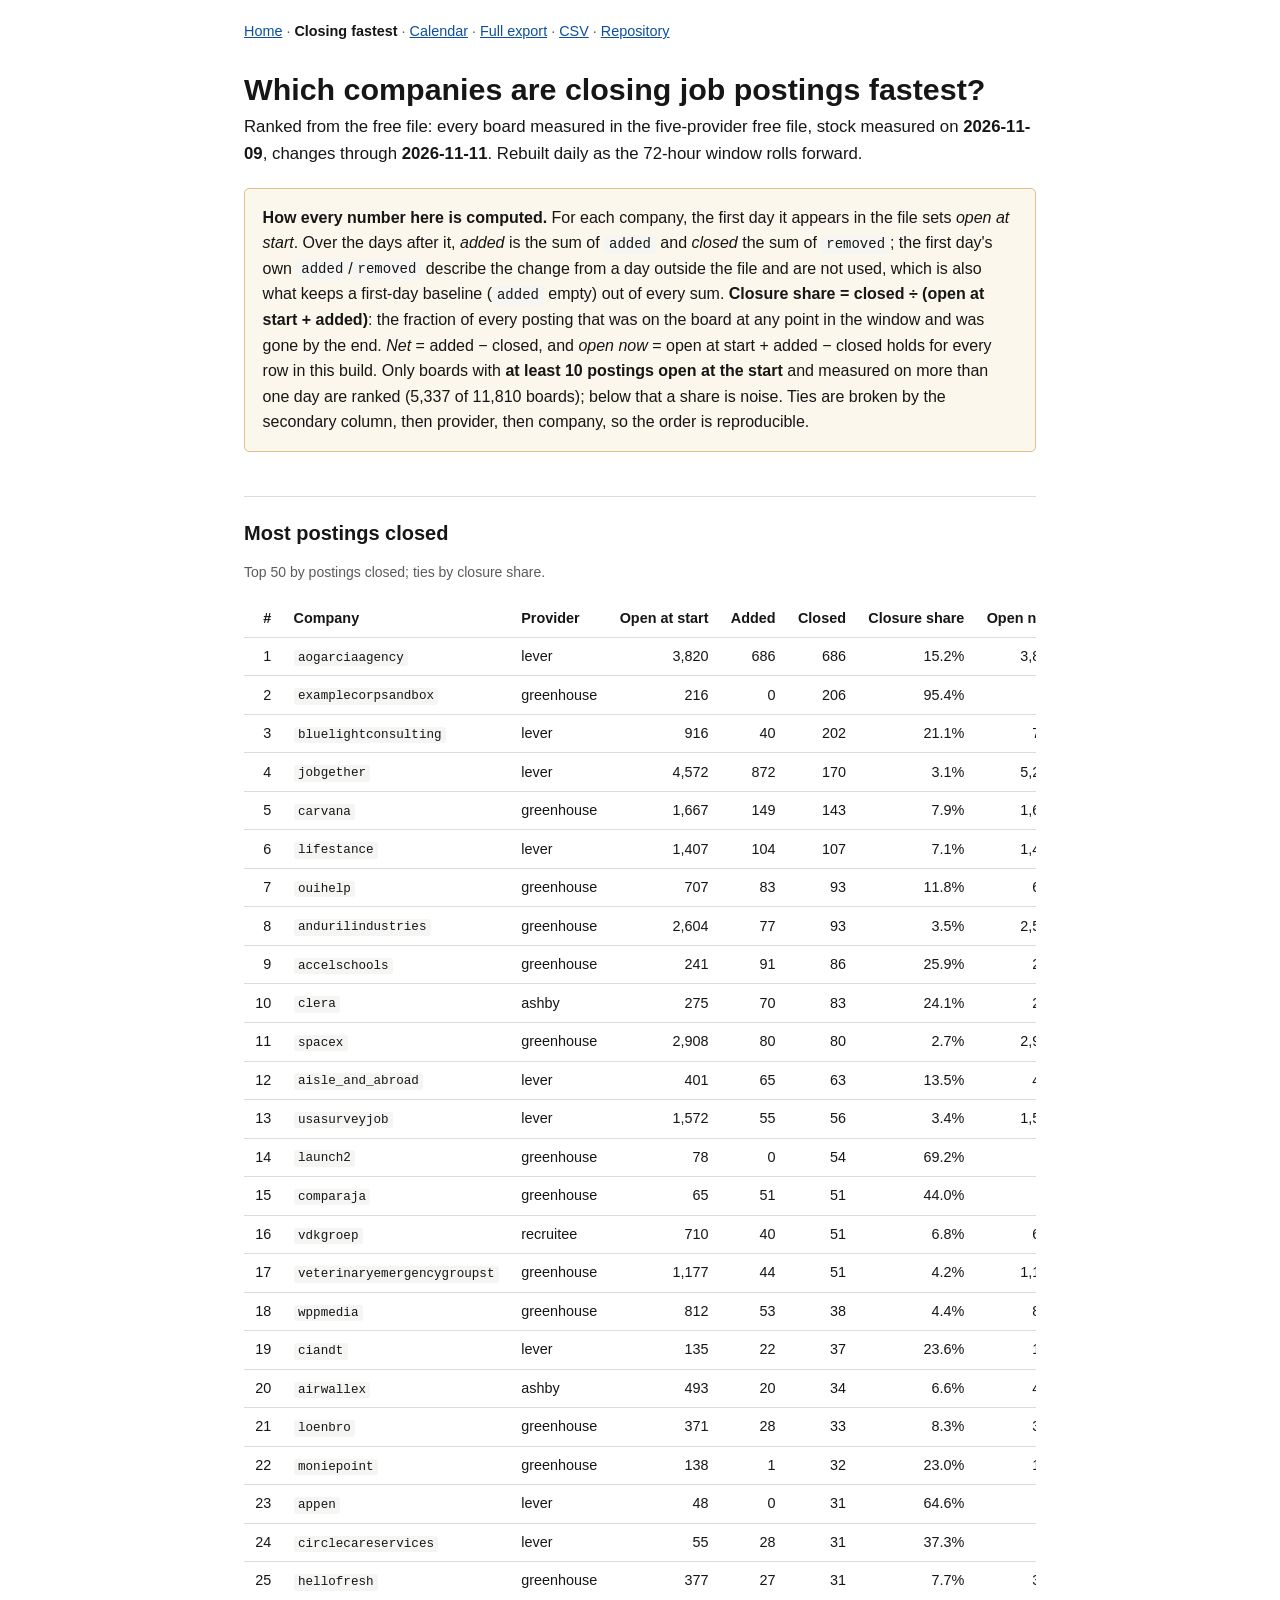
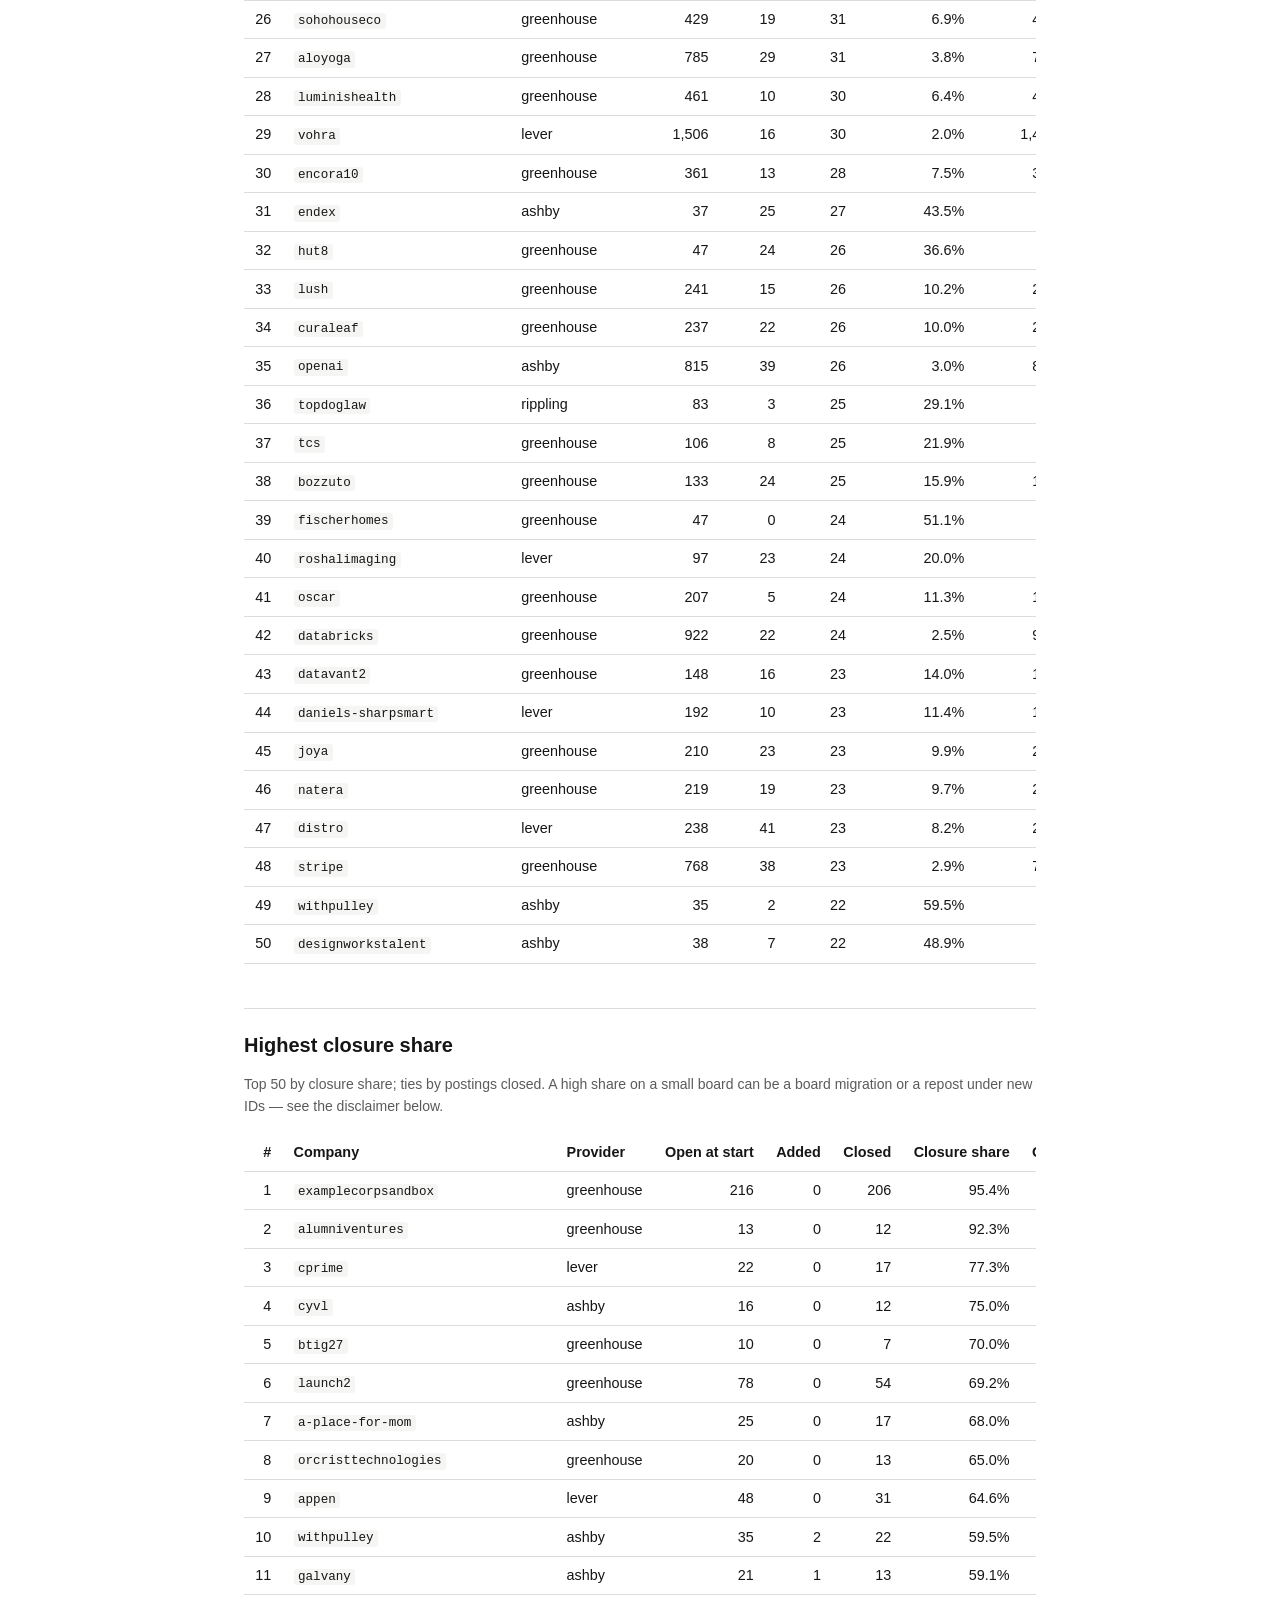
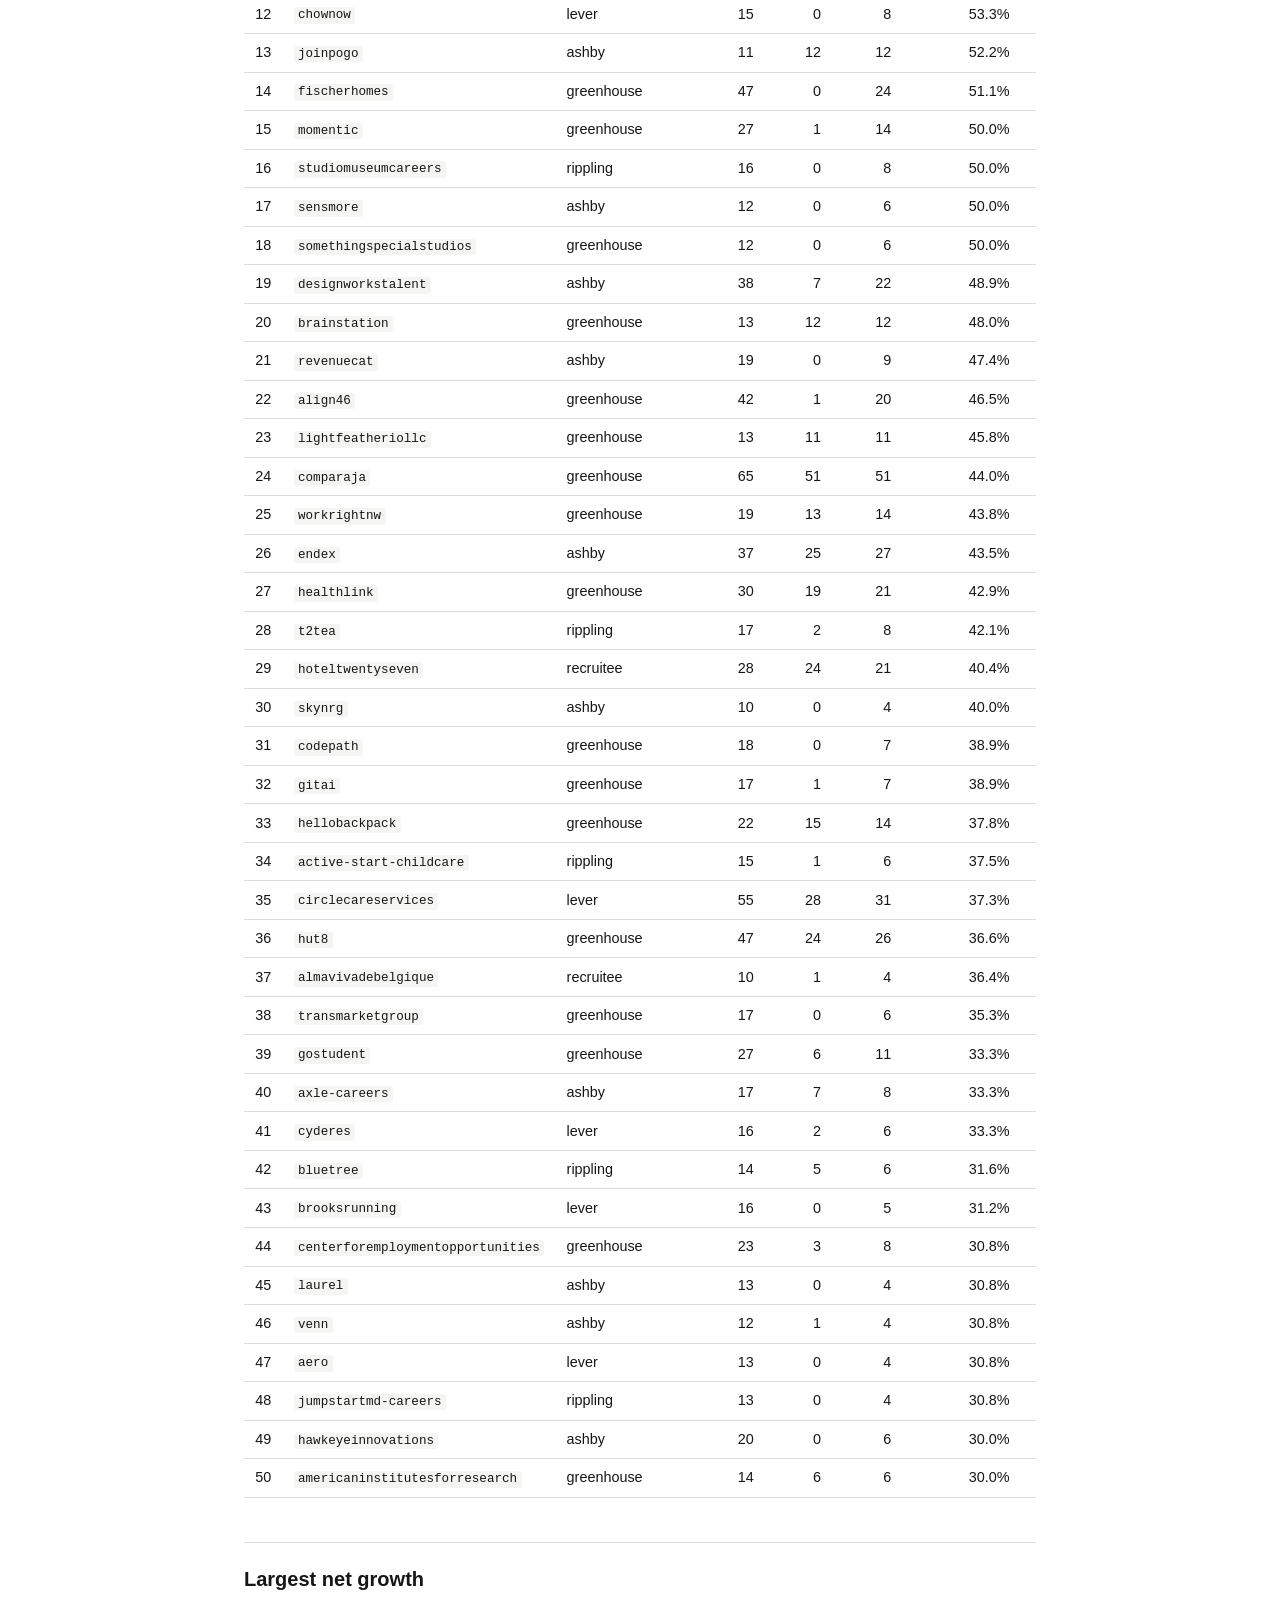
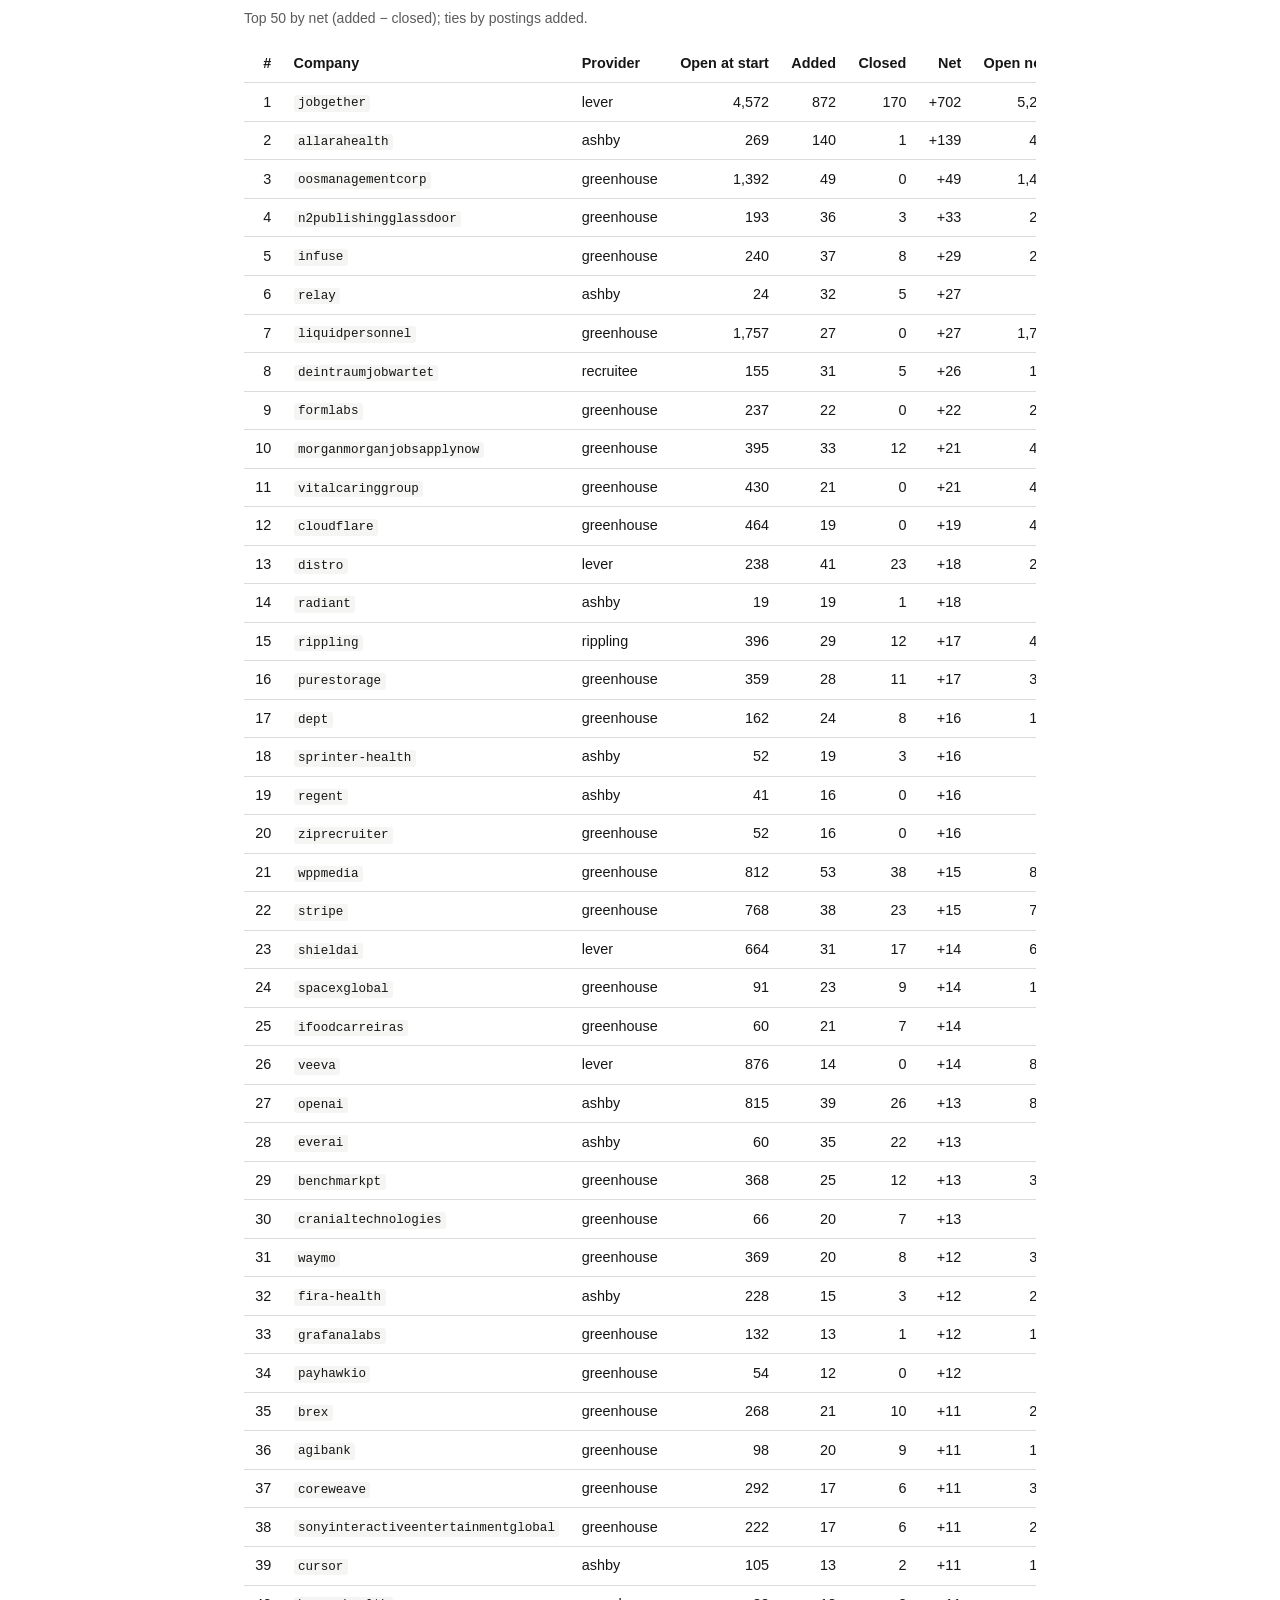
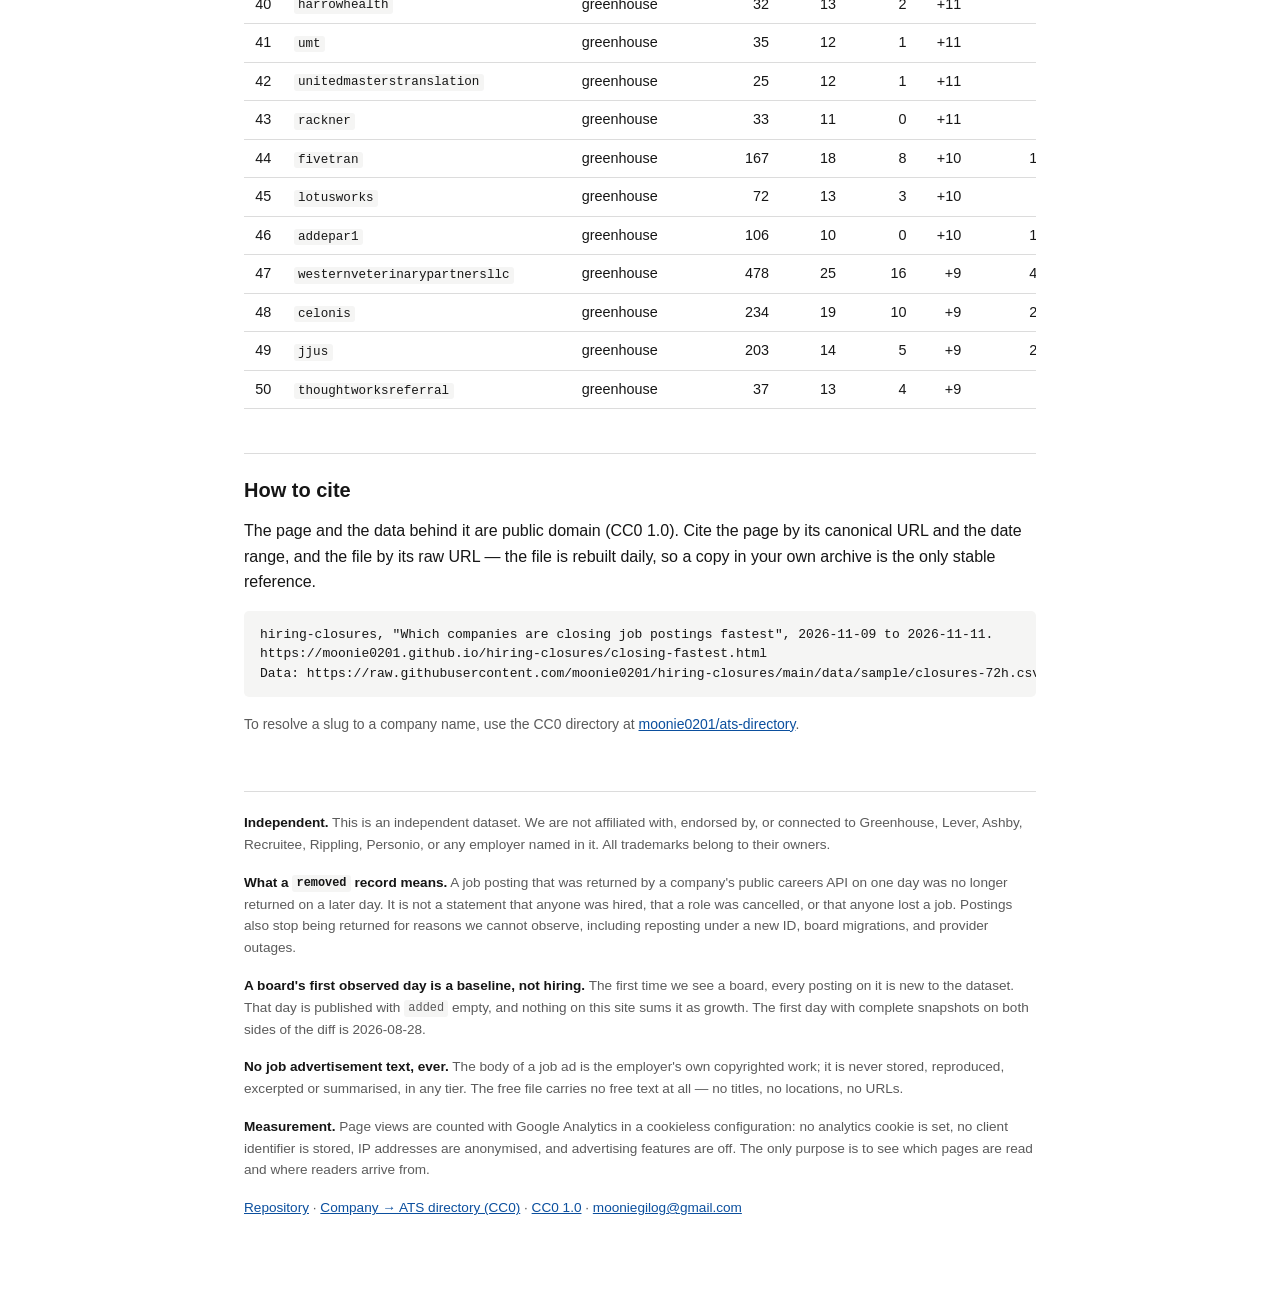
<file: docs/closing-fastest.html>
<!doctype html>
<html lang="en">
<head>
<meta charset="utf-8">
<meta name="viewport" content="width=device-width, initial-scale=1">
<title>Companies closing job postings fastest, 2026-11-09 to 2026-11-11 — hiring-closures</title>
<meta name="description" content="Company careers boards ranked by job postings closed and by closure share, 2026-11-09 to 2026-11-11, recomputed daily from a CC0 file of company-day counts across five ATS platforms. Formula stated; every number reproducible.">
<link rel="canonical" href="https://moonie0201.github.io/hiring-closures/closing-fastest.html">
<meta property="og:type" content="website">
<meta property="og:site_name" content="hiring-closures">
<meta property="og:title" content="Companies closing job postings fastest, 2026-11-09 to 2026-11-11 — hiring-closures">
<meta property="og:description" content="Company careers boards ranked by job postings closed and by closure share, 2026-11-09 to 2026-11-11, recomputed daily from a CC0 file of company-day counts across five ATS platforms. Formula stated; every number reproducible.">
<meta property="og:url" content="https://moonie0201.github.io/hiring-closures/closing-fastest.html">
<link rel="stylesheet" href="style.css">
<script async src="https://www.googletagmanager.com/gtag/js?id=G-3G87HK9EL5"></script>
<script>
window.dataLayer = window.dataLayer || [];
function gtag(){dataLayer.push(arguments);}
gtag('js', new Date());
gtag('config', 'G-3G87HK9EL5', {
  'client_storage': 'none',
  'allow_google_signals': false,
  'allow_ad_personalization_signals': false,
  'anonymize_ip': true
});
</script>
</head>
<body>
<nav><a href="./">Home</a> · <a href="closing-fastest.html" aria-current="page">Closing fastest</a> · <a href="calendar.html">Calendar</a> · <a href="export.html">Full export</a> · <a href="https://raw.githubusercontent.com/moonie0201/hiring-closures/main/data/sample/closures-72h.csv">CSV</a> · <a href="https://github.com/moonie0201/hiring-closures">Repository</a></nav>
<h1>Which companies are closing job postings fastest?</h1>
<p class="lede">Ranked from the free file: every board measured in the five-provider
free file, stock measured on <strong>2026-11-09</strong>, changes through
<strong>2026-11-11</strong>. Rebuilt daily as the 72-hour window rolls forward.</p>

<div class="note">
<p><strong>How every number here is computed.</strong> For each company, the first day it
appears in the file sets <em>open at start</em>. Over the days after it, <em>added</em> is
the sum of <code>added</code> and <em>closed</em> the sum of <code>removed</code>; the first
day's own <code>added</code>/<code>removed</code> describe the change from a day outside the
file and are not used, which is also what keeps a first-day baseline (<code>added</code>
empty) out of every sum. <strong>Closure share = closed ÷ (open at start + added)</strong>:
the fraction of every posting that was on the board at any point in the window and was
gone by the end. <em>Net</em> = added − closed, and <em>open now</em> = open at start + added
− closed holds for every row in this build. Only boards with <strong>at least 10 postings
open at the start</strong> and measured on more than one day are ranked (5,337 of
11,810 boards); below that a share is noise. Ties are broken by the secondary
column, then provider, then company, so the order is reproducible.</p>
</div>

<h2 id="closed">Most postings closed</h2>
<p class="small muted">Top 50 by postings closed; ties by closure share.</p>
<div class="tw"><table><thead><tr><th class="n">#</th><th class="">Company</th><th class="">Provider</th><th class="n">Open at start</th><th class="n">Added</th><th class="n">Closed</th><th class="n">Closure share</th><th class="n">Open now</th></tr></thead>
<tbody>
<tr><td class="n">1</td><td class=""><code>aogarciaagency</code></td><td class="">lever</td><td class="n">3,820</td><td class="n">686</td><td class="n">686</td><td class="n">15.2%</td><td class="n">3,820</td></tr>
<tr><td class="n">2</td><td class=""><code>examplecorpsandbox</code></td><td class="">greenhouse</td><td class="n">216</td><td class="n">0</td><td class="n">206</td><td class="n">95.4%</td><td class="n">10</td></tr>
<tr><td class="n">3</td><td class=""><code>bluelightconsulting</code></td><td class="">lever</td><td class="n">916</td><td class="n">40</td><td class="n">202</td><td class="n">21.1%</td><td class="n">754</td></tr>
<tr><td class="n">4</td><td class=""><code>jobgether</code></td><td class="">lever</td><td class="n">4,572</td><td class="n">872</td><td class="n">170</td><td class="n">3.1%</td><td class="n">5,274</td></tr>
<tr><td class="n">5</td><td class=""><code>carvana</code></td><td class="">greenhouse</td><td class="n">1,667</td><td class="n">149</td><td class="n">143</td><td class="n">7.9%</td><td class="n">1,673</td></tr>
<tr><td class="n">6</td><td class=""><code>lifestance</code></td><td class="">lever</td><td class="n">1,407</td><td class="n">104</td><td class="n">107</td><td class="n">7.1%</td><td class="n">1,404</td></tr>
<tr><td class="n">7</td><td class=""><code>ouihelp</code></td><td class="">greenhouse</td><td class="n">707</td><td class="n">83</td><td class="n">93</td><td class="n">11.8%</td><td class="n">697</td></tr>
<tr><td class="n">8</td><td class=""><code>andurilindustries</code></td><td class="">greenhouse</td><td class="n">2,604</td><td class="n">77</td><td class="n">93</td><td class="n">3.5%</td><td class="n">2,588</td></tr>
<tr><td class="n">9</td><td class=""><code>accelschools</code></td><td class="">greenhouse</td><td class="n">241</td><td class="n">91</td><td class="n">86</td><td class="n">25.9%</td><td class="n">246</td></tr>
<tr><td class="n">10</td><td class=""><code>clera</code></td><td class="">ashby</td><td class="n">275</td><td class="n">70</td><td class="n">83</td><td class="n">24.1%</td><td class="n">262</td></tr>
<tr><td class="n">11</td><td class=""><code>spacex</code></td><td class="">greenhouse</td><td class="n">2,908</td><td class="n">80</td><td class="n">80</td><td class="n">2.7%</td><td class="n">2,908</td></tr>
<tr><td class="n">12</td><td class=""><code>aisle_and_abroad</code></td><td class="">lever</td><td class="n">401</td><td class="n">65</td><td class="n">63</td><td class="n">13.5%</td><td class="n">403</td></tr>
<tr><td class="n">13</td><td class=""><code>usasurveyjob</code></td><td class="">lever</td><td class="n">1,572</td><td class="n">55</td><td class="n">56</td><td class="n">3.4%</td><td class="n">1,571</td></tr>
<tr><td class="n">14</td><td class=""><code>launch2</code></td><td class="">greenhouse</td><td class="n">78</td><td class="n">0</td><td class="n">54</td><td class="n">69.2%</td><td class="n">24</td></tr>
<tr><td class="n">15</td><td class=""><code>comparaja</code></td><td class="">greenhouse</td><td class="n">65</td><td class="n">51</td><td class="n">51</td><td class="n">44.0%</td><td class="n">65</td></tr>
<tr><td class="n">16</td><td class=""><code>vdkgroep</code></td><td class="">recruitee</td><td class="n">710</td><td class="n">40</td><td class="n">51</td><td class="n">6.8%</td><td class="n">699</td></tr>
<tr><td class="n">17</td><td class=""><code>veterinaryemergencygroupst</code></td><td class="">greenhouse</td><td class="n">1,177</td><td class="n">44</td><td class="n">51</td><td class="n">4.2%</td><td class="n">1,170</td></tr>
<tr><td class="n">18</td><td class=""><code>wppmedia</code></td><td class="">greenhouse</td><td class="n">812</td><td class="n">53</td><td class="n">38</td><td class="n">4.4%</td><td class="n">827</td></tr>
<tr><td class="n">19</td><td class=""><code>ciandt</code></td><td class="">lever</td><td class="n">135</td><td class="n">22</td><td class="n">37</td><td class="n">23.6%</td><td class="n">120</td></tr>
<tr><td class="n">20</td><td class=""><code>airwallex</code></td><td class="">ashby</td><td class="n">493</td><td class="n">20</td><td class="n">34</td><td class="n">6.6%</td><td class="n">479</td></tr>
<tr><td class="n">21</td><td class=""><code>loenbro</code></td><td class="">greenhouse</td><td class="n">371</td><td class="n">28</td><td class="n">33</td><td class="n">8.3%</td><td class="n">366</td></tr>
<tr><td class="n">22</td><td class=""><code>moniepoint</code></td><td class="">greenhouse</td><td class="n">138</td><td class="n">1</td><td class="n">32</td><td class="n">23.0%</td><td class="n">107</td></tr>
<tr><td class="n">23</td><td class=""><code>appen</code></td><td class="">lever</td><td class="n">48</td><td class="n">0</td><td class="n">31</td><td class="n">64.6%</td><td class="n">17</td></tr>
<tr><td class="n">24</td><td class=""><code>circlecareservices</code></td><td class="">lever</td><td class="n">55</td><td class="n">28</td><td class="n">31</td><td class="n">37.3%</td><td class="n">52</td></tr>
<tr><td class="n">25</td><td class=""><code>hellofresh</code></td><td class="">greenhouse</td><td class="n">377</td><td class="n">27</td><td class="n">31</td><td class="n">7.7%</td><td class="n">373</td></tr>
<tr><td class="n">26</td><td class=""><code>sohohouseco</code></td><td class="">greenhouse</td><td class="n">429</td><td class="n">19</td><td class="n">31</td><td class="n">6.9%</td><td class="n">417</td></tr>
<tr><td class="n">27</td><td class=""><code>aloyoga</code></td><td class="">greenhouse</td><td class="n">785</td><td class="n">29</td><td class="n">31</td><td class="n">3.8%</td><td class="n">783</td></tr>
<tr><td class="n">28</td><td class=""><code>luminishealth</code></td><td class="">greenhouse</td><td class="n">461</td><td class="n">10</td><td class="n">30</td><td class="n">6.4%</td><td class="n">441</td></tr>
<tr><td class="n">29</td><td class=""><code>vohra</code></td><td class="">lever</td><td class="n">1,506</td><td class="n">16</td><td class="n">30</td><td class="n">2.0%</td><td class="n">1,492</td></tr>
<tr><td class="n">30</td><td class=""><code>encora10</code></td><td class="">greenhouse</td><td class="n">361</td><td class="n">13</td><td class="n">28</td><td class="n">7.5%</td><td class="n">346</td></tr>
<tr><td class="n">31</td><td class=""><code>endex</code></td><td class="">ashby</td><td class="n">37</td><td class="n">25</td><td class="n">27</td><td class="n">43.5%</td><td class="n">35</td></tr>
<tr><td class="n">32</td><td class=""><code>hut8</code></td><td class="">greenhouse</td><td class="n">47</td><td class="n">24</td><td class="n">26</td><td class="n">36.6%</td><td class="n">45</td></tr>
<tr><td class="n">33</td><td class=""><code>lush</code></td><td class="">greenhouse</td><td class="n">241</td><td class="n">15</td><td class="n">26</td><td class="n">10.2%</td><td class="n">230</td></tr>
<tr><td class="n">34</td><td class=""><code>curaleaf</code></td><td class="">greenhouse</td><td class="n">237</td><td class="n">22</td><td class="n">26</td><td class="n">10.0%</td><td class="n">233</td></tr>
<tr><td class="n">35</td><td class=""><code>openai</code></td><td class="">ashby</td><td class="n">815</td><td class="n">39</td><td class="n">26</td><td class="n">3.0%</td><td class="n">828</td></tr>
<tr><td class="n">36</td><td class=""><code>topdoglaw</code></td><td class="">rippling</td><td class="n">83</td><td class="n">3</td><td class="n">25</td><td class="n">29.1%</td><td class="n">61</td></tr>
<tr><td class="n">37</td><td class=""><code>tcs</code></td><td class="">greenhouse</td><td class="n">106</td><td class="n">8</td><td class="n">25</td><td class="n">21.9%</td><td class="n">89</td></tr>
<tr><td class="n">38</td><td class=""><code>bozzuto</code></td><td class="">greenhouse</td><td class="n">133</td><td class="n">24</td><td class="n">25</td><td class="n">15.9%</td><td class="n">132</td></tr>
<tr><td class="n">39</td><td class=""><code>fischerhomes</code></td><td class="">greenhouse</td><td class="n">47</td><td class="n">0</td><td class="n">24</td><td class="n">51.1%</td><td class="n">23</td></tr>
<tr><td class="n">40</td><td class=""><code>roshalimaging</code></td><td class="">lever</td><td class="n">97</td><td class="n">23</td><td class="n">24</td><td class="n">20.0%</td><td class="n">96</td></tr>
<tr><td class="n">41</td><td class=""><code>oscar</code></td><td class="">greenhouse</td><td class="n">207</td><td class="n">5</td><td class="n">24</td><td class="n">11.3%</td><td class="n">188</td></tr>
<tr><td class="n">42</td><td class=""><code>databricks</code></td><td class="">greenhouse</td><td class="n">922</td><td class="n">22</td><td class="n">24</td><td class="n">2.5%</td><td class="n">920</td></tr>
<tr><td class="n">43</td><td class=""><code>datavant2</code></td><td class="">greenhouse</td><td class="n">148</td><td class="n">16</td><td class="n">23</td><td class="n">14.0%</td><td class="n">141</td></tr>
<tr><td class="n">44</td><td class=""><code>daniels-sharpsmart</code></td><td class="">lever</td><td class="n">192</td><td class="n">10</td><td class="n">23</td><td class="n">11.4%</td><td class="n">179</td></tr>
<tr><td class="n">45</td><td class=""><code>joya</code></td><td class="">greenhouse</td><td class="n">210</td><td class="n">23</td><td class="n">23</td><td class="n">9.9%</td><td class="n">210</td></tr>
<tr><td class="n">46</td><td class=""><code>natera</code></td><td class="">greenhouse</td><td class="n">219</td><td class="n">19</td><td class="n">23</td><td class="n">9.7%</td><td class="n">215</td></tr>
<tr><td class="n">47</td><td class=""><code>distro</code></td><td class="">lever</td><td class="n">238</td><td class="n">41</td><td class="n">23</td><td class="n">8.2%</td><td class="n">256</td></tr>
<tr><td class="n">48</td><td class=""><code>stripe</code></td><td class="">greenhouse</td><td class="n">768</td><td class="n">38</td><td class="n">23</td><td class="n">2.9%</td><td class="n">783</td></tr>
<tr><td class="n">49</td><td class=""><code>withpulley</code></td><td class="">ashby</td><td class="n">35</td><td class="n">2</td><td class="n">22</td><td class="n">59.5%</td><td class="n">15</td></tr>
<tr><td class="n">50</td><td class=""><code>designworkstalent</code></td><td class="">ashby</td><td class="n">38</td><td class="n">7</td><td class="n">22</td><td class="n">48.9%</td><td class="n">23</td></tr>
</tbody></table></div>

<h2 id="share">Highest closure share</h2>
<p class="small muted">Top 50 by closure share; ties by postings closed. A high
share on a small board can be a board migration or a repost under new IDs — see the
disclaimer below.</p>
<div class="tw"><table><thead><tr><th class="n">#</th><th class="">Company</th><th class="">Provider</th><th class="n">Open at start</th><th class="n">Added</th><th class="n">Closed</th><th class="n">Closure share</th><th class="n">Open now</th></tr></thead>
<tbody>
<tr><td class="n">1</td><td class=""><code>examplecorpsandbox</code></td><td class="">greenhouse</td><td class="n">216</td><td class="n">0</td><td class="n">206</td><td class="n">95.4%</td><td class="n">10</td></tr>
<tr><td class="n">2</td><td class=""><code>alumniventures</code></td><td class="">greenhouse</td><td class="n">13</td><td class="n">0</td><td class="n">12</td><td class="n">92.3%</td><td class="n">1</td></tr>
<tr><td class="n">3</td><td class=""><code>cprime</code></td><td class="">lever</td><td class="n">22</td><td class="n">0</td><td class="n">17</td><td class="n">77.3%</td><td class="n">5</td></tr>
<tr><td class="n">4</td><td class=""><code>cyvl</code></td><td class="">ashby</td><td class="n">16</td><td class="n">0</td><td class="n">12</td><td class="n">75.0%</td><td class="n">4</td></tr>
<tr><td class="n">5</td><td class=""><code>btig27</code></td><td class="">greenhouse</td><td class="n">10</td><td class="n">0</td><td class="n">7</td><td class="n">70.0%</td><td class="n">3</td></tr>
<tr><td class="n">6</td><td class=""><code>launch2</code></td><td class="">greenhouse</td><td class="n">78</td><td class="n">0</td><td class="n">54</td><td class="n">69.2%</td><td class="n">24</td></tr>
<tr><td class="n">7</td><td class=""><code>a-place-for-mom</code></td><td class="">ashby</td><td class="n">25</td><td class="n">0</td><td class="n">17</td><td class="n">68.0%</td><td class="n">8</td></tr>
<tr><td class="n">8</td><td class=""><code>orcristtechnologies</code></td><td class="">greenhouse</td><td class="n">20</td><td class="n">0</td><td class="n">13</td><td class="n">65.0%</td><td class="n">7</td></tr>
<tr><td class="n">9</td><td class=""><code>appen</code></td><td class="">lever</td><td class="n">48</td><td class="n">0</td><td class="n">31</td><td class="n">64.6%</td><td class="n">17</td></tr>
<tr><td class="n">10</td><td class=""><code>withpulley</code></td><td class="">ashby</td><td class="n">35</td><td class="n">2</td><td class="n">22</td><td class="n">59.5%</td><td class="n">15</td></tr>
<tr><td class="n">11</td><td class=""><code>galvany</code></td><td class="">ashby</td><td class="n">21</td><td class="n">1</td><td class="n">13</td><td class="n">59.1%</td><td class="n">9</td></tr>
<tr><td class="n">12</td><td class=""><code>chownow</code></td><td class="">lever</td><td class="n">15</td><td class="n">0</td><td class="n">8</td><td class="n">53.3%</td><td class="n">7</td></tr>
<tr><td class="n">13</td><td class=""><code>joinpogo</code></td><td class="">ashby</td><td class="n">11</td><td class="n">12</td><td class="n">12</td><td class="n">52.2%</td><td class="n">11</td></tr>
<tr><td class="n">14</td><td class=""><code>fischerhomes</code></td><td class="">greenhouse</td><td class="n">47</td><td class="n">0</td><td class="n">24</td><td class="n">51.1%</td><td class="n">23</td></tr>
<tr><td class="n">15</td><td class=""><code>momentic</code></td><td class="">greenhouse</td><td class="n">27</td><td class="n">1</td><td class="n">14</td><td class="n">50.0%</td><td class="n">14</td></tr>
<tr><td class="n">16</td><td class=""><code>studiomuseumcareers</code></td><td class="">rippling</td><td class="n">16</td><td class="n">0</td><td class="n">8</td><td class="n">50.0%</td><td class="n">8</td></tr>
<tr><td class="n">17</td><td class=""><code>sensmore</code></td><td class="">ashby</td><td class="n">12</td><td class="n">0</td><td class="n">6</td><td class="n">50.0%</td><td class="n">6</td></tr>
<tr><td class="n">18</td><td class=""><code>somethingspecialstudios</code></td><td class="">greenhouse</td><td class="n">12</td><td class="n">0</td><td class="n">6</td><td class="n">50.0%</td><td class="n">6</td></tr>
<tr><td class="n">19</td><td class=""><code>designworkstalent</code></td><td class="">ashby</td><td class="n">38</td><td class="n">7</td><td class="n">22</td><td class="n">48.9%</td><td class="n">23</td></tr>
<tr><td class="n">20</td><td class=""><code>brainstation</code></td><td class="">greenhouse</td><td class="n">13</td><td class="n">12</td><td class="n">12</td><td class="n">48.0%</td><td class="n">13</td></tr>
<tr><td class="n">21</td><td class=""><code>revenuecat</code></td><td class="">ashby</td><td class="n">19</td><td class="n">0</td><td class="n">9</td><td class="n">47.4%</td><td class="n">10</td></tr>
<tr><td class="n">22</td><td class=""><code>align46</code></td><td class="">greenhouse</td><td class="n">42</td><td class="n">1</td><td class="n">20</td><td class="n">46.5%</td><td class="n">23</td></tr>
<tr><td class="n">23</td><td class=""><code>lightfeatheriollc</code></td><td class="">greenhouse</td><td class="n">13</td><td class="n">11</td><td class="n">11</td><td class="n">45.8%</td><td class="n">13</td></tr>
<tr><td class="n">24</td><td class=""><code>comparaja</code></td><td class="">greenhouse</td><td class="n">65</td><td class="n">51</td><td class="n">51</td><td class="n">44.0%</td><td class="n">65</td></tr>
<tr><td class="n">25</td><td class=""><code>workrightnw</code></td><td class="">greenhouse</td><td class="n">19</td><td class="n">13</td><td class="n">14</td><td class="n">43.8%</td><td class="n">18</td></tr>
<tr><td class="n">26</td><td class=""><code>endex</code></td><td class="">ashby</td><td class="n">37</td><td class="n">25</td><td class="n">27</td><td class="n">43.5%</td><td class="n">35</td></tr>
<tr><td class="n">27</td><td class=""><code>healthlink</code></td><td class="">greenhouse</td><td class="n">30</td><td class="n">19</td><td class="n">21</td><td class="n">42.9%</td><td class="n">28</td></tr>
<tr><td class="n">28</td><td class=""><code>t2tea</code></td><td class="">rippling</td><td class="n">17</td><td class="n">2</td><td class="n">8</td><td class="n">42.1%</td><td class="n">11</td></tr>
<tr><td class="n">29</td><td class=""><code>hoteltwentyseven</code></td><td class="">recruitee</td><td class="n">28</td><td class="n">24</td><td class="n">21</td><td class="n">40.4%</td><td class="n">31</td></tr>
<tr><td class="n">30</td><td class=""><code>skynrg</code></td><td class="">ashby</td><td class="n">10</td><td class="n">0</td><td class="n">4</td><td class="n">40.0%</td><td class="n">6</td></tr>
<tr><td class="n">31</td><td class=""><code>codepath</code></td><td class="">greenhouse</td><td class="n">18</td><td class="n">0</td><td class="n">7</td><td class="n">38.9%</td><td class="n">11</td></tr>
<tr><td class="n">32</td><td class=""><code>gitai</code></td><td class="">greenhouse</td><td class="n">17</td><td class="n">1</td><td class="n">7</td><td class="n">38.9%</td><td class="n">11</td></tr>
<tr><td class="n">33</td><td class=""><code>hellobackpack</code></td><td class="">greenhouse</td><td class="n">22</td><td class="n">15</td><td class="n">14</td><td class="n">37.8%</td><td class="n">23</td></tr>
<tr><td class="n">34</td><td class=""><code>active-start-childcare</code></td><td class="">rippling</td><td class="n">15</td><td class="n">1</td><td class="n">6</td><td class="n">37.5%</td><td class="n">10</td></tr>
<tr><td class="n">35</td><td class=""><code>circlecareservices</code></td><td class="">lever</td><td class="n">55</td><td class="n">28</td><td class="n">31</td><td class="n">37.3%</td><td class="n">52</td></tr>
<tr><td class="n">36</td><td class=""><code>hut8</code></td><td class="">greenhouse</td><td class="n">47</td><td class="n">24</td><td class="n">26</td><td class="n">36.6%</td><td class="n">45</td></tr>
<tr><td class="n">37</td><td class=""><code>almavivadebelgique</code></td><td class="">recruitee</td><td class="n">10</td><td class="n">1</td><td class="n">4</td><td class="n">36.4%</td><td class="n">7</td></tr>
<tr><td class="n">38</td><td class=""><code>transmarketgroup</code></td><td class="">greenhouse</td><td class="n">17</td><td class="n">0</td><td class="n">6</td><td class="n">35.3%</td><td class="n">11</td></tr>
<tr><td class="n">39</td><td class=""><code>gostudent</code></td><td class="">greenhouse</td><td class="n">27</td><td class="n">6</td><td class="n">11</td><td class="n">33.3%</td><td class="n">22</td></tr>
<tr><td class="n">40</td><td class=""><code>axle-careers</code></td><td class="">ashby</td><td class="n">17</td><td class="n">7</td><td class="n">8</td><td class="n">33.3%</td><td class="n">16</td></tr>
<tr><td class="n">41</td><td class=""><code>cyderes</code></td><td class="">lever</td><td class="n">16</td><td class="n">2</td><td class="n">6</td><td class="n">33.3%</td><td class="n">12</td></tr>
<tr><td class="n">42</td><td class=""><code>bluetree</code></td><td class="">rippling</td><td class="n">14</td><td class="n">5</td><td class="n">6</td><td class="n">31.6%</td><td class="n">13</td></tr>
<tr><td class="n">43</td><td class=""><code>brooksrunning</code></td><td class="">lever</td><td class="n">16</td><td class="n">0</td><td class="n">5</td><td class="n">31.2%</td><td class="n">11</td></tr>
<tr><td class="n">44</td><td class=""><code>centerforemploymentopportunities</code></td><td class="">greenhouse</td><td class="n">23</td><td class="n">3</td><td class="n">8</td><td class="n">30.8%</td><td class="n">18</td></tr>
<tr><td class="n">45</td><td class=""><code>laurel</code></td><td class="">ashby</td><td class="n">13</td><td class="n">0</td><td class="n">4</td><td class="n">30.8%</td><td class="n">9</td></tr>
<tr><td class="n">46</td><td class=""><code>venn</code></td><td class="">ashby</td><td class="n">12</td><td class="n">1</td><td class="n">4</td><td class="n">30.8%</td><td class="n">9</td></tr>
<tr><td class="n">47</td><td class=""><code>aero</code></td><td class="">lever</td><td class="n">13</td><td class="n">0</td><td class="n">4</td><td class="n">30.8%</td><td class="n">9</td></tr>
<tr><td class="n">48</td><td class=""><code>jumpstartmd-careers</code></td><td class="">rippling</td><td class="n">13</td><td class="n">0</td><td class="n">4</td><td class="n">30.8%</td><td class="n">9</td></tr>
<tr><td class="n">49</td><td class=""><code>hawkeyeinnovations</code></td><td class="">ashby</td><td class="n">20</td><td class="n">0</td><td class="n">6</td><td class="n">30.0%</td><td class="n">14</td></tr>
<tr><td class="n">50</td><td class=""><code>americaninstitutesforresearch</code></td><td class="">greenhouse</td><td class="n">14</td><td class="n">6</td><td class="n">6</td><td class="n">30.0%</td><td class="n">14</td></tr>
</tbody></table></div>

<h2 id="growth">Largest net growth</h2>
<p class="small muted">Top 50 by net (added − closed); ties by postings added.</p>
<div class="tw"><table><thead><tr><th class="n">#</th><th class="">Company</th><th class="">Provider</th><th class="n">Open at start</th><th class="n">Added</th><th class="n">Closed</th><th class="n">Net</th><th class="n">Open now</th></tr></thead>
<tbody>
<tr><td class="n">1</td><td class=""><code>jobgether</code></td><td class="">lever</td><td class="n">4,572</td><td class="n">872</td><td class="n">170</td><td class="n">+702</td><td class="n">5,274</td></tr>
<tr><td class="n">2</td><td class=""><code>allarahealth</code></td><td class="">ashby</td><td class="n">269</td><td class="n">140</td><td class="n">1</td><td class="n">+139</td><td class="n">408</td></tr>
<tr><td class="n">3</td><td class=""><code>oosmanagementcorp</code></td><td class="">greenhouse</td><td class="n">1,392</td><td class="n">49</td><td class="n">0</td><td class="n">+49</td><td class="n">1,441</td></tr>
<tr><td class="n">4</td><td class=""><code>n2publishingglassdoor</code></td><td class="">greenhouse</td><td class="n">193</td><td class="n">36</td><td class="n">3</td><td class="n">+33</td><td class="n">226</td></tr>
<tr><td class="n">5</td><td class=""><code>infuse</code></td><td class="">greenhouse</td><td class="n">240</td><td class="n">37</td><td class="n">8</td><td class="n">+29</td><td class="n">269</td></tr>
<tr><td class="n">6</td><td class=""><code>relay</code></td><td class="">ashby</td><td class="n">24</td><td class="n">32</td><td class="n">5</td><td class="n">+27</td><td class="n">51</td></tr>
<tr><td class="n">7</td><td class=""><code>liquidpersonnel</code></td><td class="">greenhouse</td><td class="n">1,757</td><td class="n">27</td><td class="n">0</td><td class="n">+27</td><td class="n">1,784</td></tr>
<tr><td class="n">8</td><td class=""><code>deintraumjobwartet</code></td><td class="">recruitee</td><td class="n">155</td><td class="n">31</td><td class="n">5</td><td class="n">+26</td><td class="n">181</td></tr>
<tr><td class="n">9</td><td class=""><code>formlabs</code></td><td class="">greenhouse</td><td class="n">237</td><td class="n">22</td><td class="n">0</td><td class="n">+22</td><td class="n">259</td></tr>
<tr><td class="n">10</td><td class=""><code>morganmorganjobsapplynow</code></td><td class="">greenhouse</td><td class="n">395</td><td class="n">33</td><td class="n">12</td><td class="n">+21</td><td class="n">416</td></tr>
<tr><td class="n">11</td><td class=""><code>vitalcaringgroup</code></td><td class="">greenhouse</td><td class="n">430</td><td class="n">21</td><td class="n">0</td><td class="n">+21</td><td class="n">451</td></tr>
<tr><td class="n">12</td><td class=""><code>cloudflare</code></td><td class="">greenhouse</td><td class="n">464</td><td class="n">19</td><td class="n">0</td><td class="n">+19</td><td class="n">483</td></tr>
<tr><td class="n">13</td><td class=""><code>distro</code></td><td class="">lever</td><td class="n">238</td><td class="n">41</td><td class="n">23</td><td class="n">+18</td><td class="n">256</td></tr>
<tr><td class="n">14</td><td class=""><code>radiant</code></td><td class="">ashby</td><td class="n">19</td><td class="n">19</td><td class="n">1</td><td class="n">+18</td><td class="n">37</td></tr>
<tr><td class="n">15</td><td class=""><code>rippling</code></td><td class="">rippling</td><td class="n">396</td><td class="n">29</td><td class="n">12</td><td class="n">+17</td><td class="n">413</td></tr>
<tr><td class="n">16</td><td class=""><code>purestorage</code></td><td class="">greenhouse</td><td class="n">359</td><td class="n">28</td><td class="n">11</td><td class="n">+17</td><td class="n">376</td></tr>
<tr><td class="n">17</td><td class=""><code>dept</code></td><td class="">greenhouse</td><td class="n">162</td><td class="n">24</td><td class="n">8</td><td class="n">+16</td><td class="n">178</td></tr>
<tr><td class="n">18</td><td class=""><code>sprinter-health</code></td><td class="">ashby</td><td class="n">52</td><td class="n">19</td><td class="n">3</td><td class="n">+16</td><td class="n">68</td></tr>
<tr><td class="n">19</td><td class=""><code>regent</code></td><td class="">ashby</td><td class="n">41</td><td class="n">16</td><td class="n">0</td><td class="n">+16</td><td class="n">57</td></tr>
<tr><td class="n">20</td><td class=""><code>ziprecruiter</code></td><td class="">greenhouse</td><td class="n">52</td><td class="n">16</td><td class="n">0</td><td class="n">+16</td><td class="n">68</td></tr>
<tr><td class="n">21</td><td class=""><code>wppmedia</code></td><td class="">greenhouse</td><td class="n">812</td><td class="n">53</td><td class="n">38</td><td class="n">+15</td><td class="n">827</td></tr>
<tr><td class="n">22</td><td class=""><code>stripe</code></td><td class="">greenhouse</td><td class="n">768</td><td class="n">38</td><td class="n">23</td><td class="n">+15</td><td class="n">783</td></tr>
<tr><td class="n">23</td><td class=""><code>shieldai</code></td><td class="">lever</td><td class="n">664</td><td class="n">31</td><td class="n">17</td><td class="n">+14</td><td class="n">678</td></tr>
<tr><td class="n">24</td><td class=""><code>spacexglobal</code></td><td class="">greenhouse</td><td class="n">91</td><td class="n">23</td><td class="n">9</td><td class="n">+14</td><td class="n">105</td></tr>
<tr><td class="n">25</td><td class=""><code>ifoodcarreiras</code></td><td class="">greenhouse</td><td class="n">60</td><td class="n">21</td><td class="n">7</td><td class="n">+14</td><td class="n">74</td></tr>
<tr><td class="n">26</td><td class=""><code>veeva</code></td><td class="">lever</td><td class="n">876</td><td class="n">14</td><td class="n">0</td><td class="n">+14</td><td class="n">890</td></tr>
<tr><td class="n">27</td><td class=""><code>openai</code></td><td class="">ashby</td><td class="n">815</td><td class="n">39</td><td class="n">26</td><td class="n">+13</td><td class="n">828</td></tr>
<tr><td class="n">28</td><td class=""><code>everai</code></td><td class="">ashby</td><td class="n">60</td><td class="n">35</td><td class="n">22</td><td class="n">+13</td><td class="n">73</td></tr>
<tr><td class="n">29</td><td class=""><code>benchmarkpt</code></td><td class="">greenhouse</td><td class="n">368</td><td class="n">25</td><td class="n">12</td><td class="n">+13</td><td class="n">381</td></tr>
<tr><td class="n">30</td><td class=""><code>cranialtechnologies</code></td><td class="">greenhouse</td><td class="n">66</td><td class="n">20</td><td class="n">7</td><td class="n">+13</td><td class="n">79</td></tr>
<tr><td class="n">31</td><td class=""><code>waymo</code></td><td class="">greenhouse</td><td class="n">369</td><td class="n">20</td><td class="n">8</td><td class="n">+12</td><td class="n">381</td></tr>
<tr><td class="n">32</td><td class=""><code>fira-health</code></td><td class="">ashby</td><td class="n">228</td><td class="n">15</td><td class="n">3</td><td class="n">+12</td><td class="n">240</td></tr>
<tr><td class="n">33</td><td class=""><code>grafanalabs</code></td><td class="">greenhouse</td><td class="n">132</td><td class="n">13</td><td class="n">1</td><td class="n">+12</td><td class="n">144</td></tr>
<tr><td class="n">34</td><td class=""><code>payhawkio</code></td><td class="">greenhouse</td><td class="n">54</td><td class="n">12</td><td class="n">0</td><td class="n">+12</td><td class="n">66</td></tr>
<tr><td class="n">35</td><td class=""><code>brex</code></td><td class="">greenhouse</td><td class="n">268</td><td class="n">21</td><td class="n">10</td><td class="n">+11</td><td class="n">279</td></tr>
<tr><td class="n">36</td><td class=""><code>agibank</code></td><td class="">greenhouse</td><td class="n">98</td><td class="n">20</td><td class="n">9</td><td class="n">+11</td><td class="n">109</td></tr>
<tr><td class="n">37</td><td class=""><code>coreweave</code></td><td class="">greenhouse</td><td class="n">292</td><td class="n">17</td><td class="n">6</td><td class="n">+11</td><td class="n">303</td></tr>
<tr><td class="n">38</td><td class=""><code>sonyinteractiveentertainmentglobal</code></td><td class="">greenhouse</td><td class="n">222</td><td class="n">17</td><td class="n">6</td><td class="n">+11</td><td class="n">233</td></tr>
<tr><td class="n">39</td><td class=""><code>cursor</code></td><td class="">ashby</td><td class="n">105</td><td class="n">13</td><td class="n">2</td><td class="n">+11</td><td class="n">116</td></tr>
<tr><td class="n">40</td><td class=""><code>harrowhealth</code></td><td class="">greenhouse</td><td class="n">32</td><td class="n">13</td><td class="n">2</td><td class="n">+11</td><td class="n">43</td></tr>
<tr><td class="n">41</td><td class=""><code>umt</code></td><td class="">greenhouse</td><td class="n">35</td><td class="n">12</td><td class="n">1</td><td class="n">+11</td><td class="n">46</td></tr>
<tr><td class="n">42</td><td class=""><code>unitedmasterstranslation</code></td><td class="">greenhouse</td><td class="n">25</td><td class="n">12</td><td class="n">1</td><td class="n">+11</td><td class="n">36</td></tr>
<tr><td class="n">43</td><td class=""><code>rackner</code></td><td class="">greenhouse</td><td class="n">33</td><td class="n">11</td><td class="n">0</td><td class="n">+11</td><td class="n">44</td></tr>
<tr><td class="n">44</td><td class=""><code>fivetran</code></td><td class="">greenhouse</td><td class="n">167</td><td class="n">18</td><td class="n">8</td><td class="n">+10</td><td class="n">177</td></tr>
<tr><td class="n">45</td><td class=""><code>lotusworks</code></td><td class="">greenhouse</td><td class="n">72</td><td class="n">13</td><td class="n">3</td><td class="n">+10</td><td class="n">82</td></tr>
<tr><td class="n">46</td><td class=""><code>addepar1</code></td><td class="">greenhouse</td><td class="n">106</td><td class="n">10</td><td class="n">0</td><td class="n">+10</td><td class="n">116</td></tr>
<tr><td class="n">47</td><td class=""><code>westernveterinarypartnersllc</code></td><td class="">greenhouse</td><td class="n">478</td><td class="n">25</td><td class="n">16</td><td class="n">+9</td><td class="n">487</td></tr>
<tr><td class="n">48</td><td class=""><code>celonis</code></td><td class="">greenhouse</td><td class="n">234</td><td class="n">19</td><td class="n">10</td><td class="n">+9</td><td class="n">243</td></tr>
<tr><td class="n">49</td><td class=""><code>jjus</code></td><td class="">greenhouse</td><td class="n">203</td><td class="n">14</td><td class="n">5</td><td class="n">+9</td><td class="n">212</td></tr>
<tr><td class="n">50</td><td class=""><code>thoughtworksreferral</code></td><td class="">greenhouse</td><td class="n">37</td><td class="n">13</td><td class="n">4</td><td class="n">+9</td><td class="n">46</td></tr>
</tbody></table></div>

<h2 id="cite">How to cite</h2>
<p>The page and the data behind it are public domain (CC0 1.0). Cite the page by its
canonical URL and the date range, and the file by its raw URL — the file is rebuilt daily,
so a copy in your own archive is the only stable reference.</p>
<pre><code>hiring-closures, "Which companies are closing job postings fastest", 2026-11-09 to 2026-11-11.
https://moonie0201.github.io/hiring-closures/closing-fastest.html
Data: https://raw.githubusercontent.com/moonie0201/hiring-closures/main/data/sample/closures-72h.csv (CC0 1.0)</code></pre>
<p class="small muted">To resolve a slug to a company name, use the CC0 directory at
<a href="https://github.com/moonie0201/ats-directory">moonie0201/ats-directory</a>.</p>

<footer>
<div class="disclaimer">
<p><strong>Independent.</strong> This is an independent dataset. We are not affiliated with,
endorsed by, or connected to Greenhouse, Lever, Ashby, Recruitee, Rippling, Personio, or any
employer named in it. All trademarks belong to their owners.</p>
<p><strong>What a <code>removed</code> record means.</strong> A job posting that was returned
by a company's public careers API on one day was no longer returned on a later day. It is not
a statement that anyone was hired, that a role was cancelled, or that anyone lost a job.
Postings also stop being returned for reasons we cannot observe, including reposting under a
new ID, board migrations, and provider outages.</p>
<p><strong>A board's first observed day is a baseline, not hiring.</strong> The first time we
see a board, every posting on it is new to the dataset. That day is published with
<code>added</code> empty, and nothing on this site sums it as growth. The first day with
complete snapshots on both sides of the diff is 2026-08-28.</p>
<p><strong>No job advertisement text, ever.</strong> The body of a job ad is the employer's
own copyrighted work; it is never stored, reproduced, excerpted or summarised, in any tier.
The free file carries no free text at all — no titles, no locations, no URLs.</p>
<p><strong>Measurement.</strong> Page views are counted with Google Analytics in a
cookieless configuration: no analytics cookie is set, no client identifier is stored, IP
addresses are anonymised, and advertising features are off. The only purpose is to see which
pages are read and where readers arrive from.</p>
<p><a href="https://github.com/moonie0201/hiring-closures">Repository</a> ·
<a href="https://github.com/moonie0201/ats-directory">Company → ATS directory (CC0)</a> ·
<a href="https://creativecommons.org/publicdomain/zero/1.0/">CC0 1.0</a> ·
<a href="mailto:mooniegilog@gmail.com">mooniegilog@gmail.com</a></p>
</div>
</footer>
</body>
</html>
</file>
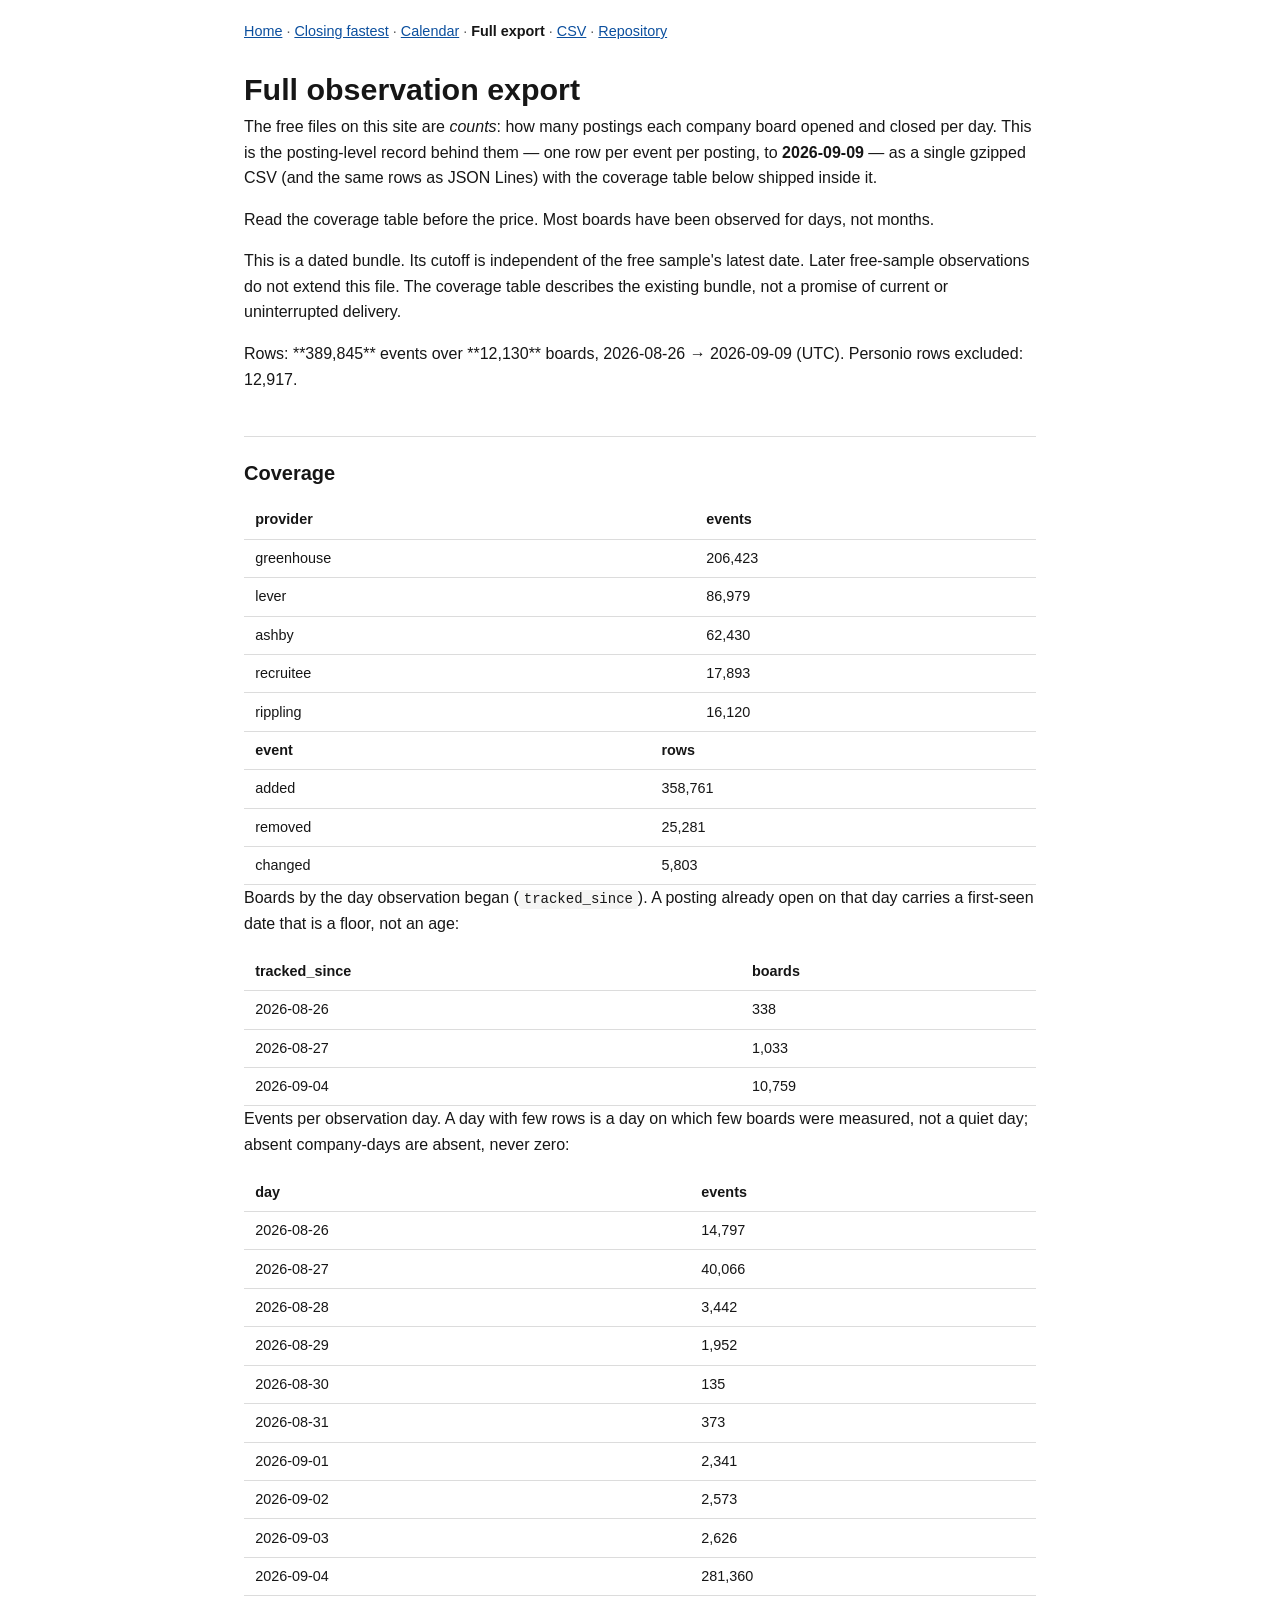
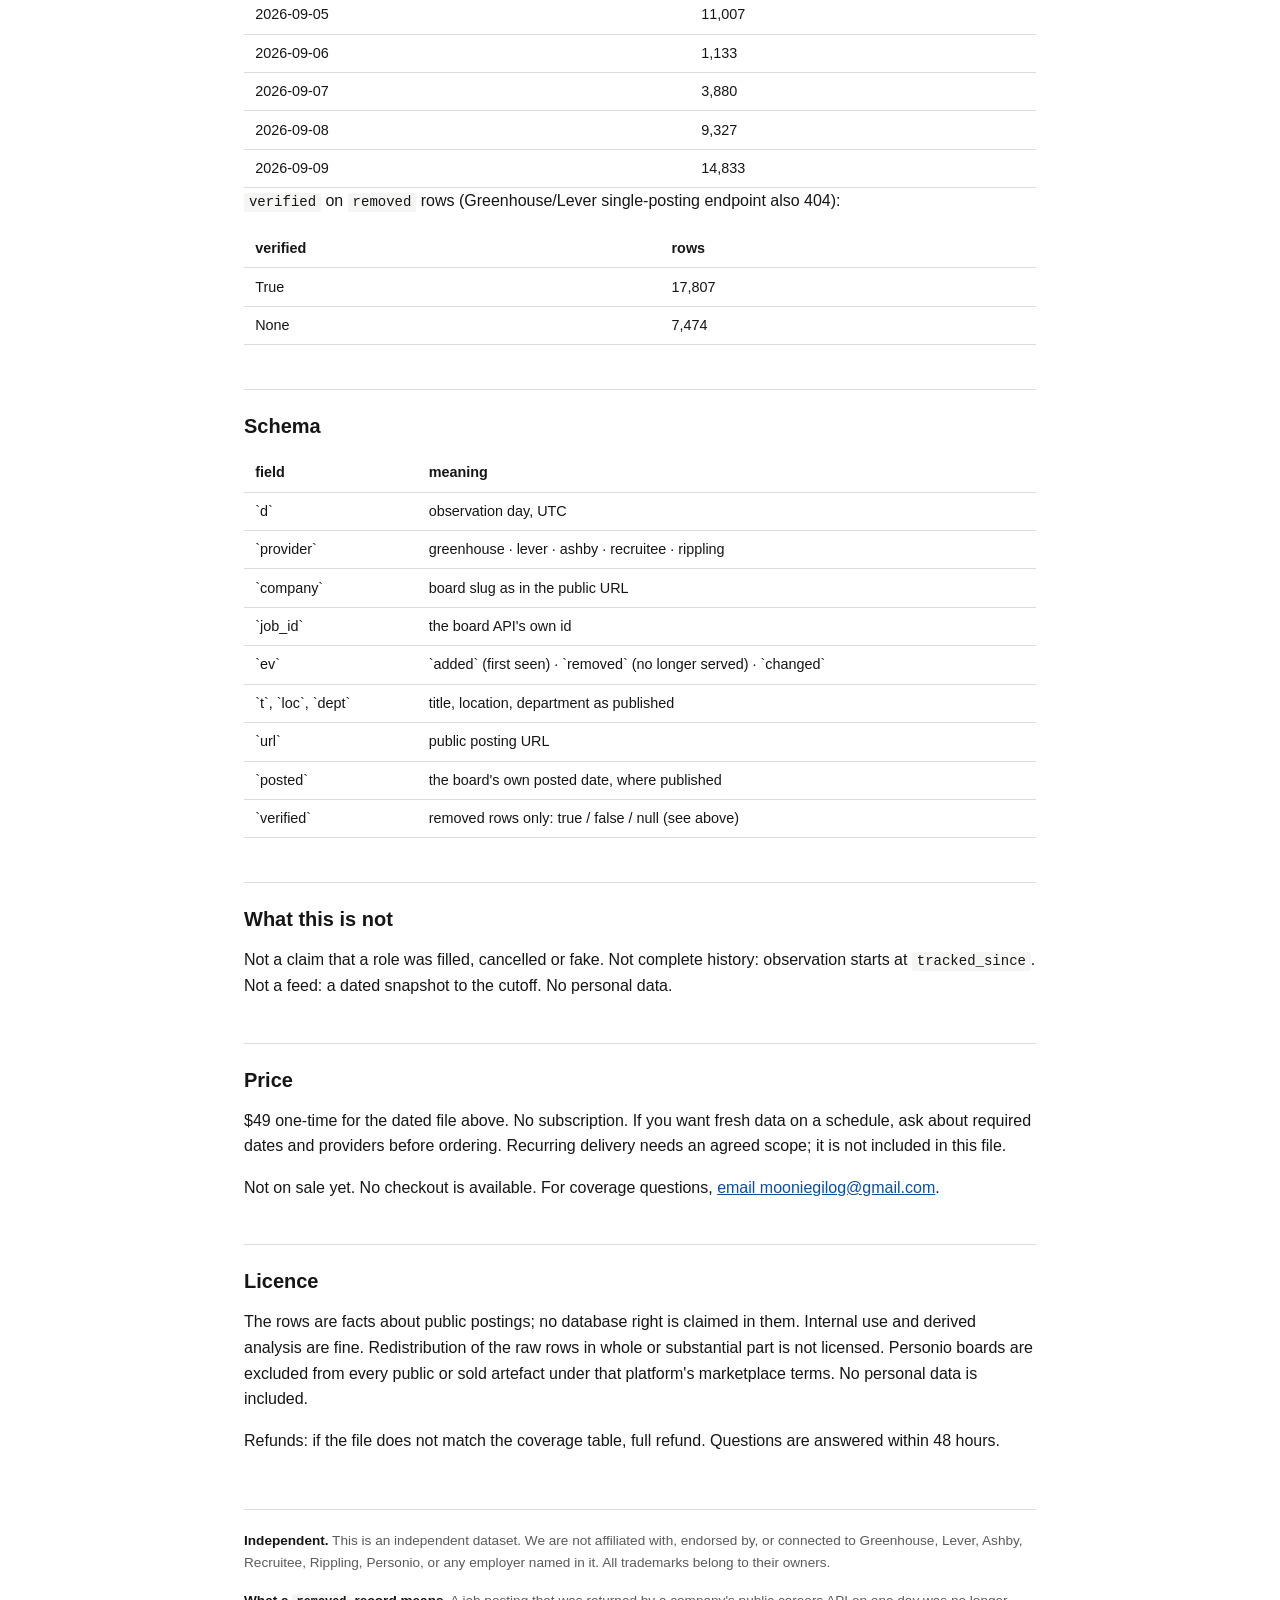
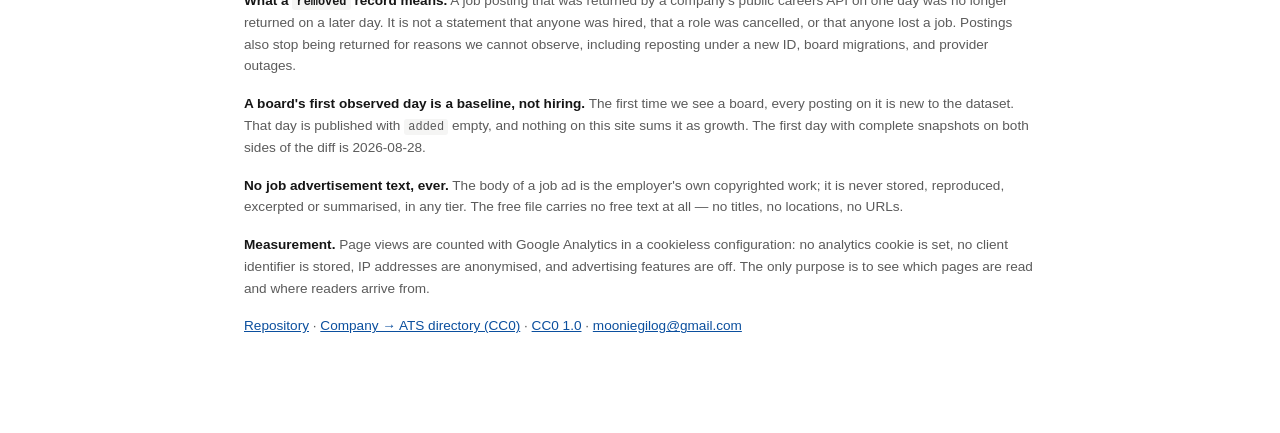
<file: docs/export.html>
<!doctype html>
<html lang="en">
<head>
<meta charset="utf-8">
<meta name="viewport" content="width=device-width, initial-scale=1">
<title>Full observation export — hiring-closures</title>
<meta name="description" content="Posting-level observation events for public ATS job boards to 2026-09-09: added, removed, changed, with the board&#x27;s own posted date. One dated file, coverage shown before the price.">
<link rel="canonical" href="https://moonie0201.github.io/hiring-closures/export.html">
<meta property="og:type" content="website">
<meta property="og:site_name" content="hiring-closures">
<meta property="og:title" content="Full observation export — hiring-closures">
<meta property="og:description" content="Posting-level observation events for public ATS job boards to 2026-09-09: added, removed, changed, with the board&#x27;s own posted date. One dated file, coverage shown before the price.">
<meta property="og:url" content="https://moonie0201.github.io/hiring-closures/export.html">
<link rel="stylesheet" href="style.css">
<script async src="https://www.googletagmanager.com/gtag/js?id=G-3G87HK9EL5"></script>
<script>
window.dataLayer = window.dataLayer || [];
function gtag(){dataLayer.push(arguments);}
gtag('js', new Date());
gtag('config', 'G-3G87HK9EL5', {
  'client_storage': 'none',
  'allow_google_signals': false,
  'allow_ad_personalization_signals': false,
  'anonymize_ip': true
});
</script>
</head>
<body>
<nav><a href="./">Home</a> · <a href="closing-fastest.html">Closing fastest</a> · <a href="calendar.html">Calendar</a> · <a href="export.html" aria-current="page">Full export</a> · <a href="https://raw.githubusercontent.com/moonie0201/hiring-closures/main/data/sample/closures-72h.csv">CSV</a> · <a href="https://github.com/moonie0201/hiring-closures">Repository</a></nav>
<h1>Full observation export</h1>
<p>The free files on this site are <em>counts</em>: how many postings each company board opened
and closed per day. This is the posting-level record behind them — one row per event per posting,
to <strong>2026-09-09</strong> — as a single gzipped CSV (and the same rows as JSON Lines) with the
coverage table below shipped inside it.</p>
<p>Read the coverage table before the price. Most boards have been observed for days, not months.</p>
<p>This is a dated bundle. Its cutoff is independent of the free sample's latest date.
Later free-sample observations do not extend this file. The coverage table describes the
existing bundle, not a promise of current or uninterrupted delivery.</p>
<p>Rows: **389,845** events over **12,130** boards, 2026-08-26 → 2026-09-09 (UTC). Personio rows excluded: 12,917.</p>
<h2>Coverage</h2>
<table><thead><tr><th>provider</th><th>events</th></tr></thead><tbody>
<tr><td>greenhouse</td><td>206,423</td></tr>
<tr><td>lever</td><td>86,979</td></tr>
<tr><td>ashby</td><td>62,430</td></tr>
<tr><td>recruitee</td><td>17,893</td></tr>
<tr><td>rippling</td><td>16,120</td></tr>
</tbody></table>
<table><thead><tr><th>event</th><th>rows</th></tr></thead><tbody>
<tr><td>added</td><td>358,761</td></tr>
<tr><td>removed</td><td>25,281</td></tr>
<tr><td>changed</td><td>5,803</td></tr>
</tbody></table>
<p>Boards by the day observation began (<code>tracked_since</code>). A posting already open on that day carries a first-seen date that is a floor, not an age:</p>
<table><thead><tr><th>tracked_since</th><th>boards</th></tr></thead><tbody>
<tr><td>2026-08-26</td><td>338</td></tr>
<tr><td>2026-08-27</td><td>1,033</td></tr>
<tr><td>2026-09-04</td><td>10,759</td></tr>
</tbody></table>
<p>Events per observation day. A day with few rows is a day on which few boards were measured, not a quiet day; absent company-days are absent, never zero:</p>
<table><thead><tr><th>day</th><th>events</th></tr></thead><tbody>
<tr><td>2026-08-26</td><td>14,797</td></tr>
<tr><td>2026-08-27</td><td>40,066</td></tr>
<tr><td>2026-08-28</td><td>3,442</td></tr>
<tr><td>2026-08-29</td><td>1,952</td></tr>
<tr><td>2026-08-30</td><td>135</td></tr>
<tr><td>2026-08-31</td><td>373</td></tr>
<tr><td>2026-09-01</td><td>2,341</td></tr>
<tr><td>2026-09-02</td><td>2,573</td></tr>
<tr><td>2026-09-03</td><td>2,626</td></tr>
<tr><td>2026-09-04</td><td>281,360</td></tr>
<tr><td>2026-09-05</td><td>11,007</td></tr>
<tr><td>2026-09-06</td><td>1,133</td></tr>
<tr><td>2026-09-07</td><td>3,880</td></tr>
<tr><td>2026-09-08</td><td>9,327</td></tr>
<tr><td>2026-09-09</td><td>14,833</td></tr>
</tbody></table>
<p><code>verified</code> on <code>removed</code> rows (Greenhouse/Lever single-posting endpoint also 404):</p>
<table><thead><tr><th>verified</th><th>rows</th></tr></thead><tbody>
<tr><td>True</td><td>17,807</td></tr>
<tr><td>None</td><td>7,474</td></tr>
</tbody></table>
<h2>Schema</h2>
<table><thead><tr><th>field</th><th>meaning</th></tr></thead><tbody>
<tr><td>`d`</td><td>observation day, UTC</td></tr>
<tr><td>`provider`</td><td>greenhouse · lever · ashby · recruitee · rippling</td></tr>
<tr><td>`company`</td><td>board slug as in the public URL</td></tr>
<tr><td>`job_id`</td><td>the board API&#x27;s own id</td></tr>
<tr><td>`ev`</td><td>`added` (first seen) · `removed` (no longer served) · `changed`</td></tr>
<tr><td>`t`, `loc`, `dept`</td><td>title, location, department as published</td></tr>
<tr><td>`url`</td><td>public posting URL</td></tr>
<tr><td>`posted`</td><td>the board&#x27;s own posted date, where published</td></tr>
<tr><td>`verified`</td><td>removed rows only: true / false / null (see above)</td></tr>
</tbody></table>
<h2>What this is not</h2>
<p>Not a claim that a role was filled, cancelled or fake. Not complete history: observation starts at <code>tracked_since</code>. Not a feed: a dated snapshot to the cutoff. No personal data.</p>
<h2>Price</h2>
<p>$49 one-time for the dated file above. No subscription. If you want fresh data on a
schedule, ask about required dates and providers before ordering. Recurring delivery needs
an agreed scope; it is not included in this file.</p>
<p class="buy">Not on sale yet. No checkout is available. For coverage questions, <a href="mailto:mooniegilog@gmail.com">email mooniegilog@gmail.com</a>.</p>
<h2>Licence</h2>
<p>The rows are facts about public postings; no database right is claimed in them. Internal use and
derived analysis are fine. Redistribution of the raw rows in whole or substantial part is not
licensed. Personio boards are excluded from every public or sold artefact under that platform's
marketplace terms. No personal data is included.</p>
<p>Refunds: if the file does not match the coverage table, full refund. Questions are answered
within 48 hours.</p>

<footer>
<div class="disclaimer">
<p><strong>Independent.</strong> This is an independent dataset. We are not affiliated with,
endorsed by, or connected to Greenhouse, Lever, Ashby, Recruitee, Rippling, Personio, or any
employer named in it. All trademarks belong to their owners.</p>
<p><strong>What a <code>removed</code> record means.</strong> A job posting that was returned
by a company's public careers API on one day was no longer returned on a later day. It is not
a statement that anyone was hired, that a role was cancelled, or that anyone lost a job.
Postings also stop being returned for reasons we cannot observe, including reposting under a
new ID, board migrations, and provider outages.</p>
<p><strong>A board's first observed day is a baseline, not hiring.</strong> The first time we
see a board, every posting on it is new to the dataset. That day is published with
<code>added</code> empty, and nothing on this site sums it as growth. The first day with
complete snapshots on both sides of the diff is 2026-08-28.</p>
<p><strong>No job advertisement text, ever.</strong> The body of a job ad is the employer's
own copyrighted work; it is never stored, reproduced, excerpted or summarised, in any tier.
The free file carries no free text at all — no titles, no locations, no URLs.</p>
<p><strong>Measurement.</strong> Page views are counted with Google Analytics in a
cookieless configuration: no analytics cookie is set, no client identifier is stored, IP
addresses are anonymised, and advertising features are off. The only purpose is to see which
pages are read and where readers arrive from.</p>
<p><a href="https://github.com/moonie0201/hiring-closures">Repository</a> ·
<a href="https://github.com/moonie0201/ats-directory">Company → ATS directory (CC0)</a> ·
<a href="https://creativecommons.org/publicdomain/zero/1.0/">CC0 1.0</a> ·
<a href="mailto:mooniegilog@gmail.com">mooniegilog@gmail.com</a></p>
</div>
</footer>
</body>
</html>
</file>
<file: docs/style.css>
:root{
  --bg:#ffffff; --fg:#161616; --muted:#5b5b5b; --line:#dcdcdc;
  --code-bg:#f5f5f4; --accent:#0b4f9e; --warn-bg:#fbf7ec; --warn-line:#d9c48a;
}
@media (prefers-color-scheme: dark){
  :root{
    --bg:#121212; --fg:#e8e8e8; --muted:#a1a1a1; --line:#333333;
    --code-bg:#1c1c1c; --accent:#7db3f0; --warn-bg:#211d13; --warn-line:#5c4d26;
  }
}
*{box-sizing:border-box}
html{-webkit-text-size-adjust:100%}
body{
  margin:0 auto; padding:1.25rem 1.25rem 5rem; max-width:52rem;
  background:var(--bg); color:var(--fg);
  font:16px/1.6 -apple-system,BlinkMacSystemFont,"Segoe UI",Roboto,Helvetica,Arial,sans-serif;
}
h1{font-size:1.9rem; line-height:1.2; margin:0 0 .4rem}
h2{font-size:1.25rem; margin:2.75rem 0 .75rem; padding-top:1.25rem; border-top:1px solid var(--line)}
h3{font-size:1rem; margin:1.75rem 0 .4rem}
h4{font-size:.9rem; margin:.75rem 0 .3rem; color:var(--muted)}
p,ul,ol{margin:0 0 1rem}
ul,ol{padding-left:1.3rem}
li{margin:.3rem 0}
a{color:var(--accent)}
nav{font-size:.9rem; margin:0 0 1.75rem; color:var(--muted)}
nav a[aria-current]{color:var(--fg); font-weight:600; text-decoration:none}
.lede{font-size:1.05rem; color:var(--fg); margin-bottom:1.25rem}
.muted{color:var(--muted)}
.small{font-size:.875rem}
.n{text-align:right; font-variant-numeric:tabular-nums}
code,pre{font-family:ui-monospace,SFMono-Regular,Menlo,Consolas,"Liberation Mono",monospace}
code{background:var(--code-bg); padding:.1em .35em; border-radius:3px; font-size:.875em}
pre{background:var(--code-bg); padding:.85rem 1rem; border-radius:5px; overflow-x:auto; font-size:.8125rem; line-height:1.5; margin:0 0 1rem}
pre code{background:none; padding:0; font-size:1em}
.tw{overflow-x:auto; margin:0 0 1.25rem}
table{border-collapse:collapse; width:100%; font-size:.9rem}
th,td{text-align:left; padding:.45rem .7rem; border-bottom:1px solid var(--line); vertical-align:top}
th{font-weight:600; white-space:nowrap}
td:first-child{white-space:nowrap}
.note{background:var(--warn-bg); border:1px solid var(--warn-line); border-radius:5px; padding:1rem 1.1rem; margin:0 0 1.5rem}
.note p:last-child{margin-bottom:0}
.price{font-size:1.5rem; font-weight:600; white-space:nowrap}
.cta{margin:1.5rem 0 2rem}
.cta a{display:inline-block; margin:0 1.25rem .5rem 0; font-weight:600}
.stats{border:1px solid var(--line); border-radius:6px; padding:1rem 1.1rem; margin:0 0 1.5rem}
.stats p{margin:0 0 .5rem}
.stats p:last-child{margin:.5rem 0 0}
.stats dl{display:grid; grid-template-columns:repeat(auto-fit,minmax(7.5rem,1fr)); gap:.75rem; margin:0}
.stats dt{font-size:.8rem; color:var(--muted)}
.stats dd{margin:0; font-size:1.7rem; font-weight:600; line-height:1.2; font-variant-numeric:tabular-nums}
.cal{display:grid; grid-template-columns:repeat(7,minmax(0,1fr)); gap:3px; margin:0 0 1.5rem; font-size:.8rem; line-height:1.35}
.cal>*{min-height:4.6rem; padding:.35rem .45rem; border:1px solid var(--line); border-radius:4px}
.cal .wd{min-height:0; border:0; padding:.1rem .45rem; color:var(--muted); font-weight:600}
.cal .off{border:0}
.cal .none{color:var(--muted)}
.cal b{display:block}
.cal span{display:block; font-variant-numeric:tabular-nums}
.cal .day{text-decoration:none; color:var(--fg); background:var(--code-bg)}
.cal a.day:hover{border-color:var(--accent)}
.two{display:grid; grid-template-columns:repeat(2,minmax(0,1fr)); gap:1.5rem}
.two table{font-size:.85rem}
@media (max-width:44rem){
  .cal{font-size:.62rem; gap:2px}
  .cal>*{min-height:3.6rem; padding:.2rem .25rem}
  .two{grid-template-columns:minmax(0,1fr)}
}
footer{margin-top:3.5rem; padding-top:1.25rem; border-top:1px solid var(--line); font-size:.85rem; color:var(--muted)}
footer strong{color:var(--fg)}
</file>
